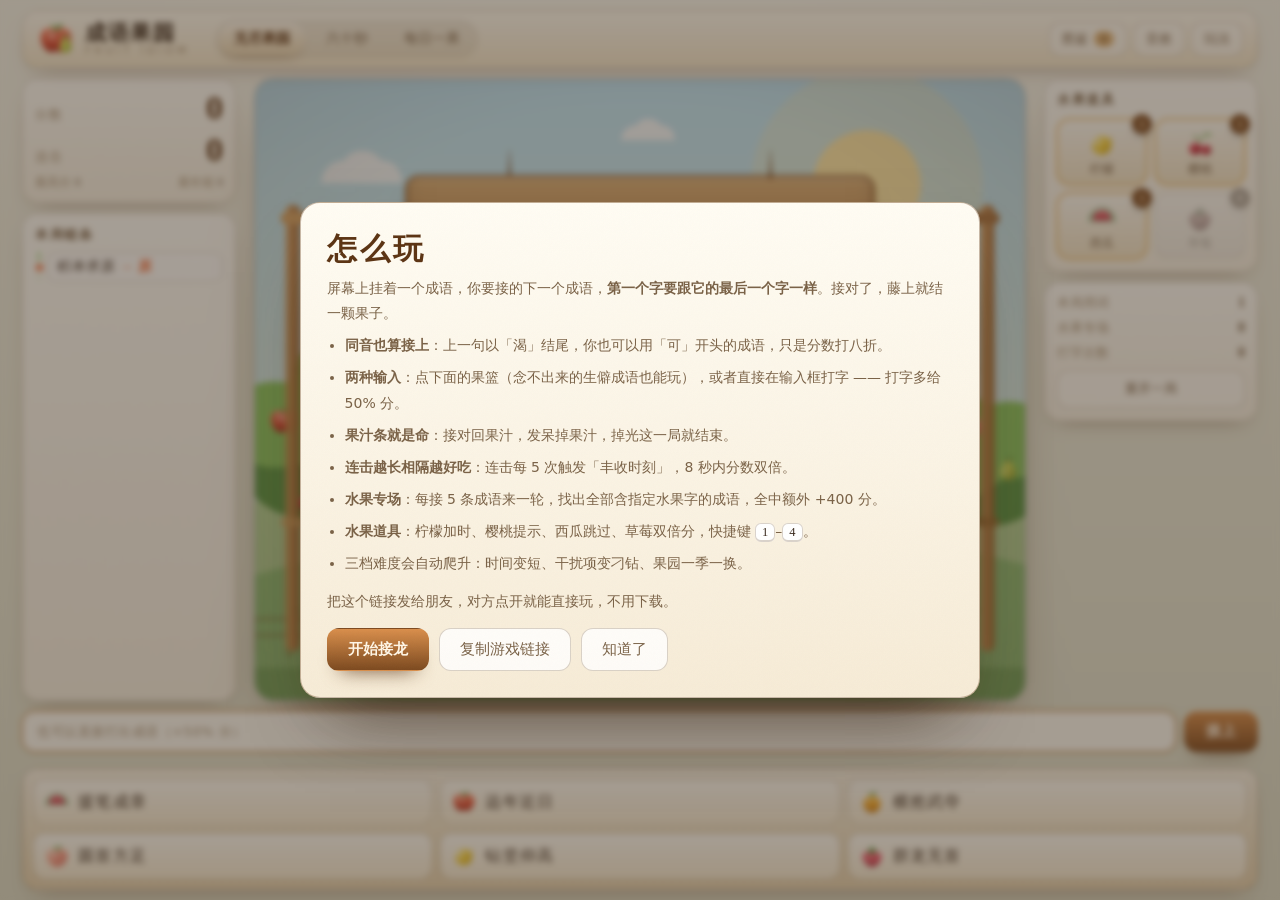
<file: index.html>
<!DOCTYPE html>
<html lang="zh-CN">
<head>
<meta charset="utf-8">
<meta name="viewport" content="width=device-width, initial-scale=1, viewport-fit=cover">
<title>成语果园 · 水果版成语接龙</title>
<meta name="theme-color" content="#f4e6c9">
<meta name="description" content="接对一个成语，藤上就结一颗果子。点开就能玩，不用下载、不用登录，手机电脑都行。">
<meta name="format-detection" content="telephone=no,email=no,address=no">
<meta name="apple-mobile-web-app-capable" content="yes">
<meta name="mobile-web-app-capable" content="yes">
<meta name="apple-mobile-web-app-title" content="成语果园">
<meta property="og:type" content="website">
<meta property="og:title" content="成语果园 · 水果版成语接龙">
<meta property="og:description" content="接对一个成语，藤上就结一颗果子。点开就能玩。">
<meta property="og:image" content="https://liaoli-hero.github.io/idiom-orchard/icon.png">
<meta property="og:url" content="https://liaoli-hero.github.io/idiom-orchard/">
<link rel="icon" href="data:image/svg+xml,%3Csvg xmlns='http://www.w3.org/2000/svg' viewBox='0 0 100 100'%3E%3Cpath d='M50 30c-8-11-31-13-38 4-8 20 6 44 20 50 6 3 11-2 18-2s12 5 18 2c14-6 28-30 20-50-7-17-30-15-38-4z' fill='%23e4543a'/%3E%3Cpath d='M50 26c1-9 7-15 17-16-1 10-7 16-17 16z' fill='%235c9c3f'/%3E%3Cpath d='M50 30c0-6 1-9 3-13' stroke='%237d4a20' stroke-width='3.4' fill='none' stroke-linecap='round'/%3E%3C/svg%3E">
<link rel="apple-touch-icon" href="./icon.png">
<style>
/* 成语果园 · 样式
   风格：手绘果园木牌 + 藤蔓生长（暖奶油纸 + 木色 + 果实高饱和点缀）
*/
:root {
  --paper: #fdf5e3;
  --paper-2: #f4e6c9;
  --paper-3: #ead7b4;
  --ink: #3a2a1d;
  --ink-soft: #7a6247;
  --ink-faint: #a89275;
  --wood: #c1854a;
  --wood-dark: #7d4a20;
  --wood-deep: #5c3414;
  --wood-light: #e0b478;
  --gold: #e8a63c;
  --juice: #f2703e;
  --juice-warn: #e0483f;
  --line: rgba(122, 98, 71, .28);
  --shadow-soft: 0 10px 22px -14px rgba(92, 52, 20, .6);
  --shadow-deep: 0 26px 46px -24px rgba(92, 52, 20, .7);
  --ease: cubic-bezier(.16, 1, .3, 1);
  --ease-soft: cubic-bezier(.4, 0, .2, 1);
  --font-hand: "Kaiti SC", "STKaiti", "KaiTi", "楷体", "Songti SC", "SimSun", serif;
  --font-ui: "PingFang SC", "Hiragino Sans GB", "Microsoft YaHei", "Source Han Sans SC", "Noto Sans SC", system-ui, -apple-system, "Segoe UI", sans-serif;
  --font-num: Georgia, "Times New Roman", "Songti SC", serif;
  --noise: url("data:image/svg+xml,%3Csvg xmlns='http://www.w3.org/2000/svg' width='140' height='140'%3E%3Cfilter id='n'%3E%3CfeTurbulence type='fractalNoise' baseFrequency='.85' numOctaves='2' stitchTiles='stitch'/%3E%3C/filter%3E%3Crect width='140' height='140' filter='url(%23n)' opacity='.5'/%3E%3C/svg%3E");
}

/* 四季：只换环境色，水果保持可识别的原色 */
body.season-spring {
  --sky: url(#g-sky-spring);
  --sky-fallback: #cfe9f5;
  --sun: #ffe9a8;
  --hill-far: #b8d99a;
  --hill-mid: #93c67a;
  --ground: #7ab063;
  --leaf-1: #8ccb62;
  --leaf-2: #5a9a45;
  --season-accent: #ffb6c9;
}
body.season-summer {
  --sky-fallback: #a9dcf2;
  --sun: #fff1b0;
  --hill-far: #9fd27f;
  --hill-mid: #74b45c;
  --ground: #5f9c4c;
  --leaf-1: #6fbb4b;
  --leaf-2: #3f8034;
  --season-accent: #9be07a;
}
body.season-autumn {
  --sky-fallback: #bcd8ec;
  --sun: #ffe0a0;
  --hill-far: #d6d59c;
  --hill-mid: #a6ba74;
  --ground: #8a9e58;
  --leaf-1: #e8a94d;
  --leaf-2: #cb7429;
  --season-accent: #ffca6a;
}
body.season-winter {
  --sky-fallback: #d7e6f2;
  --sun: #f4f7fb;
  --hill-far: #dbe7f0;
  --hill-mid: #c3d5e3;
  --ground: #b8cbd9;
  --leaf-1: #9fc2b4;
  --leaf-2: #6f9a8c;
  --season-accent: #bcd8ee;
}

* { box-sizing: border-box; }
html, body { height: 100%; }
html { overflow-x: hidden; overflow-x: clip; }
body {
  margin: 0;
  font-family: var(--font-ui);
  color: var(--ink);
  background: #eceadd;
  background-image:
    radial-gradient(120% 80% at 50% -10%, #fbfaf1 0%, rgba(251, 250, 241, 0) 60%),
    linear-gradient(180deg, #f3f2e6, #e6e6d4 62%, #dcdcc8);
  overflow: hidden;
  overflow-x: hidden;
  overflow-x: clip;
  touch-action: manipulation;
  overscroll-behavior-y: none;
  -webkit-font-smoothing: antialiased;
  -webkit-tap-highlight-color: transparent;
}
button, .tag, .item, .mode, .tool, .sign, .basket, .items, .stage { -webkit-touch-callout: none; user-select: none; }
.typerow input, .book-search { -webkit-user-select: text; user-select: text; }
button, input { font: inherit; color: inherit; }
button { cursor: pointer; }
h3 { margin: 0; font-size: 13px; font-weight: 700; letter-spacing: .12em; color: var(--ink-soft); }

/* ---------- 布局 ---------- */
.app {
  height: 100vh;
  height: 100dvh; /* 老内核不认 dvh 时用上一行 vh 兜底 */
  display: grid;
  grid-template-rows: auto minmax(0, 1fr) auto;
  gap: 10px;
  padding: 10px clamp(10px, 2vw, 22px) calc(10px + env(safe-area-inset-bottom));
  max-width: 1440px;
  width: 100%;
  margin: 0 auto;
}

.topbar {
  display: flex;
  align-items: center;
  gap: clamp(10px, 2vw, 26px);
  padding: 8px 14px;
  border-radius: 16px;
  background: linear-gradient(180deg, rgba(255, 252, 243, .92), rgba(244, 230, 201, .92));
  border: 1px solid var(--line);
  box-shadow: var(--shadow-soft);
  position: relative;
  z-index: 5;
}
.brand { display: flex; align-items: center; gap: 10px; min-width: 0; }
.brand-mark { width: 38px; height: 38px; flex: none; display: grid; place-items: center; }
.brand-mark svg { width: 100%; height: 100%; }
.brand-text { display: flex; flex-direction: column; line-height: 1.05; }
.brand-text b { font-family: var(--font-hand); font-size: 21px; letter-spacing: .08em; }
.brand-text i { font-style: normal; font-size: 10.5px; letter-spacing: .34em; color: var(--ink-faint); }

.modes { display: flex; gap: 6px; padding: 4px; border-radius: 999px; background: rgba(122, 98, 71, .1); }
.mode {
  border: 0; background: transparent; padding: 7px 15px; border-radius: 999px;
  font-size: 13.5px; color: var(--ink-soft); transition: background .25s var(--ease), color .25s var(--ease), transform .25s var(--ease);
}
.mode:hover { color: var(--ink); }
.mode[aria-selected="true"] {
  background: linear-gradient(180deg, #fff8ea, var(--paper-3));
  color: var(--wood-deep);
  box-shadow: 0 6px 12px -8px rgba(92, 52, 20, .8), inset 0 1px 0 #fff;
  font-weight: 700;
}
.tools { margin-left: auto; display: flex; gap: 6px; }
.tool {
  border: 1px solid var(--line); background: rgba(255, 253, 246, .7);
  border-radius: 11px; padding: 7px 12px; font-size: 13px; color: var(--ink-soft);
  transition: transform .2s var(--ease), background .2s var(--ease);
}
.tool:hover { transform: translateY(-2px); background: #fffdf6; }
.tool .badge {
  margin-left: 6px; font-family: var(--font-num); font-size: 12px;
  background: var(--wood-light); color: #4a2b0d; border-radius: 999px; padding: 1px 7px;
}
.tool[aria-pressed="false"] { opacity: .55; text-decoration: line-through; }

.board {
  display: grid;
  grid-template-columns: 214px minmax(0, 1fr) 214px;
  gap: clamp(8px, 1.4vw, 18px);
  min-height: 0;
}
.rail { display: flex; flex-direction: column; gap: 10px; min-height: 0; }
.panel {
  background: linear-gradient(180deg, rgba(255, 254, 249, .96), rgba(247, 241, 227, .96));
  border: 1px solid var(--line);
  border-radius: 16px;
  padding: 12px;
  box-shadow: var(--shadow-soft);
  position: relative;
}
.panel::after {
  content: ""; position: absolute; inset: 0; border-radius: inherit;
  background-image: var(--noise); opacity: .035; pointer-events: none;
}

/* 数字与统计 */
.stat-panel { display: flex; flex-direction: column; gap: 8px; }
.stat { display: flex; align-items: baseline; justify-content: space-between; gap: 6px; }
.stat > span { font-size: 12.5px; color: var(--ink-faint); letter-spacing: .1em; }
.stat > b {
  font-family: var(--font-num); font-size: clamp(26px, 3vw, 34px); line-height: 1;
  color: var(--wood-deep); font-variant-numeric: tabular-nums;
}
.stat > b.pulse { animation: numPulse .5s var(--ease); }
.combo-wrap { position: relative; }
.combo-wrap.hot > b { color: var(--juice); text-shadow: 0 0 18px rgba(242, 112, 62, .5); }
.stat-line { display: flex; justify-content: space-between; font-size: 11.5px; color: var(--ink-faint); }
.stat-line i { font-style: normal; font-family: var(--font-num); color: var(--ink-soft); }

.chain-panel { flex: 1; min-height: 0; display: flex; flex-direction: column; gap: 8px; }
.chain { list-style: none; margin: 0; padding: 0 0 0 12px; overflow-y: auto; display: flex; flex-direction: column; gap: 6px; position: relative; }
.chain::before {
  content: ""; position: absolute; left: 3px; top: 0; bottom: 0; width: 2px;
  background: linear-gradient(180deg, var(--leaf-1), rgba(140, 203, 98, .1));
}
.chain li {
  position: relative; font-family: var(--font-hand); font-size: 14px; letter-spacing: .04em;
  background: rgba(255, 255, 255, .6); border: 1px solid var(--line); border-radius: 9px;
  padding: 5px 9px; animation: chipIn .45s var(--ease) backwards;
}
.chain li::before {
  content: ""; position: absolute; left: -12px; top: 50%; width: 7px; height: 7px; margin-top: -3.5px;
  border-radius: 50%; background: var(--juice); box-shadow: 0 0 0 2px rgba(255, 255, 255, .8);
}
.chain li em { font-style: normal; color: var(--juice); font-weight: 700; }
.chain li.homo em { color: #a9791f; }
.chain li.fresh { animation: chipIn .45s var(--ease), chipGlow 1.1s var(--ease); }

/* ---------- 舞台 ---------- */
.stage {
  position: relative;
  border-radius: 20px;
  overflow: hidden;
  border: 1px solid rgba(92, 52, 20, .3);
  box-shadow: var(--shadow-deep), inset 0 1px 0 rgba(255, 255, 255, .6);
  min-height: 0;
  background: var(--sky-fallback);
}
.scenery, .scenery svg { position: absolute; top: 0; left: 0; right: 0; bottom: 0; inset: 0; width: 100%; height: 100%; }
.fx { position: absolute; top: 0; left: 0; right: 0; bottom: 0; inset: 0; width: 100%; height: 100%; pointer-events: none; z-index: 6; }
.floaties { position: absolute; inset: 0; pointer-events: none; z-index: 7; overflow: hidden; }
body.season-spring .sky { fill: url(#g-sky-spring); }
body.season-summer .sky { fill: url(#g-sky-summer); }
body.season-autumn .sky { fill: url(#g-sky-autumn); }
body.season-winter .sky { fill: url(#g-sky-winter); }
.cloud { animation: drift 46s linear infinite; }
.cloud-b { animation-duration: 68s; animation-delay: -12s; }
.cloud-c { animation-duration: 84s; animation-delay: -30s; }
.sun-glow { animation: breathe 7s ease-in-out infinite; }
.tree .canopy { transform-origin: 0 -140px; animation: sway 6.5s ease-in-out infinite; }
.tree-right .canopy { animation-duration: 8.5s; animation-delay: -2s; }
.tree-fruit { animation: sway 6.5s ease-in-out infinite; }

/* 藤蔓层 */
.vine-layer { position: absolute; inset: 0; width: 100%; height: 100%; z-index: 3; overflow: visible; }
.vine-halo { fill: none; stroke: #3f6f2c; stroke-width: 6.5; stroke-linecap: round; opacity: .3; }
.vine-seg { fill: none; stroke: #6dbd45; stroke-width: 3.6; stroke-linecap: round; }
.vine-seg.wet { stroke-dasharray: 110; stroke-dashoffset: 110; animation: draw 0.46s var(--ease) forwards; }
.vine-halo.wet { stroke-dasharray: 110; stroke-dashoffset: 110; animation: draw 0.46s var(--ease) forwards; }
.vine-fruit { animation: fruitPop .6s var(--ease) backwards; transform-box: fill-box; transform-origin: center; }
.vine-leaf { opacity: .95; }

/* 木牌 */
.sign {
  position: absolute; left: 50%; top: 15.5%; transform: translateX(-50%);
  width: min(74%, 470px);
  z-index: 5;
  animation: signSway 7s ease-in-out infinite;
}
.sign::before, .sign::after {
  content: ""; position: absolute; top: -26px; width: 2.5px; height: 30px;
  background: linear-gradient(180deg, rgba(92, 52, 20, .1), var(--wood-dark));
  transform-origin: top center;
}
.sign::before { left: 22%; }
.sign::after { right: 22%; }
.sign-board {
  position: relative;
  border-radius: 14px;
  padding: clamp(14px, 2.4vw, 22px) clamp(16px, 2.6vw, 26px);
  background:
    repeating-linear-gradient(92deg, rgba(255, 255, 255, .07) 0 2px, rgba(92, 52, 20, .07) 2px 5px),
    linear-gradient(180deg, var(--wood-light), var(--wood) 55%, #a4682f);
  border: 2px solid #8a5626;
  box-shadow: 0 18px 30px -18px rgba(60, 30, 5, .85), inset 0 2px 0 rgba(255, 255, 255, .35), inset 0 -6px 14px rgba(92, 52, 20, .35);
}
.sign-board::after {
  content: ""; position: absolute; inset: 6px; border-radius: 9px; border: 1px dashed rgba(255, 255, 255, .22); pointer-events: none;
}
.sign-word {
  font-family: var(--font-hand);
  font-size: clamp(30px, 5.4vw, 54px);
  letter-spacing: .12em;
  color: #43301a;
  text-align: center;
  text-shadow: 0 1px 0 rgba(255, 255, 255, .45), 0 -1px 0 rgba(0, 0, 0, .12);
  white-space: nowrap;
  overflow: hidden;
  text-overflow: ellipsis;
}
.sign.fruit .sign-word { white-space: normal; }
.sign.fruit .sign-board { padding: clamp(12px, 2vw, 18px) clamp(12px, 2vw, 20px); }
.sign.fruit .sign-note { display: none; }
.sign-note {
  margin-top: 6px; text-align: center; font-size: 12.5px; letter-spacing: .1em;
  color: rgba(67, 48, 26, .72);
}
.sign.flash-ok { animation: signOk .5s var(--ease); }
.sign.flash-bad { animation: signBad .42s var(--ease); }

/* 接龙字徽章 */
.chain-char {
  position: absolute; right: -12px; bottom: -26px;
  display: flex; align-items: center; gap: 6px;
  padding: 6px 12px 6px 10px;
  border-radius: 999px;
  background: linear-gradient(180deg, #fff7e6, #f3dfba);
  border: 1.5px solid rgba(92, 52, 20, .4);
  box-shadow: 0 10px 18px -12px rgba(60, 30, 5, .9);
}
.chain-char::before {
  content: ""; width: 22px; height: 22px; flex: none; border-radius: 50%;
  background: radial-gradient(circle at 32% 28%, #ffd9a3, var(--gold) 60%, #c1761a);
  box-shadow: inset 0 -2px 3px rgba(122, 60, 0, .5);
}
.cc-char { font-family: var(--font-hand); font-size: 25px; line-height: 1; color: var(--wood-deep); }
.cc-py { font-family: var(--font-num); font-size: 12px; color: var(--ink-faint); letter-spacing: .04em; }
.chain-char.bump { animation: ccBump .45s var(--ease); }

/* 果汁条 */
.hud {
  position: absolute; left: 50%; transform: translateX(-50%);
  bottom: 14px; width: min(76%, 540px); z-index: 5;
  display: flex; align-items: center; gap: 10px;
}
.juice {
  position: relative; flex: 1; height: 26px; border-radius: 999px;
  background: rgba(255, 252, 244, .82);
  border: 1.5px solid rgba(92, 52, 20, .38);
  box-shadow: inset 0 2px 5px rgba(92, 52, 20, .22);
  overflow: hidden;
}
.juice-fill {
  position: absolute; top: 0; bottom: 0; left: 0; inset: 0 auto 0 0; width: 100%;
  background: linear-gradient(180deg, #ffc06a, var(--juice) 55%, #d84f26);
  border-radius: 999px;
  transition: width .28s linear, background .4s var(--ease);
}
.juice-fill::after {
  content: ""; position: absolute; inset: 3px 6px auto 8px; height: 5px; border-radius: 999px;
  background: rgba(255, 255, 255, .42);
}
.juice.low .juice-fill { background: linear-gradient(180deg, #ff8a6b, var(--juice-warn) 60%, #9e2118); }
.juice.low { animation: lowPulse 0.9s ease-in-out infinite; }
.juice-text {
  position: absolute; right: 10px; top: 50%; transform: translateY(-50%);
  font-size: 11.5px; letter-spacing: .16em; color: rgba(60, 30, 5, .68);
  font-variant-numeric: tabular-nums;
}

/* 舞台上的浮字与横幅 */
.float {
  position: absolute; font-family: var(--font-num); font-weight: 700;
  color: #fff6e2; text-shadow: 0 2px 0 rgba(140, 60, 10, .65), 0 0 22px rgba(255, 190, 90, .8);
  pointer-events: none; animation: floatUp 1.1s var(--ease) forwards;
}
.float small { font-size: .5em; letter-spacing: .1em; margin-left: .35em; font-family: var(--font-ui); }

.toast {
  position: absolute; left: 50%; bottom: 56px; transform: translateX(-50%) translateY(10px);
  background: rgba(58, 42, 29, .9); color: #fff4e0; font-size: 13px; letter-spacing: .06em;
  padding: 8px 15px; border-radius: 11px; opacity: 0; pointer-events: none; z-index: 8;
  transition: opacity .3s var(--ease), transform .3s var(--ease);
  max-width: 86%; text-align: center;
}
.toast.on { opacity: 1; transform: translateX(-50%) translateY(0); }
.toast.bad { background: rgba(150, 40, 30, .92); }
.toast.good { background: rgba(70, 110, 40, .92); }

.banner {
  position: absolute; left: 50%; top: 5px; transform: translate(-50%, -130%) rotate(-2deg);
  z-index: 9; padding: 9px 22px; border-radius: 0 0 14px 14px;
  background: linear-gradient(180deg, #fff3d6, var(--gold));
  border: 2px solid #b47a18;
  font-family: var(--font-hand); font-size: 19px; letter-spacing: .16em; color: #5a3a08;
  box-shadow: 0 14px 24px -16px rgba(60, 30, 5, .9);
  transition: transform .5s var(--ease);
  max-width: 84%; text-align: center;
}
.banner.on { transform: translate(-50%, 0) rotate(-2deg); }

/* 水果专场 */
.stage.fruit-mode { background: linear-gradient(180deg, #ffe9c2, #ffd39a); }
.stage.fruit-mode .scenery { opacity: .58; filter: saturate(.5) brightness(1.06); }
.stage.fruit-mode .vine-layer { opacity: .8; }
.fruit-hero { display: flex; align-items: center; gap: 14px; justify-content: center; }
.fruit-hero > svg { width: clamp(50px, 9vw, 82px); height: clamp(50px, 9vw, 82px); flex: none; animation: heroBob 2.4s ease-in-out infinite; }
.fruit-hero .hero-text { text-align: left; }
.fruit-hero .hero-title { display: block; font-family: var(--font-hand); font-size: clamp(19px, 2.9vw, 27px); color: var(--wood-deep); line-height: 1.25; }
.fruit-hero .hero-sub { font-size: 12.5px; color: var(--ink-soft); letter-spacing: .08em; margin-top: 4px; }
.dots { display: inline-flex; gap: 5px; margin-left: 8px; vertical-align: middle; }
.dots i { width: 9px; height: 9px; border-radius: 50%; background: rgba(92, 52, 20, .22); }
.dots i.on { background: var(--juice); box-shadow: 0 0 0 2px rgba(255, 255, 255, .7); }

/* ---------- 道具 ---------- */
.items-panel { display: flex; flex-direction: column; gap: 10px; }
.items { display: grid; grid-template-columns: 1fr 1fr; gap: 8px; }
.item {
  position: relative; display: flex; flex-direction: column; align-items: center; gap: 3px;
  padding: 9px 4px 7px; border-radius: 13px; border: 1px solid var(--line);
  background: linear-gradient(180deg, #fffdf6, #f3e5c8);
  transition: transform .22s var(--ease), box-shadow .22s var(--ease), filter .22s var(--ease);
}
.item:hover:not(:disabled) { transform: translateY(-3px); box-shadow: 0 12px 18px -14px rgba(92, 52, 20, .9); }
.item:disabled { filter: grayscale(.75) opacity(.5); cursor: not-allowed; }
.item svg { width: 30px; height: 30px; }
.item span { font-size: 11.5px; color: var(--ink-soft); letter-spacing: .04em; }
.item b {
  position: absolute; top: -6px; right: -6px; min-width: 20px; height: 20px; padding: 0 5px;
  border-radius: 999px; background: var(--wood-dark); color: #ffeccd;
  font-family: var(--font-num); font-size: 12px; display: grid; place-items: center;
  box-shadow: 0 4px 8px -4px rgba(0, 0, 0, .6);
}
.item.ready { border-color: rgba(232, 166, 60, .9); box-shadow: 0 0 0 2px rgba(232, 166, 60, .25); }

.mini-panel { display: flex; flex-direction: column; gap: 8px; }
.mini-row { display: flex; justify-content: space-between; font-size: 12.5px; color: var(--ink-faint); }
.mini-row b { font-family: var(--font-num); color: var(--ink-soft); font-size: 14px; }
.btn-ghost {
  border: 1px solid var(--line); background: rgba(255, 253, 246, .8); border-radius: 11px;
  padding: 9px; font-size: 13px; color: var(--ink-soft);
  transition: transform .2s var(--ease), background .2s var(--ease);
}
.btn-ghost:hover { transform: translateY(-2px); background: #fffdf6; color: var(--ink); }

/* ---------- 底部：打字 + 果篮 ---------- */
.console { display: flex; flex-direction: column; gap: 8px; position: relative; z-index: 5; }
.typerow { display: flex; gap: 8px; position: relative; align-items: center; }
.typerow input {
  flex: 1; min-width: 0; border: 1.5px solid var(--line); border-radius: 13px;
  padding: 11px 14px; background: rgba(255, 253, 246, .94); font-size: 15px;
  font-family: var(--font-hand); letter-spacing: .06em; outline: none;
  transition: border-color .2s var(--ease), box-shadow .2s var(--ease);
}
.typerow input:focus { border-color: var(--wood); box-shadow: 0 0 0 3px rgba(193, 133, 74, .18); }
.typerow input::placeholder { color: var(--ink-faint); font-family: var(--font-ui); font-size: 13px; letter-spacing: .04em; }
.btn-go {
  border: 0; border-radius: 13px; padding: 11px 22px; font-size: 15px; font-weight: 700;
  color: #fff6e6; background: linear-gradient(180deg, #d98f4c, var(--wood-dark));
  box-shadow: 0 10px 18px -12px rgba(92, 52, 20, .95), inset 0 1px 0 rgba(255, 255, 255, .3);
  transition: transform .18s var(--ease), filter .18s var(--ease);
}
.btn-go:hover { transform: translateY(-2px); filter: brightness(1.06); }
.btn-go:active { transform: translateY(1px) scale(.99); }
.suggest {
  position: absolute; left: 0; right: 92px; bottom: calc(100% + 8px);
  background: rgba(255, 253, 246, .98); border: 1px solid var(--line); border-radius: 13px;
  box-shadow: var(--shadow-deep); padding: 6px; z-index: 12; max-height: 232px; overflow: auto;
}
.suggest button {
  display: flex; width: 100%; gap: 10px; align-items: baseline; justify-content: space-between;
  border: 0; background: transparent; padding: 8px 10px; border-radius: 9px;
  font-family: var(--font-hand); font-size: 16px; letter-spacing: .06em; text-align: left;
}
.suggest button:hover, .suggest button.sel { background: rgba(193, 133, 74, .16); }
.suggest small { font-family: var(--font-num); font-size: 11px; color: var(--ink-faint); }
.suggest .sug-ok { color: var(--leaf-2); }

.basket {
  display: grid; grid-template-columns: repeat(3, minmax(0, 1fr)); gap: 8px;
  padding: 10px; border-radius: 16px;
  background:
    repeating-linear-gradient(90deg, rgba(92, 52, 20, .08) 0 2px, rgba(92, 52, 20, .02) 2px 9px),
    linear-gradient(180deg, rgba(255, 250, 236, .96), rgba(233, 214, 178, .96));
  border: 1px solid rgba(92, 52, 20, .3);
  box-shadow: inset 0 1px 0 rgba(255, 255, 255, .7), var(--shadow-soft);
}
.tag {
  position: relative; display: flex; align-items: center; gap: 8px;
  border: 1px solid var(--line); border-radius: 12px; padding: 9px 10px;
  background: linear-gradient(180deg, #fffdf6, #f7ecd4);
  font-family: var(--font-hand); font-size: 16px; letter-spacing: .08em; color: var(--ink);
  transition: transform .18s var(--ease), box-shadow .22s var(--ease), background .22s var(--ease);
  text-align: left; overflow: hidden;
}
.tag svg { width: 26px; height: 26px; flex: none; transition: transform .3s var(--ease); }
.tag:hover { transform: translateY(-3px); box-shadow: 0 14px 20px -14px rgba(92, 52, 20, .9); background: #fffef9; }
.tag:hover svg { transform: scale(1.12) rotate(-6deg); }
.tag:active { transform: translateY(0) scale(.99); }
.tag.hint { box-shadow: 0 0 0 2.5px rgba(232, 166, 60, .85), 0 10px 18px -12px rgba(232, 166, 60, .9); }
.tag.hint::after {
  content: "可以接"; position: absolute; top: 4px; right: 6px; font-family: var(--font-ui);
  font-size: 10px; color: #a9791f; letter-spacing: .04em;
}
.tag.used { opacity: .45; }
.tag.picked { animation: tagGo .42s var(--ease) forwards; }
.tag.wrongpick { animation: shake .42s var(--ease); background: #ffe6e2; border-color: #d8574a; }
.tag.correct { animation: tagOk .5s var(--ease); background: #eaf7dd; border-color: #6aa84f; }
.tag[disabled] { cursor: default; }

.fruitbar { display: flex; flex-direction: column; gap: 8px; }
.fruitbar .mini-row {
  justify-content: center; font-size: 13px; font-weight: 600; letter-spacing: .06em; color: #5a3a08;
  background: linear-gradient(180deg, #fff3d6, #f0d79b);
  border: 1.5px solid #c79a4a; border-radius: 12px; padding: 7px 12px;
  box-shadow: 0 8px 14px -12px rgba(92, 52, 20, .9);
}
.fruitbar .basket { background: linear-gradient(180deg, rgba(255, 245, 225, .97), rgba(250, 226, 186, .97)); }

/* ---------- 弹层 ---------- */
.overlay {
  position: fixed; top: 0; left: 0; right: 0; bottom: 0; inset: 0; z-index: 40; display: grid; place-items: center;
  background: rgba(58, 42, 29, .45); backdrop-filter: blur(3px);
  padding: 18px; animation: fade .25s var(--ease);
}
.overlay[hidden] { display: none; }
.sheet {
  width: min(680px, 100%); max-height: min(86dvh, 760px); overflow: auto;
  background: linear-gradient(180deg, #fffcf3, #f6ebd6);
  border: 1.5px solid rgba(92, 52, 20, .34); border-radius: 20px;
  box-shadow: 0 40px 70px -30px rgba(40, 20, 4, .7);
  padding: clamp(16px, 3vw, 26px);
  animation: sheetIn .4s var(--ease);
  position: relative;
}
.sheet::after {
  content: ""; position: absolute; inset: 0; border-radius: inherit; background-image: var(--noise);
  opacity: .04; pointer-events: none;
}
.sheet h2 {
  font-family: var(--font-hand); font-size: clamp(22px, 3.4vw, 30px); margin: 0 0 4px;
  letter-spacing: .1em; color: var(--wood-deep);
}
.sheet p, .sheet li { font-size: 14px; line-height: 1.85; color: var(--ink-soft); margin: 6px 0; }
.sheet ul { padding-left: 1.1em; margin: 6px 0; }
.sheet kbd {
  font-family: var(--font-num); background: #fff; border: 1px solid var(--line);
  border-bottom-width: 2px; border-radius: 6px; padding: 1px 6px; font-size: 12.5px; color: var(--ink);
}
.sheet .row { display: flex; gap: 10px; flex-wrap: wrap; margin-top: 14px; }
.btn-primary, .btn-secondary {
  border-radius: 12px; padding: 11px 20px; font-size: 14.5px; border: 1px solid transparent;
  transition: transform .18s var(--ease), filter .18s var(--ease);
}
.btn-primary {
  background: linear-gradient(180deg, #d98f4c, var(--wood-dark)); color: #fff6e6; font-weight: 700;
  box-shadow: 0 12px 20px -14px rgba(92, 52, 20, 1);
}
.btn-secondary { background: rgba(255, 255, 255, .8); border-color: var(--line); color: var(--ink-soft); }
.btn-primary:hover, .btn-secondary:hover { transform: translateY(-2px); }

.score-grid { display: grid; grid-template-columns: repeat(auto-fit, minmax(112px, 1fr)); gap: 10px; margin: 14px 0; }
.score-cell {
  background: rgba(255, 255, 255, .7); border: 1px solid var(--line); border-radius: 14px; padding: 10px 12px;
}
.score-cell span { display: block; font-size: 11.5px; letter-spacing: .12em; color: var(--ink-faint); }
.score-cell b { font-family: var(--font-num); font-size: 25px; color: var(--wood-deep); font-variant-numeric: tabular-nums; }
.ach-list { display: grid; grid-template-columns: repeat(auto-fill, minmax(180px, 1fr)); gap: 8px; margin-top: 10px; }
.ach {
  display: flex; gap: 9px; align-items: flex-start; padding: 9px 11px; border-radius: 12px;
  border: 1px solid var(--line); background: rgba(255, 255, 255, .58);
}
.ach svg { width: 26px; height: 26px; flex: none; filter: grayscale(1); opacity: .35; }
.ach.got { background: #fff8e6; border-color: rgba(232, 166, 60, .6); }
.ach.got svg { filter: none; opacity: 1; }
.ach b { display: block; font-size: 13.5px; }
.ach i { font-style: normal; font-size: 11.5px; color: var(--ink-faint); }
.book-search {
  width: 100%; border: 1.5px solid var(--line); border-radius: 12px; padding: 10px 12px; background: #fffdf7;
  font-family: var(--font-hand); font-size: 15px; letter-spacing: .06em; outline: none;
}
.book-list { display: flex; flex-wrap: wrap; gap: 6px; margin-top: 12px; max-height: 46dvh; overflow: auto; }
.book-list span {
  font-family: var(--font-hand); font-size: 15px; letter-spacing: .06em;
  background: rgba(255, 255, 255, .72); border: 1px solid var(--line); border-radius: 9px; padding: 5px 10px;
}

/* ---------- 动效 ---------- */
@keyframes drift { from { transform: translateX(-140px); } to { transform: translateX(760px); } }
@keyframes breathe { 0%, 100% { transform: scale(1); opacity: .22; } 50% { transform: scale(1.08); opacity: .32; } }
@keyframes sway { 0%, 100% { transform: rotate(-.5deg); } 50% { transform: rotate(.7deg); } }
@keyframes signSway { 0%, 100% { transform: translateX(-50%) rotate(-.35deg); } 50% { transform: translateX(-50%) rotate(.4deg); } }
@keyframes draw { to { stroke-dashoffset: 0; } }
@keyframes fruitPop {
  0% { transform: scale(.2) rotate(-24deg); opacity: 0; }
  62% { transform: scale(1.08) rotate(6deg); opacity: 1; }
  100% { transform: scale(1) rotate(0); opacity: 1; }
}
@keyframes chipIn { from { opacity: 0; transform: translateX(-10px); } to { opacity: 1; transform: none; } }
@keyframes chipGlow { 0% { box-shadow: 0 0 0 0 rgba(242, 112, 62, .55); } 100% { box-shadow: 0 0 0 14px rgba(242, 112, 62, 0); } }
@keyframes numPulse { 0% { transform: scale(1); } 40% { transform: scale(1.16); } 100% { transform: scale(1); } }
@keyframes ccBump { 0% { transform: scale(1); } 40% { transform: scale(1.1) rotate(-3deg); } 100% { transform: scale(1); } }
@keyframes signOk { 0% { transform: translateX(-50%) scale(1); } 35% { transform: translateX(-50%) scale(1.035) rotate(-.6deg); } 100% { transform: translateX(-50%) scale(1); } }
@keyframes signBad { 0%, 100% { transform: translateX(-50%) translateX(0); } 20% { transform: translateX(-50%) translateX(-9px) rotate(-1deg); } 55% { transform: translateX(-50%) translateX(8px) rotate(1deg); } }
@keyframes tagGo { to { opacity: 0; transform: translateY(-26px) scale(.9); } }
@keyframes tagOk { 0% { box-shadow: 0 0 0 0 rgba(106, 168, 79, .6); } 100% { box-shadow: 0 0 0 16px rgba(106, 168, 79, 0); } }
@keyframes shake { 0%, 100% { transform: translateX(0); } 25% { transform: translateX(-6px); } 60% { transform: translateX(5px); } }
@keyframes floatUp { 0% { opacity: 0; transform: translateY(6px) scale(.9); } 25% { opacity: 1; transform: translateY(-4px) scale(1.05); } 100% { opacity: 0; transform: translateY(-58px) scale(1); } }
@keyframes heroBob { 0%, 100% { transform: translateY(0) rotate(-2deg); } 50% { transform: translateY(-8px) rotate(3deg); } }
@keyframes lowPulse { 0%, 100% { box-shadow: inset 0 2px 5px rgba(92, 52, 20, .22); } 50% { box-shadow: inset 0 2px 5px rgba(92, 52, 20, .22), 0 0 0 3px rgba(224, 72, 63, .22); } }
@keyframes fade { from { opacity: 0; } to { opacity: 1; } }
@keyframes sheetIn { from { opacity: 0; transform: translateY(16px) scale(.98); } to { opacity: 1; transform: none; } }

/* ---------- 响应式 ---------- */
@media (max-width: 1080px) {
  .board { grid-template-columns: 176px minmax(0, 1fr) 176px; }
  .sign-word { letter-spacing: .08em; }
}
@media (max-width: 860px) {
  body { overflow-y: auto; overflow-x: clip; }
  .app { height: auto; min-height: 100vh; min-height: 100dvh; grid-template-rows: auto auto auto; }
  .board { display: flex; flex-direction: column; }
  .rail { flex-direction: row; gap: 8px; }
  .rail-l { order: 2; }
  .stage { order: 1; height: clamp(196px, 37dvh, 400px); min-height: 0; }
  .rail-r { order: 3; }
  .stat-panel { flex: 1; min-width: 0; }
  .rail-l .stat-panel { flex-direction: row; align-items: center; justify-content: space-around; gap: 10px; }
  .stat { flex-direction: column; align-items: center; gap: 1px; }
  .stat > span { font-size: 11px; letter-spacing: .06em; }
  .stat > b { font-size: 23px; }
  .stat-line { flex-direction: column; align-items: center; gap: 2px; font-size: 10.5px; }
  .chain-panel { display: none; }
  .items-panel { flex: 1; min-width: 0; }
  .items { grid-template-columns: repeat(4, 1fr); gap: 6px; }
  .items-panel { padding: 8px 9px; gap: 7px; }
  .item { padding: 6px 3px 5px; border-radius: 11px; }
  .item svg { width: 24px; height: 24px; }
  .item span { font-size: 10.5px; }
  .rail-l .panel, .rail-r .panel { padding: 9px 11px; }
  .mini-panel { display: none; }
  .console { position: -webkit-sticky; position: sticky; bottom: 0; padding-bottom: 6px; background: linear-gradient(180deg, rgba(239, 227, 203, 0), rgba(239, 227, 203, .96) 34%); }
  .basket { grid-template-columns: repeat(2, minmax(0, 1fr)); }
  .suggest { right: 0; }
  .brand-text i { display: none; }
  .sign { top: 12%; width: min(84%, 420px); }
}
@media (max-width: 620px) {
  .app { padding: 8px 8px calc(8px + env(safe-area-inset-bottom)); gap: 8px; }
  .topbar { flex-wrap: wrap; gap: 8px; padding: 8px 10px; }
  .modes { order: 3; width: 100%; justify-content: space-between; }
  .mode { flex: 1; text-align: center; padding: 7px 6px; font-size: 12.5px; }
  .brand-text b { font-size: 18px; }
  .tool { padding: 6px 9px; font-size: 12px; }
  .sign { width: 88%; top: 9%; }
  .sign-word { font-size: clamp(26px, 9vw, 40px); }
  .hud { left: 10px; right: 10px; bottom: 8px; }
  .hud { left: 50%; width: min(88%, 460px); }
  .juice { height: 22px; }
  .tag { font-size: 15px; padding: 8px 9px; }
  .tag svg { width: 22px; height: 22px; }
  .basket { padding: 8px; gap: 7px; }
  .tag { font-size: 14.5px; padding: 7px 9px; gap: 6px; }
  .typerow input { padding: 10px 12px; font-size: 14px; }
  .btn-go { padding: 10px 15px; font-size: 14px; }
}
@media (min-width: 861px) and (max-height: 720px) {
  .chain-panel { display: none; }
  .stage { min-height: 42dvh; }
}
@media (prefers-reduced-motion: reduce) {
  * { animation-duration: .001ms !important; animation-iteration-count: 1 !important; transition-duration: .001ms !important; }
  html { scroll-behavior: auto; }
}

</style>
</head>
<body class="season-spring" data-mode="endless">
<svg id="art-sprite" aria-hidden="true" focusable="false" style="position:absolute;width:0;height:0;overflow:hidden"><defs><linearGradient id="g-red" x1="0" y1="0" x2="0" y2="1"><stop offset="0" stop-color="#ff8a6b"/><stop offset=".55" stop-color="#e4543a"/><stop offset="1" stop-color="#a82a1e"/></linearGradient><linearGradient id="g-straw" x1="0" y1="0" x2="0" y2="1"><stop offset="0" stop-color="#ff7d92"/><stop offset=".5" stop-color="#e8455f"/><stop offset="1" stop-color="#a01f38"/></linearGradient><linearGradient id="g-peach" x1="0" y1="0" x2="1" y2="1"><stop offset="0" stop-color="#ffd0b8"/><stop offset=".55" stop-color="#f79a86"/><stop offset="1" stop-color="#d9655a"/></linearGradient><linearGradient id="g-pear" x1="0" y1="0" x2="1" y2="1"><stop offset="0" stop-color="#e9f27e"/><stop offset=".5" stop-color="#cbd94f"/><stop offset="1" stop-color="#8b9a26"/></linearGradient><linearGradient id="g-orange" x1="0" y1="0" x2="0" y2="1"><stop offset="0" stop-color="#ffcb5c"/><stop offset=".6" stop-color="#f5a623"/><stop offset="1" stop-color="#c06f0c"/></linearGradient><linearGradient id="g-lemon" x1="0" y1="0" x2="1" y2="1"><stop offset="0" stop-color="#fff3a8"/><stop offset=".55" stop-color="#f6d13c"/><stop offset="1" stop-color="#c99f0c"/></linearGradient><linearGradient id="g-grape" x1="0" y1="0" x2="1" y2="1"><stop offset="0" stop-color="#b28ce8"/><stop offset=".5" stop-color="#8b5cc7"/><stop offset="1" stop-color="#4e2d80"/></linearGradient><linearGradient id="g-cherry" x1="0" y1="0" x2="1" y2="1"><stop offset="0" stop-color="#f0576b"/><stop offset=".5" stop-color="#cf2b3f"/><stop offset="1" stop-color="#7d1020"/></linearGradient><linearGradient id="g-blue" x1="0" y1="0" x2="1" y2="1"><stop offset="0" stop-color="#7f9bea"/><stop offset=".5" stop-color="#4a67c8"/><stop offset="1" stop-color="#26357a"/></linearGradient><radialGradient id="g-watermelon" cx=".5" cy=".12" r=".95"><stop offset="0" stop-color="#ff7a86"/><stop offset=".7" stop-color="#e6455a"/><stop offset="1" stop-color="#c32b41"/></radialGradient><linearGradient id="g-wood" x1="0" y1="0" x2="1" y2="0"><stop offset="0" stop-color="#d9a05b"/><stop offset=".45" stop-color="#c1854a"/><stop offset="1" stop-color="#a4682f"/></linearGradient><linearGradient id="g-trunk" x1="0" y1="0" x2="1" y2="0"><stop offset="0" stop-color="#9a6134"/><stop offset=".5" stop-color="#7d4a20"/><stop offset="1" stop-color="#5c3414"/></linearGradient><linearGradient id="g-sky-spring" x1="0" y1="0" x2="0" y2="1"><stop offset="0" stop-color="#bfe6f7"/><stop offset="1" stop-color="#eef7dc"/></linearGradient><linearGradient id="g-sky-summer" x1="0" y1="0" x2="0" y2="1"><stop offset="0" stop-color="#8fd4f2"/><stop offset="1" stop-color="#f0f8d6"/></linearGradient><linearGradient id="g-sky-autumn" x1="0" y1="0" x2="0" y2="1"><stop offset="0" stop-color="#9fc9e6"/><stop offset=".55" stop-color="#e6e3c4"/><stop offset="1" stop-color="#ffe6b8"/></linearGradient><linearGradient id="g-sky-winter" x1="0" y1="0" x2="0" y2="1"><stop offset="0" stop-color="#cfe0ef"/><stop offset="1" stop-color="#f6f8fb"/></linearGradient><radialGradient id="g-vignette" cx=".5" cy=".44" r=".8"><stop offset=".5" stop-color="#3a2a1d" stop-opacity="0"/><stop offset="1" stop-color="#3a2a1d" stop-opacity=".32"/></radialGradient></defs><symbol id="f-apple" viewBox="0 0 100 100"><path d="M50 30c-8-11-31-13-38 4-8 20 6 44 20 50 6 3 11-2 18-2s12 5 18 2c14-6 28-30 20-50-7-17-30-15-38-4z" fill="url(#g-red)"/><ellipse cx="38" cy="42" rx="8" ry="12" fill="#fff" opacity=".38" transform="rotate(-24 38 42)"/><path d="M50 30c0-6 1-9 3-13" stroke="#7d4a20" stroke-width="3.4" fill="none" stroke-linecap="round"/><path d="M50 26c1-9 7-15 17-16-1 10-7 16-17 16z" fill="#5c9c3f"/><path d="M50 26c-1-8-6-13-14-14 1 9 6 14 14 14z" fill="#79b657"/></symbol><symbol id="f-strawberry" viewBox="0 0 100 100"><path d="M50 92c-18 0-34-20-36-38-1-12 10-22 24-22h24c14 0 25 10 24 22-2 18-18 38-36 38z" fill="url(#g-straw)"/><g fill="#ffe9a8" opacity=".95"><ellipse cx="38" cy="52" rx="2.4" ry="3.4"/><ellipse cx="54" cy="48" rx="2.4" ry="3.4"/><ellipse cx="46" cy="64" rx="2.4" ry="3.4"/><ellipse cx="62" cy="60" rx="2.4" ry="3.4"/><ellipse cx="34" cy="68" rx="2.4" ry="3.4"/><ellipse cx="50" cy="78" rx="2.4" ry="3.4"/></g><path d="M30 34c4-8 12-12 20-12s16 4 20 12c-6 4-13 6-20 6s-14-2-20-6z" fill="#4f8a3a"/><path d="M50 22l2-10" stroke="#4f8a3a" stroke-width="4" stroke-linecap="round"/><ellipse cx="38" cy="60" rx="6" ry="10" fill="#fff" opacity=".22" transform="rotate(-18 38 60)"/></symbol><symbol id="f-peach" viewBox="0 0 100 100"><path d="M50 30c-6 0-12-6-22-6C15 24 8 40 10 55c3 22 22 37 40 37s37-15 40-37c2-15-5-31-18-31-10 0-16 6-22 6z" fill="url(#g-peach)"/><path d="M50 30c1 18 0 42-4 60" stroke="#e07a68" stroke-width="2.6" fill="none" opacity=".7"/><ellipse cx="38" cy="42" rx="8" ry="12" fill="#fff" opacity=".38" transform="rotate(-24 38 42)"/><path d="M50 30c0-6 1-9 3-13" stroke="#7d4a20" stroke-width="3.4" fill="none" stroke-linecap="round"/><path d="M50 26c1-9 7-15 17-16-1 10-7 16-17 16z" fill="#5c9c3f"/><path d="M50 26c-1-8-6-13-14-14 1 9 6 14 14 14z" fill="#79b657"/></symbol><symbol id="f-pear" viewBox="0 0 100 100"><path d="M50 90c-16 0-27-13-27-28 0-12 9-18 12-28 3-9 5-14 15-14s12 5 15 14c3 10 12 16 12 28 0 15-11 28-27 28z" fill="url(#g-pear)"/><ellipse cx="41" cy="62" rx="6" ry="12" fill="#fff" opacity=".3" transform="rotate(-12 41 62)"/><path d="M50 30c0-6 1-9 3-13" stroke="#7d4a20" stroke-width="3.4" fill="none" stroke-linecap="round"/><path d="M50 26c1-9 7-15 17-16-1 10-7 16-17 16z" fill="#5c9c3f"/><path d="M50 26c-1-8-6-13-14-14 1 9 6 14 14 14z" fill="#79b657"/></symbol><symbol id="f-orange" viewBox="0 0 100 100"><circle cx="50" cy="58" r="33" fill="url(#g-orange)"/><path d="M50 25c0-4 2-7 5-9" stroke="#8a5a1e" stroke-width="3" fill="none"/><ellipse cx="40" cy="74" rx="8" ry="6" fill="#fff" opacity=".18"/><ellipse cx="40" cy="46" rx="5" ry="7" fill="#fff" opacity=".45" transform="rotate(-24 40 46)"/><path d="M50 26c1-9 7-15 17-16-1 10-7 16-17 16z" fill="#5c9c3f"/><path d="M50 26c-1-8-6-13-14-14 1 9 6 14 14 14z" fill="#79b657"/></symbol><symbol id="f-lemon" viewBox="0 0 100 100"><path d="M22 72c-8-16-2-38 14-46 14-8 34-2 42 12 8 14 3 33-11 42-15 10-37 6-45-8z" fill="url(#g-lemon)"/><path d="M22 72c-4-6-4-10-2-16M78 26c4 6 4 10 2 16" stroke="#c99f0c" stroke-width="3" fill="none"/><ellipse cx="40" cy="46" rx="5" ry="7" fill="#fff" opacity=".45" transform="rotate(-24 40 46)"/><ellipse cx="36" cy="42" rx="7" ry="10" fill="#fff" opacity=".34" transform="rotate(-30 36 42)"/></symbol><symbol id="f-watermelon" viewBox="0 0 100 100"><path d="M8 62c0-26 19-45 42-45s42 19 42 45z" fill="#2f8f46"/><path d="M14 60c0-23 16-39 36-39s36 16 36 39z" fill="#f7f3e2"/><path d="M19 58c0-20 14-34 31-34s31 14 31 34z" fill="url(#g-watermelon)"/><g fill="#3a2b20" opacity=".85"><ellipse cx="34" cy="44" rx="2.6" ry="3.6" transform="rotate(-14 34 44)"/><ellipse cx="50" cy="38" rx="2.6" ry="3.6"/><ellipse cx="64" cy="46" rx="2.6" ry="3.6" transform="rotate(14 64 46)"/><ellipse cx="42" cy="55" rx="2.6" ry="3.6" transform="rotate(-8 42 55)"/><ellipse cx="58" cy="56" rx="2.6" ry="3.6" transform="rotate(8 58 56)"/></g><path d="M22 36c8-9 18-13 29-13" stroke="#fff" stroke-width="4" opacity=".3" fill="none" stroke-linecap="round"/></symbol><symbol id="f-grape" viewBox="0 0 100 100"><g fill="url(#g-grape)"><circle cx="38" cy="44" r="11"/><circle cx="58" cy="42" r="11"/><circle cx="48" cy="58" r="11"/><circle cx="34" cy="64" r="11"/><circle cx="62" cy="62" r="11"/><circle cx="48" cy="76" r="11"/><circle cx="48" cy="30" r="10"/></g><path d="M48 24c2-8 8-12 16-13" stroke="#7d4a20" stroke-width="3" fill="none" stroke-linecap="round"/><ellipse cx="66" cy="24" rx="10" ry="6" fill="#79b657" transform="rotate(20 66 24)"/><ellipse cx="40" cy="40" rx="3" ry="4" fill="#fff" opacity=".4"/><ellipse cx="50" cy="54" rx="3" ry="4" fill="#fff" opacity=".32"/></symbol><symbol id="f-cherry" viewBox="0 0 100 100"><path d="M52 40C54 26 62 18 74 16" stroke="#5c9c3f" stroke-width="3.6" fill="none" stroke-linecap="round"/><path d="M46 42C42 30 36 24 28 20" stroke="#5c9c3f" stroke-width="3.6" fill="none" stroke-linecap="round"/><circle cx="34" cy="66" r="20" fill="url(#g-cherry)"/><circle cx="70" cy="70" r="17" fill="url(#g-cherry)"/><ellipse cx="27" cy="58" rx="4.5" ry="6" fill="#fff" opacity=".4" transform="rotate(-24 27 58)"/><ellipse cx="64" cy="63" rx="4" ry="5.5" fill="#fff" opacity=".36" transform="rotate(-24 64 63)"/><path d="M68 22c6-6 15-8 22-6-4 7-13 10-22 6z" fill="#79b657"/></symbol><symbol id="f-blueberry" viewBox="0 0 100 100"><g fill="url(#g-blue)"><circle cx="38" cy="60" r="19"/><circle cx="61" cy="52" r="16"/><circle cx="66" cy="72" r="14"/></g><g fill="#dfe6ff" opacity=".55"><path d="M38 52l3 4 5 1-4 3 1 5-5-3-4 3 1-5-4-3 5-1z"/><path d="M61 45l2.6 3.4 4.4.9-3.4 2.6.8 4.4-4.4-2.6-3.7 2.6.7-4.4-3.4-2.6 4.4-.9z"/></g><ellipse cx="31" cy="53" rx="4" ry="6" fill="#fff" opacity=".34" transform="rotate(-28 31 53)"/></symbol></svg>
<div class="app" id="app">
  <header class="topbar">
    <div class="brand">
      <span class="brand-mark" id="brandMark"></span>
      <span class="brand-text"><b>成语果园</b><i>FRUIT IDIOM</i></span>
    </div>
    <div class="modes" id="modes" role="tablist" aria-label="游戏模式">
      <button class="mode" data-mode="endless" role="tab" aria-selected="true">无尽果园</button>
      <button class="mode" data-mode="timed" role="tab" aria-selected="false">六十秒</button>
      <button class="mode" data-mode="daily" role="tab" aria-selected="false">每日一果</button>
    </div>
    <div class="tools">
      <button class="tool" id="btnBook">图鉴<span class="badge" id="bookCount">0</span></button>
      <button class="tool" id="btnSound" aria-pressed="true">音效</button>
      <button class="tool" id="btnHelp">玩法</button>
    </div>
  </header>

  <main class="board">
    <aside class="rail rail-l">
      <div class="panel stat-panel">
        <div class="stat"><span>分数</span><b id="score">0</b></div>
        <div class="stat combo-wrap" id="comboWrap"><span>连击</span><b id="combo">0</b></div>
        <div class="stat-line"><span>最高分 <i id="best">0</i></span><span>最长链 <i id="bestChain">0</i></span></div>
      </div>
      <div class="panel chain-panel">
        <h3>本局链条</h3>
        <ol class="chain" id="chainList"></ol>
      </div>
    </aside>

    <section class="stage" id="stage" aria-label="果园画面">
      <div class="scenery" id="scenery"></div>
      <canvas class="fx" id="fx"></canvas>
      <div class="floaties" id="floaties"></div>
      <div class="sign" id="sign">
        <div class="sign-board">
          <div class="sign-word" id="curWord">成语果园</div>
          <div class="sign-note" id="signNote">点下面的果子，把接龙接下去</div>
        </div>
        <div class="chain-char" id="chainChar"><span class="cc-char">果</span><span class="cc-py"></span></div>
      </div>
      <div class="hud">
        <div class="juice" id="juice"><div class="juice-fill" id="juiceFill"></div><span class="juice-text" id="juiceText">果汁</span></div>
      </div>
      <div class="toast" id="toast" role="status" aria-live="polite"></div>
      <div class="banner" id="banner"></div>
    </section>

    <aside class="rail rail-r">
      <div class="panel items-panel">
        <h3>水果道具</h3>
        <div class="items" id="items"></div>
      </div>
      <div class="panel mini-panel">
        <div class="mini-row"><span>本局用词</span><b id="miniWords">0</b></div>
        <div class="mini-row"><span>水果专场</span><b id="miniRounds">0</b></div>
        <div class="mini-row"><span>打字次数</span><b id="miniTyped">0</b></div>
        <button class="btn-ghost" id="btnRestart">重开一局</button>
      </div>
    </aside>
  </main>

  <footer class="console">
    <form class="typerow" id="typeForm" autocomplete="off">
      <input id="typeInput" type="text" inputmode="text" autocomplete="off" autocapitalize="off"
             spellcheck="false" placeholder="也可以直接打出成语（+50% 分）" aria-label="打字输入成语">
      <button type="submit" class="btn-go" id="btnGo">接上</button>
      <div class="suggest" id="suggest" hidden></div>
    </form>
    <div class="fruitbar" id="fruitBar" hidden></div>
    <div class="basket" id="basket" aria-label="候选成语果篮"></div>
  </footer>
</div>

<div class="overlay" id="overlay" hidden>
  <div class="sheet" id="sheet" role="dialog" aria-modal="true" aria-label="面板"></div>
</div>

<script>
// 自动生成，请勿手改：由 tools/build-data.mjs 从 cnchar 数据包生成
// 数据来源: cnchar (Apache-2.0) / cnchar-idiom / cnchar-poly
(function (root) {
  var DATA = {
    idioms: "一丁不识|一不扭众|一世之雄|一世龙门|一丘一壑|一丘之貉|一丝一毫|一丝不挂|一丝不紊|一丝不苟|一丝两气|一丝半粟|一个半个|一个巴掌拍不响|一个萝卜一个坑|一串骊珠|一举一动|一举万里|一举三反|一举两全|一举两得|一举千里|一举成名|一举手之劳|一之为甚|一之已甚|一之谓甚|一乱涂地|一了百了|一了百当|一事不知|一事无成|一五一十|一些半些|一人之交|一人敌|一人有庆|一介不取|一介不苟|一介之善|一介之士|一介之才|一介书生|一仍旧贯|一代不如一代|一代宗臣|一代文宗|一代楷模|一代谈宗|一代风流|一代鼎臣|一以当十|一以当百|一以贯之|一体同心|一佛出世|一倡一和|一倡三叹|一倡百和|一偏之见|一偏之论|一傅众咻|一元复始|一元大武|一决胜负|一决雌雄|一刀两断|一刀两段|一刀切|一分一毫|一分为二|一切万物|一切众生|一刻千金|一剑之任|一力承当|一动不如一静|一劳久逸|一劳永逸|一匡九合|一匡天下|一十八层地狱|一十八般兵器|一十八般武艺|一卧不起|一厢情原|一厢情愿|一去不复返|一双两好|一反其道|一反常态|一反既往|一发千钧|一发破的|一口一声|一口三舌|一口两匙|一口同声|一口同音|一口吸尽西江水|一口咬定|一叶报秋|一叶知秋|一叶落知天下秋|一叶迷山|一叶障目|一吐为快|一吟一咏|一吠百声|一吹一唱|一呵而就|一呼再喏|一呼百应|一呼百诺|一命之荣|一命呜呼|一命归西|一命归阴|一命鸣呼|一品白衫|一哄而上|一哄而散|一哄而起|一唱一和|一唱三叹|一唱百和|一喷一醒|一噎止餐|一嚬一笑|一团和气|一团漆黑|一国三公|一场春梦|一坐一起|一坐尽倾|一坐尽惊|一坐皆惊|一块石头落了地|一块石头落地|一塌刮子|一塌糊涂|一塌胡涂|一壶千金|一壸千金|一夔一契|一夔已足|一夕一朝|一天一地|一天星斗|一夫之勇|一夫之用|一夫当关|一失足成千古恨|一如既往|一孔不达|一孔之见|一字一句|一字一板|一字一泪|一字一珠|一字不易|一字不苟|一字之师|一字兼金|一字千秋|一字千金|一字千钧|一字师|一字褒贬|一字连城|一字长城|一字长蛇阵|一官半职|一定不易|一定不移|一定之规|一客不烦二主|一室生春|一家一火|一家一计|一家之作|一家之学|一家之言|一家之计|一家之辞|一家无二|一家眷属|一家老小|一寒如此|一寸丹心|一寸光阴一寸金|一寸赤心|一射之地|一尘不到|一尘不染|一尘不缁|一尺水十丈波|一山不藏二虎|一岁三迁|一岁九迁|一岁再赦|一岁载赦|一差两讹|一差二悮|一差二误|一差二错|一差半错|一己之私|一己之见|一帆顺风|一帆风顺|一席之地|一干二净|一干人犯|一年一度|一年之计在于春|一年半载|一床两好|一床锦被遮盖|一应俱全|一座皆惊|一廉如水|一式一样|一弛一张|一张一弛|一弹指顷|一彻万融|一往情深|一往无前|一往直前|一往而深|一得之功|一得之愚|一得之见|一德一心|一心一力|一心一德|一心一意|一心一腹|一心一计|一心一路|一心同体|一心同功|一心同归|一心无二|一念之差|一念之误|一息奄奄|一息尚存|一悲一喜|一意孤行|一成一旅|一成不变|一成不易|一手一脚|一手一足|一手包办|一手托天|一手遮天|一扫而光|一扫而空|一技之长|一把死拿|一抔黄土|一报还一报|一拍即合|一拥而上|一拥而入|一挥九制|一挥而就|一挥而成|一掊土|一接如旧|一推两搡|一掷乾坤|一掷千金|一掷百万|一揽包收|一搭一档|一搭两用|一支半节|一改故辙|一文不值|一文不名|一文如命|一文钱难倒英雄汉|一斑半点|一斑窥豹|一方之任|一无可取|一无所取|一无所得|一无所成|一无所有|一无所求|一无所知|一无所能|一无所获|一无所长|一无所闻|一无是处|一无长物|一日万几|一日万机|一日万里|一日三复|一日三岁|一日三月|一日三省|一日三秋|一日三覆|一日之长|一日之雅|一日九迁|一日千丈|一日千里|一旦一夕|一时三刻|一时之权|一时之秀|一时之选|一时伯仲|一时千载|一时半刻|一时半晌|一时半霎|一星半点|一晦一明|一暝不视|一暴十寒|一曝十寒|一曲阳关|一望无垠|一望无边|一望无际|一望而知|一朝一夕|一朝之忿|一朝之患|一朝千里|一朝天子一朝臣|一木难支|一本万利|一本正经|一来一往|一来二去|一板一眼|一板三眼|一枕南柯|一枕槐安|一枕邯郸|一枕黄梁|一枕黄粱|一枝一栖|一枝一节|一枝之栖|一柱承天|一柱擎天|一树百获|一根一板|一梦华胥|一棍子打死|一棒一条痕|一概而论|一榻横陈|一榻胡涂|一槌定音|一模一样|一模二样|一步一个脚印|一步一趋|一步一鬼|一步登天|一死一生|一毛不拔|一毫不差|一毫不染|一毫不苟|一毫千里|一民同俗|一气呵成|一气浑成|一波万波|一波三折|一波才动万波随|一泻万里|一泻千里|一泻百里|一浆十饼|一清二楚|一清二白|一清如水|一渊不两蛟|一溜烟|一潭死水|一点一滴|一点半点|一点灵犀|一熏一莸|一片丹心|一片冰心|一片宫商|一片散沙|一片汪洋|一片焦土|一牛九锁|一牛鸣|一牛鸣地|一物不知|一物降一物|一狐之掖|一狐之腋|一狠二狠|一献三售|一献三酬|一现昙华|一班一级|一班一辈|一班半点|一琴一鹤|一瓣心香|一生一世|一生一代|一生九死|一男半女|一画开天|一病不起|一百二十行|一盘散沙|一目之士|一目了然|一目五行|一目十行|一目数行|一相情原|一相情愿|一眨巴眼|一瞑不视|一矢双穿|一知半见|一知半解|一知片解|一石二鸟|一硼地|一碗水端平|一碧万顷|一秉大公|一秉至公|一秉虔诚|一穷二白|一空依傍|一窍不通|一窝蜂|一笑一颦|一笑了之|一笑了事|一笑倾城|一笑千金|一笑百媚|一笑置之|一笔不苟|一笔勾断|一笔勾消|一笔勾销|一笔抹摋|一笔抹杀|一笔抹煞|一筹莫展|一箪一瓢|一箭上垛|一箭之地|一箭之遥|一箭双雕|一篑之功|一簧两舌|一索得男|一索成男|一纸千金|一纸空文|一线之路|一线生机|一统天下|一缘一会|一网尽扫|一网打尽|一而光|一股脑儿|一肢一节|一肢半节|一脉同气|一脉相传|一脉相承|一脉相通|一脉香烟|一脚不移|一臂之力|一至于斯|一至于此|一致百虑|一般无二|一般见识|一花独放|一苇可航|一草一木|一落千丈|一薰一莸|一虎不河|一蛇两头|一蟹不如一蟹|一行作吏|一衣带水|一表人才|一表人材|一表人物|一表堂堂|一表非俗|一表非凡|一褱而论|一见了然|一见倾心|一见如故|一见如旧|一见钟情|一视同仁|一览无余|一览无遗|一觞一咏|一触即发|一触即溃|一言一行|一言不发|一言两语|一言丧邦|一言中的|一言为定|一言九鼎|一言以蔽之|一言兴邦|一言千金|一言半句|一言半语|一言半辞|一言堂|一言难尽|一语中人|一语中的|一语双关|一语破的|一语道破|一误再误|一诺千金|一诺无辞|一谦四益|一谷不升|一谷不登|一败如水|一败涂地|一贫如洗|一资半级|一走了之|一跌不振|一路平安|一路神祇|一路福星|一路货色|一路顺风|一路风尘|一路风清|一蹴可几|一蹴而就|一蹴而得|一蹴而成|一蹶不兴|一蹶不振|一身两头|一身两役|一身二任|一身五心|一身是胆|一身而二任|一身都是胆|一轨同风|一辞同轨|一辞莫赞|一迎一和|一还一报|一退六二五|一通百通|一邱之貉|一重一掩|一针一线|一针一缐|一针见血|一钱不值|一钱不名|一钱不落虚空地|一钱如命|一锤子买卖|一锤定音|一长一短|一长两短|一长二短|一长半短|一门同气|一门心思|一问三不知|一闻千悟|一阶半级|一阶半职|一隅三反|一隅之地|一隅之见|一隅之说|一雕双兔|一雷二闪|一面之交|一面之款|一面之缘|一面之识|一面之词|一面之辞|一面之雅|一面如旧|一鞭一条痕|一鞭先著|一顾倾城|一顾千金|一颦一笑|一风吹|一飞冲天|一饥两饱|一饭三吐哺|一饭之德|一饭千金|一饮一啄|一馈十起|一马一鞍|一马平川|一马当先|一高二低|一鳞一爪|一鳞半爪|一鳞半甲|一鳞片爪|一鳞片甲|一鸣惊人|一麾出守|一鼓一板|一鼓作气|一鼻子灰|一鼻孔出气|一齐众楚|一龙一猪|一龙一蛇|丁一卯二|丁一确二|丁公凿井|七七八八|七上八下|七上八落|七了八当|七事八事|七十二行|七口八嘴|七嘴八张|七嘴八舌|七大八小|七子八婿|七孔生烟|七开八得|七张八嘴|七弯八拐|七情六欲|七慌八乱|七手八脚|七扭八歪|七折八扣|七担八挪|七拉八扯|七拱八翘|七拼八凑|七捞八攘|七损八伤|七损八益|七推八阻|七搭八扯|七搭八搭|七擒七纵|七支八搭|七断八续|七日来复|七棱八瓣|七横八竖|七次量衣一次裁|七步之才|七步八叉|七步成章|七步成诗|七歪八扭|七死七生|七死八活|七湾八扭|七湾八拐|七满八平|七生七死|七男八婿|七疮八孔|七相五公|七破八补|七穿八洞|七穿八烂|七窍冒火|七窍玲珑|七窍生烟|七窝八代|七纵七擒|七纵七禽|七纵八横|七老八倒|七老八十|七脚八手|七舌八嘴|七菜倒|七菜痛|七行俱下|七言八语|七贞九烈|七足八手|七返丹|七返还丹|七鄐八手|七长八短|七零八碎|七零八落|七青八黄|七颠八倒|七首八脚|七高八低|万万千千|万丈高楼平地起|万不失一|万不得已|万世一时|万世不易|万世师表|万世无疆|万世流芳|万事亨通|万事大吉|万人之敌|万人空巷|万代千秋|万众一心|万全之策|万全之计|万别千差|万劫不复|万变不离其宗|万口一词|万口一谈|万口一辞|万古千秋|万古流芳|万古留芳|万古长存|万古长春|万古长青|万壑争流|万壑千岩|万夫不当|万夫不当之勇|万夫莫当|万头攒动|万家灯火|万家生佛|万寿无疆|万岁千秋|万年无疆|万应灵丹|万应灵药|万念俱寂|万念俱灰|万恨千愁|万户千门|万无一失|万死一生|万死不辞|万死犹轻|万民涂炭|万水千山|万流景仰|万物之灵|万目睚眦|万目睽睽|万签插架|万箭攒心|万箭穿心|万籁俱寂|万籁无声|万紫千红|万绪千头|万绪千端|万缕千丝|万苦千辛|万语千言|万象更新|万象森罗|万贯家私|万贯家财|万赖俱寂|万赖无声|万载千秋|万选青钱|万里无云|万里迢迢|万里长城|万里长征|万里鹏程|万里鹏翼|万马奔腾|万马齐喑|丈二和尚|三三两两|三三五五|三三四四|三下五除二|三不拗六|三五成群|三亲六故|三亲六眷|三亲四眷|三人为众|三人成虎|三从四德|三令五申|三位一体|三余读书|三六九等|三兽渡河|三写成乌|三写易字|三冬二夏|三分鼎立|三分鼎足|三十三天|三十六行|三十而立|三占从二|三反四覆|三叠阳关|三句不离本行|三句话不离本行|三台八座|三吐三握|三告投杼|三命而俯|三回九转|三回五次|三坟五典|三复斯言|三复白圭|三天两头|三夫之对|三夫之言|三夫成市虎|三头两日|三头两绪|三头两面|三头八臂|三头六臂|三头六证|三头六面|三头对案|三好两歉|三好两歹|三好二怯|三妻四妾|三姑六婆|三婆两嫂|三媒六证|三宫六院|三家村|三寸不烂之舌|三寸之舌|三对六面|三尸五鬼|三尸暴跳|三山五岳|三差两错|三差五错|三平二满|三年之艾|三年五载|三年化碧|三徙成国|三徙成都|三心两意|三心二意|三思而后行|三思而行|三怨成府|三战三北|三户亡秦|三折肱为良医|三拳不敌四手|三拳两脚|三推六问|三教九流|三日新妇|三旨相公|三旬九食|三星在天|三星在户|三智五猜|三更半夜|三曹对案|三月不知肉味|三朋四友|三朝五日|三朝元老|三期贤佞|三榜定案|三槐九棘|三步两脚|三毛七孔|三求四告|三江七泽|三江五湖|三汤两割|三汤五割|三沐三熏|三沐三薰|三浴三衅|三清四白|三灾八难|三灾六难|三熏三沐|三牲五鼎|三环五扣|三班六房|三瓦两巷|三瓦两舍|三生有幸|三番两次|三番五次|三病四痛|三百六十行|三百瓮齑|三皇五帝|三盈三虚|三省吾身|三窝两块|三等九格|三等九般|三纲五常|三纸无驴|三缄其口|三翻四复|三翻四覆|三老五更|三老四少|三脚两步|三舖八菹|三般两样|三节两寿|三茶六礼|三茶六饭|三荤五厌|三薰三沐|三蛇七鼠|三衅三浴|三街两市|三街六巷|三街六市|三言两句|三言两语|三言讹虎|三谏之义|三豕涉河|三贞九烈|三贞五烈|三足鼎立|三跪九叩|三迁之教|三过其门而不入|三迭阳关|三邻四舍|三长两短|三长四短|三阳交泰|三阳开泰|三顾茅庐|三顾草庐|三风十愆|三饥两饱|三首六臂|三马同槽|三魂七魄|三魂出窍|上下一心|上下交困|上下其手|上下同心|上下同欲|上下同门|上交不谄|上兵伐谋|上勤下顺|上医医国|上南落北|上和下睦|上天入地|上好下甚|上嫚下暴|上当学乖|上情下达|上慢下暴|上援下推|上方宝剑|上智下愚|上替下陵|上树拔梯|上根大器|上梁不正下梁歪|上楼去梯|上溢下漏|上漏下湿|上焌下报|上窜下跳|上竿掇梯|上篇上论|上蒸下报|上行下效|上谄下渎|上陵下替|上雨旁风|下不为例|下乔入幽|下乔木入幽谷|下乔迁谷|下井投石|下回分解|下坂走丸|下塞上聋|下学上达|下情上达|下愚不移|下气怡声|下气怡色|下笔千言|下笔如神|下笔成文|下笔成章|下笔成篇|下笔有神|下落不明|下车之始|下车伊始|下车作威|下车泣罪|下逐客令|下里巴人|下阪走丸|下陵上替|下马冯妇|下马威|下马看花|不一而足|不三不四|不上不下|不上不落|不世之业|不世之功|不丰不俭|不丰不杀|不为五斗米折腰|不为已甚|不主故常|不义之财|不乏先例|不乏其人|不习地土|不习水土|不了不当|不了了之|不了而了|不事边幅|不二法门|不亢不卑|不亦乐乎|不亦善夫|不仁不义|不今不古|不以一眚掩大德|不以为奇|不以为意|不以为然|不以为耻|不以人废言|不以辞害志|不伏烧埋|不伤脾胃|不伦不类|不依不饶|不便水土|不修小节|不修边幅|不值一哂|不值一笑|不值一钱|不值一顾|不值一驳|不假思索|不偏不倚|不偏不党|不做不休|不偢不倸|不僧不俗|不入时宜|不共戴天|不关痛痒|不关紧要|不冷不热|不凉不酸|不出所料|不分伯仲|不分彼此|不分玉石|不分畛域|不分皂白|不分胜负|不分轩轾|不分青白|不分青红皂白|不切实际|不刊之书|不刊之典|不刊之论|不刊之说|不到黄河心不死|不加思索|不务正业|不务空名|不劣方头|不动声色|不劳而成|不劳而获|不勤而获|不卑不亢|不即不离|不厌其烦|不厌其繁|不厌其详|不及之法|不古不今|不可一世|不可乡迩|不可企及|不可偏废|不可动摇|不可同日而语|不可名状|不可向迩|不可告人|不可多得|不可奈何|不可开交|不可思议|不可捉摸|不可揆度|不可摸捉|不可收拾|不可救疗|不可救药|不可教训|不可枚举|不可理喻|不可磨灭|不可移易|不可究诘|不可端倪|不可终日|不可胜举|不可胜数|不可胜算|不可胜纪|不可胜言|不可胜计|不可胜记|不可胜道|不可言传|不可言喻|不可言宣|不可言状|不可造次|不可逾越|不可限量|不吃烟火食|不合时宜|不同凡响|不同戴天|不同流俗|不名一文|不名一格|不名一钱|不吐不茹|不吝指教|不吝珠玉|不吝赐教|不咎既往|不咸不淡|不哼不哈|不啻天渊|不因不由|不因人热|不在话下|不堪一击|不堪入目|不堪入耳|不堪其忧|不堪回首|不堪言状|不堪设想|不堪造就|不声不吭|不声不响|不声不气|不壹而三|不壹而足|不复堪命|不失圭撮|不失时机|不失毫厘|不失黍絫|不夷不惠|不奈之何|不好意思|不如归去|不媿下学|不存不济|不存芥蒂|不学无术|不学无识|不宁唯是|不安于位|不安于室|不安其室|不容分说|不容置喙|不容置疑|不容置辩|不寒而栗|不尴不尬|不屈不挠|不屑一顾|不屑教诲|不屑毁誉|不差上下|不差毫厘|不差毫发|不差累黍|不干不净|不平则鸣|不幸而言中|不废江河|不弃草昧|不当不正|不当人子|不待蓍龟|不徇私情|不徐不疾|不得不尔|不得人心|不得其所|不得其死|不得善终|不得已而为之|不得已而用之|不得开交|不得而知|不得要领|不得违误|不忍卒读|不忘故旧|不忘沟壑|不忙不暴|不忮不求|不念僧面念佛面|不念旧恶|不怀好意|不急之务|不恤人言|不恶而严|不悱不发|不情之请|不惑之年|不惜工本|不愤不启|不愧下学|不愧不作|不愧不怍|不愧屋漏|不慌不忙|不懂装懂|不成三瓦|不成体统|不成器|不打不成相识|不打不相识|不打自招|不抗不卑|不折不扣|不护细行|不拔一毛|不拔之志|不拘一格|不拘小节|不拘形迹|不拘细节|不拘细行|不择手段|不择生冷|不按君臣|不挑之祖|不挠不屈|不挠不折|不揣冒昧|不揪不採|不揪不睬|不揪不采|不擒二毛|不改其乐|不攻自破|不教之教|不教而杀|不教而诛|不敢后人|不敢告劳|不敢掠美|不敢旁骛|不敢自专|不敢苟同|不敢越雷池一步|不敢造次|不敢问津|不敢高攀|不文不武|不断如带|不旋踵|不无小补|不日不月|不时之需|不时之须|不明不白|不易一字|不易之典|不易之论|不是冤家不聚头|不晓世务|不服水土|不期修古|不期然而然|不期而会|不期而同|不期而然|不期而遇|不染一尘|不栉进士|不根之论|不根之谈|不次之位|不次之迁|不欢而散|不欺屋漏|不欺暗室|不欺闇室|不正之风|不步人脚|不死不活|不毛之地|不求甚解|不求闻达|不治之症|不法古不修今|不法常可|不测之忧|不测之祸|不测之罪|不爽毫发|不爽累黍|不牧之地|不猧不魀|不甘后人|不甘寂寞|不甘示弱|不甘雌伏|不甚了了|不生不灭|不由分说|不由自主|不留余地|不疾不徐|不痛不痒|不痴不聋|不登大雅|不登大雅之堂|不白之冤|不直一文|不直一钱|不相上下|不相为谋|不相问闻|不相闻问|不省人事|不看僧面看佛面|不着疼热|不着边际|不瞅不睬|不瞽不聋|不矜不伐|不矜细行|不知丁董|不知不觉|不知世务|不知人间有羞耻事|不知其详|不知凡几|不知利害|不知去向|不知天高地厚|不知头脑|不知好歹|不知寝食|不知就里|不知所云|不知所以|不知所出|不知所厝|不知所可|不知所措|不知所终|不知所言|不知所错|不知死活|不知深浅|不知甘苦|不知疼痒|不知痛痒|不知端倪|不知纪极|不知老之将至|不知者不罪|不知肉味|不知自爱|不知自量|不知藋蕫|不知起倒|不知轻重|不知进退|不知颠倒|不知高下|不知高低|不破不立|不磷不缁|不祥之兆|不祧之宗|不祧之祖|不禁不由|不稂不莠|不稼不穑|不立文字|不管一二|不管三七二十一|不管不顾|不紧不慢|不约而同|不经世故|不经之语|不经之说|不经之谈|不绝于耳|不绝如发|不绝如带|不绝如线|不绝如缕|不绝若线|不置可否|不置褒贬|不羁之才|不羁之民|不羞当面|不習水土|不翼而飞|不耻下问|不耻最后|不肖子孙|不胜其任|不胜其烦|不胜其苦|不胜杯杓|不胜枚举|不胜梘杓|不胫而走|不能登大雅之堂|不能自已|不能自拔|不能赞一词|不能赞一辞|不脩边幅|不腆之仪|不臣之心|不自满假|不自量力|不舍昼夜|不舞之鹤|不苟言笑|不茶不饭|不药而愈|不落俗套|不落窠臼|不落边际|不蔓不支|不蔓不枝|不虚此行|不虞之誉|不衫不履|不见天日|不见棺材不下泪|不见棺材不落泪|不见经传|不觉技痒|不解之仇|不解之缘|不言不语|不言而信|不言而喻|不言而谕|不计其数|不记前仇|不讳之朝|不讳之路|不讳之门|不识一丁|不识不知|不识东家|不识之无|不识人间有羞耻事|不识大体|不识好歹|不识局面|不识庐山真面目|不识抬举|不识时务|不识泰山|不识起倒|不识马肝|不识高低|不谋同辞|不谋而合|不谋而同|不负众望|不败之地|不贪为宝|不费之惠|不费吹灰之力|不赏之功|不赞一词|不越雷池|不足与谋|不足为凭|不足为外人道|不足为奇|不足为意|不足为据|不足为法|不足为虑|不足为训|不足介意|不足挂齿|不足轻重|不足齿数|不轨之徒|不轻然诺|不辞劳苦|不辞而别|不辟斧钺|不辨真伪|不辨菽粟|不辨菽麦|不辩菽麦|不辱使命|不迁之庙|不过尔尔|不近人情|不近道理|不进则退|不远万里|不远千里|不违农时|不追既往|不通水火|不逞之徒|不速之客|不遑启处|不遑宁处|不遑宁息|不遑暇食|不遑枚举|不遗余力|不遗寸长|不遗巨细|不避斧钺|不避水火|不避汤火|不避艰险|不郎不秀|不问不闻|不问皂白|不问青红皂白|不间不界|不闻不问|不阴不阳|不随以止|不露圭角|不露声色|不露形色|不露神色|不露锋芒|不露锋铓|不顾一切|不顾前后|不顾大局|不顾死活|不食之地|不食周粟|不食烟火|不食马肝|不饥不寒|不饮盗泉|不骄不躁|不齿于人|不龟手药|与世俯仰|与世偃仰|与世推移|与世无争|与世沉浮|与世浮沉|与世长辞|与世隔绝|与人为善|与众不同|与受同科|与日俱增|与时偕行|与时推移|与时消息|与民同乐|与民更始|与民除害|与物无忤|与物无竞|与狐谋皮|与虎添翼|与虎谋皮|丑声远播|丑媳妇总得见公婆|丑态毕露|丑态百出|丑类恶物|专心一志|专心一意|专心致志|专横跋扈|专欲难成|专精覃思|且住为佳|且食蛤蜊|世上无难事|世代书香|世俗之见|世外桃源|世异时移|世态人情|世态炎凉|世扰俗乱|世掌丝纶|世济其美|世道人心|世道人情|世风日下|丘山之功|业业兢兢|业业矜矜|业峻鸿绩|业精于勤|丛山峻岭|丛轻折轴|丛雀渊鱼|东倒西歪|东偷西摸|东兔西乌|东冲西决|东冲西撞|东冲西突|东劳西燕|东南之宝|东南之秀|东南之美|东南半壁|东南竹箭|东南雀飞|东墙处子|东壁余光|东声西击|东央西告|东央西浼|东奔西向|东奔西撞|东奔西窜|东奔西走|东奔西跑|东奔西逃|东完西缺|东家效颦|东家西舍|东寻西觅|东山之志|东山再起|东山复起|东山高卧|东差西误|东市朝衣|东床之选|东床佳婿|东床坦腹|东床姣婿|东床娇婿|东床娇客|东床快婿|东床择对|东张西张|东张西望|东张西觑|东征西怨|东征西讨|东徙西迁|东怒西怨|东怨西怒|东扬西荡|东扭西捏|东扯西拉|东扯西拽|东扶西倒|东抄西袭|东投西窜|东抹西涂|东拉西扯|东拦西阻|东拼西凑|东挦西扯|东挦西撦|东挨西撞|东挪西借|东挪西凑|东挪西撮|东捞西摸|东捱西问|东掩西遮|东搜西罗|东摇西摆|东撙西节|东播西流|东支西吾|东敲西逼|东方不亮西方亮|东方千骑|东方将白|东施效颦|东曦既驾|东望西观|东来西去|东横西倒|东歪西倒|东洋大海|东流西上|东流西落|东海扬尘|东海捞针|东海逝波|东海鲸波|东涂西抹|东游西荡|东游西逛|东滚西爬|东猎西渔|东猜西揣|东猜西疑|东睃西望|东瞧西望|东砍西斫|东碰西撞|东磕西撞|东穿西撞|东窗事发|东窗事犯|东窗消息|东窗计|东箭南金|东荡西除|东荡西驰|东藏西躲|东补西凑|东西南北|东西南北人|东西南北客|东西南朔|东西易面|东观之殃|东观续史|东观西望|东讨西伐|东讨西征|东诓西骗|东谈西说|东走西撞|东走西顾|东趋西步|东跑西颠|东踅西倒|东躲西藏|东躲西跑|东迁西徙|东逃西窜|东道主|东道主人|东道之谊|东遮西掩|东邻西舍|东郭先生|东野巴人|东野败驾|东量西折|东门逐兔|东门黄犬|东闪西挪|东闯西走|东闯西踱|东零西散|东零西碎|东零西落|东风人面|东风入律|东风化雨|东风压倒西风|东风吹马耳|东风射马耳|东风浩荡|东风过耳|东风马耳|东飘西徙|东飘西泊|东飘西荡|东食西宿|东驰西击|东驰西撞|东驰西骋|东鳞西爪|东鸣西应|丝丝入扣|丝发之功|丝恩发怨|丝来线去|丝竹管弦|丢三忘四|丢三拉四|丢三落四|丢下耙儿弄扫帚|丢人现眼|丢卒保车|丢盔卸甲|丢盔弃甲|丢盔抛甲|丢魂丢魄|丢魂丧胆|丢魂失魄|两世为人|两两三三|两全其美|两叶掩目|两头三绪|两头三面|两头和番|两头白面|两小无猜|两意三心|两手空空|两次三番|两相情原|两相情愿|两瞽相扶|两耳塞豆|两肋插刀|两肩荷口|两脚书橱|两脚居间|两脚野狐|两般三样|两虎相争|两虎相斗|两袖清风|两豆塞耳|两败俱伤|两道三科|两部鼓吹|两雄不并立|两面三刀|两面二舌|两鬓如霜|两鼠斗穴|严丝合缝|严于律己|严于律已|严刑峻制|严刑峻法|严家饿隶|严惩不贷|严气正性|严阵以待|严陈以待|严霜烈日|丧天害理|丧家之犬|丧家之狗|丧尽天良|丧师辱国|丧心病狂|丧明之痛|丧权辱国|丧胆亡魂|丧胆游魂|丧胆销魂|丧身失节|丧魂失魄|丧魂落魄|个中妙趣|个中滋味|中冓之言|中原逐鹿|中外合璧|中庸之道|中心摇摇|中流一壶|中流一壸|中流击楫|中流底柱|中流砥柱|中立不倚|中西合璧|中道而废|中饱私囊|中馈乏人|中馈犹虚|丰亨豫大|丰功伟绩|丰功厚利|丰功懿德|丰功盛烈|丰功硕德|丰功茂德|丰取刻与|丰墙峭址|丰墙峭阯|丰墙硗下|丰姿冶丽|丰姿绰约|丰富多彩|丰富多采|丰屋之戒|丰屋之祸|丰屋之过|丰屋延灾|丰屋生灾|丰屋蔀家|丰年玉荒年谷|丰年稔岁|丰度翩翩|丰标不凡|丰神异彩|丰神绰约|丰筋多力|丰肌弱骨|丰肌秀骨|丰草长林|丰衣足食|串亲访友|串通一气|临事而惧|临别赠言|临别赠语|临危不惧|临危不挠|临危不顾|临危受命|临危授命|临危致命|临去秋波|临崖勒马|临川羡鱼|临敌卖阵|临敌易将|临文不讳|临时抱佛脚|临机应变|临水登山|临池学书|临河羡鱼|临深履薄|临渊羡鱼|临渴掘井|临渴穿井|临潼斗宝|临财不苟|临阵磨刀|临阵磨枪|临阵脱逃|临难不恐|临难不惧|临难不避|临难无慑|临难苟免|临难铸兵|临风对月|丸泥封关|丹之所藏者赤|丹书白马|丹书铁券|丹书铁契|丹凤朝阳|丹心如故|丹心碧血|丹楹刻桷|丹漆随梦|丹铅甲乙|丹青不渝|丹青妙手|丹黄甲乙|为丛驱雀|为五斗米折腰|为人作嫁|为人师表|为人说项|为仁不富|为善最乐|为国为民|为国捐躯|为好成歉|为富不仁|为小失大|为山止篑|为德不卒|为德不终|为恶不悛|为所欲为|为期不远|为民父母|为民请命|为民除害|为法自弊|为渊驱鱼|为虎作伥|为虎傅翼|为虎添翼|为虺弗摧|为蛇添足|为蛇画足|为裘为箕|为非作恶|为非作歹|为鬼为蜮|主一无适|主圣臣良|主守自盗|主客颠倒|主少国疑|主忧臣辱|主情造意|主敬存诚|主文谲谏|丽句清词|丽句清辞|丽藻春葩|举一反三|举一废百|举不胜举|举世无双|举世无敌|举世混浊|举世皆知|举世瞩目|举世闻名|举例发凡|举十知九|举善荐贤|举国一致|举国上下|举国若狂|举手之劳|举手加额|举手投足|举手相庆|举措不当|举措失当|举无遗策|举枉措直|举案齐眉|举棋不定|举棋若定|举止不凡|举止大方|举止失措|举止娴雅|举止自若|举止言谈|举步生风|举目千里|举目无亲|举直措枉|举直错枉|举要删芜|举贤任能|举贤使能|举足轻重|举重若轻|举鼎拔山|举鼎绝膑|乃心王室|乃我困汝|乃文乃武|乃武乃文|久久不忘|久假不归|久别重逢|久历风尘|久安长治|久居人下|久归道山|久怀慕蔺|久悬不决|久惯牢成|久惯老诚|久旱逢甘雨|久束湿薪|久病成医|久经风霜|久而久之|久要不忘|久负盛名|久闻大名|义不反顾|义不取容|义不容辞|义不生财|义形于色|义愤填胸|义愤填膺|义断恩绝|义无反顾|义无旋踵|义正词严|义正辞严|义正辞约|义气相投|义浆仁粟|义海恩山|义结金兰|义胆忠肝|义薄云天|义重恩深|之乎者也|之死不渝|之死靡二|之死靡他|之死靡它|乌七八糟|乌合之众|乌天黑地|乌头白马生角|乌头马角|乌帽红裙|乌有先生|乌烟瘴气|乌焉成马|乌焦巴弓|乌白马角|乌衣之游|乌衣子弟|乌衣门第|乌踷兔走|乌集之交|乌集之众|乌面鹄形|乌飞兔走|乌鸟私情|乍暖还寒|乍毛变色|乐不可支|乐不可极|乐不可言|乐不思蜀|乐不极盘|乐业安居|乐事劝功|乐以忘忧|乐善不倦|乐善好义|乐善好施|乐嗟苦咄|乐在其中|乐天任命|乐天安命|乐天知命|乐尽悲来|乐山乐水|乐山爱水|乐往哀来|乐成人美|乐新厌旧|乐昌之镜|乐昌分镜|乐昌破镜|乐晶生|乐极则忧|乐极则悲|乐极哀来|乐极悲来|乐极悲生|乐极生哀|乐极生悲|乐此不倦|乐此不疲|乐祸幸灾|乐而不厌|乐而不淫|乐而不荒|乐而忘死|乐而忘返|乐行忧违|乐退安贫|乐道好古|乐道安命|乐道安贫|乐道忘饥|乐道遗荣|乔妆打扮|乔妆改扮|乔文假醋|乔松之寿|乔装打扮|乔装改扮|乔迁之喜|乔龙画虎|乖僻邪谬|乖唇蜜舌|乖嘴蜜舌|乘云行泥|乘人之危|乘伪行诈|乘兴而来|乘其不备|乘其不意|乘利席胜|乘势使气|乘坚策肥|乘坚驱良|乘时乘势|乘机打劫|乘热打铁|乘肥衣轻|乘胜追击|乘胜逐北|乘舆播越|乘虚而入|乘虚蹈隙|乘虚迭出|乘车戴笠|乘轻驱肥|乘间伺隙|乘间投隙|乘间抵隙|乘险抵巇|乘隙捣虚|乘隙而入|乘顺水船|乘风兴浪|乘风破浪|乘风转舵|乘高决水|乘鸾跨凤|乘龙佳婿|乘龙快婿|乘龙配凤|乜斜缠帐|九世之仇|九九归一|九九归原|九五之尊|九仞一篑|九儒十丐|九关虎豹|九原可作|九变十化|九合一匡|九回肠|九回肠断|九垓八埏|九天九地|九天仙女|九天揽月|九宗七祖|九州四海|九年之储|九年之蓄|九折臂|九故十亲|九曲回肠|九死一生|九死不悔|九死未悔|九江八河|九泉之下|九洲四海|九流三教|九流人物|九流十家|九流宾客|九流百家|九烈三贞|九牛一毛|九牛一毫|九牛二虎之力|九牛拉不转|九蒸三熯|九行八业|九衢三市|九转功成|九间大殿|九间朝殿|九阍虎豹|九霄云外|九鼎一丝|九鼎不足为重|九鼎大吕|乞儿乘车|乞儿马医|乞哀告怜|乞浆得酒|乞穷俭相|习与性成|习以为常|习以成俗|习俗移性|习惯成自然|习故安常|习焉不察|习非成是|乡书难寄|乡利倍义|乡壁虚造|书不尽意|书不尽言|书不释手|书囊无底|书声朗朗|书声琅琅|书生之见|书画卯酉|书空咄咄|书缺有间|书读五车|书通二酉|书香世家|书香人家|书香门户|书香门第|买上告下|买上嘱下|买东买西|买官鬻爵|买椟还珠|买爵贩官|买牛卖剑|买牛息戈|买犁卖剑|买犊卖刀|买王得羊|买田阳羡|买空卖空|买笑寻欢|买笑迎欢|买笑追欢|买臣覆水|买菜求益|买贱卖贵|买铁思金|买静求安|买马招兵|买马招军|乱七八糟|乱七八遭|乱世凶年|乱世英雄|乱作一团|乱作胡为|乱坠天花|乱头粗服|乱弹琴|乱点鸳鸯|乱琼碎玉|乱箭攒心|乱臣贼子|乱语胡言|乱首垢面|乳声乳气|乳犊不怕虎|乳臭未干|乳臭未除|乳间股脚|乾乾翼翼|乾端坤倪|了不可见|了不长进|了了可见|了如指掌|了无惧色|了然于胸|了然无闻|了若指掌|了身脱命|了身达命|予取予夺|予取予携|予取予求|予夺生杀|予智予雄|予齿去角|争先恐后|争分夺秒|争前恐后|争名夺利|争名竞利|争多论少|争奇斗艳|争妍斗艳|争强好胜|争强斗狠|争强斗胜|争强显胜|争权夺利|争权攘利|争猫丢牛|争短论长|争锋吃醋|争长竞短|争长论短|争风吃醋|争鸡失羊|事不关己|事不宜迟|事不师古|事不有余|事不过三|事与原违|事与心违|事与愿违|事以密成|事倍功半|事出无奈|事出有因|事半功倍|事半功百|事危累卵|事后诸葛亮|事在人为|事在必行|事在萧墙|事实胜于雄辩|事宽则圆|事宽即圆|事往日迁|事必躬亲|事急无君子|事捷功倍|事无三不成|事无二成|事无大小|事无巨细|事无常师|事核言直|事款则圆|事火咒龙|事生肘腋|事缓则圆|事败垂成|事过境迁|事过情迁|事过景迁|事预则立|事齐事楚|二一添作五|二三其德|二三其意|二三君子|二八佳人|二分明月|二姓之好|二心三意|二心两意|二惠竞爽|二把刀|二桃杀三士|二满三平|二竖为虐|二童一马|二缶钟惑|二缶锺惑|二者不可得兼|二话不说|二龙戏珠|于事无补|于今为烈|于呼哀哉|于安思危|于家为国|于心何忍|于心无愧|于飞之乐|亏心短行|云中仙鹤|云中白鹤|云交雨合|云兴霞蔚|云净天空|云合响应|云合景从|云合雾集|云堦月地|云天雾地|云天高谊|云容月貌|云尤雨殢|云屯席卷|云屯星聚|云屯森立|云屯蚁聚|云屯雨集|云屯雾散|云屯雾集|云屯飙散|云屯鸟散|云布雨施|云布雨润|云开见天|云开见日|云开雾散|云开雾释|云心水性|云心鹤眼|云悲海思|云情雨意|云愁海思|云愁雨怨|云扰幅裂|云收雨散|云散风流|云朝雨暮|云期雨信|云期雨约|云树之思|云树遥隔|云梦闲情|云次鳞集|云泥之别|云泥之差|云泥异路|云泥殊路|云消雨散|云消雾散|云涌风飞|云涌飙发|云淡风轻|云烟过眼|云程万里|云程发轫|云窗月帐|云窗月户|云窗雾槛|云窗雾阁|云窗霞户|云罗天网|云翻雨覆|云舒霞卷|云蒸雾集|云蒸霞蔚|云蒸龙变|云行雨施|云行雨洽|云谲波诡|云起雪飞|云起龙襄|云起龙骧|云趋鹜赴|云过天空|云迷雾罩|云迷雾锁|云锦天章|云阶月地|云集响应|云集景从|云集景附|云雨巫山|云雾迷蒙|云霓之望|云飞泥沉|云飞烟灭|云飞雨散|云鬟雾鬓|云龙井蛙|云龙风虎|互为因果|互为表里|互剥痛疮|互相推诿|互相标榜|互通有无|五世其昌|五亲六眷|五体投地|五体投诚|五侯七贵|五侯蜡烛|五光十色|五典三坟|五内俱崩|五内如焚|五冬六夏|五劳七伤|五十步笑百步|五合六聚|五味俱全|五大三粗|五子登科|五尺之僮|五尺之童|五尺竖子|五尺童子|五彩缤纷|五心六意|五抢六夺|五斗折腰|五方杂厝|五方杂处|五日京兆|五月披裘|五月粜新谷|五月飞霜|五步成诗|五毒俱全|五洲四海|五湖四海|五申三令|五男二女|五短身材|五石六鹢|五积六受|五经扫地|五羖大夫|五脊六兽|五脏六腑|五色无主|五色相宣|五色缤纷|五花八门|五花大绑|五花杀马|五蕴皆空|五藏六府|五虚六耗|五行俱下|五行八作|五行并下|五角六张|五言长城|五谷不分|五谷不升|五谷丰熟|五谷丰登|五车腹笥|五里雾|五里雾中|五陵年少|五陵英少|五陵豪气|五雀六燕|五零二落|五零四散|五音六律|五颜六色|五风十雨|五马分尸|五鬼闹判|五黄六月|五鼎万钟|井中求火|井中视星|井井有序|井井有方|井井有条|井井有法|井井有绪|井底之蛙|井底虾蟆|井底蛤蟆|井底鸣蛙|井水不犯河水|井渫不食|井渫莫食|井然有序|井然有条|井管拘墟|井臼亲操|井蛙之见|井蛙醯鸡|亘古不灭|亘古亘今|亘古奇闻|亘古新闻|亘古未有|亘古通今|亚肩叠背|亚肩迭背|亟疾苛察|亡不待夕|亡不旋跬|亡不旋踵|亡可奈何|亡命之徒|亡国之器|亡国之声|亡国之社|亡国之音|亡国大夫|亡国灭种|亡国破家|亡戟得矛|亡猿灾木|亡猿祸木|亡矢遗镞|亡秦三户|亡羊之叹|亡羊得牛|亡羊补牢|亡魂丧胆|亡魂丧魄|亡魂失魄|亢心憍气|亢极之悔|亢音高唱|亢龙有悔|交口同声|交口称誉|交口称赞|交口赞誉|交头互耳|交头接耳|交梨火枣|交浅言深|交淡若水|交相辉映|交能易作|交臂历指|交臂失之|交臂相失|交詈聚唾|交颈并头|亥豕相望|亦复如是|亦庄亦谐|亦步亦趋|亦趋亦步|亨嘉之会|享帚自珍|京兆画眉|京兆眉妩|亭亭玉立|亭台楼阁|亲上做亲|亲上成亲|亲临其境|亲仁善邻|亲冒矢石|亲如手足|亲如骨肉|亲密无间|亲当矢石|亲操井臼|亲疏贵贱|亲痛仇快|亲离众叛|亲贤远佞|人一己百|人丁兴旺|人不可貌相|人不聊生|人不自安|人世沧桑|人中之龙|人中狮子|人中骐骥|人中龙虎|人之常情|人事不省|人事不知|人事不醒|人事代谢|人云亦云|人亡家破|人亡政息|人亡物在|人亡邦瘁|人人得而诛之|人人皆知|人人自危|人以群分|人仰马翻|人众胜天|人千人万|人单势孤|人去楼空|人取我与|人各有志|人命关天|人命危浅|人喊马嘶|人困马乏|人地生疏|人声鼎沸|人多势众|人多口杂|人多嘴杂|人多手杂|人多阙少|人头畜鸣|人存政举|人定胜天|人寿年丰|人尽其才|人山人海|人己一视|人弃我取|人强胜天|人强马壮|人微望轻|人微权轻|人微言贱|人微言轻|人心不古|人心不足蛇吞象|人心丧尽|人心叵测|人心向背|人心大快|人心如面|人心归向|人心惟危|人心惶惶|人心所向|人心所归|人心涣散|人心皇皇|人心莫测|人心隔肚皮|人心难测|人怕出名猪怕壮|人急偎亲|人急智生|人急至|人急计生|人怨天怒|人怨神怒|人情世态|人情世故|人情之常|人情冷暖|人情恟恟|人情汹汹|人我是非|人所共知|人手一册|人才出众|人才济济|人才辈出|人才难得|人文荟萃|人材出众|人来人往|人来客去|人来客往|人杰地灵|人极计生|人模狗样|人欢马叫|人欲横流|人死留名|人民城郭|人浮于事|人浮于食|人涉卬否|人满为患|人烟浩穰|人烟稠密|人琴两亡|人琴俱亡|人琴俱逝|人生七十古来稀|人生何处不相逢|人生如寄|人生如朝露|人生如梦|人生朝露|人生自古谁无死|人生若寄|人生路不熟|人生面不熟|人百其身|人神共嫉|人神共愤|人神同嫉|人离乡贱|人稠物穰|人穷志短|人穷智短|人约黄昏|人给家足|人老珠黄|人自为战|人自为政|人荒马乱|人莫予毒|人言可畏|人言啧啧|人言籍籍|人言藉藉|人语马嘶|人财两失|人财两空|人贫智短|人足家给|人逢喜事精神爽|人间地狱|人间天上|人间天堂|人间重晚晴|人非土木|人非木石|人非物是|人非草木|人面兽心|人面桃花|人面狗心|亿万斯年|亿兆一心|亿辛万苦|什伍东西|什围伍攻|什袭以藏|什袭珍藏|什袭而藏|仁义之兵|仁义之师|仁义君子|仁义道德|仁人义士|仁人君子|仁人志士|仁同一视|仁心仁术|仁心仁闻|仁柔寡断|仁民爱物|仁浆义粟|仁者能仁|仁至义尽|仁言利博|仁言利溥|仅以身免|仅容旋马|仆仆亟拜|仆仆道途|仆仆风尘|今不如昔|今夕何夕|今愁古恨|今日有酒今日醉|今昔之感|今是昔非|今是昨非|今月古月|今朝有酒今朝醉|今来古往|今生今世|今蝉蜕壳|今雨新知|今非昔比|仍陋袭简|从一而终|从中作梗|从中渔利|从井救人|从令如流|从俗就简|从俗浮沉|从善如流|从善如登|从善若流|从壁上观|从天而下|从天而降|从头到尾|从头彻尾|从头至尾|从容不迫|从容就义|从容应对|从容自如|从容自若|从宽发落|从心所欲|从恶如崩|从恶是崩|从恶若崩|从流忘反|从谏如流|从轻发落|从长商议|从长计议|从长计较|从风而服|从风而靡|仓卒主人|仓卒之际|仓皇出逃|仓皇失措|仓皇无措|他乡异县|他乡故知|他乡遇故知|他山之石|他山攻错|仗义执言|仗义疏财|仗势欺人|仗气使酒|仗节死义|仗马寒蝉|付之一叹|付之一炬|付之一笑|付之丙丁|付之东流|付之度外|付之梨枣|付诸一炬|付诸一笑|付诸东流|付诸洪乔|仙姿佚貌|仙姿玉色|仙姿玉貌|仙姿玉质|仙山楼阁|仙山琼阁|仙液琼浆|仙露明珠|仙风道格|仙风道气|仙风道骨|代为说项|代人受过|代人捉刀|代人说项|代代相传|代拆代行|代越庖俎|代马依风|代马望北|令不虚行|令人作呕|令人切齿|令人发指|令人喷饭|令人捧腹|令人注目|令人瞩目|令人神往|令人莫测|令人起敬|令人齿冷|令原之戚|令行如流|令行禁止|以一儆百|以一奉百|以一当十|以一持万|以一知万|以一警百|以不济可|以丰补歉|以为后图|以义割恩|以义断恩|以书为御|以人为鉴|以人为镜|以人废言|以人择官|以众暴寡|以伪乱真|以佚待劳|以假乱真|以偏概全|以儆效尤|以党举官|以公灭私|以养伤身|以冠补履|以冰致蝇|以刑去刑|以刑止刑|以刑致刑|以利累形|以力服人|以功补过|以勤补拙|以升量石|以半击倍|以卵击石|以卵投石|以卵敌石|以叔援嫂|以口问心|以古为鉴|以古为镜|以古制今|以古喻今|以古方今|以古非今|以售其奸|以噎废飡|以噎废餐|以夜继日|以夜继昼|以夜继朝|以夜续昼|以大恶细|以天下为己任|以夷伐夷|以夷制夷|以夷攻夷|以夷治夷|以学愈愚|以守为攻|以宫笑角|以容取人|以小见大|以屈求伸|以己度人|以弱制强|以弱胜强|以强凌弱|以强胜弱|以往鉴来|以微知着|以微知著|以德报德|以德报怨|以德服人|以德追祸|以心传心|以心问心|以忍为阍|以快先睹|以怨报德|以恶报恶|以意为之|以意逆志|以慎为键|以戈舂黍|以战养战|以战去战|以手加额|以指挠沸|以指测河|以攻为守|以文乱法|以文会友|以文害辞|以日为年|以日继夜|以暴易暴|以杀去杀|以杀止杀|以权谋私|以权达变|以柔克刚|以柔制刚|以桃代李|以此类推|以毁为罚|以毒攻毒|以毛相马|以水投水|以水投石|以水救水|以水洗血|以水济水|以求一逞|以汤止沸|以汤沃沸|以汤沃雪|以沫相濡|以法为教|以泽量尸|以渴服马|以火去蛾|以火救火|以火止沸|以点带面|以煎止燔|以牙还牙|以狸至鼠|以狸致鼠|以狸饵鼠|以玉抵乌|以玉抵鹊|以珠弹雀|以理服人|以疏间亲|以疑决疑|以白为黑|以白诋青|以直报怨|以直抱怨|以眼还眼|以瞽引瞽|以石投卵|以石投水|以磛投卵|以礼相待|以私害公|以私废公|以筌为鱼|以筦窥天|以简御繁|以简驭繁|以管窥天|以管窥豹|以类相从|以索续组|以紫为朱|以紫乱朱|以终天年|以绝后患|以羊易牛|以老卖老|以耳为目|以耳代目|以肉去蚁|以肉啖虎|以肉喂虎|以肉餧虎|以肉驱蝇|以胶投漆|以荷析薪|以莛叩钟|以莛扣钟|以莛撞钟|以蚓投鱼|以螳当车|以蠡测海|以血洗血|以观后效|以规为瑱|以言为讳|以言举人|以言取人|以言徇物|以誉为赏|以誉进能|以计代战|以讹传讹|以词害意|以貌取人|以貍至鼠|以身作则|以身报国|以身殉国|以身殉职|以身许国|以身试法|以身试险|以辞取人|以辞害意|以退为进|以逸击劳|以逸待劳|以邻为壑|以郄视文|以酒解酲|以铢称镒|以铢程镒|以锥刺地|以锥飡壸|以锥餐壶|以镒称铢|以防万一|以防不测|以骨去蚁|以鱼驱蝇|以鹿为马|以黑为白|仪态万千|仪态万方|仪表堂堂|仪静体闲|仰不愧天|仰之弥高|仰事俛畜|仰事俯畜|仰事俯育|仰人眉睫|仰人鼻息|仰取俯拾|仰屋着书|仰屋窃叹|仰屋著书|仰拾俯取|仰观俯察|仰面唾天|仰面朝天|仰首伸眉|价值连城|价增一顾|价廉物美|价等连城|任人唯亲|任人唯贤|任其自流|任其自然|任劳任怨|任怨任劳|任贤使能|任达不拘|任重才轻|任重至远|任重致远|任重道悠|任重道远|仿徨失措|企踵可待|伉俪情深|伊于胡底|伊何底止|伏低做小|伏地圣人|伏法受诛|伏而唂天|伏虎降龙|伏首贴耳|伏龙凤雏|伐冰之家|伐功矜能|伐异党同|伐性之斧|伐毛换髓|伐毛洗髓|伐罪吊人|伐罪吊民|休休有容|休兵罢战|休养生息|休声美誉|休戚与共|休戚相关|休明盛世|休牛归马|休牛散马|众人国士|众人广坐|众人拾柴火焰高|众叛亲离|众口一词|众口一辞|众口交传|众口交詈|众口交赞|众口同声|众口嗷嗷|众口如一|众口熏天|众口相传|众口纷纭|众口铄金|众口销金|众口难调|众啄同音|众喣山动|众喣漂山|众喣飘山|众多非一|众好众恶|众寡不敌|众寡势殊|众寡悬殊|众寡悬绝|众少成多|众川赴海|众心如城|众心成城|众志成城|众怒难任|众怒难犯|众怨之的|众所共知|众所周知|众擎易举|众星拱北|众星拱月|众星拱极|众星捧月|众星攒月|众星环极|众望所归|众望攸归|众楚群咻|众毁销骨|众毛攒裘|众毛飞骨|众流归海|众犬吠声|众目共睹|众目共视|众目具瞻|众目昭彰|众目睽睽|众盲摸象|众矢之的|众虎同心|众议成林|众说纷揉|众说纷纭|众醉独醒|众难群疑|众难群移|优哉游哉|优孟衣冠|优昙一现|优柔厌饫|优柔寡断|优柔餍饫|优游不断|优游卒岁|优游岁月|优游涵泳|优游自在|优游自如|优游自得|优游自若|优游自适|优胜劣败|优贤扬历|优贤飏历|会家不忙|会少离多|会者不忙|会逢其适|会道能说|伟绩丰功|传为佳话|传为笑柄|传为笑谈|传为美谈|传圭袭组|传宗接代|传杯弄盏|传杯换盏|传柄移藉|传檄而定|传爵袭紫|传神阿堵|传经送宝|传诵一时|传道受业|传闻不如亲见|传闻异辞|传风扇火|传风搧火|传龟袭紫|伤化败俗|伤天害理|伤弓之鸟|伤心惨目|伤心疾首|伤心蒿目|伤教败俗|伤筋动骨|伤言扎语|伤风败俗|伤风败化|伯乐一顾|伯乐相马|伯仲之间|伯仲叔季|伯劳飞燕|伯埙仲篪|伯歌季舞|伯玉知非|伯道无儿|伴食中书|伴食宰相|伶仃孤苦|伶俐乖巧|伶牙俐齿|伸冤理枉|伸头探脑|伸头缩颈|伸手不见五指|伺瑕导蠙|伺瑕导隙|伺瑕抵蠙|伺瑕抵隙|似懂非懂|似是而非|似曾相识|似有如无|似水如鱼|似水流年|似漆如胶|似笑非笑|似箭在弦|似醉如痴|位不期骄|位卑言高|位极人臣|低三下四|低吟浅唱|低唱浅斟|低唱浅酌|低回不已|低声下气|低声哑气|低声细语|低头丧气|低头哈腰|低头搭脑|低头耷脑|低心下意|低情曲意|低眉垂眼|低眉折腰|低眉顺眼|低首下心|低首下气|佐雍得尝|佐饔得尝|体国经野|体大思精|体恤入微|体无完皮|体无完肤|体物缘情|体规画圆|体贴入妙|体贴入微|何乐不为|何乐而不为|何其毒也|何其相似乃尔|何去何从|何必当初|何患无辞|何所不为|何所不有|何所不至|何罪之有|何足为奇|何足介意|何足挂齿|何足道哉|余业遗烈|余光分人|余勇可贾|余味无穷|余响绕梁|余声三日|余妙绕梁|余子碌碌|余杯冷炙|余桃啖君|余波未平|余烬复燃|余腥残秽|余膏剩馥|余霞成绮|余霞散绮|余音绕梁|余音缭绕|余音袅袅|余韵流风|余风遗文|余食赘行|佛口蛇心|佛头加秽|佛头着粪|佛头著粪|佛心蛇口|佛性禅心|佛眼佛心|佛眼相看|作作有芒|作古正经|作善降祥|作壁上观|作奸犯科|作奸犯罪|作好作歹|作如是观|作威作福|作嫁衣裳|作小服低|作恶多端|作歹为非|作法自弊|作法自毙|作浪兴风|作福作威|作育人材|作舍道旁|作舍道边|作茧自缚|作言造语|作贼心虚|作辍无常|作金石声|你唱我和|你夺我争|你死我活|你追我赶|佣中佼佼|佩紫怀黄|佩韦佩弦|佯轮诈败|佯输诈败|佯风诈冒|佳人才子|佳人薄命|佳儿佳妇|佳兵不祥|佶屈聱牙|佻身飞镞|使乖弄巧|使功不如使过|使嘴使舌|使心作倖|使心作幸|使心别气|使心用倖|使心用幸|使心用腹|使性傍气|使性掼气|使性谤气|使愚使过|使料所及|使智使勇|使羊将狼|使臂使指|使蚊负山|使贤任能|使贪使愚|使酒骂坐|使酒骂座|侃侃而言|侃侃而谈|侃侃訚訚|侃侃谔谔|侈丽闳衍|侈人观听|侈侈不休|侈恩席宠|侈纵偷苟|侈衣美食|例直禁简|例行公事|例行差事|侍执巾节|侏儒一节|侏儒观戏|侔色揣称|供不应求|供过于求|依乷附木|依人篱下|依依不舍|依依惜别|依头缕当|依头顺尾|依山傍水|依心像意|依本画葫芦|依样画葫芦|依样葫芦|依法炮制|依法砲制|依流平进|依然如故|依然故我|依经傍注|依翠偎红|依草附木|依葫芦画瓢|依违两可|依门傍户|依门卖笑|依阿取容|侠肝义胆|侧目而视|侧足而立|侯服玉食|侯门似海|侯门如海|便宜从事|便宜施行|便宜行事|便辞巧说|促膝谈心|俊杰廉悍|俎樽折冲|俏成俏败|俐齿伶牙|俗下文字|俗不可医|俗不可耐|俗谚口碑|保国安民|保境息民|保家卫国|保残守缺|保泰持盈|保盈持泰|俟河之清|俠多俠少|信以为真|信及豚鱼|信口开合|信口开呵|信口开喝|信口开河|信口胡言|信口雌黄|信守不渝|信手拈来|信步而行|信笔涂鸦|信而好古|信而有征|信而有证|信言不美|信誓旦旦|信赏必罚|信马由缰|俨乎其然|俭不中礼|俭以养廉|俭以养德|俭可养廉|俭存奢失|俭故能广|俭腹高谈|修心养性|修文偃武|修旧利废|修旧起废|修桥补路|修真养性|修短随化|修身洁行|修辞立诚|修饰边幅|修鳞养爪|修齐治平|俯仰之间|俯仰唯唯|俯仰无愧|俯仰由人|俯仰随人|俯拾仰取|俯拾即是|俯拾地芥|俯拾皆是|俯首听命|俯首就缚|俯首帖耳|俯首弭耳|俯首戢耳|俯首贴耳|俱收并蓄|俾夜作昼|俾昼作夜|倍日并行|倍道兼行|倍道兼进|倍道而行|倍道而进|倏忽之间|倒三颠四|倒冠落佩|倒冠落珮|倒凤颠鸾|倒因为果|倒屣相迎|倒山倾海|倒峡泻河|倒廪倾囷|倒悬之危|倒悬之急|倒悬之苦|倒戈卸甲|倒戢干戈|倒打一瓦|倒打一耙|倒执手版|倒持太阿|倒持干戈|倒持戈矛|倒持手板|倒持泰阿|倒果为因|倒海翻江|倒箧倾囊|倒箧倾筐|倒绷孩儿|倒置干戈|倒背如流|倒行逆施|倒街卧巷|倒裳索领|倒载干戈|倔头强脑|倔强倨傲|倘来之物|倚人庐下|倚傍门户|倚势凌人|倚天拔地|倚姣作媚|倚官仗势|倚官挟势|倚强凌弱|倚玉偎香|倚翠偎红|倚老卖老|倚草附木|倚财仗势|倚门倚闾|倚门傍户|倚门卖俏|倚门卖笑|倚门献笑|倚门窥户|倚闾望切|倚马七纸|倚马千言|倚马可待|倜傥不羁|倜傥不群|借书留真|借交报仇|借公行私|借刀杀人|借剑杀人|借古喻今|借古讽今|借坡下驴|借客报仇|借尸还阳|借尸还魂|借景生情|借水推船|借水行舟|借箸代筹|借篷使风|借花献佛|借贷无门|借身报仇|借酒浇愁|借镜观形|借面吊丧|借题发挥|借风使船|倡情冶思|倡条冶叶|倡而不和|倦尾赤色|倦鸟知还|倩人捉刀|倩女离魂|债台高筑|债多不愁|倾国倾城|倾城倾国|倾家破产|倾家竭产|倾家荡产|倾家败产|倾巢出动|倾巢而出|倾心吐胆|倾抱写诚|倾摇懈弛|倾柯卫足|倾盆大雨|倾盖如故|倾筐倒庋|倾筐倒箧|倾箱倒箧|倾耳注目|倾耳细听|倾耳而听|倾肝沥胆|倾肠倒肚|偃兵修文|偃旗仆鼓|偃旗卧鼓|偃旗息鼓|偃武休兵|偃武修文|偃武兴文|偃武崇文|偃武息戈|偃武櫜兵|偃武行文|偃武觌文|偃甲息兵|偃革为轩|偃革倒戈|偃革尚文|偃鼠饮河|假人假义|假人辞色|假仁假义|假仁假意|假以辞色|假公济私|假公营私|假力于人|假名托姓|假惺惺|假慈悲|假戏真做|假手于人|假痴不癫|假痴假呆|假眉三道|假虎张威|假誉驰声|假途灭虢|假道灭虢|假门假事|假门假氏|偎干就湿|偎慵堕懒|偎红倚翠|偏三向四|偏乡僻壤|偏信则暗|偏听偏信|偏听偏言|偕生之疾|做人做世|做刚做柔|做好做恶|做好做歹|做小伏低|做张做势|做张做智|做张做致|做神做鬼|做贼心虚|做鬼做神|停云落月|停妻再娶|停滞不前|停留长智|停辛伫苦|停辛贮苦|健步如飞|偶一为之|偶变投隙|偷东摸西|偷偷摸摸|偷合取容|偷合苟从|偷合苟容|偷声细气|偷天换日|偷媚取容|偷安旦夕|偷寒送暖|偷工减料|偷梁换柱|偷狗戏鸡|偷营劫寨|偷闲躲静|偷香窃玉|偷鸡不着蚀把米|偷鸡摸狗|偷鸡盗狗|偿其大欲|傅粉何郎|傅粉施朱|傍人篱壁|傍人篱落|傍人门户|傍花随柳|傍若无人|傍观冷眼|傍观者清|傥来之物|催人泪下|傲不可长|傲世轻物|傲头傲脑|傲慢不逊|傲慢少礼|傲慢无礼|傲然屹立|傲然挺立|傲睨一世|傲睨一切|傲睨万物|傲睨得志|傲睨自若|傲贤慢士|傲雪凌霜|傲雪欺霜|傲霜斗雪|傲骨嶙嶙|傻头傻脑|像形夺名|像心像意|像心如意|像心称意|像心适意|像模像样|像煞有介事|僧多粥少|僭赏滥刑|僵李代桃|僵桃代李|僻字涩句|儋石之储|儒雅风流|儿女之情|儿女亲家|儿女心肠|儿女情长|儿女成行|允执其中|允执厥中|允文允武|元元之民|元元本本|元奸巨恶|元恶大奸|元恶大憝|元戎启行|元方季方|元经秘旨|元龙豪气|元龙高卧|兄友弟恭|兄弟怡怡|兄弟阋墙|兄死弟及|兄肥弟瘦|充天塞地|充栋汗牛|充栋盈车|充箱盈架|充类至尽|充耳不闻|充闾之庆|充饥画饼|兆载永劫|先下手为强|先人后己|先入为主|先入之见|先公后私|先发制人|先号后庆|先号后笑|先圣先师|先声后实|先声夺人|先天不足|先得我心|先忧后乐|先悉必具|先意希旨|先意承志|先意承指|先意承旨|先意承颜|先我着鞭|先斩后奏|先断后闻|先来后到|先河后海|先睹为快|先知先觉|先礼后兵|先笑后号|先自隗始|先花后果|先行后闻|先见之明|先难后获|先驱蝼蚁|光前启后|光前泽|光前绝后|光华夺目|光可鉴人|光复旧物|光天化日|光宗耀祖|光彩夺目|光彩溢目|光彩耀目|光彩陆离|光怪陆离|光明正大|光明磊落|光焰万丈|光芒万丈|光车骏马|光辉灿烂|光采夺目|光阴似箭|光阴如箭|光阴荏苒|光风霁月|克伐怨欲|克传弓冶|克俭克勤|克勤克俭|克嗣良裘|克尽厥职|克己复礼|克己奉公|克己慎行|克敌制胜|克爱克威|克绍箕裘|克肩一心|克逮克容|免开尊口|免怀之岁|兔丝燕麦|兔头麞脑|兔死凫举|兔死犬饥|兔死狐悲|兔死狗烹|兔缺乌沉|兔葵燕麦|兔角牛翼|兔角龟毛|兔走乌飞|兔走鹘落|兔起乌沉|兔起凫举|兔起鹘落|党同伐异|党同妒异|党坚势盛|党恶佑奸|党豺为虐|党邪丑正|党邪陷正|兜肚连肠|兢兢业业|兢兢乾乾|兢兢干干|兢兢战战|兢兢翼翼|入不敷出|入主出奴|入乡问俗|入乡随俗|入井望天|入吾彀中|入国问俗|入土为安|入圣超凡|入地无门|入境问俗|入境问禁|入孝出弟|入孝出悌|入宝山而空回|入室升堂|入室操戈|入室昻堂|入幕之宾|入情入理|入文出武|入木三分|入死出生|入海算沙|入火赴汤|入理切情|入竟问禁|入邦问俗|入铁主簿|入门问讳|入阁登坛|入骨相思|全军覆没|全军覆灭|全力以赴|全功尽弃|全受全归|全国一盘棋|全始全终|全心全意|全无心肝|全智全能|全民皆兵|全璧归赵|全盘托出|全知全能|全神关注|全神灌注|全神贯注|全能全智|全身远害|八万四千|八九不离十|八仙过海|八字打开|八字没一撇|八字没见一撇|八府巡按|八拜之交|八斗之才|八方呼应|八方支持|八方支援|八方风雨|八珍玉食|八百孤寒|八窗玲珑|八纮同轨|八荒之外|八街九陌|八难三灾|八面受敌|八面圆通|八面威风|八面张罗|八面玲珑|八面莹澈|八面见光|八面驶风|八音迭奏|八音遏密|公之于众|公买公卖|公事公办|公听并观|公子哥儿|公子王孙|公尔忘私|公平交易|公平合理|公平无私|公平正直|公忠体国|公才公望|公报私仇|公报私雠|公明正大|公是公非|公正不阿|公正廉明|公正廉洁|公正无私|公私两便|公私两利|公私两济|公私交困|公私兼顾|公而忘私|公耳忘私|公规密谏|公诸同好|公道合理|公门桃李|六亲不认|六亲无靠|六出奇计|六出纷飞|六合之内|六尘不染|六尺之孤|六尺之讬|六月飞霜|六朝金粉|六根清净|六根清静|六畜不安|六畜兴旺|六神不安|六神无主|六耳不同谋|六臂三头|六街三市|六街三陌|六趣轮回|六通四辟|六通四达|六道轮回|六问三推|六韬三略|六马仰秣|兰因絮果|兰心蕙性|兰摧玉折|兰桂齐芳|兰熏桂馥|兰艾同焚|兰艾难分|兰芝常生|兰芷之室|兰薰桂馥|兰质熏心|兰质蕙心|兰质薰心|共为唇齿|共商国是|共挽鹿车|共枝别干|共贯同条|关山迢递|关山阻隔|关心民瘼|关怀备至|关情脉脉|关门大吉|关门打狗|关门落闩|关门闭户|兴云致雨|兴亡祸福|兴亡继绝|兴会淋漓|兴兵动众|兴利除害|兴利除弊|兴味索然|兴如嚼蜡|兴妖作乱|兴妖作孽|兴妖作怪|兴家立业|兴师动众|兴师问罪|兴废继绝|兴微继绝|兴文匽武|兴灭继绝|兴致勃勃|兴致淋漓|兴致索然|兴观群怨|兴讹造讪|兴词构讼|兴趣盎然|兴邦立国|兴风作浪|兴高彩烈|兴高采烈|兵不厌权|兵不厌诈|兵不接刃|兵不污刃|兵不由将|兵不血刃|兵不雪刃|兵临城下|兵凶战危|兵出无名|兵在其颈|兵在精而不在多|兵多将广|兵多者败|兵强则灭|兵强将勇|兵强马壮|兵微将寡|兵慌马乱|兵戈扰攘|兵戎相见|兵拏祸结|兵无常势|兵无常形|兵无血刃|兵未血刃|兵精粮足|兵荒马乱|兵行诡道|兵败如山倒|兵贵先声|兵贵神速|兵车之会|兵连祸接|兵连祸结|兵销革偃|兵闻拙速|其乐不穷|其乐无穷|其势汹汹|其味无穷|其应如响|其应若响|其貌不扬|其道亡繇|其道无由|具体而微|典则俊雅|典妻鬻子|典章文物|典谟训诰|典身卖命|兹事体大|养儿防老|养威蓄锐|养家活口|养家糊口|养尊处优|养晦韬光|养生丧死|养生之道|养生送死|养生送终|养痈成患|养痈贻患|养痈遗患|养精畜锐|养精蓄锐|养老送终|养虎为患|养虎伤身|养虎留患|养虎自啮|养虎自残|养虎自毙|养虎自贻灾|养虎自遗患|养虎自齧|养虎贻患|养虎遗患|养虺成蛇|养贤纳士|养锐蓄威|养音九皋|养鹰飏去|兼人之勇|兼包并容|兼包并畜|兼善天下|兼官重绂|兼容并包|兼容并蓄|兼弱攻昧|兼收博采|兼收并录|兼收并畜|兼收并蓄|兼收并采|兼朱重紫|兼权尚计|兼权熟计|兼爱无私|兼程前进|兼程并进|兼而有之|兼葭倚玉|兼葭秋水|兼览博照|兽困则噬|兽心人面|兽穷则啮|兽穷则齧|兽聚鸟散|兽迒鸟迹|冁然而笑|内修外攘|内助之贤|内圣外王|内外交困|内外夹攻|内峻外和|内忧外侮|内忧外患|内柔外刚|内查外调|内省不疚|内视反听|内顾之忧|再三再四|再不其然|再作冯妇|再作道理|再做道理|再实之根必伤|再接再历|再接再厉|再接再砺|再生父母|再衰三涸|再衰三竭|再造之恩|冒名接脚|冒名顶替|冒大不韪|冒天下之大不韪|冗词赘句|军不血刃|军临城下|军令如山|军法从事|冠上加冠|冠上履下|冠冕堂皇|冠履倒易|冠履倒置|冠屦倒施|冠山戴粒|冠盖如云|冠盖相望|冠绝一时|冠袍带履|冢中枯骨|冢木已拱|冤冤相报|冤天屈地|冤家对头|冤家路狭|冤家路窄|冤沉海底|冥思苦想|冥思苦索|冥昭瞢闇|冥漠之乡|冥漠之都|冥行擿埴|冥行盲索|冥顽不灵|冬扇夏炉|冬日可爱|冬日夏云|冬温夏凊|冬温夏清|冬烘先生|冬烘头脑|冬箑夏裘|冬裘夏葛|冯唐头白|冯唐已老|冯唐易老|冯唐白首|冯河暴虎|冯生弹铗|冯髈弹铗|冰壶秋月|冰壸秋月|冰天雪地|冰天雪窑|冰天雪窖|冰寒于水|冰山易倒|冰山难靠|冰心一片|冰散瓦解|冰洁渊清|冰洁玉清|冰消云散|冰消冻解|冰消瓦解|冰消雪释|冰消雾散|冰清水冷|冰清玉洁|冰清玉润|冰清玉粹|冰炭不同器|冰炭不同炉|冰炭不投|冰炭不相容|冰肌玉骨|冰肌雪肠|冰解云散|冰解冻释|冰解壤分|冰解的破|冰销叶散|冰销雾散|冰雪严寒|冰雪聪明|冰魂素魄|冰魂雪魄|冲云破雾|冲冠发怒|冲冠怒发|冲冠眦裂|冲口而出|冲坚毁锐|冲州撞府|冲州过府|冲昏头脑|冲锋陷坚|冲锋陷锐|冲锋陷阵|冲风冒雨|冲风破浪|决一死战|决一胜负|决一雌雄|决不待时|决命争首|决断如流|决疣溃痈|决胜于千里之外|决胜千里|决胜庙堂|冶叶倡条|冶容诲淫|冷嘲热讽|冷嘲热骂|冷心冷面|冷暖自知|冷水浇头|冷水浇背|冷灰爆豆|冷眼旁观|冷眼相待|冷眼静看|冷窗冻壁|冷若冰霜|冷血动物|冷言冷语|冷言热语|冷语冰人|冷酷无情|冷锅里爆豆|冷面寒铁|冻浦鱼惊|冻解冰释|凄入肝脾|凄然泪下|凄风冷雨|凄风寒雨|凄风楚雨|凄风苦雨|凌上虐下|凌云之志|凌弱暴寡|凌杂米盐|凌霄之志|减师半德|凛如霜雪|凛若冰霜|凛若秋霜|凝瞩不转|凝脂点漆|几不欲生|几次三番|凡偶近器|凡夫俗子|凡夫肉眼|凡才浅识|凡桃俗李|凡胎浊体|凡胎浊骨|凡胎肉眼|凤仪兽舞|凤冠霞帔|凤凰于飞|凤凰在笯|凤凰来仪|凤协鸾和|凤友鸾交|凤友鸾谐|凤只鸾孤|凤叹虎视|凤吟鸾吹|凤子龙孙|凤引九雏|凤彩鸾章|凤愁鸾怨|凤枭同巢|凤楼龙阙|凤歌鸾舞|凤毛济美|凤毛鸡胆|凤毛麟角|凤毛龙甲|凤泊鸾漂|凤泊鸾飘|凤狂龙躁|凤皇于蜚|凤皇于飞|凤皇来仪|凤管鸾笙|凤管鸾箫|凤箫鸾管|凤箫龙管|凤翥鸾回|凤翥鸾翔|凤翥鹏翔|凤翥龙翔|凤翥龙蟠|凤翥龙骧|凤臆龙鬵|凤舞鸾歌|凤舞龙蟠|凤舞龙飞|凤表龙姿|凤采鸾章|凤附龙攀|凤雏麟子|凤靡鸾吪|凤食鸾栖|凤骨龙姿|凤髓龙肝|凤鸣朝阳|凤鸣鹤唳|凤鸣麟出|凫居雁聚|凫短鹤长|凫胫鹤膝|凫趋雀跃|凫鹤从方|凭几之诏|凭几据杖|凭城借一|凭白无故|凭空捏造|凭虚公子|凭轼旁观|凭轼结辙|凶喘肤汗|凶多吉少|凶年饥岁|凶相毕露|凶神恶煞|凶终隙未|凶终隙末|出一头地|出丑扬疾|出丑放乖|出世离群|出世超凡|出乎反乎|出乎意外|出乎意料|出乎意表|出乎预料|出乖弄丑|出乖露丑|出于意外|出于意表|出于无奈|出云入泥|出人头地|出人意外|出人意料|出人意表|出人望外|出以公心|出何典记|出何经典|出入人罪|出入将相|出入无间|出入生死|出入神鬼|出公忘私|出其不备|出其不意|出其不虞|出内之吝|出凡入胜|出出律律|出卖灵魂|出口伤人|出口入耳|出口成章|出圣入神|出处殊涂|出处殊途|出处语默|出处进退|出头之日|出头露面|出夷入险|出奇不穷|出奇划策|出奇制胜|出奇取胜|出奇无穷|出奇致胜|出奴入主|出将入相|出尔反尔|出尘不染|出山泉水|出师不利|出师无名|出师有名|出幽升高|出幽迁乔|出手得卢|出敌不意|出敌意外|出文入武|出有入无|出死入生|出死断亡|出水芙蓉|出污泥而不染|出没不常|出没无常|出浅入深|出淤泥而不染|出生入死|出神入化|出神入定|出类拔萃|出纳之吝|出群拔萃|出自意外|出舆入辇|出言不逊|出言吐气|出言吐词|出言吐语|出言成章|出言无状|出言有章|出词吐气|出语成章|出谋划策|出谋献策|出谋画策|出谷迁乔|出门合辙|出门如宾|出门应辙|出陈易新|出震继离|出鬼入神|击中要害|击其不意|击壤鼓腹|击排冒没|击搏挽裂|击楫中流|击毂摩肩|击玉敲金|击电奔星|击石弹丝|击碎唾壶|击筑悲歌|击节叹赏|击节称赏|击钟陈鼎|击钟鼎食|击钵催诗|击鞭锤镫|击鼓鸣金|函盖乾坤|函盖充周|函矢相攻|凿凿可据|凿凿有据|凿坏以遁|凿坏而遁|凿坯而遁|凿壁偷光|凿柱取书|凿楹纳书|凿空之论|凿空投隙|凿空褥|凿隧入井|凿饮耕食|凿骨捣髓|凿龟数策|刀下留人|刀俎余生|刀光剑影|刀光血影|刀头剑首|刀头燕尾|刀头舔蜜|刀山剑树|刀山火海|刀枪入库|刀枪剑戟|刀耕火种|刀耕火耘|刀耕火耨|刀过竹解|刀锯斧钺|刀锯鼎镬|刁天决地|刁斗森严|刁滑奸诈|刁钻促搯|刁钻促狭|刁钻刻薄|刁钻古怪|刃树剑山|刃迎缕解|分三别两|分丝析缕|分内之事|分别部居|分别门户|分劳赴功|分化瓦解|分厘毫丝|分外妖娆|分守要津|分宵达曙|分家析产|分寸之末|分居异爨|分崩离析|分工合作|分床同梦|分庭伉礼|分庭抗礼|分形共气|分形同气|分形连气|分心挂腹|分情破爱|分我杯羹|分房减口|分文不值|分文不取|分文不名|分文不直|分文未取|分斤拨两|分斤掰两|分星劈两|分星拨两|分星擘两|分朋引类|分条析理|分毫不值|分毫不取|分毫不差|分毫不爽|分毫无爽|分毫析厘|分烟析产|分烟析生|分甘共苦|分甘同苦|分甘绝少|分秒必争|分章析句|分而治之|分花拂柳|分花约柳|分茅列土|分茅胙土|分茅裂土|分茅赐土|分茅锡土|分贫振穷|分路扬镳|分身减口|分身无术|分进合击|分道扬镳|分金掰两|分钗劈凤|分钗断带|分钗破镜|分门别户|分门别类|分鞋破镜|分风劈流|分香卖履|切中时弊|切中时病|切中要害|切切在心|切切此布|切切私语|切树倒根|切理会心|切理厌心|切理餍心|切瑳琢磨|切磋琢磨|切肤之痛|切身体会|切近的当|切骨之仇|切齿拊心|切齿痛心|切齿痛恨|切齿腐心|刊心刻骨|刍荛之见|刍荛之言|刎颈之交|刑于之化|刑余之人|刑措不用|刑期无刑|划一不二|划地为牢|划粥割齑|刖趾适履|刖趾适屦|列功覆过|列土分茅|列土封疆|列祖列宗|列风淫雨|列鼎而食|刘毅答诏|刘郎前度|刚中柔外|刚愎自用|刚戾自用|刚柔相济|刚正不阿|刚毅木讷|刚直不阿|刚肠嫉恶|创业垂统|创业维艰|创剧痛深|创巨痛仍|创巨痛深|创意造言|创钜痛仍|创钜痛深|初写黄庭|初出茅庐|初发芙蓉|初生之犊|初生之犊不惧虎|初生之犊不畏虎|初生牛犊不怕虎|初生犊|初试锋芒|初露头角|初露锋芒|删华就素|删繁就简|判然不同|判若两人|判若云泥|判若天渊|判若水火|判若鸿沟|刨树搜根|刨根究底|刨根问底|利不亏义|利令志惛|利令智昏|利傍倚刀|利出一孔|利喙赡辞|利害得失|利害攸关|利害相关|利己损人|利市三倍|利惹名牵|利时及物|利析秋毫|利欲熏心|利深祸速|利灾乐祸|利用厚生|利绾名牵|利缰名锁|利锁名缰|利齿伶牙|利齿能牙|别作一眼|别作良图|别具一格|别具匠心|别具只眼|别具心肠|别具慧眼|别具手眼|别具肺肠|别出心裁|别出手眼|别出新意|别出新裁|别出机杼|别创一格|别居异财|别开一格|别开生面|别开蹊径|别抱琵琶|别无二致|别无他物|别无长物|别有人间|别有天地|别有心肝|别有心肠|别有洞天|别有滋味|别有用心|别有肺肠|别有风味|别有风趣|别来无恙|别树一帜|别树一旗|别生枝节|别籍异居|别籍异财|别类分门|别置一喙|别财异居|别风淮雨|别鹤孤鸾|别鹤离鸾|刮地皮|刮垢磨光|刮垢磨痕|刮目相待|刮目相看|刮目相见|刮肠洗胃|刮野扫地|刮骨去毒|刮骨抽筋|刳形去皮|刳心雕肾|刳精呕血|刳精鉥心|刳肝沥胆|刳胎杀夭|刳胎焚夭|刳脂剔膏|刺上化下|刺刺不休|刺心切骨|刺心刻骨|刺心裂肝|刺股悬梁|刺股读书|刺虎持鹬|刻不容松|刻不容缓|刻不待时|刻意求工|刻意经营|刻木为吏|刻木为鹄|刻画入微|刻画无盐|刻章琢句|刻翠裁红|刻肌刻骨|刻舟求剑|刻苦耐劳|刻薄寡思|刻足适屦|刻雾裁风|刻骨仇恨|刻骨崩心|刻骨相思|刻骨铭心|刻骨镂心|刻鹄成鹜|刻鹄类鹜|刿心刳肺|刿心刳腹|刿心怵目|刿心鉥肾|刿目怵心|刿目鉥心|刿鉥心腑|刿鉥肝肾|削发披缁|削木为吏|削株掘根|削职为民|削草除根|削足适履|削趾适屦|削铁如泥|削铁无声|前仆后继|前仆后踣|前仰后合|前俯后仰|前倨后卑|前倨后恭|前功尽废|前功尽弃|前功尽灭|前功皆弃|前古未有|前古未闻|前合后仰|前呼后拥|前因后果|前尘影事|前度刘郎|前庭悬鱼|前徒倒戈|前思后想|前所未有|前所未闻|前挽后推|前无古人|前歌后舞|前目后凡|前瞻后顾|前程万里|前街后巷|前襟后裾|前覆后戒|前言不搭后语|前言往行|前误则|前赴后继|前跋后痜|前车之鉴|前车可鉴|前辙可鉴|剑及履及|剑及屦及|剑头一吷|剑态箫心|剑戟森森|剑拔弩张|剑树刀山|剑气箫心|剑胆琴心|剑首一吷|剔抽禿刷|剔抽秃揣|剔蝎撩蜂|剔透玲珑|剖决如流|剖幽析微|剖心坼肝|剖心析肝|剖心析胆|剖心泣血|剖析肝胆|剖毫析芒|剖玄析微|剖肝沥胆|剖肝泣血|剖腹藏珠|剖蚌得珠|剖蚌求珠|剜肉做疮|剜肉医疮|剜肉成疮|剜肉生疮|剜肉补疮|剥床及肤|剥极则复|剥极将复|剥极必复|剥皮抽筋|剥肤之痛|剥肤及髓|剥肤椎髓|剥茧抽丝|剩山残水|剩水残山|剩菜残羹|剩馥残膏|剪发披缁|剪发杜门|剪发被褐|剪恶除奸|剪烛西窗|剪草除根|割地求和|割地称臣|割席分坐|割恩断义|割据一方|割肉补疮|割肉饲虎|割肚牵肠|割股之心|割股疗亲|割臂之盟|割臂盟公|割襟之盟|割须弃袍|割骨疗亲|割鸡焉用牛刀|劈头盖脸|劈荆斩棘|劈风斩浪|力不从心|力不胜任|力不能及|力不能支|力不自胜|力争上游|力倍功半|力可拔山|力均势敌|力学不倦|力学笃行|力小任重|力尽筋疲|力屈计穷|力所不及|力所能及|力挽狂澜|力排众议|力敌势均|力敌千钧|力有未逮|力殚财竭|力竭声嘶|力能扛鼎|力透纸背|力钧势敌|劝善惩恶|劝善戒恶|劝善黜恶|劝百讽一|功一美二|功亏一篑|功到自然成|功名利禄|功名富贵|功德圆满|功德无量|功成不居|功成名就|功成名遂|功成弗居|功成行满|功成身退|功成骨枯|功标青史|功盖天下|功若丘山|功薄蝉翼|功行圆满|功败垂成|功遂身退|功高不赏|功高望重|功高盖世|功高震主|加人一等|加减乘除|加官晋爵|加官进爵|加官进禄|加枝添叶|加油加醋|加油添酱|加油添醋|加膝坠泉|加膝坠渊|务本抑末|劣迹昭着|劣迹昭著|动不失时|动中竨要|动之以情|动人心弦|动人心魄|动地惊天|动如参商|动如脱兔|动心忍性|动心怵目|动心骇目|动荡不安|动荡不定|动辄得咎|动静有常|动魄惊心|助人下石|助人为乐|助天为虐|助我张目|助桀为恶|助桀为暴|助桀为虐|助纣为虐|助边输财|劫后余生|劫富济贫|劫数难逃|劬劳之恩|劬劳顾复|励兵秣马|励志竭精|励精图治|励精更始|励精求治|劳师动众|劳师糜饷|劳师袭远|劳形苦心|劳心焦思|劳心苦思|劳思逸淫|劳民伤财|劳民动众|劳民费财|劳燕分飞|劳筋苦骨|劳而无功|劳苦功高|劳身焦思|劳逸结合|势不两存|势不两立|势不可当|势不可挡|势不可遏|势倾天下|势倾朝野|势合形离|势在必行|势均力敌|势如劈竹|势如水火|势如破竹|势孤力薄|势成骑虎|势焰熏天|势穷力屈|势穷力竭|势穷力蹙|势若脱兔|势钧力敌|勃然变色|勃然大怒|勃然奋励|勇冠三军|勇往直前|勇猛果敢|勇猛精进|勇者不惧|勇而无谋|勉为其难|勤勤恳恳|勤学好问|勤学苦练|勤能补拙|勺水一脔|勾心斗角|勾魂摄魄|勿忘在莒|勿怠勿忘|勿谓言之不预也|匀红点翠|匀脂抹粉|包举宇内|包办代替|包打天下|包揽词讼|包罗万有|包罗万象|包羞忍耻|包藏奸心|包藏祸心|匍匐之救|匏瓜空悬|匕鬯不惊|匕鬯无惊|化为乌有|化为泡影|化及豚鱼|化外之民|化干戈为玉帛|化性起伪|化整为零|化日光天|化枭为鸠|化民成俗|化民易俗|化腐为奇|化腐成奇|化腐朽为神奇|化若偃草|化险为夷|化零为整|化鸱为凤|北叟失马|北宫婴儿|北斗之尊|北窗高卧|北辕适楚|北辕适粤|北辙南辕|北辰星拱|北道主人|北郭先生|北鄙之声|北鄙之音|北门之寄|北门之管|北门南牙|北门管钥|北门锁钥|北面称臣|北风之恋|匠心独具|匠心独妙|匠心独运|匠石运金|匠门弃材|匡乱反正|匡俗济时|匡其不逮|匡国济时|匡救弥缝|匡时济世|匡时济俗|匡衡凿壁|匡谬正俗|匡鼎解颐|匣剑帷灯|匣里龙吟|匪伊朝夕|匪匪翼翼|匪夷匪惠|匪夷所思|匪朝伊夕|匪石之心|匪石匪席|匹夫之勇|匹夫之谅|匹夫匹妇|匹夫小谅|匹夫怀璧|匹夫无罪|匹夫有责|匹夫沟渎|匹妇沟渠|匹马一麾|匹马单枪|匹马只轮|匹马当先|区区之众|区区小事|区区此心|区闻陬见|医时救弊|匿影藏形|匿瑕含垢|匿迹潜形|匿迹销声|匿迹隐形|十万八千里|十万火急|十万火速|十不当一|十世单传|十之八九|十二万分|十二金牌|十二金钗|十亲九故|十亲九眷|十人九慕|十光五色|十全十美|十八层地狱|十八般兵器|十八般武艺|十冬腊月|十十五五|十发十中|十变五化|十口相传|十围五攻|十夫桡椎|十夫榪椎|十字街口|十字街头|十字路口|十字路头|十室九匮|十室九空|十室容贤|十寒一暴|十年九不遇|十年寒窗|十年生聚|十年磨剑|十年窗下|十年读书|十恶不赦|十恶五逆|十成九稳|十战十胜|十手争指|十拏九稳|十拷九棒|十拿九稳|十指连心|十捉九着|十日之饮|十日并出|十有八九|十步芳草|十步香草|十步香车|十死一生|十死不问|十死九活|十浆五馈|十生九死|十病九痛|十目所视|十眠九坐|十米九糠|十羊九牧|十行俱下|十转九空|十载寒窗|十里洋场|十里长亭|十雨五风|十面埋伏|十风五雨|十鼠同穴|千万买邻|千丝万缕|千乘万骑|千了万当|千了百了|千了百当|千人一面|千人所指|千仓万箱|千仞无枝|千伶百俐|千依万顺|千依百顺|千兵万马|千军万马|千刀万剁|千刀万剐|千千万万|千变万化|千变万状|千变万轸|千古一律|千古一时|千古一辙|千古不朽|千古不磨|千古奇闻|千古独步|千古绝唱|千古绝调|千古罪人|千叮万嘱|千呼万唤|千回万转|千回百折|千回百转|千夫所指|千头万序|千头万绪|千奇百怪|千姿万态|千姿百态|千娇百媚|千家万户|千山万壑|千山万水|千岁一时|千岁鹤归|千岩万壑|千岩竞秀|千峰万壑|千峰百嶂|千差万别|千差万错|千年一律|千形万状|千态万状|千思万想|千思万虑|千恩万谢|千愁万恨|千愁万绪|千推万阻|千方万计|千方百计|千日打柴一日烧|千日斫柴一日烧|千村万落|千条万端|千条万绪|千条万缕|千水万山|千汇万状|千沟万壑|千灾百难|千状万态|千状万端|千生万劫|千生万死|千疮百孔|千疮百痍|千真万确|千磨百折|千秋万世|千秋万代|千秋万古|千秋万岁|千秋人物|千章万句|千端万绪|千篇一律|千红万紫|千绪万端|千虑一失|千虑一得|千补百衲|千言万语|千言万说|千语万言|千载一会|千载一合|千载一圣|千载一弹|千载一日|千载一时|千载一逢|千载一遇|千载奇遇|千载难逢|千载难遇|千辛万苦|千里一曲|千里之任|千里之志|千里之足|千里同风|千里姻缘一线牵|千里姻缘使线牵|千里寄鹅毛|千里无烟|千里犹面|千里神交|千里结言|千里莼羹|千里迢迢|千里送鹅毛|千里骏骨|千里鹅毛|千金一刻|千金一壸|千金一掷|千金一瓠|千金一笑|千金一诺|千金之子|千金之家|千金买笑|千金市骨|千金弊帚|千金敝帚|千钧一发|千钧重负|千锤百炼|千门万户|千闻不如一见|千随百顺|千难万苦|千难万险|千难万难|千龄万代|升堂入室|升堂拜母|升官发财|升山采珠|半三不四|半上半下|半上落下|半丝半缕|半低不高|半信不信|半信半疑|半半拉拉|半半路路|半吐半露|半吞半吐|半壁山河|半壁江山|半壁河山|半夜三更|半懂不懂|半截入土|半推半就|半文不白|半文半白|半斤八两|半斤八面|半新不旧|半新半旧|半梦半醒|半死不活|半死半生|半死辣活|半涂而废|半涂而罢|半生不熟|半生半熟|半疑半信|半痴不颠|半真半假|半筹不纳|半筹莫展|半解一知|半路修行|半路出家|半身不遂|半途而废|半部论语|半部论语治天下|半间不界|半间半界|半青半黄|半面不忘|半面之交|半面之旧|半饥半饱|华不再扬|华亭鹤唳|华冠丽服|华封三祝|华屋丘墟|华屋山丘|华屋秋墟|华星秋月|华而不实|协力同心|协力齐心|协心同力|协心戮力|协私罔上|卑不足道|卑之无甚高论|卑以自牧|卑卑不足道|卑宫菲食|卑礼厚币|卑谄足恭|卑身屈体|卑身贱体|卑躬屈膝|卑躬屈节|卑辞厚币|卑辞厚礼|卑辞重币|卑鄙无耻|卑鄙龌龊|卑陋龌龊|卓乎不群|卓尔不群|卓尔独行|卓有成效|卓然不群|卓立鸡群|卓绝千古|卓荦不羁|卓荦超伦|单丝不成线|单丝不线|单兵孤城|单刀直入|单刀赴会|单孑独立|单忧极瘁|单文孤证|单枪匹马|单枪独马|单见浅闻|单鹄寡凫|卖主求荣|卖乖弄俏|卖俏行奸|卖俏迎奸|卖儿贴妇|卖儿鬻女|卖公营私|卖刀买犊|卖剑买牛|卖剑买犊|卖剑买琴|卖友求荣|卖国求利|卖国求荣|卖头卖脚|卖妻鬻子|卖官卖爵|卖官贩爵|卖官鬻爵|卖官鬻狱|卖富差贫|卖履分香|卖文为生|卖李钻核|卖法市恩|卖爵鬻官|卖犊买刀|卖狗悬羊|卖男鬻女|卖空买空|卖笑追欢|卖身投靠|南冠楚囚|南去北来|南山可移|南山铁案|南州冠冕|南征北伐|南征北战|南征北讨|南户窥郎|南来北往|南枝北枝|南柯一梦|南棹北辕|南橘北枳|南箕北斗|南腔北调|南舣北驾|南航北骑|南船北车|南蛮鴂舌|南蛮鴃舌|南贩北贾|南辕北辙|南郭先生|南郭处士|南金东箭|南阮北阮|南面百城|南面称孤|南风不竞|南鹞北鹰|博古通今|博士买驴|博大精深|博学多才|博学多闻|博学洽闻|博弈犹贤|博文约礼|博施济众|博洽多闻|博物君子|博物多闻|博物洽闻|博硕肥腯|博而不精|博而寡要|博览五车|博览古今|博览群书|博识多通|博通经籍|博采众议|博采众长|博闻多识|博闻强志|博闻强记|博闻强识|博闻辩言|卜夜卜昼|卜昼卜夜|占风使帆|占风望气|卤莽灭裂|卧不安席|卧床不起|卧榻鼾睡|卧薪尝胆|卧虎藏龙|卧雪眠霜|印累绶若|危于累卵|危在旦夕|危如朝露|危如累卵|危急存亡|危急存亡之秋|危机四伏|危若朝露|危言危行|危言核论|危言正色|危言竦论|危言耸听|危言覈论|危言逆耳|危言高论|危迫利诱|即事穷理|即兴之作|即小见大|即景生情|即温听厉|即物穷理|即鹿无虞|却之不恭|却病延年|却老还童|却行求前|却金暮夜|卵与石斗|卵石不敌|卵覆鸟飞|卷土重来|卷地皮|卷帙浩繁|卷席而居|卷席而葬|卷旗息鼓|卷甲倍道|卷甲束兵|卷甲衔枚|卷甲韬戈|卸磨杀驴|卿卿我我|历世摩钝|历世磨钝|历久弥坚|历井扪天|历兵秣马|历兵粟马|历历可数|历历可考|历历可见|历历可辨|历历在目|历历在耳|历历落落|历日旷久|历精为治|历精图治|历精更始|厉世摩钝|厉兵秣马|厉兵粟马|厉精图治|厉精更始|厉行节约|压倒元白|压卷之作|压肩叠背|压肩迭背|压良为贱|压雪求油|厌故喜新|厌闻饫听|厌难折冲|厕足其间|厕身其间|厚今薄古|厚古薄今|厚味腊毒|厚往薄来|厚德载物|厚德载福|厚此薄彼|厚生利用|厚禄高官|厚积薄发|厚貌深情|厚貌深文|厚貌深辞|厚颜无耻|厝火燎原|厝火积薪|原原委委|原原本本|原始反终|原始要终|原始见终|原封不动|原封未动|原形毕露|原形败露|原来如此|原璧归赵|去伪存真|去住两难|去危就安|去天尺五|去太去甚|去就之分|去故就新|去故纳新|去暗投明|去末归本|去本就末|去本趋末|去泰去甚|去甚去泰|去粗取精|去邪归正|去食存信|参伍错纵|参伍错综|参前倚衡|参商之虞|参回斗转|参天两地|参天贰地|参差不一|参差不齐|参差错落|参横斗转|参辰卯酉|参辰日月|参透机关|又作别论|又弱一个|又当别论|又生一秦|又红又专|及宾有鱼|及时行乐|及溺呼船|及瓜而代|及笄年华|及第成名|及锋而试|友风子雨|双凫一雁|双喜临门|双宿双飞|双斧伐孤树|双柑斗酒|双栖双宿|双桂联芳|双瞳剪水|双管齐下|双足重茧|反其道而行之|反劳为逸|反听内视|反听收视|反哺之情|反哺之私|反唇相稽|反唇相讥|反复推敲|反复无常|反客为主|反戈一击|反戈相向|反手可得|反攻倒算|反朴归真|反朴还淳|反正拨乱|反正还淳|反水不收|反求诸己|反治其身|反璞归真|反目成仇|反眼不识|反经合义|反经合道|反经行权|反老还童|反脸无情|反裘伤皮|反裘负刍|反裘负薪|反覆无常|反败为胜|反身自问|反躬自省|反躬自责|反躬自问|反间之计|反面教员|反面文章|反面无情|反风灭火|反骄破满|发上冲冠|发上指冠|发人深思|发人深省|发凡起例|发号施令|发奋图强|发奸擿伏|发宪布令|发家致富|发屋求狸|发引千钧|发怒冲冠|发怒穿冠|发愤图强|发愤忘食|发扬光大|发扬踔厉|发扬蹈厉|发指眦裂|发政施仁|发昏章第十一|发棠之请|发植穿冠|发短心长|发硎新试|发秃齿豁|发科打诨|发策决科|发纵指使|发纵指示|发综指示|发聋振聩|发蒙振聩|发蒙振落|发蒙解惑|发蒙解缚|发言盈庭|发财致富|发踊冲冠|发踪指使|发踪指示|发隐擿伏|叔度陂湖|取义成仁|取乱侮亡|取乱存亡|取予有节|取信于人|取信于民|取巧图便|取精用宏|取精用弘|取而代之|取诸宫中|取辖投井|取长弃短|取长补短|取青妃白|取青媲白|受制于人|受宠若惊|变俗易教|变动不居|变化不测|变化不穷|变化多端|变化如神|变化无常|变化无穷|变化莫测|变危为安|变古乱常|变古易俗|变古易常|变名易姓|变容改俗|变幻不测|变幻无常|变幻无穷|变幻莫测|变心易虑|变态百出|变故易常|变本加厉|变炫无穷|变生不测|变生肘腋|变脸变色|变色之言|变色易容|变贪厉薄|变躬迁席|变醨养瘠|变颜变色|变风改俗|变风易俗|叠嶂层峦|叠床架屋|叠矩重规|口不二价|口不应心|口不择言|口中蚤虱|口中雌黄|口传心授|口似悬河|口出不逊|口出大言|口出狂言|口口声声|口口相传|口吐珠玑|口含天宪|口吻生花|口呆目瞪|口呆目钝|口坠天花|口壅若川|口多食寡|口头禅|口如悬河|口尚乳臭|口干舌焦|口干舌燥|口快心直|口惠而实不至|口无择言|口是心苗|口是心非|口服心服|口沸目赤|口燥唇干|口直心快|口碑载道|口耳之学|口耳并重|口耳相传|口耳相承|口腹之累|口若悬河|口蜜腹剑|口血未干|口衔天宪|口角春风|口角生风|口角风情|口讲指画|口诛笔伐|口说无凭|口诵心惟|口诵心维|口谐辞给|口轻舌薄|口齿伶俐|口齿生香|古为今用|古井不波|古井无波|古今中外|古圣先贤|古往今来|古是今非|古木参天|古稀之年|古肥今瘠|古色古香|古调不弹|古调单弹|古貌古心|古道热肠|句斟字酌|句栉字比|句比字栉|另开生面|另有洞天|另楚寒巫|另眼相待|另眼相看|另眼看待|另眼看戏|另请高明|另谋高就|另起炉灶|另辟蹊径|叨在知己|叨陪末座|叩心泣血|叩源推委|叩石垦壤|叩阍无路|叩马而谏|只争旦夕|只争朝夕|只字不提|只言片语|只身孤影|只轮不反|只轮不返|只轮无反|只重衣衫不重人|只骑不反|只鸡斗酒|只鸡樽酒|只鸡絮酒|叫苦不迭|叫苦连天|可乘之机|可乘之隙|可发一噱|可心如意|可想而知|可操左券|可有可无|可望不可即|可望而不可即|可望而不可及|可歌可泣|可泣可歌|可见一斑|台阁生风|叱咤风云|叱嗟风云|史不绝书|史无前例|右传之八章|右军习气|右翦左屠|叶公好龙|叶瘦花残|叶落归根|叶落知秋|号令如山|号唃大哭|号啕大哭|号天扣地|号寒啼饥|司农仰屋|司空见惯|司马昭之心|司马牛之叹|司马称好|司马青衫|叹为观止|叹老嗟卑|叹观止矣|吁咈都俞|吁天呼地|吃不了兜着走|吃力不讨好|吃哑巴亏|吃喝玩乐|吃惊受怕|吃着不尽|吃着碗里瞧着锅里|吃硬不吃软|吃穿用度|吃粮不管事|吃苦耐劳|吃软不吃硬|吃里扒外|吃里爬外|各不相让|各不相谋|各个击破|各为其主|各人自扫门前雪|各从其志|各取所长|各取所需|各司其事|各奔前程|各安生业|各就各位|各尽所能|各式各样|各得其宜|各得其所|各执一词|各执己见|各抒己见|各抒所见|各持己见|各有千秋|各有所好|各有所短|各有所职|各有所长|各自为战|各自为政|各色人等|各色各样|各色名样|各行其志|各行其是|合两为一|合二为一|合从连衡|合情合理|合浦珠还|合浦还珠|合盘托出|合眼摸象|合而为一|合胆同心|合衷共济|吉人天相|吉人自有天相|吉光凤羽|吉光片羽|吉光片裘|吉凶未卜|吉凶祸福|吉日良时|吉日良辰|吉星高照|吉祥如意|吉祥止止|吉网罗钳|吊儿郎当|吊古伤今|吊古寻幽|吊尔郎当|吊形吊影|吊死扶伤|吊死问疾|吊民伐罪|吊胆惊心|吊胆提心|吊誉沽名|同业相仇|同仇敌忾|同仇敌慨|同休共戚|同休等戚|同出一辙|同利相死|同力协契|同功一体|同垂不朽|同堂兄弟|同声一辞|同声共气|同声同气|同声相应|同声相求|同室操戈|同尘合污|同工异曲|同年而校|同年而语|同床共枕|同床各梦|同床异梦|同归于尽|同归殊涂|同归殊途|同德一心|同德协力|同德同心|同心一力|同心一德|同心一意|同心僯力|同心共济|同心共胆|同心协力|同心协德|同心协济|同心叶力|同心合力|同心合德|同心合意|同心合胆|同心同德|同心并力|同心戮力|同心敌忾|同心断金|同心毕力|同心竭力|同忧相救|同恶共济|同恶相党|同恶相助|同恶相恤|同恶相求|同恶相济|同敝相济|同文共规|同文共轨|同日而言|同日而论|同日而语|同日而道|同明相照|同条共贯|同气相求|同气连枝|同流合污|同浴讥裸|同源共流|同源异派|同源异流|同然一辞|同甘共苦|同生共死|同病相怜|同盘而食|同符合契|同类相从|同类相妒|同类相求|同美相妒|同胞共气|同舟共命|同舟共济|同舟敌国|同舟遇风|同船合命|同袍同泽|同门异户|同音共律|名下无虚|名不副实|名不符实|名不虚传|名不虚得|名不虚立|名从主人|名公巨人|名公巨卿|名公钜人|名公钜卿|名列前茅|名利双收|名副其实|名卿钜公|名同实异|名噪一时|名垂万古|名垂千古|名垂后世|名垂竹帛|名垂青史|名士风流|名声籍甚|名声过实|名存实亡|名实相副|名实相符|名实难副|名山事业|名山大川|名山胜川|名山胜水|名师出高徒|名德重望|名我固当|名扬四海|名标青史|名正理顺|名正言顺|名流巨子|名满天下|名目繁多|名符其实|名缰利锁|名胜古迹|名落孙山|名贸实易|名过其实|名重一时|名门世族|名闻遐迩|名震一时|名韟利鞚|名高天下|名高难副|后会无期|后会有期|后发制人|后台老板|后悔不及|后悔无及|后悔莫及|后患无穷|后手不接|后拥前呼|后来之秀|后来居上|后来者居上|后浪催前浪|后浪推前浪|后海先河|后生可畏|后生小子|后福无量|后继无人|后继有人|后起之秀|后车之戒|后进之秀|后进领袖|后顾之忧|吐丝自缚|吐刚茹柔|吐哺捉发|吐哺握发|吐哺辍洗|吐心吐胆|吐故纳新|吐气扬眉|吐肝露胆|吐胆倾心|吐食握发|向上一路|向壁虚构|向壁虚造|向声背实|向天而唾|向平之原|向平之愿|向火乞儿|向若而叹|向隅而泣|向风慕义|吕安题凤|吕武操莽|吕端大事不糊涂|君命无二|君圣臣贤|君子三戒|君子之交|君子之交淡如水|君子协定|君子固穷|君子好逑|君臣佐使|君辱臣死|吞云吐雾|吞刀刮肠|吞刀吐火|吞吞吐吐|吞声忍气|吞声忍泪|吞声饮恨|吞声饮气|吞声饮泣|吞炭漆身|吞符翕景|吞纸抱犬|吞舟之鱼|吞舟是漏|吞舟漏网|吞言咽理|吞风饮雨|吟花咏柳|吟风咏月|吟风弄月|吠形吠声|吠影吠声|吠非其主|否去泰来|否往泰来|否极泰回|否极泰来|否极阳回|否终则泰|否终复泰|含仁怀义|含冤受屈|含冤莫白|含冤负屈|含冰茹檗|含哺鼓腹|含商咀征|含商咀徵|含垢包羞|含垢匿瑕|含垢弃瑕|含垢忍污|含垢忍耻|含垢忍辱|含垢纳污|含垢藏瑕|含垢藏疾|含宫咀征|含宫咀徵|含情脉脉|含明隐迹|含污忍垢|含沙射影|含牙带角|含牙戴角|含瑕积垢|含着骨头露着肉|含章天挺|含章挺生|含笑九泉|含笑入地|含糊不明|含糊其词|含糊其辞|含苞待放|含苞欲放|含英咀华|含菁咀华|含蓼问疾|含血喷人|含血噀人|含血潠人|含辛忍苦|含辛茹苦|含霜履雪|含饴弄孙|含齿戴发|听之任之|听人穿鼻|听其自流|听其自然|听其言而观其行|听天由命|听而不闻|听见风就是雨|听风听水|吮疽舐痔|吮痈舐痔|启宠纳侮|启瞶振聋|吱哩哇啦|吴下阿蒙|吴头楚尾|吴市之箫|吴市吹箫|吴带当风|吴牛喘月|吴越同舟|吸新吐故|吸风饮露|吹叶嚼蕊|吹吹打打|吹唇唱吼|吹垢索瘢|吹大法螺|吹弹得破|吹弹歌舞|吹影镂尘|吹毛利刃|吹毛数睫|吹毛求瑕|吹毛求疵|吹毛洗垢|吹毛索垢|吹毛索疵|吹毛索瘢|吹气如兰|吹气胜兰|吹灯拔蜡|吹灰之力|吹牛拍马|吹皱一池春水|吹竹弹丝|吹箫乞食|吹篪乞食|吹糠见米|吹网欲满|吹胡子瞪眼|吹花嚼蕊|吹角连营|吾家千里驹|吾膝如铁|吾自有处|吾谁与归|呆似木鸡|呆头呆脑|呆如木鸡|呆若木鸡|呆里撒奸|告往知来|告朔饩羊|告老在家|告老还乡|告老还家|告贷无门|呕心抽肠|呕心沥血|呕心滴血|呕心镂骨|呜呼哀哉|呜呼噫嘻|呢喃细语|周公吐哺|周急继乏|周情孔思|周游列国|周穷恤匮|周而不比|周而复始|周规折矩|周郎顾曲|呱呱坠地|呱呱堕地|味同嚼蜡|味如嚼蜡|味如鸡肋|呵佛骂祖|呵壁问天|呵欠连天|呶呶不休|呷醋节帅|呼不给吸|呼之欲出|呼卢喝雉|呼吸之间|呼吸相通|呼天叩地|呼天叫地|呼天号地|呼天吁地|呼天唤地|呼天抢地|呼天钥地|呼幺喝六|呼庚呼癸|呼朋唤友|呼朋引类|呼来喝去|呼牛作马|呼群结党|呼风唤雨|呼鹏马|命世之才|命中注定|命俦啸侣|命在旦夕|命若悬丝|命薄缘悭|命词遣意|命蹇时乖|命辞遣意|命途多舛|命里注定|咀嚼英华|咂嘴咂舌|咂嘴弄唇|咂嘴弄舌|咂嘴舔唇|咄咄书空|咄咄怪事|咄咄逼人|咄嗟之间|咄嗟便办|咄嗟叱咤|咄嗟立办|咆哮如雷|和光同尘|和如琴瑟|和容悦色|和气生财|和气致祥|和璧隋珠|和盘托出|和睦相处|和而不同|和而不唱|和蔼可亲|和蔼近人|和衣而卧|和衷共济|和颜悦色|和颜说色|和风丽日|和风细雨|咎有应得|咎由自取|咏嘲风月|咏月嘲花|咏月嘲风|咏桑寓柳|咒天骂地|咫尺万里|咫尺之书|咫尺之功|咫尺千里|咫尺天涯|咫尺天颜|咫尺威颜|咫角骖驹|咬人狗儿不露齿|咬姜呷醋|咬定牙关|咬定牙根|咬得菜根|咬文啮字|咬文嚼字|咬文齧字|咬牙切齿|咬牙恨齿|咬紧牙关|咬血为盟|咬钉嚼铁|咬音咂字|咳唾成珠|咳声叹气|咳珠唾玉|咸与惟新|咸与维新|咸五登三|咸嘴淡舌|咸阳一炬|咸风蛋雨|咽苦吐甘|咽苦吞甘|哀丝豪竹|哀兵必胜|哀告宾服|哀哀欲绝|哀哀父母|哀声叹气|哀天叫地|哀思如潮|哀感中年|哀感天地|哀感顽艳|哀梨蒸食|哀毁瘠立|哀毁骨立|哀痛欲绝|哀而不伤|哀莫大于心死|哀鸿遍地|哀鸿遍野|品头论足|品头评足|品头题足|品学兼优|品竹弹丝|品竹调丝|品竹调弦|品而第之|品貌非凡|哄动一时|哄堂大笑|响和景从|响彻云表|响彻云际|响彻云霄|响答影随|响遏行云|哑口无声|哑口无言|哑子做梦|哑子吃黄连|哑子寻梦|哑子托梦|哑然失笑|哓哓不休|哓音瘏口|哗世动俗|哗世取名|哗世取宠|哗众取宠|哭丧着脸|哭哭啼啼|哭天喊地|哭天抹泪|哭笑不得|哲人其萎|哺糟啜醨|哺糟歠醨|哼哼唧唧|唇不离腮|唇亡齿寒|唇尖舌利|唇干口燥|唇揭齿寒|唇敝舌腐|唇枪舌剑|唇焦口燥|唇焦舌敝|唇竭齿寒|唇红齿白|唇腐齿落|唇辅相连|唇齿之邦|唇齿相依|唇齿相须|唉声叹气|唐临晋帖|唐哉皇哉|唐突西子|唐突西施|唐虞之治|唠唠叨叨|唯利是图|唯利是求|唯利是视|唯力是视|唯吾独尊|唯命是从|唯命是听|唯唯否否|唯唯诺诺|唯唯连声|唯妙唯肖|唯我独尊|唯所欲为|唯邻是卜|唱对台戏|唱沙作米|唱筹量沙|唾地成文|唾壶击碎|唾壶击缺|唾壶敲缺|唾手可取|唾手可得|唾面自干|商彝周鼎|商彝夏鼎|啖以重利|啜英咀华|啜菽饮水|啜食吐哺|啧啧称羡|啧啧称赞|啧有烦言|啬己奉公|啮檗吞针|啮臂之好|啮血为盟|啮血沁骨|啮雪吞毡|啮雪餐毡|啸侣命俦|啸傲湖山|啸傲风月|啸吒风云|啸咤风云|啸聚山林|啼啼哭哭|啼天哭地|啼笑皆非|啼饥号寒|喃喃细语|喃喃自语|善与人交|善为说辞|善刀而藏|善善从长|善善恶恶|善始令终|善始善终|善文能武|善有善报|善气迎人|善游者溺|善男信女|善眉善眼|善罢干休|善罢甘休|善自为谋|善财难舍|善贾而沽|善门难开|善颂善祷|善马熟人|善骑者堕|喉长气短|喊冤叫屈|喋喋不休|喏喏连声|喑噁叱咤|喘息之间|喘息未定|喘月吴牛|喙长三尺|喜上眉梢|喜不自胜|喜从天降|喜出望外|喜形于色|喜怒不形于色|喜怒哀乐|喜怒无常|喜新厌故|喜新厌旧|喜气洋洋|喜溢眉梢|喜眉笑眼|喜笑颜开|喜行于色|喜见于色|喜跃抃舞|喜逐颜开|喜闻乐见|喝西北风|喟然长叹|喧宾夺主|喷云吐雾|喷云泄雾|喷薄欲出|喷血自污|喷雨嘘云|喻之以理|嗑牙料嘴|嗒然若丧|嗔拳不打笑面|嗔目切齿|嗜杀成性|嗜痂之癖|嗟悔无及|嗟来之食|嗤之以鼻|嗫嗫嚅嚅|嗫嚅小儿|嗳声叹气|嗷嗷待哺|嘁嘁喳喳|嘉言善状|嘉言善行|嘉言懿行|嘘寒问暖|嘘枯吹生|嘟嘟哝哝|嘲风咏月|嘲风弄月|嘴尖舌头快|嘴快舌长|嘴清舌白|嘴甜心苦|嘴直心快|嘻皮涎脸|嘻皮笑脸|嘻笑怒骂|噙齿戴发|噤口卷舌|噤口捲舌|噤若寒蝉|器二不匮|器宇不凡|器宇轩昂|器小易盈|器满则覆|器满将覆|器满意得|噩噩浑浑|噬脐何及|噬脐无及|噬脐莫及|嚎天动地|嚎天喊地|嚣张一时|嚼墨喷纸|嚼穿龈血|嚼腭搥床|嚼铁咀金|嚼齿穿龈|囊匣如洗|囊括四海|囊漏储中|囊漏贮中|囊空如洗|囊萤映雪|囊萤照书|囊萤照读|囊里盛锥|囊锥露颖|囚首丧面|囚首垢面|四不拗六|四书五经|四亭八当|四体不勤|四体百骸|四停八当|四冲八达|四冲六达|四分五剖|四分五落|四分五裂|四大皆空|四姻九戚|四山五岳|四平八稳|四战之国|四战之地|四方之志|四方八面|四方辐辏|四时之气|四时八节|四海一家|四海为家|四海之内皆兄弟|四海九州|四海他人|四海升平|四海承风|四海昻平|四海波静|四海皆兄弟|四海飘零|四海鼎沸|四清六活|四百四病|四纷五落|四肢百体|四肢百骸|四脚朝天|四至八道|四荒八极|四衢八街|四角俱全|四通五达|四通八达|四郊多垒|四面八方|四面出击|四面受敌|四面楚歌|四马攒蹄|回光反照|回光返照|回味无穷|回嗔作喜|回天之力|回天乏术|回天倒日|回天挽日|回天无力|回天转地|回天运斗|回头是岸|回山倒海|回山转海|回干就湿|回心转意|回文织锦|回春之术|回春妙手|回生起死|回眸一笑|回筹转策|回肠九转|回肠伤气|回肠寸断|回肠百转|回肠荡气|回船转舵|回邪入正|回黄转绿|因乌及屋|因事制宜|因人制宜|因人成事|因人而异|因任授官|因公假私|因公行私|因利乘便|因势利导|因噎废食|因地制宜|因小失大|因循坐误|因循守旧|因循苟且|因敌为资|因敌取资|因时制宜|因材施教|因果报应|因树为屋|因祸为福|因祸得福|因缘为市|因袭陈规|因陋守旧|因陋就寡|因陋就简|因难见巧|因风吹火|团团转|团头聚面|团花簇锦|囤积居奇|囫囵半片|囫囵吞枣|困兽犹斗|困心横虑|困心衡虑|困知勉行|困而不学|困而学之|围城打援|围魏救赵|固壁清野|固执己见|固执成见|固步自封|固若金汤|国之干城|国仇家恨|国士无双|国家栋梁|国富兵强|国富民丰|国富民安|国富民强|国将不国|国尔忘家|国无二君|国无宁日|国步艰难|国泰民安|国破家亡|国而忘家|国耳忘家|国色天姿|国色天香|国计民生|国难当头|图作不轨|图穷匕见|图穷匕首见|图谋不轨|图财害命|囿于成见|圆凿方枘|圆孔方木|圆木警枕|圆顶方趾|圆颅方趾|圆首方足|圈牢养物|土偶蒙金|土壤细流|土崩瓦解|土崩鱼烂|土扶成墙|土木形骸|土洋结合|土牛木马|土生土长|土穰细流|土豪劣绅|土阶茅屋|土阶茅茨|土鸡瓦犬|土鸡瓦狗|土龙刍狗|土龙沐猴|圣主垂衣|圣君贤相|圣帝明王|圣神文武|圣经贤传|在人耳目|在劫难逃|在天之灵|在官言官|在家出家|在所不惜|在所不辞|在所难免|在此一举|在色之戒|在谷满谷|在陈之厄|圭璋特达|圭角不露|圭角岸然|地上天官|地上天宫|地下修文|地丑力敌|地丑德齐|地主之仪|地主之谊|地久天长|地利人和|地动山摇|地动山摧|地北天南|地坼天崩|地塌天荒|地大物博|地崩山摧|地平天成|地广人希|地广人稀|地旷人稀|地棘天荆|地灵人杰|地狱变相|地瘠民贫|地网天罗|地老天昏|地老天荒|地覆天翻|地角天涯|地负涵|坌鸟先飞|坎井之蛙|坎坷不平|坎止流行|坏人心术|坏植散群|坏法乱纪|坏裳为裤|坐上琴心|坐不垂堂|坐不安席|坐不窥堂|坐不重席|坐于涂炭|坐井窥天|坐井观天|坐享其功|坐享其成|坐以待旦|坐以待毙|坐冷板凳|坐卧不宁|坐卧不安|坐卧不离|坐卧针毡|坐吃山崩|坐吃山空|坐地分脏|坐地分赃|坐地自划|坐失事机|坐失机宜|坐失良机|坐山观虎斗|坐怀不乱|坐戒垂堂|坐拥书城|坐拥百城|坐收渔利|坐无虚席|坐树不言|坐树无言|坐立不安|坐筹帷幄|坐而待弊|坐而待旦|坐而待毙|坐而论道|坐薪尝胆|坐薪悬胆|坐观成败|坐视不救|坐视成败|坐言起行|坐运筹策|坐食山空|坑家败业|坑灰未冷|坑绷拐骗|坑蒙拐骗|坚不可摧|坚壁清野|坚如盘石|坚如磐石|坚守不渝|坚定不移|坚强不屈|坚忍不拔|坚执不从|坚持不懈|坚持不渝|坚甲利兵|坚甲利刃|坚甲厉兵|坚苦卓绝|坚贞不屈|坚贞不渝|坚韧不拔|坚额健舌|坠溷飘茵|坠茵落溷|坦然自若|坦腹东床|垂名竹帛|垂名青史|垂头丧气|垂头塌翅|垂头塞耳|垂头搨翼|垂头铩羽|垂帘听决|垂帘听政|垂手可得|垂手而得|垂拱而治|垂暮之年|垂死挣扎|垂泽昆|垂涎三尺|垂涎欲滴|垂耳下首|垂范百世|垂饵虎口|垂首丧气|垢面蓬头|埋声晦迹|埋天怨地|埋头苦干|埋头顾影|埋轮破柱|城下之盟|城下之辱|城北徐公|城狐社鼠|城门鱼殃|埒才角妙|埒材角妙|埙篪相和|堂哉皇哉|堂堂一表|堂堂正正|堂皇冠冕|堂皇富丽|堂皇正大|堂而皇之|堆山积海|堆案盈几|堆积如山|堆金叠玉|堆金积玉|堆金迭玉|堑山堙谷|堕云雾中|堕溷飘茵|堕甑不顾|堙谷堑山|堤溃蚁孔|堤溃蚁穴|堪以告慰|塔尖上功德|塞上江南|塞井夷灶|塞井焚舍|塞北江南|塞翁之马|塞翁失马|塞翁得马|塞耳偷铃|塞耳盗钟|填坑满谷|填街塞巷|墓木已拱|墓木拱矣|墙倒众人推|墙头马上|墙有耳|墙花路柳|墙花路草|墙面而立|墙高基下|增收节支|增砖添瓦|墨子泣丝|墨守成法|墨守成规|墨汁未干|墨突不黔|墨迹未干|壁垒森严|壁立千仞|壁间蛇影|士为知己者死|士农工商|士可杀不可辱|士死知己|士饱马腾|壮发冲冠|壮士断腕|壮士解腕|壮心不已|壮志凌云|壮志未酬|壮气凌云|壮气吞牛|声东击西|声价十倍|声动梁尘|声势浩大|声名狼藉|声嘶力竭|声如洪钟|声威大震|声希味淡|声应气求|声情并茂|声振寰宇|声振屋瓦|声振林木|声气相投|声气相求|声气相通|声求气应|声泪俱下|声罪致讨|声色俱厉|声色犬马|声色狗马|声色货利|声誉鹊起|声闻过情|声音笑貌|壶中天地|壶中日月|壶天日月|壶浆塞道|壶里乾坤|壹倡三叹|壹败涂地|处之泰然|处堂燕雀|处堂燕鹊|处实效功|处尊居显|处心积虑|处高临深|备位充数|备多力分|备尝艰苦|备尝辛苦|备而不用|复旧如初|复蹈前辙|夏五郭公|夏日可畏|夏炉冬扇|夏虫不可以语冰|夏虫朝菌|夏虫疑冰|夏虫语冰|夏雨雨人|夏鼎商彝|夕寐宵兴|夕惕朝乾|夕惕若厉|夕阳西下|外刚内柔|外厉内荏|外合里差|外合里应|外圆内方|外宽内忌|外宽内明|外宽内深|外巧内嫉|外强中干|外强中瘠|外感内伤|外方内员|外方内圆|外柔内刚|外简内明|夙世冤业|夙世冤家|夙兴夜处|夙兴夜寐|夙兴昧旦|夙夜不解|夙夜匪懈|夙夜匪解|夙夜在公|多一事不如少一事|多一事不如省一事|多事之秋|多凶少吉|多历年所|多历年稔|多口阿师|多嘴多舌|多嘴献浅|多多益办|多多益善|多如牛毛|多快好省|多情善感|多情多义|多情多感|多愁善感|多愁善病|多愁多病|多才多艺|多收并畜|多故之秋|多文为富|多文强记|多方百计|多材多艺|多此一举|多歧亡羊|多灾多难|多端寡要|多管闲事|多能多艺|多艺多才|多藏厚亡|多行不义必自毙|多见广识|多言多语|多言或中|多言数穷|多言繁称|多许少与|多谋善断|多谋善虑|多财善贾|多钱善贾|多闻强记|多闻阙疑|多难兴邦|多鱼之漏|夜不成寐|夜不闭户|夜以继日|夜以继昼|夜深人静|夜行被绣|夜郎自大|夜长梦多|夜长梦短|夜阑人静|夜雨对床|夜静更深|夜静更阑|夤缘攀附|大中至正|大义凛然|大义灭亲|大书特书|大事不糊涂|大事去矣|大事铺张|大人先生|大人虎变|大仁大义|大做文章|大公无私|大兴土木|大刀阔斧|大功告成|大功毕成|大动公惯|大动干戈|大动肝火|大势已去|大势所趋|大勇若怯|大匠运斤|大千世界|大厦将倾|大厦将颠|大厦栋梁|大发慈悲|大发议论|大发谬论|大发雷霆|大吃一惊|大吆小喝|大吉大利|大同小异|大名难居|大名鼎鼎|大含细入|大吹大打|大吹大擂|大吹法螺|大呼小叫|大呼小喝|大喊大叫|大喜若狂|大喜过望|大器晚成|大地回春|大地春回|大块文章|大块朵颐|大声疾呼|大处着墨|大处着眼|大处落墨|大大咧咧|大大落落|大天白日|大失人望|大失所望|大头小尾|大好河山|大家闺秀|大家风范|大寒索裘|大展宏图|大展经纶|大工告成|大巧若拙|大度包容|大庭广众|大廷广众|大开大合|大开方便之门|大开眼界|大张其词|大张声势|大张挞伐|大张旗鼓|大彻大悟|大得人心|大快人心|大恩大德|大惊失色|大惊小怪|大惑不解|大慈大悲|大手大脚|大才榱槃|大才榱盘|大才槃槃|大才盘盘|大打出手|大摇大摆|大放厥词|大放厥辞|大放悲声|大政方针|大敌当前|大方之家|大旱云霓|大旱望云|大旱望云霓|大明法度|大是大非|大显神通|大显身手|大智大勇|大智如愚|大智若愚|大有人在|大有作为|大有可为|大有可观|大有径庭|大有文章|大有裨益|大有见地|大有起色|大有迳庭|大本大宗|大杀风景|大权在握|大权旁落|大权独揽|大材小用|大杖则走|大树将军|大树底下好乘凉|大梦初醒|大梦方醒|大模大样|大步流星|大气磅礴|大水冲了龙王庙|大江东去|大江南北|大法小廉|大浪淘沙|大海捞针|大渐弥留|大澈大悟|大煞风景|大煞风趣|大璞不完|大直若屈|大直若诎|大相径庭|大相迳庭|大眼望小眼|大禹治水|大笔如椽|大红大紫|大红大绿|大经大法|大缪不然|大而化之|大而无当|大肆厥辞|大肆宣传|大肆挥霍|大肆铺张|大胆包身|大腹便便|大节不夺|大莫与京|大获全胜|大行大市|大街小巷|大言不惭|大计小用|大请大受|大谋不谋|大谬不然|大贤虎变|大败亏轮|大败亏输|大起大落|大路椎轮|大车以载|大辂椎轮|大辩不言|大辩若讷|大逆不道|大逆无道|大醇小疵|大错特错|大难不死|大难临头|大雅之堂|大雅君子|大雨倾盆|大雨如注|大雨滂沱|大音希声|大题小作|大题小做|大风大浪|大马金刀|天上人间|天上石麟|天上麒麟|天下一家|天下为公|天下为家|天下为笼|天下乌鸦一般黑|天下大乱|天下太平|天下归心|天下无双|天下无敌|天下汹汹|天下独步|天下第一|天下莫敌|天不作美|天不假年|天不绝人|天与人归|天之僯民|天之戮民|天之骄子|天人之际|天人共鉴|天从人原|天从人愿|天付良缘|天伦之乐|天作之合|天保九如|天假之年|天假其年|天假因缘|天假良缘|天公地道|天兵天将|天冠地屦|天凝地闭|天华乱坠|天南地北|天南海北|天台路迷|天各一方|天命攸归|天命有归|天地不容|天地剖判|天地经纬|天地诛戮|天地诛灭|天地长久|天堂地狱|天塌地陷|天壤之别|天壤之隔|天壤悬隔|天壤王郎|天外有天|天外飞来|天大地大|天夺之年|天夺之魄|天夺其魄|天女散花|天姿国色|天字第一号|天宝当年|天寒地冻|天崩地坍|天崩地坼|天崩地塌|天崩地裂|天崩地解|天崩地陷|天工人代|天差地远|天平地成|天年不测|天年不遂|天年不齐|天府之国|天开地辟|天怒人怨|天悬地隔|天惊石破|天愁地惨|天成地平|天打雷劈|天授地设|天摇地动|天摧地塌|天方夜谭|天旋地转|天无二日|天无绝人之路|天时地利人和|天昏地暗|天昏地黑|天有不测风云|天朗气清|天末凉风|天机不可泄漏|天机不可泄露|天机云锦|天涯咫尺|天涯地角|天涯比邻|天涯海角|天清日白|天清气朗|天渊之别|天渊之隔|天潢贵胄|天灾人祸|天灾地变|天灾地妖|天王老子|天理不容|天理人情|天理昭彰|天理昭昭|天理良心|天理难容|天生丽质|天生地设|天生天化|天生天杀|天生尤物|天真烂漫|天真烂熳|天知地知|天空海阔|天粟马角|天经地义|天经地纬|天缘凑合|天网恢恢|天罗地网|天翻地覆|天老地荒|天花乱坠|天若有情天亦老|天荆地棘|天荒地老|天行时气|天衣无缝|天覆地载|天诛地灭|天诱其衷|天造地设|天造草昧|天道人事|天道好还|天道宁论|天道无亲|天长地久|天长地老|天长日久|天随人原|天随人愿|天震地骇|天香国色|天马行空|天高听下|天高听卑|天高地下|天高地厚|天高地迥|天高日远|天高皇帝远|太上忘情|太丘道广|太仓一粟|太仓稊米|太山北斗|太岁头上动土|太平无事|太平无象|太平盛世|太阿倒持|夫人裙带|夫倡妇随|夫唱妇随|夫妻反目|夫子自道|夫荣妻显|夫荣妻贵|夫负妻戴|夫贵妻荣|夭桃秾李|夭桃穠李|失之东隅|失之交臂|失张冒势|失张失志|失张失智|失张失致|失惊倒怪|失惊打怪|失时落势|失精落彩|失诸交臂|失败为成功之母|失道寡助|失马塞翁|失魂丧胆|失魂丧魄|失魂荡魄|失魂落魄|头一无二|头上安头|头上末下|头上著头|头会箕敛|头会箕赋|头出头没|头头是道|头昏目晕|头昏目眩|头昏眼晕|头昏眼暗|头昏眼花|头昏脑眩|头昏脑胀|头昏脑闷|头晕目眩|头晕眼花|头梢自领|头没杯案|头焦额烂|头疼脑热|头痒搔跟|头痛脑热|头痛额热|头眩目昏|头破血出|头破血流|头破血淋|头稍自领|头童齿豁|头角峥嵘|头足倒置|头足异处|头足异所|头重脚轻|头面人物|头高头低|夷然自若|夸多斗靡|夸大其词|夸大其辞|夸夸其谈|夸夸而谈|夸强道会|夸父追日|夸父逐日|夹七夹八|夹板医驼子|夹枪带棍|夹枪带棒|夹袋人物|夺人所好|夺其谈经|夺席谈经|夺眶而出|夺胎换骨|夺门而出|奄奄一息|奇光异彩|奇形异状|奇形怪状|奇想天开|奇才异能|奇技淫巧|奇文共赏|奇文瑰句|奇珍异宝|奇珍异玩|奇离古怪|奇耻大辱|奇花异卉|奇花异草|奇葩异卉|奇装异服|奇谈怪论|奇货可居|奉为圭臬|奉为楷模|奉为至宝|奉令承教|奉公不阿|奉公克己|奉公如法|奉公守法|奉公正己|奉命唯谨|奉命惟谨|奉天承运|奉头鼠窜|奉如神明|奉扬仁风|奉若神明|奉行故事|奉辞伐罪|奋不顾命|奋不顾身|奋勇当先|奋发图强|奋发有为|奋发踔厉|奋发蹈厉|奋武扬威|奋笔疾书|奋笔直书|奋袂而起|奋起直追|奋身不顾|契合金兰|契船求剑|契若金兰|奔走之友|奔走呼号|奔走如市|奔走相告|奔走钻营|奔轶绝尘|奔逸绝尘|奖罚分明|奥妙无穷|奥援有灵|女中丈夫|女中尧舜|女中豪杰|女大不中留|女大十八变|女大当嫁|女大难留|女大须嫁|女娲补天|女织男耕|女貌郎才|女长当嫁|女长须嫁|奴颜婢睐|奴颜婢膝|奴颜婢色|奴颜媚骨|奸掳烧杀|奸淫掳掠|好丹非素|好为事端|好为人师|好了疮疤忘了痛|好事之徒|好事多悭|好事多磨|好事天悭|好佚恶劳|好勇斗狠|好吃懒做|好善乐施|好善嫉恶|好善恶恶|好声好气|好大喜功|好天良夜|好奇尚异|好女不穿嫁时衣|好好先生|好学不倦|好心做了驴肝肺|好心好意|好恶不同|好戴高帽|好拿样|好整以暇|好景不常|好景不长|好梦不长|好梦难圆|好梦难成|好汉不吃眼前亏|好生之德|好肉剜疮|好自为之|好色之徒|好行小惠|好行小慧|好言好语|好语似珠|好语如珠|好说歹说|好谋善断|好逸恶劳|好酒贪杯|好问决疑|好问则裕|好骑者堕|好高骛远|好高鹜远|如不胜衣|如丘而止|如丧考妣|如临大敌|如临深渊|如临深谷|如之奈何|如兄如弟|如入无人之境|如出一口|如出一辙|如切如磋|如原以偿|如坐云雾|如坐春风|如坐针毡|如埙如箎|如埙如篪|如堕五里雾中|如堕烟海|如堕烟雾|如天之福|如履如临|如履平地|如履薄冰|如山压卵|如左右手|如应斯响|如弃敝屣|如影随形|如意算盘|如愿以偿|如手如足|如拾地芥|如持左券|如指诸掌|如振落叶|如操左券|如数家珍|如无其事|如日中天|如日方中|如日方升|如是我闻|如有所失|如梦初觉|如梦初醒|如梦如醉|如梦方醒|如椽大笔|如此而已|如水投石|如水赴壑|如汤沃雪|如汤泼雪|如汤浇雪|如汤灌雪|如法泡制|如法炮制|如法砲制|如泣如诉|如泣草芥|如渴如饥|如火如荼|如火燎原|如牛负重|如狼似虎|如狼如虎|如狼牧羊|如痴似醉|如痴如梦|如痴如狂|如痴如醉|如登春台|如石投水|如箭在弦|如胶似漆|如胶如漆|如胶投漆|如臂使指|如芒刺背|如芒在背|如花似月|如花似朵|如花似玉|如花似锦|如获至宝|如获至珍|如虎傅翼|如虎得翼|如虎添翼|如虎生翼|如蚁慕膻|如蚁附膻|如蝇逐臭|如见肺肝|如解倒悬|如蹈水火|如蹈汤火|如运诸掌|如醉初醒|如醉如梦|如醉如狂|如醉如痴|如醉方醒|如释重负|如锥画沙|如雷灌耳|如雷贯耳|如风过耳|如饥似渴|如饥如渴|如饮醍醐|如鱼似水|如鱼得水|如鲠在喉|如鸟兽散|如龙似虎|妄下雌黄|妄口巴舌|妄尘而拜|妄生穿凿|妄自尊大|妄自菲薄|妄言妄听|妄谈祸福|妆嫫费黛|妆模作样|妆聋做哑|妇人之仁|妇人孺子|妇人醇酒|妇姑勃溪|妇姑勃豨|妇孺皆知|妍姿艳质|妍蚩好恶|妒能害贤|妒贤嫉能|妒贤疾能|妖不胜德|妖形怪状|妖由人兴|妖言惑众|妖魔鬼怪|妙不可言|妙处不传|妙想天开|妙手丹青|妙手偶得|妙手回春|妙手空空|妙算神机|妙绝时人|妙舞清歌|妙言要道|妙语惊人|妙语解烦|妙语解颐|妙语连珠|妙趣横生|妥首帖耳|妨功害能|妻儿老小|妻儿老少|妻梅子鹤|妻离子散|妻荣夫贵|始乱终弃|始作俑者|始愿不及此|始末原由|始末缘由|始终不懈|始终不易|始终不渝|始终如一|始终若一|姑妄听之|姑妄言之|姑射神人|姑息养奸|姑置勿论|姓甚名谁|委委佗佗|委曲成全|委曲求全|委罪于人|委肉虎蹊|委过于人|委重投艰|委靡不振|姗姗来迟|姚黄魏品|姚黄魏紫|姜桂之性|姹紫嫣红|姿意妄为|威信扫地|威凤一羽|威凤祥麟|威刑肃物|威望素着|威望素著|威武不屈|威胁利诱|威迫利诱|威重令行|威震天下|威风八面|威风凛凛|威风扫地|威风祥麟|娇声娇气|娇小玲珑|娇生惯养|娇皮嫩肉|娇鸾雏凤|娉婷婀娜|娉婷袅娜|娓娓不倦|娓娓动听|娓娓而谈|娟好静秀|娱妻弄子|娱心悦目|婀娜多姿|婆娑起舞|婆婆妈妈|婢作夫人|婢膝奴颜|媒妁之言|嫁犬逐犬|嫁狗逐狗|嫁狗随狗|嫁祸于人|嫁鸡逐鸡|嫂溺叔援|嫉恶如仇|嫉恶若仇|嫉贤傲士|嫉贤妒能|嫉贪如雠|嫉闲妒能|嫌好道恶|嫌好道歉|嫌好道歹|嫌贫爱富|嫌长道短|嫠不恤纬|嫣然一笑|嫣红姹紫|嬉皮笑脸|嬉笑怒骂|嬴奸买俏|孀妻弱子|子丑寅卯|子为父隐|子夏悬鹑|子女玉帛|子子孙孙|子孝父慈|子曰诗云|子虚乌有|孑然一身|孔孟之道|孔席不暖|孔席不适|孔席墨突|孔思周情|孔情周思|孔武有力|字字珠玉|字字珠玑|字斟句酌|字正腔圆|字里行间|字顺文从|存亡安危|存亡未卜|存亡绝续|存亡继绝|存亡续绝|存十一于千百|存心不良|存心养性|存心积虑|存而不论|孙庞斗智|孙康映雪|孚尹旁达|孚尹明达|孜孜不倦|孜孜不怠|孜孜不懈|孜孜不辍|孜孜以求|孜孜无倦|孜孜无怠|孜孜汲汲|孜孜砽砽|孝子慈孙|孝子爱日|孝子贤孙|孝子顺孙|孝思不匮|孝悌力田|孝悌忠信|孟母三迁|季友伯兄|季孙之忧|季孟之间|季布一诺|季常之惧|季常之癖|季路一言|孤云野鹤|孤俦寡匹|孤傲不群|孤儿寡妇|孤军作战|孤军奋战|孤军深入|孤学坠绪|孤家寡人|孤寡鳏独|孤履危行|孤形吊影|孤恩负义|孤悬客寄|孤悬浮寄|孤掌难鸣|孤文只义|孤文断句|孤标傲世|孤标独步|孤注一掷|孤犊触乳|孤独矜寡|孤独鳏寡|孤立寡与|孤立无助|孤立无援|孤臣孽子|孤舟独桨|孤芳自赏|孤苦仃俜|孤苦伶仃|孤苦零丁|孤行一意|孤行己意|孤行己见|孤豚腐鼠|孤身只影|孤陋寡闻|孤雌寡鹤|孤雏腐鼠|孤魂野鬼|孤鸾寡鹄|孤鸾照镜|孤鸿寡鹄|学书学剑|学以致用|学如登山|学如穿井|学富五车|学富才高|学无常师|学无止境|学步邯郸|学浅才疏|学海无涯|学疏才浅|学究天人|学老于年|学而不厌|学而优则仕|学而时习之|学识渊博|学贯中西|学非所用|孳孳不倦|孳孳汲汲|孳孳砽砽|孳蔓难图|孺子可教|孽子孤臣|孽根祸胎|孽障种子|宁折不弯|宁死不屈|宁死不辱|宁缺勿滥|宁缺毋滥|宅中图大|宅心忠厚|守先待后|守分安常|守口如瓶|守土有责|守望相助|守株待兔|守正不回|守正不挠|守正不桡|守正不阿|守瓶缄口|守约施搏|守经达权|守缺抱残|守节不移|守财奴|守身如玉|守道安贫|守阙抱残|安不忘危|安之若命|安之若素|安乐窝|安于一隅|安于现状|安于盘石|安份守己|安内攘外|安分守己|安分守已|安分知足|安危与共|安危相易|安国宁家|安国富民|安土乐业|安土重居|安土重旧|安土重迁|安坐待毙|安堵乐业|安堵如故|安如太山|安如泰山|安如盘石|安如磐石|安宅正路|安安稳稳|安室利处|安家乐业|安家立业|安家落户|安富尊荣|安富恤穷|安富恤贫|安居乐业|安常习故|安常处顺|安常守分|安常守故|安常履顺|安心乐业|安心乐意|安心定志|安心落意|安忍无亲|安故重迁|安时处顺|安枕而卧|安步当车|安民告示|安然如故|安然无事|安然无恙|安生乐业|安生服业|安眉带眼|安神定魄|安老怀少|安良除暴|安若泰山|安营下寨|安营扎寨|安贫乐贱|安贫乐道|安贫守道|安身为乐|安身之地|安身之处|安身乐业|安身立命|安车蒲轮|安适如常|安邦定国|安邦治国|安闲自在|安闲自得|安魂定魄|宋才潘面|宋斤鲁削|宋玉东墙|宋画吴冶|完事大吉|完名全节|完好无缺|完璧归赵|完美无疵|完美无缺|宏儒硕学|宏图大志|宏才大略|宏材大略|宗师案临|宗庙社稷|官仓老鼠|官偪民反|官卑职小|官场如戏|官官相为|官官相卫|官官相护|官情纸薄|官报私仇|官样文章|官止神行|官法如炉|官虎吏狼|官轻势微|官运亨通|官逼民反|定乱扶衰|定于一尊|定倾扶危|定国安邦|宛转悠扬|宛转蛾眉|宜喜宜嗔|宜嗔宜喜|宜室宜家|宜家宜室|宝刀不老|宝刀未老|宝山空回|宝珠市饼|宝马香车|实与有力|实事求是|实偪处此|实心实意|实繁有徒|实至名归|实获我心|实蕃有徒|实逼处此|宠柳娇花|宠辱不惊|宠辱皆忘|宠辱若惊|审几度势|审己度人|审时度势|审曲面势|审曲面埶|客死他乡|宣化承流|室如县罄|室如悬磬|室如悬罄|室徒四壁|室怒市色|室迩人远|室迩人遐|室迩人遥|宦海浮沉|宦海风波|宫车晏驾|宫邻金虎|宰相肚里好撑船|宰鸡教猴|害人不浅|害群之马|宴安醙毒|宴安鸠毒|宴安鸩毒|宴尔新婚|宵旰图治|宵旰忧劳|宵旰忧勤|宵旰焦劳|宵衣旰食|宵鱼垂化|家丑不可外扬|家丑不可外谈|家书抵万金|家亡国破|家传人诵|家传户诵|家传户颂|家反宅乱|家喻户习|家喻户晓|家学渊源|家家户户|家常便饭|家常茶饭|家常里短|家弦户诵|家徒四壁|家徒壁立|家成业就|家散人亡|家无二主|家无儋石|家无常礼|家无担石|家无斗储|家殷人足|家烦宅乱|家破人亡|家破人离|家破身亡|家累千金|家给人足|家给民足|家翻宅乱|家至人说|家至户到|家至户察|家至户晓|家藏户有|家见户说|家谕户晓|家败人亡|家贫亲老|家贫如洗|家贼难防|家道中落|家道从容|家道小康|家道消乏|家长礼短|家长里短|家骥人璧|家鸡野雉|家鸡野鹜|容光焕发|容头过身|容膝之地|宽仁大度|宽以待人|宽大为怀|宽宏大度|宽宏大量|宽怀大度|宽打窄用|宽洪大度|宽洪大量|宽洪海量|宽猛并济|宽猛相济|宽豁大度|宾入如归|宾客如云|宾客盈门|宾客迎门|宾朋满座|宾来如归|宾至如归|宾餿日月|宾饯日月|宿学旧儒|宿弊一清|宿水飡风|宿水餐风|宿雨餐风|寂天寞地|寂寂无闻|寂然不动|寂然无声|寂若无人|寄人檐下|寄人篱下|寄兴寓情|寄迹山林|寄雁传书|寄颜无所|寅吃卯粮|寅支卯粮|密不通风|密云不雨|密密层层|密约偷期|密锣紧鼓|富丽堂皇|富于春秋|富可敌国|富商大贾|富商巨贾|富商蓄贾|富国安民|富国强兵|富国强民|富国彊兵|富国裕民|富在知足|富埒王侯|富埒陶白|富堪敌国|富室大家|富家大室|富家巨室|富贵不淫|富贵不能淫|富贵利达|富贵显荣|富贵浮云|富贵荣华|富贵逼人|富贵逼人来|富贵骄人|富轹万古|富面百城|寒冬腊月|寒心消志|寒心酸鼻|寒心销志|寒木春华|寒来暑往|寒毛卓竖|寒泉之思|寒灰更然|寒耕暑耘|寒耕热耘|寒腹短识|寒花晚节|寒蝉仗马|寒蝉僵鸟|寒蝉凄切|寒酸落魄|寒风侵肌|寓兵于农|寓情于景|寓意深远|寓意深长|寝不安席|寝不成寐|寝不聊寐|寝丘之志|寝关曝纩|寝皮食肉|寝苫枕土|寝苫枕块|寝苫枕干|寝苫枕戈|寝苫枕草|寝食不安|寝食俱废|察今知古|察察为明|察察而明|察己知人|察见渊鱼|察言观色|察言观行|察颜观色|寡不敌众|寡不胜众|寡二少双|寡人之疾|寡信轻诺|寡凫单鹄|寡廉鲜耻|寡情薄意|寡见少闻|寡见鲜闻|寡闻少见|寡鹄孤鸾|寤寐求之|寥寥可数|寥寥无几|寥若晨星|寸丝不挂|寸丝半粟|寸兵尺铁|寸利必得|寸善片长|寸土不让|寸土尺地|寸土尺金|寸土必争|寸地尺天|寸心千古|寸指测渊|寸有所长|寸木岑楼|寸步不离|寸步不让|寸步千里|寸步难移|寸步难行|寸田尺宅|寸男尺女|寸积铢累|寸草不生|寸草不留|寸草春晖|寸草衔结|寸蹄尺缣|寸辖制轮|寸进尺退|寸量铢称|寸铁在手|寸铁杀人|寸长尺技|寸长尺短|寸长片善|寸阴尺璧|寸阴是惜|寸阴若岁|对头冤家|对客挥毫|对床夜语|对床夜雨|对床风雨|对景伤情|对景挂画|对牛弹琴|对牛鼓簧|对症下药|对症之药|对症发药|对答如流|对簿公堂|对薄公堂|对证下药|对酒当歌|寻事生非|寻壑经丘|寻幽入微|寻幽探胜|寻弊索瑕|寻枝摘叶|寻根究底|寻根追底|寻根问底|寻欢作乐|寻死觅活|寻流逐末|寻消问息|寻源讨本|寻瑕伺隙|寻瘢索绽|寻章摘句|寻花觅柳|寻花问柳|寻行数墨|寻行逐队|寻踪觅迹|寻风捉影|导以取保|导德齐礼|寿不压职|寿元无量|寿山福|寿比南山|寿满天年|寿终正寝|寿陵失步|封刀挂剑|封妻荫子|封官许原|封官许愿|封己守残|封胡羯末|封胡遏末|封豕长蛇|封豨修蛇|封金挂印|射人先射马|射像止啼|射利沽名|射影含沙|射石饮羽|射鱼指天|将伯之助|将伯之呼|将信将疑|将功折罪|将功折过|将功抵罪|将功补过|将功赎罪|将勤补拙|将取固予|将天就地|将夺固与|将心比心|将无作有|将无做有|将本求利|将本求财|将机就机|将机就计|将李代桃|将相之器|将胸比肚|将虾钓鳖|将计就计|将遇良才|将遇良材|将错就错|将门无犬子|将门有将|将门虎子|将顺其美|将飞翼伏|尊主泽民|尊俎折冲|尊古卑今|尊姓大名|尊己卑人|尊师贵道|尊师重道|尊年尚齿|尊无二上|尊贤使能|小不忍则乱大谋|小丑跳梁|小人得志|小受大走|小器易盈|小国寡民|小大由之|小姑独处|小子后生|小家子气|小家碧玉|小小不言|小屈大伸|小屈大申|小巧玲珑|小巫见大巫|小己得失|小康之家|小廉大法|小廉曲谨|小异大同|小往大来|小德出入|小心翼翼|小心谨慎|小恩小惠|小惩大诫|小户人家|小手小脚|小时了了|小本经营|小枉大直|小眼薄皮|小肚鸡肠|小脚女人|小试锋芒|小道消息|小隙沉舟|小题大作|小题大做|小鸟依人|小鹿触心头|小黠大痴|少不更事|少不经事|少吃俭用|少头缺尾|少安无躁|少安毋躁|少小无猜|少年老成|少年老诚|少成若性|少条失教|少气无力|少私寡欲|少纵即逝|少见多怪|少言寡语|尔汝之交|尔虞我诈|尔诈我虞|尖嘴猴腮|尖嘴薄舌|尖担两头脱|尖言冷语|尖言尖语|尖酸刻薄|尘垢秕糠|尘垢粃糠|尘羹涂饭|尘饭涂羹|尚虚中馈|尝胆卧薪|尝胆眠薪|尝鼎一脔|尤云殢雨|尤云殢雪|尤物移人|尤红殢翠|尤而效之|尤花殢雪|尧天舜日|尧年舜日|尧趋舜步|就事论事|就地取材|就地正法|就棍打腿|就正有道|就汤下面|就虚避实|尸位素餐|尸居余气|尸居龙见|尸山血海|尸横遍野|尸禄素飡|尸禄素餐|尸鸠之平|尺二冤家|尺二秀才|尺兵寸铁|尺壁寸阴|尺寸之功|尺寸之地|尺寸之柄|尺寸千里|尺寸可取|尺山寸水|尺布斗粟|尺幅千里|尺幅寸缣|尺有所短|尺板斗食|尺树寸泓|尺椽片瓦|尺步绳趋|尺水丈波|尺波电谢|尺泽之鲵|尺瑜寸瑕|尺短寸长|尺竹伍符|尺籍伍符|尺蠖求伸|尻舆神马|尻轮神马|尽人皆知|尽付东流|尽信书不如无书|尽入彀中|尽其所长|尽力而为|尽善尽美|尽多尽少|尽如人意|尽心尽力|尽心竭力|尽忠报国|尽忠竭力|尽态极妍|尽欢而散|尽美尽善|尽诚竭节|尽释前嫌|尾大不掉|尾大难掉|尾生之信|尾生抱柱|尿流屁滚|局促不安|局地扣天|局地钥天|局外之人|局天促地|局天扣地|局天蹐地|局骗拐带|局高蹐厚|屁滚尿流|层出不穷|层出叠见|层出迭见|层台累榭|层峦叠嶂|层峦迭嶂|层见叠出|层见迭出|层见错出|居下讪上|居不重席|居不重茵|居之不疑|居仁由义|居停主人|居利思义|居功自傲|居大不易|居安思危|居安虑危|居安资深|居官守法|居心不良|居心叵测|居心险恶|居无求安|居轴处中|居重驭轻|居高临下|屈尊就卑|屈打成招|屈指可数|屈艳班香|屈节辱命|屈蠖求伸|屈谷巨瓠|屈高就下|屋上乌|屋上建瓴|屋下作屋|屋下架屋|屋乌之爱|屋乌推爱|屋如七星|屎屁直流|屎流屁滚|屎滚尿流|屏声息气|屏声敛息|屏声静气|屏气凝神|屏气吞声|屏气慑息|屏气敛息|屐齿之折|展眼舒眉|展翅高飞|展脚伸腰|屙金溺银|属人耳目|属垣有耳|属毛离里|属词比事|属辞比事|屠所牛羊|屠毒笔墨|屠门大嚼|屠龙之伎|屠龙之技|屡变星霜|屡战屡败|屡教不改|屡次三番|屡见不鲜|屡试不爽|屡试屡验|履丝曳缟|履仁蹈义|履信思顺|履机乘变|履汤蹈火|履盈蹈满|履穿踵决|履舄交错|履薄临深|履足差肩|履险如夷|履险若夷|履险蹈危|履霜之戒|履霜坚冰|履霜知冰|屦及剑及|屦贱踊贵|屯毛不辨|屯积居奇|屯粮积草|屯街塞巷|屯蹶否塞|山中宰相|山亏一篑|山光水色|山公倒载|山包海容|山南海北|山吟泽唱|山呼海啸|山复整妆|山容海纳|山寒水冷|山峙渊渟|山崩地坼|山崩地塌|山崩地裂|山崩地陷|山崩川竭|山崩水竭|山崩海啸|山崩钟应|山川米聚|山摇地动|山明水秀|山木自寇|山林隐逸|山枯石死|山栖谷隐|山栖谷饮|山止川行|山殽野湋|山水相连|山河表里|山清水秀|山溜穿石|山珍海味|山珍海错|山盟海誓|山眉水眼|山砠水厓|山积波委|山穷水尽|山穷水断|山穷水绝|山童石烂|山肤水豢|山肴海错|山肴野蔌|山节藻棁|山行海宿|山遥水远|山遥路远|山重水复|山锐则不高|山长水远|山长水阔|山阴乘兴|山阴夜雪|山陬海噬|山陬海澨|山雨欲来风满楼|山颓木坏|山高水低|山高水长|山高水险|山高皇帝远|山鸡舞镜|山鸣谷应|岁不我与|岁丰年稔|岁在龙蚮|岁在龙蛇|岁寒三友|岁寒松柏|岁寒知松柏|岁序更新|岁时伏腊|岁暮天寒|岁月不居|岁月如流|岁月峥嵘|岁月蹉跎|岁比不登|岁稔年丰|岁聿云暮|岁聿其莫|岂弟君子|岂有是理|岂有此理|岌岌不可终日|岌岌可危|岐出岐入|岑楼齐末|岗头泽底|岛瘦郊寒|岩居川观|岩居穴处|岩栖穴处|岩栖谷隐|岩栖谷饮|岩穴之士|岳岳磊磊|岳岳荦荦|岳峙渊渟|岳镇渊渟|岸然道貌|岸谷之变|岿然不动|岿然独存|峥嵘岁月|峨冠博带|峨峨汤汤|峨峨洋洋|峭论鲠议|峰回路转|峻宇彫墙|峻宇雕墙|峻阪盐车|崇墉百雉|崇山峻岭|崇本抑末|崇洋媚外|崇论吰议|崇论宏议|崇论豠议|崇论闳议|崇雅黜浮|崎嵚历落|崛地而起|崤函之固|崧生岳降|崭露头脚|崭露头角|嵩生岳降|嵬目鸿耳|嵬眼澒耳|巍巍荡荡|巍然屹立|川壅必溃|川泽纳污|川流不息|川渟岳峙|巢倾卵破|巢倾卵覆|巢居穴处|巢林一枝|巢毁卵破|巢焚原燎|工力悉敌|左书右息|左右两难|左右为难|左右图史|左右开弓|左右逢原|左右逢源|左右采获|左图右书|左图右史|左宜右宜|左宜右有|左家娇女|左建外易|左思右想|左拥右抱|左提右挈|左支右吾|左支右绌|左支右调|左枝右梧|左萦右拂|左辅右弼|左道旁门|左邻右舍|左邻右里|左铅右椠|左顾右盼|左顾右眄|巧不可接|巧不可阶|巧伪趋利|巧作名目|巧偷豪夺|巧发奇中|巧取豪夺|巧同造化|巧夺天工|巧妇难为无米之炊|巧捷万端|巧立名目|巧立名色|巧舌如簧|巧言令色|巧言偏辞|巧言利口|巧言如簧|巧语花言|巨细无遗|巫云楚雨|巫山云雨|巫山洛浦|差三错四|差强人意|己溺己饥|己饥己溺|巴三揽四|巴三览四|巴人下里|巴前算后|巴头探脑|巴山夜雨|巴山度岭|巴山蜀水|巴山越岭|巴巴劫劫|巴巴急急|巴巴结结|巴高望上|巴高枝儿|巷尾街头|巷议街谈|巾国英雄|巾帼丈夫|巾帼奇才|巾帼英雄|巾帼豪杰|巾帼须眉|币重言甘|市不二价|市井之徒|市井之臣|市井小人|市井无赖|市无二价|市民文学|市道之交|布天盖地|布帆无恙|布帛菽粟|布衣之交|布衣粝食|布衣蔬食|布衣韦带|布衣黔首|布袋里老鸦|布袜青鞋|布被瓦器|布裙荆钗|布颿无恙|布鼓雷门|师严道尊|师出无名|师出有名|师心自是|师心自用|师直为壮|师老兵疲|师老兵破|师道尊严|希世之宝|希世之才|希世之珍|希奇古怪|希旨承颜|帏箔不修|帏薄不修|帘窥壁听|帝王将相|帝辇之下|带减腰围|带月披星|带水拖泥|带牛佩犊|带着铃铛去做贼|带砺山河|带砺河山|带罪立功|带金佩紫|席上之珍|席不暇暖|席丰履厚|席卷八荒|席卷天下|席卷而逃|席地幕天|席地而坐|席履丰厚|席珍待聘|席薪枕块|席门穷巷|席门蓬巷|帮狗吃食|帮虎吃食|帮闲钻懒|帷幕不修|帷灯匣剑|帷灯箧剑|帷箔不修|帷薄不修|常备不懈|常年累月|常胜将军|常鳞凡介|幕天席地|幕燕釜鱼|幕燕鼎鱼|幡然悔悟|幡然改途|干云蔽日|干净利索|干净利落|干卿底事|干名犯义|干名采誉|干啼湿哭|干城之将|干将莫邪|干巴利脆|干巴利落|干干翼翼|干戈载戢|干柴烈火|干父之蛊|干端坤倪|干脆利索|干脆利落|干霄凌云|干霄蔽日|平分秋色|平原易野|平原督邮|平地一声雷|平地楼台|平地登云|平地起孤丁|平地起家|平地起雷|平地青云|平地风波|平地风雷|平头正脸|平安无事|平心定气|平心易气|平心而论|平心静气|平易近人|平易近民|平步登天|平步青云|平步青霄|平治天下|平流缓进|平淡无奇|平澹无奇|平白无故|平白无辜|平起平坐|平铺直叙|平铺直序|平风静浪|年事已高|年华垂暮|年壮气锐|年复一年|年头月尾|年富力强|年深岁久|年深日久|年深月久|年湮世远|年登花甲|年经国纬|年衰岁暮|年该月值|年谊世好|年谷不登|年轻力壮|年近古稀|年逾古稀|年高德劭|年高德勋|年高德卲|年高望重|并世无两|并为一谈|并威偶势|并存不悖|并容徧覆|并日而食|并疆兼巷|并蒂芙蓉|并行不悖|并赃拿贼|并驱争先|并驾齐驱|幸灾乐祸|幺么小丑|幺幺小丑|幺弦孤韵|幺豚暮鹨|幺麽小丑|幼学壮行|幽期密约|广厦万间|广土众民|广夏细旃|广寒仙子|广庭大众|广开才路|广开言路|广文先生|广种薄收|广结良缘|广见洽闻|广譬曲谕|广陵散绝|庄严宝相|庄周梦蝶|庄生梦蝶|庄舄越吟|庆吊不行|床上叠床|床上安床|床上施床|床上迭床|床下安床|床下牛斗|床头金尽|床笫之私|庐山真面|庐山真面目|庐山面目|应付自如|应付裕如|应刃而解|应变无方|应名点卯|应声虫|应天从人|应天承运|应天顺人|应天顺民|应对如响|应对如流|应弦而倒|应接不暇|应时对景|应有尽有|应机立断|应权通变|应答如响|应答如流|应节合拍|应运而生|底死谩生|庖丁解牛|庚癸之呼|庚癸频呼|庞然大物|庞眉白发|庞眉皓发|庞眉皓首|庞眉鹤发|庞眉黄发|废书而叹|废寝忘食|废寝忘餐|废文任武|废然而反|废然而返|废私立公|废话连篇|度外之人|度己以绳|度德量力|度日如岁|度日如年|度长絜大|度长絜短|座无虚席|康庄大道|庸中佼佼|庸中皦皦|庸人自扰|庸医杀人|庸庸碌碌|庸耳俗目|庸言庸行|廉可寄财|廉明公正|廉泉让水|廉洁奉公|廉而不刿|廉远堂高|廉顽立懦|廓达大度|延年益寿|延津之合|延津较|延颈举踵|延颈企踵|延颈跂踵|延颈鹤望|廷争面折|建功立业|建功立事|建瓴高屋|开云见天|开云见日|开利除害|开华结果|开卷有益|开口见喉咙|开口见心|开口见胆|开台锣鼓|开合自如|开国元勋|开国元老|开国功臣|开国承家|开基创业|开基立业|开天辟地|开宗明义|开山始祖|开山祖师|开山老祖|开山鼻祖|开弓不放箭|开心见肠|开心见胆|开心见诚|开怀畅饮|开来继往|开柙出虎|开源节流|开物成务|开疆展土|开疆拓土|开疆拓境|开疆拓宇|开疆辟土|开眉展眼|开眉笑眼|开科取士|开花结实|开花结果|开诚布公|开诚相见|开路先锋|开锣喝道|开门七件事|开门延盗|开门揖盗|开门见山|开阔眼界|开阶立极|开雾睹天|异乎寻常|异军特起|异军突起|异口同声|异口同音|异口同韵|异名同实|异地相逢|异宝奇珍|异想天开|异曲同工|异木奇花|异涂同归|异端邪说|异草奇花|异路同归|异途同归|异闻传说|异香扑鼻|弃义倍信|弃之可惜|弃之如敝屐|弃之度外|弃之敝屣|弃书捐剑|弃伪从真|弃公营私|弃其馀鱼|弃同即异|弃好背盟|弃如敝屣|弃家荡产|弃恶从善|弃情遗世|弃故揽新|弃文存质|弃文就武|弃旧图新|弃旧怜新|弃旧迎新|弃明投暗|弃易求难|弃智遗身|弃暗投明|弃末反本|弃末返本|弃本求末|弃本逐末|弃琼拾砾|弃瑕取用|弃瑕录用|弃瑕忘过|弃甲丢盔|弃甲倒戈|弃甲投戈|弃甲曳兵|弃甲负弩|弃短就长|弃短用长|弃笔从戎|弃若敝屣|弃车走林|弃过图新|弃逆归顺|弃道任术|弃邪从正|弃邪归正|弄假成真|弄兵潢池|弄口鸣舌|弄嘴弄舌|弄巧反拙|弄巧成拙|弄影团风|弄性尚气|弄斤操斧|弄斧班门|弄月吟风|弄月嘲风|弄法舞文|弄玉吹箫|弄璋之喜|弄瓦之喜|弄眉挤眼|弄神弄鬼|弄竹弹丝|弄管调弦|弄粉调朱|弄虚作假|弄鬼妆幺|弄鬼弄神|弄鬼掉猴|弊帚千金|弊帚自珍|弊绝风清|弊衣疏食|弊衣箪食|弊衣蔬食|弊车羸马|弋人何篡|弓影杯蛇|弓影浮杯|弓折刀尽|弓调马服|引人入胜|引人注目|引以为憾|引以为戒|引以为耻|引以为荣|引伸触类|引古喻今|引古证今|引吭悲歌|引吭高唱|引吭高声|引吭高歌|引咎自责|引咎责躬|引商刻羽|引商刻角|引喻失义|引律比附|引手投足|引新吐故|引日成岁|引水入墙|引火烧身|引物连类|引狗入寨|引狼入室|引狼拒虎|引狼自卫|引玉之砖|引申触类|引短推长|引类呼朋|引线穿针|引经据典|引经据古|引绳切墨|引绳批根|引绳排根|引绳棋布|引而不发|引虎入室|引虎拒狼|引虎自卫|引足救经|引车卖浆|引过自责|引针拾芥|引锥刺股|引领而望|引颈受戮|引风吹火|引首以望|引鬼上门|弘奖风流|弘毅宽厚|弛声走誉|弛高骛远|弛魂宕魄|弟男子侄|张公吃酒李公醉|张公吃酒李公颠|张冠李戴|张口掉舌|张口结舌|张唇植髭|张嘴挢舌|张大其事|张大其词|张大其辞|张徨失措|张惶失措|张慌失措|张敞画眉|张本继末|张灯结彩|张灯结采|张牙舞爪|张王李赵|张王赵李|张甲李乙|张皇其事|张皇失措|张眉努目|张眉努眼|张眉张眼|张眼露睛|张脉偾兴|张良借箸|张袂成帷|张袂成阴|弢迹匿光|弥天大祸|弥天大罪|弥天大谎|弥山亘野|弥日累夜|弥留之际|弥缝其阙|弦外之响|弦外之意|弦外之音|弦外有音|弦无虚发|弩下逃箭|弩张剑拔|弯弓饮羽|弯腰捧腹|弱不好弄|弱不禁风|弱不胜衣|弱本强末|弱水之隔|弱肉强食|弹丝品竹|弹丸之地|弹丸脱手|弹丸黑子|弹丸黑志|弹冠振衣|弹冠振衿|弹冠相庆|弹冠结绶|弹剑作歌|弹尽援绝|弹尽粮绝|弹指之间|弹斤估两|弹无虚发|弹空说嘴|弹铗无鱼|弹雨枪林|强不知以为知|强中更有强中手|强中自有强中手|强人所难|强作解人|强兵富国|强凫变鹤|强加于人|强唇劣嘴|强嘴拗舌|强嘴硬牙|强奸民意|强将手下无弱兵|强干弱枝|强弓劲弩|强弩之末|强弩之极|强弩末矢|强得易贫|强文假醋|强文浉醋|强本弱支|强本弱末|强本弱枝|强本节用|强枝弱本|强死强活|强死赖活|强直自遂|强而后可|强聒不舍|强自取折|强自取柱|强记博闻|强识博闻|强词夺正|强词夺理|强颜欢笑|强食弱肉|强食自爱|强食靡角|强龙不压地头蛇|归之若水|归全反真|归十归一|归去来兮|归奇顾怪|归心似箭|归心如箭|归根到底|归根究柢|归根结底|归根结柢|归根结蒂|归正守丘|归正邱首|归正首丘|归正首邱|归真反朴|归真反璞|归邪转曜|归马放牛|当世才度|当世无双|当之无愧|当之有愧|当仁不让|当今无辈|当刑而王|当务之急|当务始终|当场出丑|当场出彩|当头一棒|当头对面|当头棒喝|当家作主|当家理纪|当家立业|当家立事|当家立纪|当家立计|当局者迷|当断不断|当机立决|当机立断|当着不着|当立之年|当耳旁风|当耳边风|当行出色|当行本色|当轴处中|当门抵户|当面输心背面笑|当面错过|当风秉烛|彗汜画涂|彗泛画涂|彘肩斗酒|彝鼎圭璋|形具神生|形劫势禁|形势逼人|形单影双|形单影只|形只影单|形孤影只|形孤影寡|形容憔悴|形容枯槁|形形色色|形影不离|形影相依|形影相吊|形影相对|形影相附|形影相随|形影自吊|形影自守|形枉影曲|形格势禁|形槁心灰|形禁势格|形色仓皇|形诸笔墨|形输色授|形迹可疑|形销骨立|彤云密布|彩云易散|彩凤随鸦|彩笔生花|彩衣娱亲|彪形大汉|彪炳千古|彬彬有礼|彬彬济济|彰善瘅恶|彰往考来|彰明昭着|彰明昭著|彰明较着|彰明较著|影只形单|影只形孤|影形不离|影影绰绰|彻上彻下|彻内彻外|彻头彻尾|彻里彻外|彻里至外|彻首彻尾|彼众我寡|彼倡此和|彼唱此和|彼弃我取|彼此彼此|彼竭我盈|往渚还汀|往蹇来连|往返徒劳|征名责实|征敛无度|径一周三|径情直行|径情直遂|径行直遂|待人接物|待价而沽|待兔守株|待字闺中|待时守分|待时而动|待月西厢|待理不理|待贾而沽|徇国忘身|徇情枉法|徇私作弊|徇私枉法|徇私舞弊|徊肠伤气|徐娘半老|徒乱人意|徒劳往返|徒劳无功|徒劳无益|徒子徒孙|徒托空言|徒拥虚名|徒有其名|徒有虚名|徒讬空言|徒读父书|徒负虚名|徒费唇舌|得不偿丧|得不偿失|得不补失|得不酬失|得人死力|得兔忘蹄|得其三昧|得其所哉|得天独厚|得失参半|得失在人|得失成败|得失相半|得失荣枯|得婿如龙|得寸则寸|得寸得尺|得寸进尺|得尺得寸|得心应手|得意之作|得意之色|得意忘形|得意忘言|得意忘象|得意扬扬|得意洋洋|得意门生|得手应心|得月较先|得未尝有|得未曾有|得步进步|得而复失|得胜回朝|得胜头回|得薄能鲜|得过且过|得道多助|得陇望蜀|得饶人处且饶人|得马失马|得马折足|得马生灾|得鱼忘筌|得鱼忘荃|徘徊歧路|徙善远罪|徙宅忘妻|徙薪曲突|徜徉恣肆|御沟红叶|循名核实|循名考实|循名覈实|循名课实|循名责实|循常习故|循序渐进|循循善诱|循次而进|循涂守辙|循环往复|循环无端|循规蹈矩|循诵习传|循途守辙|微不足道|微乎其微|微察秋毫|微文深诋|微显阐幽|微服私行|微机四伏|微言大义|微言大谊|微过细故|德厚流光|德容兼备|德容言功|德尊望重|德才兼备|德本财末|德洋恩普|德浅行薄|德胜头回|德胜头迴|德艺双馨|德薄才疏|德薄才鲜|德薄能鲜|德言容功|德言工容|德言工貌|德輶如毛|德輶如羽|德配天地|德重恩弘|德隆望尊|德隆望重|德音莫违|德高望重|心上心下|心不两用|心不在焉|心不应口|心不由主|心不由意|心中无数|心中有数|心之官则思|心乔意怯|心乡往之|心乱如麻|心事重重|心低意沮|心余力绌|心凝形释|心到神知|心力交瘁|心力衰竭|心劳意冗|心劳意攘|心劳日拙|心去难留|心口不一|心口如一|心口相应|心同止水|心向往之|心回意转|心在魏阙|心坚石穿|心头撞鹿|心头鹿撞|心如刀剉|心如刀割|心如刀搅|心如刀绞|心如刀锉|心如刀锯|心如古井|心如坚石|心如寒灰|心如悬旌|心如木石|心如槁木|心如止水|心如死灰|心如火焚|心如金石|心如铁石|心存目想|心存芥蒂|心孤意怯|心安理得|心宽体胖|心寒胆战|心寒胆落|心小志大|心巧嘴乖|心平气和|心平气定|心广体胖|心开目明|心弛神往|心往神驰|心心念念|心心相印|心忙意乱|心忙意急|心怀叵测|心怀忐忑|心怀鬼胎|心怡神旷|心急如火|心急如焚|心急火燎|心悦神怡|心悦诚服|心惊肉战|心惊肉跳|心惊胆寒|心惊胆战|心惊胆落|心惊胆裂|心惊胆颤|心慈手软|心慈面软|心慌意乱|心慌意急|心慌撩乱|心慕手追|心慵意懒|心手相应|心手相忘|心拙口夯|心摹手追|心旌摇摇|心旌摇曳|心无二用|心无挂碍|心无旁骛|心旷神怡|心旷神恬|心旷神愉|心旷神飞|心明眼亮|心有余悸|心有余而力不足|心有灵犀一点通|心服口服|心服首肯|心术不正|心术不端|心殒胆破|心殒胆落|心比天高|心活面软|心浮气盛|心浮气粗|心浮气躁|心满原足|心满意得|心满意足|心满愿足|心潮澎湃|心灰意冷|心灰意懒|心灰意败|心灵性巧|心灵手巧|心烦意乱|心烦意冗|心烦技痒|心烦虑乱|心焦如火|心焦如焚|心焦火燎|心照不宣|心照情交|心照神交|心狠手毒|心狠手辣|心猿意马|心甘情原|心甘情愿|心病还须心药医|心痒难抓|心痒难挝|心痒难挠|心痒难揉|心直口快|心直嘴快|心瞻魏阙|心知其意|心神不宁|心神不定|心神恍惚|心粗气浮|心粗胆大|心细于发|心细如发|心织笔耕|心绪如麻|心绪恍惚|心胆俱碎|心胆俱裂|心腹之交|心腹之忧|心腹之患|心腹之疾|心腹之病|心腹大患|心腹重患|心膂股肱|心花怒发|心花怒放|心若死灰|心荡神怡|心荡神摇|心荡神迷|心虔志诚|心血来潮|心谤腹非|心贯白日|心辣手狠|心逸日休|心醉神迷|心醉魂迷|心长力短|心长发短|心长绠短|心闲手敏|心雄万夫|心非巷议|心领意会|心领神会|心领神悟|心驰神往|心驰魏阙|心高气傲|必不得已|必不挠北|必也正名|必争之地|必恭必敬|必操胜券|必由之路|必经之路|必躬必亲|必里迟离|忆苦思甜|忍俊不住|忍俊不禁|忍垢偷生|忍尤含垢|忍心害理|忍无可忍|忍气吞声|忍耻偷生|忍耻含垢|忍耻含羞|忍苦耐劳|忍辱偷生|忍辱含垢|忍辱含羞|忍辱负重|忍饥受饿|忐上忑下|忐忐忑忑|忐忑不安|忐忑不定|忑忑忐忐|志同道合|志在千里|志在四方|志在四海|志坚行苦|志士仁人|志大才疏|志广才疏|志得意满|志得气盈|志洁行芳|志满意得|志满气得|志满气骄|志盈心满|志美行厉|志足意满|志骄意满|志骄气盈|志高气扬|忘乎其形|忘乎所以|忘其所以|忘啜废枕|忘寝废食|忘年之交|忘年之契|忘年之好|忘年交|忘形之交|忘形之契|忘形交|忘恩失义|忘恩背义|忘恩负义|忘情负义|忘战必危|忘战者危|忘生舍死|忘象得意|忘餐废寝|忙不择价|忙中有失|忙中有错|忙忙碌碌|忙里偷闲|忠不避危|忠孝两全|忠孝节义|忠心耿耿|忠心贯日|忠心赤胆|忠肝义胆|忠言逆耳|忠贞不渝|忠贯日月|忠贯白日|忠驱义感|忧公忘私|忧国奉公|忧国忘家|忧国忧民|忧国爱民|忧形于色|忧心如捣|忧心如焚|忧心忡忡|忧心悄悄|忧患余生|忧愤成疾|忧深思远|忧盛危明|忧谗畏讥|快人快事|快人快性|快人快语|快刀斩乱丝|快刀斩乱麻|快刀斩麻|快心满志|快心满意|快心遂意|快意当前|快步流星|快犊破车|快马加鞭|念兹在兹|念念不忘|念念有词|忸怩不安|忸怩作态|忽冷忽热|忽忽不乐|忿不顾身|忿世嫉俗|忿忿不平|忿火中烧|忿然作色|怀冤抱屈|怀土之情|怀宝迷邦|怀山襄陵|怀恨在心|怀才不遇|怀才抱器|怀敌附远|怀材抱器|怀柔天下|怀珠抱玉|怀珠韫玉|怀瑾握瑜|怀璧其罪|怀真抱素|怀着鬼胎|怀觚握椠|怀质抱真|怀道迷邦|怀金垂紫|怀金拖紫|怀铅提椠|怀铅握椠|怀银纡紫|怀黄佩紫|怀黄握白|怅然自失|怅然若失|怆地呼天|怆天呼地|怆然涕下|怏怏不乐|怏怏不悦|怒不可遏|怒发冲冠|怒形于色|怒气冲冲|怒气冲天|怒气填胸|怒火中烧|怒火冲天|怒猊渴骥|怒目切齿|怒目横眉|怒目而视|怕死贪生|怕痛怕痒|怕硬欺软|怕风怯雨|怕鬼有鬼|怙恩恃宠|怙恶不悛|怙才骄物|怙终不悔|怙终不悛|怙过不悛|怙顽不悛|怛然失色|怜我怜卿|怜新厌旧|怜新弃旧|怜贫恤老|怜贫惜老|怜贫敬老|怜香惜玉|思不出位|思前想后|思如涌泉|思妇病母|思归其雌|思患预防|思所逐之|思断义绝|思深忧远|思潮起伏|思绪万千|思贤如渴|怠惰因循|怡堂燕雀|怡声下气|怡志养神|怡性养神|怡情养性|怡情悦性|怡情理性|怡然自乐|怡然自得|怡然自若|怡颜悦色|急不及待|急不可待|急不可耐|急不择言|急不择路|急不择途|急不暇择|急中生智|急于事功|急于星火|急于求成|急人之困|急人之难|急先锋|急公好义|急公好施|急公近利|急功好利|急功近利|急功近名|急吏缓民|急处从宽|急如星火|急如风火|急张拘诸|急急如律令|急惊风撞着慢郎中|急拍繁弦|急敛暴征|急景凋年|急景流年|急来报佛脚|急杵捣心|急流勇进|急流勇退|急病让夷|急痛攻心|急竹繁丝|急管繁弦|急脉缓受|急脉缓灸|急赤白脸|急起直追|急转直下|急风暴雨|急风骤雨|怦然心动|性命交关|性命关天|性急口快|性烈如火|怨入骨髓|怨声载道|怨天尤人|怨天忧人|怨天怨地|怨女旷夫|怨家债主|怨气冲天|怨气满腹|怪事咄咄|怪力乱神|怪声怪气|怪形怪状|怪模怪样|怪诞不经|怪诞诡奇|怪雨盲风|怫然不悦|怫然作色|怯声怯气|怯防勇战|怵目惊心|总总林林|总而言之|总角之交|总角之好|恃勇轻敌|恃强凌弱|恃才傲物|恋恋不舍|恋恋难舍|恋新忘旧|恋栈不去|恋酒贪花|恋酒迷花|恍如梦境|恍如梦寐|恍如隔世|恍恍荡荡|恍然大悟|恍然若失|恐后争先|恐后无凭|恐慌万状|恐遭物议|恒河一沙|恒河沙数|恢宏大度|恢廓大度|恢恑憰怪|恢恢有余|恢诡谲怪|恣凶稔恶|恣心纵欲|恣情纵欲|恣意妄为|恣意妄行|恣无忌惮|恣睢无忌|恣肆无忌|恤老怜贫|恨之入骨|恨入骨髓|恨如头醋|恨海难填|恨相知晚|恨相见晚|恨铁不成钢|恩不放债|恩同再造|恩同山岳|恩同父母|恩威并用|恩威并行|恩威并重|恩将仇报|恩山义海|恩德如山|恩怨分明|恩恩相报|恩断义绝|恩有重报|恩深义重|恩甚怨生|恩若再生|恩荣并济|恩逾慈母|恩重如山|恩重泰山|恪守不渝|恪守成宪|恫疑虚喝|恫疑虚猲|恬不为怪|恬不为意|恬不知怪|恬不知愧|恬不知羞|恬不知耻|恬淡寡欲|恬淡无为|恬淡无欲|恬然自足|恬言柔舌|恭敬不如从命|恭敬桑梓|恭而有礼|恭行天罚|恭贺新禧|恭逢其盛|恭默守静|息事宁人|息交绝游|息怒停瞋|息息相关|息息相通|息迹静处|息黥补劓|恰到好处|恰如其分|恶不去善|恶事行千里|恶作剧|恶叉白赖|恶声恶气|恶尘无染|恶居下流|恶性循环|恶恶从短|恶意中伤|恶有恶报|恶湿居下|恶直丑正|恶积祸盈|恶籍盈指|恶紫夺朱|恶虎不食子|恶衣恶食|恶衣粝食|恶衣菲食|恶衣蔬食|恶言厉色|恶言詈辞|恶语中伤|恶语伤人|恶语相加|恶贯已盈|恶贯满盈|恶迹昭着|恶迹昭著|恶醉强酒|恻怛之心|恻隐之心|恼羞变怒|恼羞成怒|悃愊无华|悄然无声|悉帅敝赋|悉索敝赋|悉索薄赋|悍然不顾|悒悒不乐|悔不当初|悔之不及|悔之无及|悔之晚矣|悔其少作|悔恨交加|悔罪自新|悔读南华|悔过自新|悔过自责|悖入悖出|悖言乱辞|悠哉游哉|悠悠忽忽|悠悠荡荡|悠游自在|悠游自得|悠然自得|悠闲自在|患得患失|患至呼天|患难与共|患难之交|患难夫妻|悦目娱心|悦目赏心|悦近来远|悬兵束马|悬剑空垄|悬壶问世|悬头刺股|悬崕峭壁|悬崖勒马|悬崖峭壁|悬崖撒手|悬崖绝壁|悬崖转石|悬心吊胆|悬悬而望|悬旌万里|悬梁刺股|悬梁刺骨|悬榻留宾|悬河注水|悬河注火|悬河泻水|悬河泻火|悬灯结彩|悬猙素飡|悬疣附赘|悬石程书|悬而未决|悬肠挂肚|悬若日月|悬车之岁|悬车之年|悬车告老|悬车束马|悬车致仕|悬门抉目|悬鞀建铎|悬首吴阙|悬驼就石|悬鹑百结|悬鼓待椎|悬鼗建铎|悬龟系鱼|悯时病俗|悱恻缠绵|悲不自胜|悲从中来|悲喜交集|悲声载道|悲天悯人|悲愁垂涕|悲愤填膺|悲欢离合|悲歌击筑|悲歌慷慨|悲歌易水|悲痛欲绝|悲观厌世|悼心失图|悼心疾首|情不可却|情不自已|情不自禁|情人眼里出西施|情凄意切|情同一家|情同手足|情同骨肉|情天孽海|情孚意合|情急智生|情恕理遣|情意绵绵|情投契合|情投意合|情投意和|情投意忺|情投意洽|情投谊合|情文并茂|情景交融|情有可原|情深一往|情深义重|情深似海|情深友于|情深意重|情深潭水|情深骨肉|情理难容|情真意切|情窦初开|情至意尽|情见乎言|情见乎词|情见乎辞|情见于色|情见力屈|情见势屈|情见埶竭|情逐事迁|情逾骨肉|情重姜肱|情长纸短|情随事迁|情非得已|情面难却|惊世绝俗|惊世震俗|惊世骇俗|惊世骇目|惊喜交加|惊喜交集|惊喜欲狂|惊喜若狂|惊天动地|惊师动众|惊弓之鸟|惊弦之鸟|惊心丧魄|惊心动魄|惊心吊胆|惊心吊魄|惊心夺目|惊心怵目|惊心悲魄|惊心悼胆|惊心惨目|惊心眩目|惊心破胆|惊心裂胆|惊心褫魄|惊心骇目|惊心骇瞩|惊心骇神|惊恐万状|惊恐失色|惊惶万状|惊惶失措|惊惶失色|惊惶无措|惊愕失色|惊愚骇俗|惊慌失措|惊慌失色|惊慌无措|惊才绝艳|惊才风逸|惊涛巨浪|惊涛怒浪|惊涛骇浪|惊猿脱兔|惊皇失措|惊神泣鬼|惊神破胆|惊群动众|惊耳骇目|惊肉生髀|惊蛇入草|惊见骇闻|惊起梁尘|惊采绝艳|惊风怒涛|惊风骇浪|惊魂丧魄|惊魂动魄|惊魂失魄|惊魂夺魄|惊魂摄魄|惊魂未定|惊魂落魄|惊鸿艳影|惑世盗名|惑世诬民|惘然若失|惜墨如金|惜字如金|惜客好义|惜指失掌|惜玉怜香|惜老怜贫|惝恍迷离|惟利是命|惟利是图|惟利是求|惟利是营|惟利是视|惟利是趋|惟利是逐|惟力是视|惟口起羞|惟命是从|惟命是听|惟妙惟肖|惟我独尊|惟所欲为|惟日不足|惟日为岁|惟精惟一|惟肖惟妙|惠子知我|惠然之顾|惠然肯来|惠而不费|惠风和畅|惨不忍睹|惨不忍言|惨不忍闻|惨无人理|惨无人道|惨无天日|惨淡经营|惨澹经营|惨然不乐|惨绝人寰|惨绿少年|惨绿年华|惨绿愁红|惨雨酸风|惩一儆百|惩一戒百|惩一警百|惩前毖后|惩忿窒欲|惩恶劝善|惩羹吹齑|惬心贵当|惭凫企鹤|惮赫千里|想入非非|想当然|想方设法|想望丰采|想望风褱|想望风采|惴惴不安|惶恐不安|惶惶不可终日|惶惶不安|惹事招非|惹事生非|惹是招非|惹是生非|惹火烧身|惹灾招祸|惹祸招愆|惹祸招殃|惹祸招灾|惹草拈花|惹草沾花|惺惺作态|惺惺惜惺惺|惺惺相惜|愀然不乐|愀然无乐|愁云惨淡|愁云惨雾|愁多夜长|愁山闷海|愁潘病沈|愁眉不展|愁眉啼妆|愁眉泪眼|愁眉苦眼|愁眉苦脸|愁眉蹙额|愁眉锁眼|愁红怨绿|愁红惨绿|愁绪如麻|愁肠九回|愁肠九转|愁肠寸断|愁肠殢酒|愁肠百结|愁长殢酒|意义深长|意乱心忙|意兴盎然|意兴索然|意出望外|意前笔后|意合情投|意味深长|意在笔先|意在笔前|意在言外|意广才疏|意往神驰|意得志满|意想不到|意惹情牵|意懒心慵|意懒心灰|意料之外|意气扬扬|意气洋洋|意气用事|意气相得|意气相投|意气自如|意气自若|意气风发|意气飞扬|意气高昂|意满志得|意转心回|意马心猿|愚不可及|愚公移山|愚夫愚妇|愚夫蠢妇|愚昧无知|愚眉肉眼|感人心脾|感人肺肝|感人肺腑|感今怀昔|感今思昔|感今惟昔|感同身受|感天动地|感恩图报|感恩怀德|感恩戴德|感情用事|感慨万千|感慨万端|感慨激昂|感慨系之|感戴二天|感旧之哀|感极涕零|感深肺腑|感激不尽|感激涕零|感遇忘身|愣头愣脑|愤不欲生|愤不顾身|愤世嫉俗|愤世疾俗|愤世疾邪|愤愤不平|愤时疾俗|愤风惊浪|愧不敢当|愧天怍人|愧悔无地|慈乌反哺|慈乌返哺|慈悲为本|慈明无双|慈眉善目|慈眉善眼|慌不择路|慌作一团|慌做一团|慌慌张张|慌手忙脚|慌手慌脚|慎始敬终|慎小事微|慎小谨微|慎终于始|慎终如始|慎终承始|慎终追远|慎身修永|慎重其事|慕古薄今|慕名而来|慢易生忧|慢条丝礼|慢条厮礼|慢条斯理|慢条斯礼|慢腾斯礼|慢藏诲盗|慧业才人|慧业文人|慧心妙舌|慧心巧思|慨当以慷|慨然允诺|慨然应允|慰情胜无|慷他人之慨|慷慨仗义|慷慨就义|慷慨悲歌|慷慨捐生|慷慨淋漓|慷慨激扬|慷慨激昂|慷慨激烈|慷慨解囊|慷慨赴义|慷慨输将|慷慨陈词|憎爱分明|憔神悴力|憨状可掬|憬然有悟|懊悔无及|懦词怪说|懵懵懂懂|戎马仓皇|戎马倥偬|戎马倥傯|戎马劻勷|戎马生涯|戎马生郊|戏彩娱亲|戏蝶游蜂|成一家言|成也萧何败萧何|成事不说|成人之善|成人之美|成仁取义|成佛作祖|成千上万|成千成万|成千累万|成千论万|成双作对|成双成对|成名成家|成团打块|成城断金|成家立业|成家立计|成己成物|成帮结队|成年古代|成年累月|成日成夜|成王败寇|成竹在胸|成算在心|成群作队|成群打伙|成群结伙|成群结党|成群结队|成群逐队|成群集党|成败兴废|成败利钝|成败在此一举|成败得失|成败论人|成风之斫|成风尽垩|成龙配套|我心如秤|我武惟扬|我行我素|我见犹怜|我负子戴|我醉欲眠|我黼子佩|戒备森严|戒奢宁俭|戒骄戒躁|戕身伐命|战不旋踵|战天斗地|战战业业|战战兢兢|战战惶惶|战战栗栗|战无不克|战无不胜|战火纷飞|戚戚具尔|戛戛独造|戛然而止|戛玉敲冰|戛玉敲金|戛玉锵金|戛玉鸣金|戛釜撞瓮|戟指嚼舌|戟指怒目|戢鳞委翼|戢鳞潜翼|截发剉穢|截发留宾|截断众流|截然不同|截胫剖心|截趾适履|截趾适屦|截趾適履|截辕杜辔|截铁斩钉|截镫留鞭|截长补短|截鹤续凫|戮力一心|戮力同心|戮力壹心|戮力齐心|戳心灌髓|戳无路儿|戴发含牙|戴发含齿|戴圆履方|戴天履地|戴天蹐地|戴头识脸|戴日戴斗|戴月披星|戴清履浊|戴玄履黄|戴盆望天|戴眉含齿|戴笠乘车|戴笠故交|戴罪立功|戴霜履冰|戴高帽儿|戴高帽子|戴鸡佩豚|户告人晓|户曹参军|户枢不朽|户枢不蝼|户枢不蠹|户限为穿|房谋杜断|所作所为|所剩无几|所向克捷|所向披靡|所向无前|所向无敌|所向皆靡|所在皆是|所当无敌|所见所闻|所见略同|所费不赀|扇席温枕|扇枕温席|扇枕温衾|扇枕温被|扇火止沸|扇风点火|手下留情|手不停挥|手不土|手不应心|手不释书|手不释卷|手到拈来|手到拿来|手到擒来|手到病除|手忙脚乱|手急眼快|手挥目送|手无寸刃|手无寸铁|手无缚鸡之力|手泽之遗|手疾眼快|手眼通天|手胼足胝|手脚干净|手脚无措|手舞足蹈|手足之情|手足失措|手足异处|手足无措|手足胼胝|手足重茧|手零脚碎|手高手低|手高眼低|才兼文武|才华横溢|才华盖世|才华超众|才占八斗|才墨之薮|才多识寡|才大如海|才大难用|才夸八斗|才子佳人|才学兼优|才广妨身|才德兼备|才望高雅|才气无双|才气过人|才疏学浅|才疏德薄|才疏志大|才疏意广|才疏计拙|才短思涩|才短气粗|才秀人微|才蔽识浅|才薄智浅|才识过人|才貌两全|才貌俱全|才貌兼全|才貌双全|才貌双绝|才贯二酉|才轻德薄|才过屈宋|才高七步|才高八斗|才高意广|才高气清|才高行厚|才高行洁|才高识远|才高运蹇|扎根串连|扑地掀天|扑天盖地|扑朔迷离|扑杀此獠|扒耳搔腮|扒高踩低|打人骂狗|打入冷宫|打凤捞龙|打凤牢龙|打击报复|打家劫舍|打家截舍|打家截道|打富济贫|打小算盘|打开天窗说亮话|打得火热|打恭作揖|打情卖笑|打情骂俏|打情骂趣|打成一片|打抱不平|打拱作揖|打死老虎|打死虎|打滚撒泼|打牙犯嘴|打牙配嘴|打狗看主|打破常规|打破沙锅问到底|打破砂锅问到底|打破迷关|打肿脸充胖子|打草惊蛇|打草蛇惊|打落水狗|打虎牢龙|打蛇打七寸|打街骂巷|打诨插科|打躬作揖|打边鼓|打退堂鼓|打铁趁热|打闷葫芦|打马虎眼|打鸡骂狗|打鸭子上架|打鸭惊鸳|打鸭惊鸳鸯|托之空言|托于空言|托公报私|托公行私|托凤攀龙|托物寓兴|托物寓感|托物引类|托物感怀|托物连类|托物陈喻|托诸空言|托骥之蝇|扛鼎抃牛|扛鼎拔山|扣人心弦|扣壶长吟|扣楫中流|扣槃扪烛|扣槃扪籥|扣盘扪烛|扣盘扪钥|执两用中|执意不从|执文害意|执柯作伐|执法不阿|执法如山|执牛耳|执粗井灶|执经问难|执而不化|执迷不反|执迷不悟|执迷不误|执迷不返|执迷不醒|执锐披坚|执鞭坠镫|执鞭随蹬|执鞭随镫|扪参历井|扪心无愧|扪心自问|扪虱而言|扪虱而谈|扫地以尽|扫地俱尽|扫地出门|扫地无余|扫地无遗|扫墓望丧|扫榻以待|扫眉才子|扫穴擒渠|扫穴犁庭|扫锅刮灶|扫除天下|扬厉铺张|扬名四海|扬名显亲|扬威曜武|扬威耀武|扬己露才|扬幡招魂|扬扬得意|扬扬自得|扬武耀威|扬汤止沸|扬清厉俗|扬清抑浊|扬清激浊|扬眉吐气|扬眉眴目|扬眉瞬目|扬葩振藻|扬铃打鼓|扬长而去|扬长避短|扬风抦雅|扭亏增盈|扭扭捏捏|扭曲作直|扭直作曲|扭转乾坤|扭转干坤|扯旗放炮|扯空砑光|扯篷拉纤|扯纤拉烟|扯顺风旗|扯鼓夺旗|扳龙附凤|扶倾济弱|扶危定乱|扶危定倾|扶危拯溺|扶危持颠|扶危救困|扶危济困|扶危济急|扶危翼倾|扶墙摸壁|扶弱抑强|扶摇万里|扶摇直上|扶正祛邪|扶正黜邪|扶老携幼|扶颠持危|批亢抵巇|批亢捣虚|批吭捣虚|批毛求疵|批砉导竨|批红判白|批逆龙鳞|批鄐导竨|批隙导竨|批风抹月|批鳞请剑|扼亢拊背|扼吭夺食|扼吭拊背|扼喉抚背|扼腕叹息|扼腕抵掌|扼腕长叹|扼襟控咽|承上启下|承上起下|承先启后|承前启后|承天之佑|承天之祐|承天之祜|承嬗离合|承平盛世|承星履草|承欢膝下|承颜候色|抉奥阐幽|抉瑕掩瑜|抉瑕摘衅|抉目东门|抉目吴门|抉目悬门|抉目胥门|把持不定|把玩无厌|把素持斋|把臂入林|把臂徐去|把薪助火|把酒持螯|把饭叫饥|抑塞磊落|抑强扶弱|抑扬顿挫|抑郁寡欢|抓乖卖俏|抓乖弄俏|抓破脸子|抓破脸皮|抓破面皮|抓耳挠腮|抓耳搔腮|投井下石|投传而去|投其所好|投刃皆虚|投卵击石|投壶电笑|投山窜海|投戈讲艺|投木报琼|投机倒把|投机取巧|投桃之报|投桃报李|投梭之拒|投梭折齿|投河奔井|投河觅井|投畀豺虎|投石下井|投石拔距|投石超距|投石问路|投笔从戎|投膏止火|投袂援戈|投袂而起|投袂荷戈|投诸四裔|投闲置散|投间抵隙|投阱下石|投隙抵巇|投隙抵罅|投鞭断流|投鼠之忌|投鼠忌器|抖搂精神|抖擞精神|抗尘走俗|抗颜为师|折冲之臣|折冲厌难|折冲尊俎|折冲御侮|折冲樽俎|折戟沉沙|折槁振落|折矩周规|折箭为誓|折而族之|折胶堕指|折腰五斗|折节下士|折节待士|折节读书|折足覆餸|折长补短|折鼎覆餸|抚世酬物|抚今思昔|抚今悼昔|抚今痛昔|抚今追昔|抚心自问|抚掌击节|抚掌大笑|抚时感事|抚景伤情|抚绥万方|抚躬自问|抛乡离井|抛头露面|抛戈弃甲|抛砖引玉|抟心壹志|抟心揖志|抟沙作饭|抟沙嚼蜡|抟空捕影|抟香弄粉|抠心挖肚|抠心挖血|抢地呼天|护国佑民|护过饰非|报仇雪恨|报仇雪耻|报冰公事|报应不爽|报效万一|报本反始|报李投桃|报雠雪恨|披发入山|披发左衽|披发文身|披发缨冠|披古通今|披坚执锐|披头散发|披头盖脑|披心沥血|披心相付|披星带月|披星戴月|披林撷秀|披枷带锁|披枷戴锁|披榛采兰|披毛戴角|披毛求瑕|披毛求疵|披毛索靥|披毛索黡|披沙剖璞|披沙拣金|披沙简金|披沥肝胆|披沥肝膈|披红戴花|披罗戴翠|披肝沥胆|披肝沥血|披肝露胆|披荆斩棘|披裘带索|披裘负薪|披襟解带|披霄决汉|披露肝胆|披露腹心|披麻带孝|披麻带索|披麻戴孝|披麻救火|抬脚动手|抱不平|抱令守律|抱关击柝|抱关执籥|抱关执钥|抱冰公事|抱头大哭|抱头痛哭|抱头鼠窜|抱子弄孙|抱宝怀珍|抱屈衔冤|抱布贸丝|抱怨雪耻|抱恨终天|抱恨黄泉|抱成一团|抱打不平|抱朴含真|抱枝拾叶|抱柱之信|抱椠怀铅|抱残守缺|抱残守阙|抱法处势|抱火卧薪|抱火厝薪|抱火寝薪|抱玉握珠|抱璞泣血|抱瓮出灌|抱瓮灌园|抱蔓摘瓜|抱薪救火|抱薪救焚|抱表寝绳|抱诚守真|抱负不凡|抵掌而谈|抵死漫生|抵死瞒生|抵死谩生|抵瑕蹈隙|抵瑕陷厄|抵背扼喉|抵足而眠|抹一鼻子灰|抹月批风|抹月秕风|抹粉施脂|抽丝剥茧|抽刀断水|抽抽噎噎|抽抽搭搭|抽梁换柱|抽段楔|抽祕骋妍|抽秘骋妍|抽筋剥皮|抽筋拔骨|抽胎换骨|抽薪止沸|抽黄对白|拂袖而去|拂袖而归|拄笏看山|拄笏西山|拄颊看山|担惊受怕|担惊受恐|担惊忍怕|担雪塞井|担雪填井|担雪填河|拆东墙补西墙|拆东补西|拆牌道字|拆白道字|拆西补东|拈华摘艳|拈斤播两|拈断髭须|拈毫弄管|拈花一笑|拈花弄月|拈花弄柳|拈花微笑|拈花惹草|拈花摘艳|拈轻怕重|拈轻掇重|拈酸吃醋|拈酸泼醋|拉三扯四|拉大旗作虎皮|拉家带口|拉帮结派|拉拉扯扯|拉拉杂杂|拉捭摧藏|拉朽摧枯|拉枯折朽|拉闲散闷|拊心泣血|拊背扼吭|拊背扼喉|拊背搤吭|拊膺顿足|拍手称快|拍板成交|拍案叫绝|拍案惊奇|拍案而起|拍马溜须|拐弯抹角|拒之门外|拒人于千里之外|拒人千里|拒狼进虎|拒虎进狼|拒谏饰非|拔丁抽楔|拔丛出类|拔了萝卜地皮宽|拔刀相助|拔刀相向|拔剑论功|拔十失五|拔十得五|拔地倚天|拔地参天|拔地摇山|拔宅上升|拔宅飞升|拔山举鼎|拔山扛鼎|拔山盖世|拔山超海|拔帜易帜|拔帜树帜|拔新领异|拔本塞原|拔本塞源|拔来报往|拔树寻根|拔树搜根|拔树撼山|拔毛济世|拔毛连茹|拔犀擢象|拔类超群|拔群出萃|拔苗助长|拔茅连茹|拔萃出类|拔萃出群|拔葵去织|拔葵啖枣|拔赵帜易汉帜|拔赵帜立赤帜|拔赵易汉|拔辖投井|拔锅卷席|拖人下水|拖人落水|拖天扫地|拖泥带水|拖男带女|拖金委紫|拖青纡紫|拖麻拽布|拘俗守常|拘奇抉异|拘挛补衲|拘文牵义|拘神遣将|拙口笨腮|拙口钝腮|拙嘴笨腮|拙嘴笨舌|拙贝罗香|招事惹非|招亡纳叛|招兵买马|招军买马|招摇撞骗|招摇过市|招是惹非|招是揽非|招是搬非|招是生非|招权纳贿|招权纳赂|招权纳赇|招架不住|招灾惹祸|招灾揽祸|招花惹草|招蜂引蝶|招蜂惹蝶|招财进宝|招贤纳士|招降纳叛|招风惹草|招风惹雨|招风揽火|拜倒辕门|拜将封侯|拜恩私室|拜赐之师|拜鬼求神|拟于不伦|拟规画圆|拟非其伦|拣佛烧香|拣精拣肥|拣精择肥|拥书南面|拥书百城|拥兵自固|拥政爱民|拥篲救火|拥雾翻波|拨万论千|拨万轮千|拨乱为治|拨乱反正|拨乱反治|拨乱济危|拨乱济时|拨云撩雨|拨云睹日|拨云见日|拨云雾见青天|拨嘴撩牙|拨草寻蛇|拨草瞻风|拨雨撩云|择主而事|择善而从|择善而行|择地而蹈|择福宜重|择肥而噬|择邻而居|括目相待|拭目以俟|拭目以待|拭目而待|拭面容言|拯溺扶危|拱手听命|拱手而降|拱手让人|拱挹指麾|拱揖指挥|拱揖指麾|拱肩缩背|拳中掿沙|拳打脚踢|拳拳之枕|拳拳在念|拳拳服膺|拳拳盛意|拼死拼活|拽巷啰街|拽巷攞街|拽巷逻街|拽布披麻|拽布拖麻|拽耙扶犁|拽象拖犀|拾人唾余|拾人唾涕|拾人涕唾|拾人牙慧|拾带重还|拾掇无遗|拾遗补阙|拾金不昧|拾陈蹈故|拿三搬四|拿下马来|拿云捉月|拿云握雾|拿云攫石|拿刀动杖|拿刀弄杖|拿手好戏|拿班作势|拿班做势|拿粗夹细|拿粗挟细|拿糖作醋|拿腔作势|拿腔作调|拿腔做势|拿贼拿赃|拿贼见赃|持久之计|持之以恒|持之有故|持人长短|持刀动杖|持危扶颠|持平之论|持戈试马|持斋把素|持权合变|持橐簪笔|持正不阿|持满戒盈|持盈保泰|持盈守成|持禄养交|持筹握算|持螯把酒|持蠡测海|持衡拥璇|持论公允|挂一漏万|挂冠归去|挂冠求去|挂印悬牌|挂席为门|挂灯结彩|挂羊头卖狗肉|挂肚牵心|挂肚牵肠|指不胜偻|指不胜屈|指东划西|指东画西|指东话西|指东说西|指事类情|指亲托故|指南攻北|指名道姓|指囷相赠|指天为誓|指天射鱼|指天画地|指天誓日|指山卖磨|指山说磨|指手划脚|指手点脚|指手画脚|指手顿脚|指挥可定|指挥若定|指掌可取|指方画圆|指日可下|指日可待|指日成功|指日而待|指日誓心|指日高升|指李推张|指树为姓|指桑说槐|指桑骂槐|指猪骂狗|指瑕造隙|指皁为白|指皂为白|指矢天日|指破迷团|指空话空|指腹为婚|指雁为羹|指鸡骂狗|指鹿为马|指鹿作马|指麾可定|挈瓶之智|挈瓶之知|挈领提纲|按兵不举|按兵不动|按兵束甲|按名责实|按图索骏|按图索骥|按堵如故|按捺不住|按步就班|按甲休兵|按甲寝兵|按行自抑|按辔徐行|按部就班|挑三嫌四|挑三拣四|挑三拨四|挑三检四|挑三豁四|挑么挑六|挑唇料嘴|挑幺挑六|挑得篮里便是菜|挑拨离间|挑毛拣刺|挑牙料唇|挑精拣肥|挑肥拣瘦|挑茶斡刺|挑雪填井|挖空心思|挖耳当招|挖肉补疮|挟主行令|挟势弄权|挟天子以令天下|挟天子以令诸侯|挟山超海|挟细拿粗|挠喉捩嗓|挠曲枉直|挠直为曲|挠腮撧耳|挢抂过正|挢揉造作|挢枉过正|挤手捏脚|挤眉弄眼|挤眉溜眼|挥剑成河|挥戈反日|挥戈回日|挥戈返日|挥戈退日|挥斥八极|挥日阳戈|挥毫落纸|挥汗如雨|挥汗成雨|挥沐吐餐|挥洒自如|挥翰临池|挥金如土|挥霍无度|挨三顶五|挨冻受饿|挨家挨户|挨山塞海|挨肩叠背|挨肩并足|挨肩搭背|挨肩擦背|挨肩擦脸|挨肩擦膀|挨肩迭背|挨门挨户|挨门逐户|挨风缉缝|挫骨扬灰|振兵泽旅|振兵释旅|振奋人心|振振有词|振振有辞|振穷恤寡|振穷恤贫|振聋发聩|振臂一呼|振衣濯足|振裘持领|振贫济乏|振领提纲|挹彼注兹|挹彼注此|挹斗扬箕|挹盈注虚|挺而走险|挺胸凸肚|挺胸叠肚|挺身而出|挺鹿走险|捉刀代笔|捉影捕风|捉摸不定|捉班做势|捉生替死|捉虎擒蛟|捉衿肘见|捉衿见肘|捉衿露肘|捉襟肘见|捉襟见肘|捉襟露肘|捉贼捉脏|捉贼捉赃|捉贼见赃|捉风捕影|捉风捕月|捉鸡骂狗|捉鼠拿猫|捋虎须|捋袖揎拳|捎关打节|捏一把汗|捏怪排科|捏手捏脚|捏脚捏手|捐弃前嫌|捐忿弃瑕|捐本逐末|捐残去杀|捐身徇义|捐躯报国|捐躯殉国|捐躯赴难|捐金抵璧|捕影系风|捕风捉影|损上益下|损之又损|损人不利己|损人利己|损人害己|损人益己|损人肥己|损公肥私|损兵折将|损军折将|损己利人|损有余补不足|损本逐末|换斗移星|换日偷天|换汤不换药|换羽移宫|换骨夺胎|换骨脱胎|捣虚批吭|捣虚撇抗|捧头鼠窜|捧心西子|捧毂推轮|捧腹大笑|捩手覆羹|捭阖纵横|据为己有|据义履方|据图刎首|据理力争|据鞍读书|据高临下|捱三顶五|捱三顶四|捱风缉缝|捶床拍枕|捶床捣枕|捶胸跌脚|捶胸跌足|捶胸顿脚|捶胸顿足|捶骨沥髓|捷报频传|捷足先得|捷足先登|捷雷不及掩耳|捻土为香|捻土焚香|捻神捻鬼|掀天动地|掀天揭地|掀天斡地|掀拳裸袖|掀风鼓浪|掂斤估两|掂斤抹两|掂斤播两|掂梢折本|掇拾章句|掇臀捧屁|掇菁撷华|掇青拾紫|授业解惑|授人以柄|授人口实|授受不亲|授柄于人|掉三寸舌|掉书袋|掉以轻心|掉头鼠窜|掉臂不顾|掉舌鼓唇|掊斗折衡|掌上明珠|掌上观文|掌上观纹|掎挈伺诈|掎裳连袂|掎裳连襼|掎角之势|掐头去尾|掐尖落钞|排山倒海|排山压卵|排忧解难|排患解纷|排斥异己|排沙简金|排沙见金|排糠障风|排除万难|排除异己|排难解纷|掘井及泉|掘室求鼠|掠人之美|掠地攻城|掠影浮光|掠美市恩|探丸借客|探口而出|探囊取物|探囊胠箧|探头探脑|探头缩脑|探幽索隐|探本穷源|探汤蹈火|探竿影草|探观止矣|探赜索隐|探赜钩深|探骊得珠|掣襟露肘|接三连四|接二连三|接袂成帷|接踵比肩|接踵而来|接踵而至|接连不断|接风洗尘|控名责实|推三推四|推三阻四|推东主西|推亡固存|推天抢地|推崇备至|推己及人|推己及物|推干就湿|推心置腹|推心致腹|推本溯源|推枯折腐|推梨让枣|推波助澜|推涛作浪|推燥居湿|推而广之|推聋作哑|推聋妆哑|推舟于陆|推襟送抱|推诚布公|推诚接物|推诚相见|推诚置腹|推贤让能|推贤进善|推轮捧毂|推陈出新|推陈致新|推食解衣|掩人耳目|掩其不备|掩其无备|掩口失声|掩口而笑|掩口胡卢|掩口葫芦|掩恶扬善|掩恶扬美|掩旗息鼓|掩瑕藏疾|掩目捕雀|掩眼捕雀|掩耳偷铃|掩耳盗钟|掩耳盗铃|掩过扬善|掩过饰非|掩骼埋窆|掩骼埋胔|掩鼻偷香|掩鼻而过|措心积虑|措手不及|措置裕如|掷地作金石声|掷地有声|掷地赋声|掷地金声|掷杖成龙|掷果潘安|掷果潘郎|掷鼠忌器|揆情审势|揆情度理|揆文奋武|揆时度势|揆理度势|揆理度情|揎拳拢袖|揎拳捋袖|揎拳捰袖|揎拳掳袖|揎拳攞袖|揎拳舞袖|揎拳裸手|揎拳裸臂|揎拳裸袖|揎腕攘臂|描写画角|描头画角|描神画鬼|描龙绣凤|提名道姓|提心吊胆|提心在口|提纲举领|提纲挈领|提纲振领|提要钩玄|插圈弄套|插架万轴|插科使砌|插科打诨|插翅难逃|插翅难飞|揖盗开门|揠苗助长|握云拿雾|握发吐哺|握发吐飧|握手言欢|握拳透掌|握拳透爪|握炭流汤|握瑜怀玉|握瑜怀瑾|握粟出卜|握素怀铅|握素披黄|握纲提领|握蛇骑虎|握铅抱椠|握雨携云|握雾拏云|握风捕影|揣合逢迎|揣奸把猾|揣时度力|揣骨听声|揭地掀天|揭竿而起|揭箧担囊|揭箧探囊|援古刺今|援古证今|援笔成章|援笔立成|援鳖失龟|揽名责实|揽权纳贿|揽辔中原|揽辔澄清|揽辔登车|搀前落后|搀行夺市|搅海翻江|搏手无策|搏牛之虻|搓手顿脚|搓手顿足|搔到痒处|搔头弄姿|搔头抓耳|搔头摸耳|搔着痒处|搔首弄姿|搔首踟蹰|搜奇抉怪|搜岩采干|搜扬侧陋|搜根剔齿|搜章摘句|搜索枯肠|搜索肾胃|搜肠刮肚|搜肠润吻|搠笔巡街|搦朽磨钝|搬口弄舌|搬唇弄舌|搬唇递舌|搬弄是非|搬斤播两|搬石砸脚|搭搭撒撒|搴旗取将|搴旗斩将|携云握雨|携幼扶老|携男挈女|携老扶弱|搽脂抹粉|摄威擅势|摄魄钩魂|摅肝沥胆|摆尾摇头|摆袖却金|摇亿摆|摇唇鼓喙|摇唇鼓舌|摇嘴掉舌|摇头叹息|摇头幌脑|摇头摆尾|摇头摆脑|摇头晃脑|摇头穢脑|摇头黣尾|摇尾乞怜|摇尾求食|摇尾涂中|摇席破坐|摇席破座|摇手触禁|摇摇欲坠|摇旗呐喊|摇笔即来|摇羽毛扇|摇身一变|摇鹅毛扇|摊书傲百城|摊书拥百城|摘句寻章|摘埴索涂|摘瑕指瑜|摘瓜抱蔓|摘胆剜心|摘艳熏香|摘艳薰香|摧兰折玉|摧刚为柔|摧坚获丑|摧坚陷阵|摧心剖肝|摧折豪强|摧朽拉枯|摧枯折腐|摧枯拉朽|摧枯拉腐|摧枯振朽|摧眉折腰|摧身碎首|摧锋陷坚|摧锋陷阵|摧陷廓清|摩厉以需|摩厉以须|摩口膏舌|摩拳擦掌|摩砺以须|摩肩击毂|摩肩接毂|摩肩接踵|摩肩擦踵|摩顶放踵|摩顶至足|摩顶至踵|摸不着头脑|摸头不着|摸金校尉|摸门不着|撅坑撅堑|撅天扑地|撇呆打堕|撑天拄地|撑岸就船|撑肠拄肚|撑肠拄腹|撑霆裂月|撒娇卖俏|撒娇撒痴|撒水拿鱼|撒泼打滚|撒泼放刁|撒痴撒娇|撒科打诨|撒诈捣虚|撒豆成兵|撒骚放屁|撞头搕脑|撞头磕脑|撞府冲州|撞阵冲军|撩云拨雨|撩火加油|撩蜂剔蝎|撩蜂吃螫|播弄是非|播穅眯目|播糠眯目|撮土焚香|撮盐入水|撮盐入火|撮科打哄|撮科打閧|撺拳拢袖|撼地摇天|撼天震地|撼树蚍蜉|擂天倒地|擂鼓筛锣|擂鼓鸣金|擅作威福|擅壑专丘|操之过切|操之过急|操之过激|操之过蹙|操刀伤锦|操刀制锦|操刀必割|操奇计赢|操奇逐赢|操戈入室|操戈同室|操揉磨治|操斧伐柯|操矛入室|操纵自如|操翰成章|操觚染翰|操赢致奇|操身行世|擎天之柱|擎天架海|擐甲执兵|擐甲挥戈|擒奸擿伏|擒奸讨暴|擒贼先擒王|擒贼擒王|擗踊拊心|擘两分星|擘肌分理|擢发莫数|擢发难数|擢筋剥肤|擢筋割骨|擦拳抹掌|擦拳磨掌|擦掌磨拳|擦脂抹粉|攀今吊古|攀今掉古|攀今揽古|攀炎附热|攀花折柳|攀花问柳|攀藤揽葛|攀藤附葛|攀蟾折桂|攀车卧辙|攀辕卧辙|攀高接贵|攀高结贵|攀鳞附翼|攀龙讬凤|攀龙附凤|攀龙附骥|攒三聚五|攒三集五|攒眉苦脸|攒眉蹙额|攒锋聚镝|攒零合整|攘人之美|攘外安内|攘往熙来|攘攘熙熙|攘权夺利|攘来熙往|攘肌及骨|攘臂一呼|攘袂引领|攫为己有|攫戾执猛|攫金不见人|支分族解|支分节解|支吾其词|支床叠屋|支床迭屋|支手舞脚|支支吾吾|支支梧梧|支离破碎|支策据梧|支纷节解|收之桑榆|收刀检卦|收回成命|收因种果|收因结果|收园结果|收成弃败|收旗卷伞|收残缀轶|收离纠散|收离聚散|收缘结果|收视反听|收锣罢鼓|改俗迁风|改口沓舌|改名换姓|改名易姓|改天换地|改头换尾|改头换面|改姓易代|改姓更名|改容易貌|改张易调|改弦易张|改弦易调|改弦易辙|改弦更张|改往修来|改恶为善|改恶从善|改恶向善|改恶行善|改换头面|改换家门|改换门庭|改换门楣|改换门闾|改操易节|改政移风|改是成非|改曲易调|改朝换代|改朝换姓|改柯易叶|改柯易节|改柱张弦|改梁换柱|改步改玉|改玉改步|改玉改行|改而更张|改节易操|改行为善|改行从善|改行自新|改行迁善|改辕易辙|改辙易途|改过不吝|改过从善|改过作新|改过自新|改过迁善|改途易辙|改邪归正|攻其不备|攻其无备|攻城掠地|攻城略地|攻城野战|攻守同盟|攻心为上|攻心扼吭|攻无不克|攻瑕指失|攻瑕索垢|攻疾防患|攻苦茹酸|攻苦食俭|攻苦食啖|攻苦食淡|攻过箴阙|放之四海而皆准|放任自流|放僻邪侈|放冷箭|放刁把滥|放刁撒泼|放屁添风|放心托胆|放心解体|放情丘壑|放意肆志|放歌纵酒|放泼撒豪|放浪不拘|放浪不羁|放浪形骸|放浪无拘|放浪无羁|放火烧山|放牛归马|放眼世界|放纵不拘|放纵不羁|放纵驰荡|放荡不羁|放荡形骸|放虎归山|放虎自卫|放虎遗患|放言遣辞|放言高论|放诞不拘|放诞不羁|放诞风流|放诸四海而皆准|放辟淫侈|放辟邪侈|放达不羁|放长线钓大鱼|放饭流歠|放马华阳|放马后炮|放鱼入海|放鹰逐犬|放龙入海|政令不一|政以贿成|政出多门|政清人和|政由己出|政简刑清|政通人和|故人之意|故伎重演|故作玄虚|故作高深|故入人罪|故剑情深|故土难离|故宫禾黍|故家乔木|故弄玄虚|故弄虚玄|故态复作|故态复萌|故态复还|故我依然|故技重演|故旧不弃|故步自封|故步自画|故甚其词|故纸堆|效死勿去|效死疆场|效死输忠|效犬马力|效颦学步|敌不可假|敌不可纵|敌众我寡|敌力角气|敌国外患|敌国通舟|敌忾同仇|敌惠敌怨|敌王所忾|敏而好学|救世济民|救亡图存|救偏补弊|救困扶危|救寒莫如重裘|救急扶伤|救时厉俗|救死扶伤|救死扶危|救民于水火|救民水火|救火扬沸|救火投薪|救火拯溺|救灾恤患|救焚投薪|救焚拯溺|救焚益薪|救燎助薪|救经引足|救苦弭灾|救苦救难|救过不暇|救过不给|救过不赡|救过补阙|救难解危|救饥拯溺|救黥医劓|敕始毖终|敖不可长|敖世轻物|教一识百|教亦多术|教学相长|教导有方|教无常师|教猱升木|敛后疏前|敛声匿迹|敛声屏息|敛声屏气|敛容屏气|敛影逃形|敛怨求媚|敛手屏足|敛手待毙|敛色屏气|敛锷韬光|敛骨吹魂|敝帚千金|敝帚自享|敝帚自珍|敝帷不弃|敝盖不弃|敝綈恶粟|敝绨恶粟|敝衣枵腹|敝衣粝食|敝鼓丧豚|敢不承命|敢为敢做|敢作敢为|敢作敢当|敢勇当先|敢怒敢言|敢怒而不敢言|敢怨而不敢言|散伤丑害|散兵游勇|散带衡门|散灰扃户|散言碎语|散阵投巢|散马休牛|敦世厉俗|敦本务实|敦诗说礼|敦风厉俗|敦默寡言|敬上接下|敬上爱下|敬业乐群|敬事不暇|敬事后食|敬天爱民|敬如上宾|敬姜犹绩|敬小慎微|敬恭桑梓|敬授人时|敬授民时|敬时爱日|敬终慎始|敬老尊贤|敬老怜贫|敬老恤贫|敬老慈少|敬老慈幼|敬老慈穉|敬而远之|敬若神明|敬谢不敏|敬贤下士|敬贤爱士|敬贤礼士|敬贤重士|敬陈管见|数一数二|数不胜数|数典忘祖|数往知来|数白论黄|数短论长|数米而炊|数米量柴|数见不鲜|数黄道白|数黄道黑|数黑论白|数黑论黄|敲冰戛玉|敲冰求火|敲冰玉屑|敲冰索火|敲山振虎|敲山震虎|敲榨勒索|敲牛宰马|敲竹杠|敲膏吸髓|敲诈勒索|敲边鼓|敲金击玉|敲金击石|敲金戛玉|敲锣打鼓|敲锣放炮|敲锣放砲|敲门砖|敲骨剥髓|敲骨取髓|敲骨吸髓|敲骨榨髓|敲髓洒膏|整军经武|整冠纳履|整年累月|整整截截|整旅厉卒|整旧如新|整本大套|整甲缮兵|整纷剔蠹|整衣敛容|整装待发|整襟危坐|整躬率物|整顿干坤|敷衍了事|敷衍塞责|敷衍搪塞|文不加点|文不对题|文丝不动|文人墨士|文人墨客|文人学士|文人无行|文人相轻|文从字顺|文以载道|文似其人|文修武偃|文修武备|文君司马|文君新寡|文君新醮|文圆质方|文奸济恶|文如其人|文婪武嬉|文子同升|文子文孙|文宗学府|文山会海|文弛武玩|文弱书生|文恬武嬉|文房四侯|文房四士|文房四宝|文房四物|文房四艺|文搜丁甲|文无加点|文星高照|文昭武穆|文期酒会|文武之道|文武全才|文武兼备|文武双全|文武差事|文江学海|文治武力|文治武功|文深网密|文献之家|文理不通|文理俱惬|文章宗匠|文章宗工|文章宿老|文章山斗|文章巨公|文章憎命|文章星斗|文章盖世|文章经济|文章钜公|文章魁首|文籍先生|文经武略|文经武纬|文行出处|文觌武匿|文质彬彬|文质斌斌|文身剪发|文身断发|文身翦发|文过其实|文过遂非|文过饰非|文通残锦|文采风流|文韬武略|文风不动|斋心涤虑|斐然乡风|斐然向风|斐然成章|斑衣戏彩|斑驳陆离|斗丽争妍|斗升之水|斗南一人|斗唇合舌|斗媚争妍|斗志昂扬|斗怪争奇|斗折蛇行|斗挹箕扬|斗方名士|斗榫合缝|斗水活鳞|斗牙拌齿|斗筲之人|斗筲之器|斗筲穿窬|斗米尺布|斗粟尺布|斗绝一隅|斗美夸丽|斗而铸兵|斗而铸锥|斗色争妍|斗艳争妍|斗艳争芳|斗艳争辉|斗转参横|斗转星移|斗酒双柑|斗酒只鸡|斗酒学士|斗酒百篇|斗量筲计|斗量车载|斗霜傲雪|斗鸡养狗|斗鸡走犬|斗鸡走狗|斗鸡走马|料事如神|料峭春寒|料敌制胜|料敌如神|料敌若神|斜头歪脑|斜行横阵|斜风细雨|斤斤自守|斤斤计较|斤斤较量|斧破斨缺|斧钺之诛|斧钺汤镬|斩关夺隘|斩头去尾|斩头沥血|斩将刈旗|斩将夺旗|斩将搴旗|斩尽杀绝|斩木揭竿|斩竿揭木|斩荆披棘|斩草除根|斩钉切铁|斩钉截铁|斩钢截铁|斫琱为朴|斫轮老手|斫雕为朴|断井颓垣|断决如流|断发文身|断发纹身|断圭碎璧|断垣残壁|断墨残楮|断壁残垣|断壁残璋|断壁颓垣|断头将军|断子绝孙|断怪除妖|断手续玉|断无此理|断木掘地|断杼择邻|断根绝种|断梗浮萍|断梗飘萍|断梗飘蓬|断梗飞蓬|断烂朝报|断珪缺璧|断章取义|断章取意|断章截句|断章摘句|断简残编|断简遗编|断管残沈|断管残渖|断纸馀墨|断线偶戏|断线风筝|断线鹞子|断织之诫|断织劝学|断编残简|断缣寸纸|断缣尺楮|断缣零璧|断羽绝鳞|断脰决腹|断蛟刺虎|断袖之宠|断袖之癖|断袖余桃|断还归宗|断金零粉|断长续短|断长补短|断雁孤鸿|断雨残云|断香零玉|断鹤继凫|断鹤续凫|断齑块粥|断齑画粥|斯事体大|斯文扫地|斯斯文文|新亭对泣|新人新事|新仇旧恨|新发于硎|新婚宴尔|新婚燕尔|新学小生|新愁旧恨|新故代谢|新昏宴尔|新来乍到|新益求新|新硎初试|新陈代谢|方以类聚|方便之门|方兴未已|方兴未艾|方凿圆枘|方员可施|方外之人|方头不劣|方头不律|方寸万重|方寸不乱|方寸之地|方寸已乱|方底圆盖|方来未艾|方枘圆凿|方枘圜凿|方桃譬李|方正不阿|方滋未艾|方言矩行|方足圆颅|方趾圆颅|方面大耳|方领圆冠|方领矩步|方骖并路|施仁布德|施号发令|施命发号|施施而行|施绯拖绿|施而不费|施衿结褵|旁引曲证|旁征博引|旁指曲谕|旁推侧引|旁搜博采|旁搜远绍|旁摇阴煽|旁收博采|旁敲侧击|旁文剩义|旁枝末节|旁求俊彦|旁求博考|旁若无人|旁蒷远绍|旁行斜上|旁见侧出|旁观者清|旁通曲畅|旁通曲鬯|旁逸横出|旁门外道|旁门小道|旁门左道|旁门邪道|旅进旅退|旋乾转坤|旋干转坤|旋得旋失|旋生旋灭|旋转乾坤|旋转干坤|旌旗卷舒|旌旗蔽日|旖旎风光|旗布星峙|旗帜鲜明|旗开得胜|旗靡辙乱|旗鼓相当|无一不备|无一不知|无万大千|无下箸处|无与为比|无与伦比|无与比伦|无丝有线|无中生有|无为之治|无为而成|无为而治|无为自化|无为自成|无乎不可|无了无休|无了根蒂|无事不登三宝殿|无事生事|无事生非|无亲无故|无人之地|无人之境|无人问津|无从置喙|无以塞责|无以复加|无价之宝|无任之禄|无休无了|无伤大体|无伤大雅|无伤无臭|无何有之乡|无何有乡|无佛处称尊|无依无靠|无倚无靠|无偏无倚|无偏无党|无偏无陂|无偏无颇|无兄盗嫂|无党无偏|无关大体|无关大局|无关宏旨|无关痛痒|无关紧要|无其伦比|无其奈何|无冬历夏|无冬无夏|无出其右|无功受禄|无功而禄|无动为大|无动于中|无动于衷|无千待万|无千无万|无可不可|无可争辩|无可厚非|无可名状|无可奈何|无可奈何花落去|无可奉告|无可如何|无可救药|无可无不可|无可柰何|无可比伦|无可比拟|无可比象|无可置喙|无可置疑|无可置辩|无可讳言|无可非议|无名之师|无名之朴|无名之璞|无名孽火|无名小卒|无名小辈|无名火气|无名英雄|无咎无誉|无噍类矣|无地可容|无地自厝|无地自处|无地自容|无坚不摧|无坚不陷|无声无息|无声无臭|无声无色|无大不大|无大无小|无天无日|无头告示|无头无尾|无奇不有|无如之何|无如之奈|无如奈何|无妄之忧|无妄之灾|无妄之祸|无妄之福|无始无终|无孔不入|无孔不钻|无官一身轻|无家可奔|无家可归|无家无室|无容身之地|无寇暴死|无尤无怨|无尽无休|无尽无穷|无巧不成书|无巧不成话|无师自通|无平不颇|无幽不烛|无庸置疑|无庸置辩|无庸讳言|无庸赘述|无形之罪|无形无影|无影无形|无影无踪|无往不克|无往不利|无往不复|无往不胜|无征不信|无待蓍龟|无微不至|无德而称|无忧无虑|无思无虑|无怨无德|无恶不为|无恶不作|无恶不造|无情少面|无情无义|无情无彩|无情无绪|无愧衾影|无懈可击|无所不为|无所不作|无所不包|无所不及|无所不可|无所不在|无所不备|无所不容|无所不尽其极|无所不晓|无所不有|无所不用其极|无所不知|无所不能|无所不至|无所不通|无所事事|无所作为|无所依归|无所可否|无所回避|无所容心|无所忌惮|无所忌讳|无所措手|无所措手足|无所施其伎|无所施其技|无所用之|无所用心|无所畏忌|无所畏惧|无所畏惮|无所适从|无所重轻|无所错手足|无所顾忌|无所顾惮|无拘无束|无拘无碍|无拘无缚|无拳无勇|无挂无碍|无故呻吟|无敌于天下|无敌天下|无方之民|无施不可|无施不效|无旧无新|无时无刻|无明业火|无明无夜|无昼无夜|无有伦比|无服之丧|无服之殇|无机可乘|无束无拘|无根无蒂|无根而固|无毁无誉|无毒不丈夫|无毛大虫|无法无天|无洞掘蟹|无济于事|无涯之戚|无父无君|无牵无挂|无独有偶|无理取闹|无用武之地|无疆之休|无病呻吟|无病自炙|无的放矢|无盐不解淡|无相无作|无知妄作|无私之光|无私有弊|无私有意|无稽之言|无稽之谈|无穷无尽|无空不入|无立锥之地|无端生事|无米之炊|无精嗒彩|无精打彩|无精打采|无缘无故|无缝天衣|无置锥地|无羐无碍|无翼而飞|无耻之尤|无肠公子|无肠可断|无背无侧|无胫而来|无胫而至|无胫而行|无胫而走|无能为力|无能为役|无般不识|无虑无忧|无虑无思|无衣之赋|无补于事|无言可对|无计可奈|无计可施|无计奈何|无计所奈|无论如何|无足轻重|无足重轻|无踪无影|无边无垠|无边无沿|无边无际|无边风月|无远不届|无远弗届|无迹可寻|无迹可求|无适无莫|无適无莫|无遮大会|无间冬夏|无间可乘|无间可伺|无间是非|无际可寻|无隙可乘|无面目见江东父老|无须之祸|无颜落色|无颠无倒|无风三尺浪|无风不起浪|无风作浪|无风扬波|无风生浪|无风起浪|既往不咎|既得利益|既成事实|日上三竿|日下无双|日不我与|日不暇给|日不移影|日不移晷|日东月西|日中为市|日中则昃|日中则移|日中将昃|日中必彗|日中必昃|日中必湲|日中必移|日丽风和|日丽风清|日久天长|日久岁深|日久岁长|日久年深|日久月深|日久见人心|日乾夕惕|日以为常|日以继夜|日出三竿|日出不穷|日削月割|日削月杒|日升月恒|日和风暖|日坐愁城|日堙月塞|日增月益|日增月盛|日复一日|日夜兼程|日就月将|日居月诸|日已三竿|日异月新|日异月更|日异月殊|日引月长|日往月来|日征月迈|日慎一日|日新月异|日新月盛|日新月著|日无暇晷|日日夜夜|日旰不食|日旰忘食|日旰忘餐|日昃不食|日昃忘食|日昃旰食|日暖风和|日暖风恬|日暮路远|日暮途穷|日暮途远|日暮道远|日月不居|日月丽天|日月交食|日月入怀|日月其除|日月参辰|日月合壁|日月合璧|日月如梭|日月如流|日月无光|日月经天|日月蹉跎|日月逾迈|日月重光|日有万机|日杒月减|日杒月削|日来月往|日渐月染|日滋月益|日濡月染|日炙风吹|日炙风筛|日理万机|日甚一日|日益月滋|日省月修|日省月试|日省月课|日短心长|日积月累|日积月聚|日程月课|日累月积|日莫途远|日落千丈|日落西山|日薄桑榆|日薄虞渊|日薄西山|日行千里|日角偃月|日角珠庭|日角龙庭|日角龙颜|日许多时|日许时间|日试万言|日诵五车|日转千街|日转千阶|日迈月征|日近长安远|日进斗金|日销月铄|日锻月炼|日长一线|日长似岁|日陵月替|日食万钱|日饮亡何|日饮无何|日高三丈|旦夕之危|旦夕之间|旦旦而伐|旦暮入地|旦种暮成|旧事重提|旧仇宿怨|旧地重游|旧念复萌|旧态复萌|旧恨新仇|旧恨新愁|旧愁新恨|旧燕归巢|旧瓶新酒|旧瓶装新酒|旧病复发|旧病难医|旧话重提|旧调重弹|旧雨今雨|旧雨新知|旧雨重逢|早出晚归|早出暮归|早占勿药|早朝晏罢|早韭晚菘|旬输月送|旭日东升|旭日初升|旰食之劳|旰食宵衣|旱苗得雨|旱魃为虐|时不再来|时不可失|时不我与|时不我待|时乖命蹇|时乖运乖|时乖运拙|时乖运舛|时乖运蹇|时亨运泰|时势造英雄|时和岁丰|时和岁稔|时和年丰|时异事殊|时异势殊|时无再来|时日曷丧|时易世变|时望所归|时来运旋|时来运来|时来运转|时殊风异|时清海宴|时移世变|时移世异|时移世易|时移俗易|时移势易|时移势迁|时绌举盈|时绌举赢|时至运来|时诎举赢|时过境迁|时运不济|时运不齐|时运亨通|时隐时见|旷世奇才|旷世无匹|旷世逸才|旷古一人|旷古奇闻|旷古未有|旷古未闻|旷古绝伦|旷夫怨女|旷心怡神|旷日引久|旷日引月|旷日弥久|旷日持久|旷日离久|旷日积晷|旷日累时|旷日经久|旷日经年|旷日长久|旷若发蒙|旷达不羁|昂头天外|昂头挺胸|昂头阔步|昂昂自若|昂然直入|昂然自得|昂然自若|昂藏七尺|昂霄耸壑|昂首伸眉|昂首天外|昂首挺胸|昂首望天|昂首阔步|昃食宵衣|昆山之玉|昆山片玉|昆弟之好|昊天不吊|昊天罔极|昌亭之客|昌亭旅食|昌歜羊枣|昌言无忌|明争暗斗|明人不做暗事|明光烁亮|明光铮亮|明光锃亮|明公正义|明公正气|明公正道|明刑不戮|明刑弼教|明升暗降|明发不寐|明哲保身|明堂正道|明如指掌|明婚正娶|明婚正配|明媒正娶|明媒正礼|明察暗访|明察秋毫|明廉暗察|明德惟馨|明心见性|明扬仄陋|明扬侧陋|明抢暗偷|明推暗就|明效大验|明教不变|明日黄花|明明白白|明明赫赫|明昭昏蒙|明月入怀|明月清风|明来暗往|明枪暗箭|明查暗访|明正典刑|明法审令|明火执仗|明火执杖|明火执械|明火持杖|明珠弹雀|明珠投暗|明珠暗投|明白了当|明目张胆|明目达聪|明眸善睐|明眸皓齿|明知故犯|明知故问|明窗净几|明罚敕法|明耻教战|明若观火|明见万里|明赏不费|明辨是非|明镜高悬|明验大效|明鼓而攻之|昏天暗地|昏天黑地|昏头打脑|昏头搭脑|昏头昏脑|昏头晕脑|昏头转向|昏定晨省|昏庸无道|昏昏噩噩|昏昏欲睡|昏昏沉沉|昏昏浩浩|昏昏默默|昏聩无能|昏迷不省|昏迷不醒|昏镜重明|昏镜重磨|易于反手|易于反掌|易于拾遗|易俗移风|易口以食|易同反掌|易地而处|易如反掌|易如拾芥|易如破竹|易如翻掌|易子析骸|易子而教|易子而食|易辙改弦|昙花一现|星前月下|星旗电戟|星星之火|星星点点|星星落落|星月交辉|星流电击|星流霆击|星火燎原|星灭光离|星离月会|星离雨散|星移斗转|星移漏转|星移物换|星罗云布|星罗棋布|星落云散|星行夜归|星行电征|星霜屡移|星飞云散|星飞电急|星驰电发|星驰电掣|星驰电走|映月读书|映雪囊萤|映雪读书|春光明媚|春光漏泄|春兰秋菊|春冰虎尾|春华秋实|春去秋来|春和景明|春回大地|春宵一刻|春寒料峭|春山如笑|春意盎然|春意阑珊|春晖寸草|春暖花开|春暖花香|春树暮云|春梦无痕|春深似海|春满人间|春生秋杀|春秋无义战|春秋笔法|春秋鼎盛|春笋怒发|春色撩人|春色满园|春花秋实|春花秋月|春葩丽藻|春蚓秋蛇|春蚕到死丝方尽|春蛇秋蚓|春蛙秋蝉|春诵夏弦|春雨如油|春露秋霜|春风一度|春风化雨|春风和气|春风夏雨|春风得意|春风沂水|春风满面|春风野火|春风雨露|春风风人|昧地瞒天|昧地谩天|昧己瞒心|昧旦晨兴|昧死以闻|昭如日星|昭德塞违|昭昭在目|昭然若揭|昭聋发聩|是古非今|是是非非|是非之心|是非分明|是非口舌|是非只为多开口|是非得失|是非曲直|是非自有公论|是非颠倒|昼乾夕惕|昼伏夜动|昼伏夜游|昼伏夜行|昼吟宵哭|昼夜兼程|昼夜兼行|昼干夕惕|昼度夜思|昼思夜想|昼想夜梦|昼日三接|昼日昼夜|昼耕夜诵|昼警夕惕|昼警暮巡|昼阴夜阳|显亲扬名|显姓扬名|显山露水|显微阐幽|显祖扬名|显祖扬宗|显祖荣宗|显而易见|显露头角|晋惠闻蛙|晋用楚材|晋阳之甲|晏安醙毒|晏开之警|晏然自若|晓以利害|晓以大义|晓行夜住|晓行夜宿|晓风残月|晕头转向|晕晕沉沉|晖光日新|晚生后学|晚节不保|晚节不终|晚节黄花|晚食当肉|晦盲否塞|晦迹韬光|晨光熹微|晨兢夕厉|晨兴夜寐|晨参暮省|晨参暮礼|晨提夕命|晨昏定省|晨炊星饭|晨秦暮楚|晨钟暮鼓|普天之下|普天匝地|普天同庆|普天率土|普度众生|普度群生|普济众生|普济群生|普渡众生|景入桑榆|景升豚犬|景星凤凰|景星凤皇|景星庆云|景星麟凤|晰毛辨发|晴天霹雳|智勇兼全|智勇双全|智周万物|智圆行方|智均力敌|智小言大|智小谋大|智尽能索|智昏菽麦|智穷才尽|智藏瘝在|暂劳永逸|暑往寒来|暑来寒往|暑雨祁寒|暖衣饱食|暗中摸索|暗室不欺|暗室亏心|暗室屋漏|暗室欺心|暗室求物|暗室私心|暗室逢灯|暗度金针|暗度陈仓|暗弱无断|暗斗明争|暗无天日|暗昧之事|暗气暗恼|暗淡无光|暗渡陈仓|暗箭中人|暗箭伤人|暗箭明枪|暗箭难防|暗绿稀红|暗送秋波|暗锤打人|暗香疏影|暧昧不明|暧昧之情|暮云春树|暮去朝来|暮四朝三|暮夜先容|暮夜怀金|暮夜无知|暮想朝思|暮景桑榆|暮景残光|暮暮朝朝|暮楚朝秦|暮气沉沉|暮爨朝舂|暮礼晨参|暮翠朝红|暮色苍茫|暮虢朝虞|暮雨朝云|暮鼓晨钟|暮鼓朝钟|暴内陵外|暴取豪夺|暴戾恣睢|暴敛横征|暴殄天物|暴腮龙门|暴虎冯河|暴虐无道|暴衣露冠|暴衣露盖|暴跳如雷|暴躁如雷|暴露无遗|暴风疾雨|暴风骤雨|曙后星孤|曝书见竹|曝背食芹|曝骨履肠|曲不离口|曲学诐行|曲学阿世|曲尽其妙|曲尽奇妙|曲径通幽|曲意奉迎|曲意承迎|曲意迎合|曲意逢迎|曲眉丰颊|曲突徙薪|曲突移薪|曲终奏雅|曲肱而枕|曲里拐弯|曲高和寡|曳兵之计|曳兵弃甲|曳尾泥涂|曳尾涂中|曳裾王门|更上一层楼|更仆难尽|更仆难数|更仆难终|更令明号|更名改姓|更唱叠和|更唱迭和|更姓改物|更弦改辙|更弦易辙|更待干罢|更深人静|更深夜静|更进一竿|更长梦短|更阑人静|更难仆数|曹社之谋|曼衍鱼龙|曾不惨然|曾几何时|曾参杀人|曾无与二|曾母投杼|曾经沧海|替古人担忧|替古人耽忧|替天行道|替罪羊|月下老人|月下老儿|月下花前|月中折桂|月值年灾|月圆花好|月地云阶|月坠花折|月夕花晨|月夕花朝|月夜花朝|月异日新|月旦春秋|月明千里|月明星稀|月晕础润|月晕而风|月朗星稀|月朗风清|月没参横|月满则亏|月白风清|月盈则食|月章星句|月缺花残|月缺难圆|月落乌啼|月落参横|月落星沉|月貌花容|月里嫦娥|月露之体|月露风云|月黑风高|有一利必有一弊|有一得一|有一搭没一搭|有一无二|有三有俩|有事之秋|有以善处|有伤风化|有何面目|有例可援|有借无还|有其父必有其子|有凤来仪|有凭有据|有利可图|有利有弊|有加无已|有勇无谋|有勇有谋|有勇知方|有口无心|有口无行|有口皆碑|有口难分|有口难言|有口难辩|有名亡实|有名无实|有嘴无心|有嘴没心|有嘴没舌|有国难投|有增无已|有增无损|有声无实|有声无气|有声有色|有声没气|有备无患|有天无日|有天没日|有天没日头|有头无尾|有头无脑|有头有尾|有头有脑|有头有脸|有头没脑|有女怀春|有始无终|有始有卒|有始有终|有害无利|有家难奔|有己无人|有年无月|有征无战|有心无力|有心有意|有志不在年高|有志之士|有志无时|有志竟成|有志者事竟成|有恃无恐|有恃毋恐|有意无意|有我无人|有所作为|有才无命|有损无益|有教无类|有文无行|有无相通|有朝一日|有本有原|有本有源|有机可乘|有条不紊|有条有理|有来无回|有来有往|有板有眼|有枝有叶|有枝添叶|有根有底|有根有苗|有案可查|有案可稽|有棱有角|有死无二|有气无力|有气无烟|有气没力|有求必应|有物有则|有生之年|有生以来|有生力量|有的放矢|有目共睹|有目共见|有目共赏|有目无睹|有眼不识泰山|有眼如盲|有眼无珠|有眼无瞳|有福同享|有约在先|有耻且格|有胆有识|有脚书厨|有脚书橱|有脚阳春|有色眼镜|有蠙可乘|有血有肉|有言在先|有识之士|有说有笑|有负众望|有财有势|有过之无不及|有过之而无不及|有进无退|有钱有势|有钱能使鬼推磨|有问必答|有闻必录|有隙可乘|有风有化|有鼻子有眼|朋党比周|朋比为奸|朋比作奸|服低做小|服服贴贴|服牛乘马|服田力穑|朗月清风|朗朗上口|朗朗乾坤|朗目疏眉|望云之情|望其肩项|望其项背|望子成龙|望尘不及|望尘僩声|望尘奔北|望尘奔溃|望尘拜伏|望尘而拜|望尘莫及|望尘追迹|望尘靡及|望屋以食|望屋而食|望岫息心|望峰息心|望帝啼鹃|望影揣情|望文生义|望文生训|望断白云|望梅止渴|望梅阁老|望洋兴叹|望洋而叹|望眼将穿|望眼欲穿|望秋先零|望空捉影|望穿秋水|望而却步|望而生畏|望衡对宇|望表知里|望门投止|望闻问切|望风响应|望风希指|望风希旨|望风扑影|望风承旨|望风披靡|望风捕影|望风而逃|望风而遁|望风而降|望风而靡|朝三暮二|朝三暮四|朝不保夕|朝不保暮|朝不及夕|朝不虑夕|朝不谋夕|朝乾夕惕|朝乾夕愓|朝云暮雨|朝令夕改|朝令暮改|朝前夕惕|朝升暮合|朝华夕秀|朝发夕至|朝发暮至|朝夕相处|朝夷暮跖|朝奏夕召|朝奏暮召|朝思暮想|朝成夕毁|朝成暮徧|朝成暮毁|朝成暮遍|朝折暮折|朝攀暮折|朝斯夕斯|朝更暮改|朝朝暮暮|朝梁暮周|朝梁暮晋|朝梁暮陈|朝欢暮乐|朝歌夜弦|朝歌暮弦|朝气蓬勃|朝生夕死|朝生暮死|朝种暮获|朝秦暮楚|朝穿暮塞|朝章国典|朝章国故|朝经暮史|朝衣东市|朝趁暮食|朝过夕改|朝里无人莫做官|朝野上下|朝钟暮鼓|朝锺暮鼓|朝闻夕改|朝闻夕死|朝阳丹凤|朝阳鸣凤|朝露溘至|朝饔夕飧|朝齑暮盐|期期艾艾|期颐之寿|木人石心|木公金母|木坏山颓|木头木脑|木已成舟|木干鸟栖|木心石腹|木本水源|木朽蛀生|木梗之患|木石心肠|木落归本|木讷寡言|木雕泥塑|木鸡养到|未为不可|未了公案|未卜先知|未可厚非|未可同日而语|未定之天|未形之患|未成一篑|未敢苟同|未明求衣|未焚徙薪|未知万一|未竟之志|未老先衰|未能免俗|未艾方兴|未识一丁|未足轻重|未达一间|未雨绸缪|未风先雨|末大不掉|末大必折|末如之何|末学肤受|末节细行|末路之难|末路穷途|本乡本土|本同末异|本同末离|本固邦宁|本小利微|本性难移|本支百世|本末倒置|本末源流|本来面目|本枝百世|本相毕露|札手舞脚|朱云折槛|朱唇玉面|朱唇皓齿|朱唇粉面|朱干玉戚|朱弦三叹|朱楼碧瓦|朱楼绮户|朱槃玉敦|朱甍碧瓦|朱盘玉敦|朱衣使者|朱衣点头|朱轮华毂|朱辬皁盖|朱辬皂盖|朱门绣户|朱阁青楼|朱陈之好|朱雀玄武|朱颜绿发|朱颜翠发|朱颜鹤发|朴实无华|朴斫之材|朴素无华|朴讷诚笃|朵颐大嚼|机不可失|机不容发|机不旋踵|机事不密|机关用尽|机关算尽|机变如神|机心械肠|机杼一家|机难轻失|朽戈钝甲|朽木不可雕|朽木不雕|朽木死灰|朽木生花|朽木粪土|朽木粪墙|朽木难彫|朽木难雕|朽条腐索|朽株枯木|朽棘不彫|朽棘不雕|朽竹篙舟|朽索驭马|朽骨重肉|杀一儆百|杀一利百|杀一砺百|杀一警百|杀人不眨眼|杀人不见血|杀人如草|杀人如蒿|杀人如蓺|杀人如麻|杀人放火|杀人灭口|杀人盈野|杀人越货|杀妻求将|杀彘教子|杀敌致果|杀气腾腾|杀衣缩食|杀身之祸|杀身成义|杀身成仁|杀身报国|杀风景|杀马毁车|杀鸡为黍|杀鸡儆猴|杀鸡取卵|杀鸡取蛋|杀鸡吓猴|杀鸡哧猴|杀鸡抹脖|杀鸡焉用牛刀|杀鸡骇猴|杂七杂八|杂乱无序|杂乱无章|权倾中外|权倾天下|权变锋出|权均力敌|权均力齐|权宜之策|权宜之计|权时制宜|权移马鹿|权衡利弊|权衡轻重|权豪势要|权重望崇|权重秩卑|李下瓜田|李代桃僵|李广不侯|李广未封|李广难封|李白桃红|李郭仙舟|李郭同舟|李郭同船|杏脸桃腮|杏腮桃脸|杏花春雨|杏雨梨云|材优干济|材剧志大|材士练兵|材大难用|材德兼备|材朽行秽|材疏志大|材能兼备|材茂行洁|材茂行絜|材薄质衰|材轻德薄|材雄德茂|材高知深|村哥里妇|村夫俗子|村夫野老|村学究语|村歌社舞|村歌社鼓|村生泊长|村箫社鼓|村酒野蔬|村野匹夫|杖履相从|杖履纵横|杜口吞声|杜口无言|杜口结舌|杜口绝言|杜口裹足|杜弊清源|杜微慎防|杜断房谋|杜渐防微|杜渐防萌|杜渐除微|杜绝人事|杜绝后患|杜绝言路|杜耳恶闻|杜门不出|杜门却扫|杜门屏迹|杜门晦迹|杜门绝客|杜门绝迹|杜门自守|杜门自绝|杜门谢客|杜门面壁|杜隙防微|杜鹃啼血|杜默为诗|杞人之忧|杞人忧天|杞国之忧|杞国忧天|杞天之虑|杞宋无征|杞梓之林|束上起下|束之高屋|束之高阁|束修自好|束兵秣马|束发封帛|束在高阁|束带结发|束广就狭|束戈卷甲|束手听命|束手坐视|束手就困|束手就擒|束手就殪|束手就毙|束手就禽|束手就缚|束手待死|束手待毙|束手旁观|束手无措|束手无术|束手无策|束手无计|束手束脚|束手束足|束手缚脚|束手自毙|束教管闻|束杖理民|束椽为柱|束缊举火|束缊请火|束缊还妇|束置高阁|束肩敛息|束蒲为脯|束蕴乞火|束蕴请火|束装就道|束装盗金|束贝含犀|束身受命|束身就缚|束身自修|束身自好|束身自爱|束马县车|束马悬车|条三窝四|条修叶贯|条入叶贯|条分缕析|条分节解|条条框框|条解支劈|条贯部分|来世不可待|来之不易|来势汹汹|来历不明|来去分明|来去无踪|来回来去|来因去果|来处不易|来好息师|来情去意|来日大难|来日方长|来者不善|来者不拒|来者勿拒|来者可追|来者居上|来而不往非礼也|来踪去路|来踪去迹|来迎去送|来鸿去燕|来龙去脉|杨朱泣岐|杨柳依依|杨柳宫眉|杨生黄雀|杨穿三叶|杨花心性|杨花水性|杨虎围匡|杨雀衔环|杯中之物|杯中物|杯中蛇影|杯弓市虎|杯弓蛇影|杯影蛇弓|杯水之敬|杯水之谢|杯水粒粟|杯水舆薪|杯水车薪|杯盘狼籍|杯盘狼藉|杯羹之让|杯茗之敬|杯蛇幻影|杯蛇鬼车|杯觥交错|杯酒戈矛|杯酒解怨|杯酒言欢|杯酒释兵权|杳不可闻|杳如黄鹤|杳无人烟|杳无人迹|杳无信息|杳无影响|杳无消息|杳无踪影|杳无踪迹|杳无音信|杳无音耗|杳无音讯|杵臼之交|杵臼交|杷罗剔抉|杼柚之空|杼柚其空|杼柚空虚|松乔之寿|松形鹤骨|松枝挂剑|松柏之寿|松柏之志|松柏之茂|松柏后凋|松柏寒盟|松筠之节|松茂竹苞|松萝共倚|板上砸钉|板上钉钉|板板六十四|极乐世界|极则必反|极口项斯|极古穷今|极天罔地|极天蟠地|极天际地|极寿无疆|极往知来|极恶不赦|极恶穷凶|极情尽致|极情纵欲|极智穷思|极本穷源|极武穷兵|极深研几|极深研幾|极目远望|极目远眺|极目迥望|极而言之|极重不反|极重难返|枇杷门巷|枉勘虚招|枉口嚼舌|枉口拔舌|枉口诳舌|枉墨矫绳|枉尺直寻|枉己正人|枉曲直凑|枉法徇私|枉物难消|枉用心机|枉直同贯|枉直随形|枉矢哨壶|枉矫过激|枉突徙薪|枉费唇舌|枉费工夫|枉费心力|枉费心思|枉费心机|枉费心计|枉费日月|枉辔学步|枉道事人|析交离亲|析圭儋爵|析圭分组|析圭担爵|析律舞文|析律贰端|析微察异|析毫剖厘|析毫剖芒|析珪判野|析珪胙土|析疑匡谬|析精剖微|析缕分条|析肝刿胆|析肝吐胆|析肝沥悃|析言破律|析辨诡词|析辨诡辞|析辩诡辞|析骨而炊|析骸以爨|析骸易子|枕中鸿宝|枕典席文|枕冷衾寒|枕善而居|枕山栖谷|枕山臂江|枕山襟海|枕山负海|枕岩漱流|枕席过师|枕席还师|枕干之雠|枕戈以待|枕戈击楫|枕戈剚刃|枕戈坐甲|枕戈寝甲|枕戈尝胆|枕戈待命|枕戈待敌|枕戈待旦|枕戈披甲|枕戈汗马|枕戈泣血|枕戈达旦|枕戈饮胆|枕戈饮血|枕方寝绳|枕曲藉糟|枕流漱石|枕石嗽流|枕石寝绳|枕石漱流|枕稳衾温|枕籍经史|枕经籍书|枕黮藉糟|林下清风|林下风度|林下风气|林下风致|林下风范|林下风韵|林下高风|林寒洞肃|林寒涧肃|林林总总|林栖谷隐|林籁泉韵|枘凿冰炭|枘凿方圆|枘圆凿方|枚速马工|果不其然|果于自信|果刑信赏|果然如此|果熟蒂落|果行育德|枝分叶散|枝分缕解|枝别条异|枝叶扶疏|枝叶扶苏|枝叶相持|枝外生枝|枝大于本|枝对叶比|枝布叶分|枝干相持|枝末生根|枝流叶布|枝源派本|枝繁叶茂|枝节横生|枝词蔓语|枝词蔓说|枝辞蔓语|枝附叶从|枝附叶着|枝附叶著|枝附叶连|枝附影从|枪声刀影|枪林刀树|枪林弹雨|枪烟炮雨|枪烟砲雨|枭俊禽敌|枭心鹤貌|枭蛇鬼怪|枭视狼顾|枭首示众|枯体灰心|枯形灰心|枯木再生|枯木发荣|枯木朽株|枯木死灰|枯木生花|枯木逢春|枯本竭源|枯朽之余|枯杨生稊|枯枝再春|枯枝败叶|枯枿朽株|枯树开花|枯树生华|枯树生花|枯树逢春|枯株朽木|枯燥无味|枯耘伤岁|枯脑焦心|枯苗望雨|枯蓬断草|枯骨之馀|枯骨生肉|枯鱼之肆|枯鱼涸辙|枯鱼病鹤|枯鱼衔索|枵腹从公|枵腹终朝|架屋叠床|架屋迭床|架海金梁|架肩击毂|架肩接踵|架谎凿空|枷脰械手|柏舟之节|柏舟之誓|染丝之变|染指于鼎|染指垂涎|染旧作新|染神乱志|染神刻骨|染翰成章|染苍染黄|染蓝涅皂|染须种齿|染风习俗|柔声下气|柔心弱骨|柔情侠骨|柔情媚态|柔情密意|柔情绰态|柔情蜜意|柔懦寡断|柔枝嫩叶|柔枝嫩条|柔筋脆骨|柔而不犯|柔肠寸断|柔肠百结|柔肠百转|柔肤弱体|柔能克刚|柔能制刚|柔茹刚吐|柔茹寡断|柔远怀来|柔远怀迩|柔远绥怀|柔远能迩|柔远镇迩|柙虎樊熊|查无实据|柱天踏地|柱小倾大|柱石之坚|柳下借阴|柳亸花娇|柳亸莺娇|柳啼花怨|柳圣花神|柳夭桃艳|柳娇花媚|柳宠花迷|柳巷花街|柳市花街|柳弱花娇|柳影花阴|柳户花门|柳折花残|柳昏花螟|柳暖花春|柳暗花明|柳暗花明又一村|柳暗花遮|柳泣花啼|柳烟花雾|柳眉倒竖|柳眉剔竖|柳眉星眼|柳眉踢竖|柳絮才高|柳绿桃红|柳绿花红|柳腰花态|柳腰莲脸|柳莺花燕|柳营花市|柳营花阵|柳街花巷|柳衢花市|柳门竹巷|柳陌花丛|柳陌花街|柳陌花衢|柳骨颜筋|柴天改物|柴天改玉|柴毁灭性|柴毁骨立|柴立不阿|柴米夫妻|柴米油盐|标同伐异|标情夺趣|标新创异|标新立异|标新竖异|标新竞异|标新领异|标枝野鹿|栈山航海|栉垢爬痒|栉比鳞差|栉比鳞次|栉比鳞臻|栉沐风雨|栉霜沐露|栉风沐雨|栉风酾雨|栋折榱坏|栋折榱崩|栋朽榱崩|栋梁之才|栋梁之材|栎阳雨金|树上开花|树俗立化|树倒根摧|树倒猢孙散|树倒猢狲散|树元立嫡|树同拔异|树大招风|树大根深|树德务滋|树欲息而风不停|树欲静而风不停|树欲静而风不宁|树欲静而风不止|树碑立传|树高招风|栖丘饮谷|栖冲业简|栖栖遑遑|栖风宿雨|栗栗危惧|校短推长|校短量长|栩栩如生|栩栩欲活|株连蔓引|根孤伎薄|根据槃互|根据盘互|根株牵连|根株结盘|根株附丽|根椽片瓦|根深叶茂|根深本固|根深枝茂|根深柢固|根深蒂固|根深蒂结|根牙盘错|根牙磐错|根牢蒂固|根生土长|根盘蒂结|根结盘固|根结盘据|根蟠节错|根连株拔|根连株逮|格不相入|格于成例|格古通今|格杀不论|格杀勿论|格杀弗论|格杀无论|格格不入|格格不吐|格格不纳|格物穷理|格物致知|格高意远|桀傲不恭|桀傲不驯|桀敖不驯|桀犬吠尧|桀贪骜诈|桀骜不恭|桀骜不逊|桀骜不驯|桀骜自恃|桀骜难驯|桂子兰孙|桂子飘香|桂折一枝|桂折兰摧|桂林一枝|桂林杏苑|桂枝片玉|桂殿兰宫|桂玉之地|桂薪玉粒|桂酒椒浆|桂馥兰香|桃之夭夭|桃僵李代|桃夭李艳|桃夭柳媚|桃弧棘矢|桃李之教|桃李之馈|桃李争妍|桃李成蹊|桃李春风|桃李满天下|桃李精神|桃李遍天下|桃李门墙|桃来李答|桃红柳绿|桃羞杏让|桃腮柳眼|桃腮粉脸|桃花人面|桃花流水|桃花潭水|桃蹊柳曲|桃蹊柳陌|案兵束甲|案剑瞋目|案无留牍|案牍之劳|案牍劳形|案甲休兵|桑中之喜|桑中之约|桑土之谋|桑土之防|桑土绸缪|桑弧蒿矢|桑弧蓬矢|桑户桊枢|桑户棬枢|桑户蓬枢|桑枢瓮牖|桑枢畒牖|桑枢韦带|桑榆之景|桑榆暮景|桑榆末景|桑田沧海|桑田碧海|桑荫不徙|桑荫未移|桑落瓦解|桑间之咏|桑间之约|桑间之音|桑间濮上|桴鼓相应|梁上君子|梁孟相敬|梅妻鹤子|梗泛萍漂|梗泛萍飘|梗迹萍踪|梗迹蓬飘|梗顽不化|梦中说梦|梦寐以求|梦幻泡影|梦想颠倒|梦撒寮丁|梦撒撩丁|梦断魂劳|梦熊之喜|梦笔生花|梦见周公|梦里南轲|梦魂颠倒|梧凤之鸣|梧桐一叶落|梧桐断角|梧鼠之技|梧鼠五技|梧鼠技穷|梨园子弟|梨园弟子|梨眉艾发|梨花带雨|梭天摸地|梯山架壑|梯山栈谷|梯山航海|梯愚入圣|梳云掠月|梳妆打扮|梳文栉字|梵册贝叶|棋布星罗|棋布星陈|棋布错峙|棋输先着|棋输先著|棋逢对手|棋逢敌手|棋高一着|棒打鸳鸯|棘地荆天|森严壁垒|森罗万象|植党自私|植党营私|植发冲冠|植发穿冠|植善倾恶|椎埋屠狗|椎埋狗窃|椎埋穿掘|椎天抢地|椎心呕血|椎心泣血|椎心顿足|椎心饮泣|椎牛发冢|椎牛歃血|椎牛飨士|椎肤剥体|椎肤剥髓|椎胸跌足|椎胸顿足|椎膺顿足|椎锋陷阵|椎锋陷陈|椎髻布衣|椒焚桂折|椿庭萱室|椿萱并茂|楚云湘雨|楚囊之情|楚囚对泣|楚囚相对|楚天云雨|楚尾吴头|楚弓复得|楚弓楚得|楚弓遗影|楚得楚弓|楚才晋用|楚材晋用|楚梦云雨|楚棺秦楼|楚楚不凡|楚楚作态|楚楚动人|楚楚可人|楚楚可怜|楚楚可爱|楚楚有致|楚楚谡谡|楚歌之计|楚歌四合|楚歌四起|楚歌四面|楚水吴山|楚璧隋珍|楚界汉河|楚管蛮弦|楚腰卫鬓|楚腰纤细|楚腰蛴领|楚舞吴歌|楚越之急|楚雨巫云|楚馆秦楼|楞头呆脑|楞头楞脑|楞头磕脑|楞手楞脚|楞眉横眼|楼台亭阁|楼船箫鼓|楼阁亭台|楼阁台榭|概日凌云|概莫能外|榆木圪垯|榆木疙瘩|榆木脑壳|榆木脑袋|榆枋之见|榆次之辱|榆瞑豆重|榜上无名|榱崩栋折|榱栋崩折|榷酒征茶|槁形灰心|槁木死灰|槁苏暍醒|槁项没齿|槁项黄馘|槁项黧馘|槃木朽株|槃根错节|槊血满袖|槌仁提义|槌牛酾酒|槌胸蹋地|槐南一梦|槛花笼鹤|樗栎庸材|模山范水|模棱两可|模棱两端|横七竖八|横三竖四|横三顺四|横从穿贯|横倒竖卧|横僿不文|横冲直撞|横冲直闯|横刀揭斧|横刀跃马|横峰侧岭|横征暴敛|横征暴赋|横征苛役|横征苛敛|横恩滥赏|横戈盘马|横戈跃马|横扫千军|横抢武夺|横抢硬夺|横拖倒扯|横拖倒拽|横拖竖拉|横拦竖挡|横挑鼻子竖挑眼|横无忌惮|横枪跃马|横槊赋诗|横殃飞祸|横灾飞祸|横生枝节|横眉冷目|横眉冷眼|横眉努目|横眉吐气|横眉怒目|横眉怒视|横眉瞪目|横眉瞪眼|横眉立目|横眉立眼|横眉竖眼|横祸非灾|横祸飞灾|横科暴敛|横翔捷出|横草之功|横蛮无理|横行不法|横行天下|横行无忌|横行直撞|横行直走|横行逆施|横行霸道|横见侧出|横说竖说|横赋暴敛|横躺竖卧|横遮竖挡|横金拖玉|横针竖线|横驱别骛|樵村渔浦|樵苏不爨|樵苏失爨|樽俎折冲|樽前月下|樽酒论文|橐甲束兵|橐驼之技|橘化为枳|橙黄桔绿|橙黄橘绿|橛守成规|橡皮钉子|橡茹藿歠|橡饭菁羹|檀郎谢女|欢呼雀跃|欢呼鼓舞|欢喜冤家|欢喜若狂|欢声雷动|欢天喜地|欢忭鼓舞|欢忻鼓舞|欢欣若狂|欢欣鼓舞|欢聚一堂|欢若平生|欢蹦乱跳|欢迸乱跳|欣喜若狂|欣欣向荣|欣欣自得|欣然自得|欧风美雨|欲取姑予|欲壑难填|欲得而甘心|欲扬先抑|欲擒故纵|欲益反弊|欲益反损|欲盖弥彰|欲盖而彰|欲罢不能|欲言又止|欲谁归罪|欲速不达|欲速则不达|欲速反迟|欹嵚历落|欺三瞒四|欺上瞒下|欺上罔下|欺世盗名|欺人之谈|欺人太甚|欺人自欺|欺公罔法|欺君罔上|欺君误国|欺善怕恶|欺大压小|欺天罔人|欺天罔地|欺天诳地|欺硬怕软|欺贫爱富|欺软怕硬|欺霜傲雪|款学寡闻|款曲周至|款款深深|款款而谈|款语温言|歃血为盟|歌功颂德|歌台舞榭|歌声绕梁|歌楼舞榭|歌舞升平|歌莺舞燕|歙漆阿胶|止于至善|止戈为武|止戈兴仁|止戈散马|止暴禁非|止沸益薪|止渴思梅|止渴望梅|止谈风月|正中下怀|正中己怀|正人君子|正儿巴经|正冠李下|正冠纳履|正名定分|正声雅音|正大光明|正大堂煌|正大堂皇|正始之音|正容亢色|正己守道|正心诚意|正明公道|正本清源|正本澄源|正正之旗|正正堂堂|正正气气|正正经经|正气凛然|正法直度|正法眼藏|正理平治|正直无私|正直无邪|正经八本|正经八板|正经八百|正色危言|正色厉声|正色敢言|正色直绳|正色直言|正襟危坐|正视绳行|正言不讳|正言厉色|正言厉颜|正言直谏|正身明法|正身清心|正身率下|正颜厉色|此一时彼一时|此中三昧|此事体大|此伏彼起|此动彼应|此发彼应|此呼彼应|此唱彼和|此地无银三百两|此恨绵绵|此界彼疆|此疆尔界|此起彼伏|此起彼落|此问彼难|此风不可长|步人后尘|步履维艰|步履蹒跚|步斗踏罡|步月登云|步步为营|步步生莲花|步步登高|步步莲花|步步高升|步线行针|步罡踏斗|步调一致|步雪履穿|武不善作|武偃文修|武断专横|武断乡曲|武昌剩竹|武爵武任|武艺超群|歧路亡羊|歧路徘徊|歪不横楞|歪八竖八|歪心邪意|歪打正着|歪门邪道|歪风邪气|死不悔改|死不改悔|死不旋踵|死不瞑目|死不足惜|死且不朽|死中求活|死乞白赖|死乞百赖|死于非命|死亡无日|死亡枕藉|死别生离|死去活来|死告活央|死声唃气|死声活气|死声淘气|死得其所|死心塌地|死心搭地|死心落地|死心踏地|死无对证|死无葬身之地|死有余僯|死有余罪|死有余诛|死有余责|死有余辜|死标白缠|死样活气|死模活样|死欲速朽|死气沉沉|死求白赖|死求百赖|死灰复然|死灰复燃|死灰槁木|死生存亡|死生荣辱|死皮赖脸|死眉瞪眼|死而不朽|死而后已|死而复生|死而无怨|死而无悔|死诸葛吓走生仲达|死诸葛能走生仲达|死败涂地|死里求生|死里逃生|死重泰山|死马当活马医|死骨更肉|歼一警百|殃及池鱼|殆无孑遗|殆无虚日|殊勋异绩|殊形妙状|殊形诡状|殊方同致|殊方异域|殊方绝域|殊涂同会|殊涂同归|殊涂同致|殊深轸念|殊致同归|殊言别语|殊路同归|殊途同归|残兵败将|残军败将|残冬腊月|残圭断璧|残山剩水|残年余力|残年暮景|残暴不仁|残杯冷炙|残民以逞|残民害物|残民害理|残汤剩饭|残渣余孽|残章断简|残篇断简|残编断简|残编裂简|残缺不全|残羹冷炙|残羹冷饭|残膏剩馥|残花败柳|残茶剩饭|殒身不恤|殒身碎首|殚思极虑|殚智竭力|殚精极虑|殚精毕力|殚精竭力|殚精竭虑|殚见洽闻|殚诚毕虑|殚谋戮力|殚财竭力|殷天蔽日|殷民阜财|殷浩书空|殷鉴不远|殿堂楼阁|毁不危身|毁不灭性|毁于一旦|毁冠裂裳|毁宗夷族|毁家纾国|毁家纾难|毁形灭性|毁方投圆|毁方瓦合|毁瓦画墁|毁舟为杕|毁誉不一|毁誉参半|毁车杀马|毁钟为铎|毁风败俗|毂交蹄劘|毂击肩摩|毅然决然|毋望之祸|毋望之福|毋翼而飞|母以子贵|母慈子孝|母难之日|每下愈况|每况愈下|每饭不忘|毒手尊前|毒手尊拳|毒泷恶雾|毒蛇猛兽|毒赋剩敛|毒魔狠怪|毓子孕孙|比众不同|比屋可封|比屋而封|比屋连甍|比岁不登|比年不登|比户可封|比手划脚|比权量力|比比皆是|比比皆然|比物丑类|比物假事|比物属事|比物此志|比物连类|比目连枝|比类从事|比翼双飞|比翼连枝|比翼齐飞|比肩叠踵|比肩叠迹|比肩并起|比肩接踵|比肩接迹|比肩皆是|比肩系踵|比肩继踵|比肩而立|比肩连袂|比肩迭踵|比肩迭迹|比肩随踵|比肩齐声|比量齐观|毕其功于一役|毕力同心|毕恭毕敬|毕雨箕风|毙而后已|毛举细务|毛举细故|毛举缕析|毛发不爽|毛发丝粟|毛发之功|毛发倒竖|毛发悚然|毛发耸然|毛手毛脚|毛森骨立|毛羽未丰|毛羽零落|毛遂堕井|毛遂自荐|毛骨悚然|毛骨竦然|毛骨耸然|毡上拖毛|毡袜裹脚靴|毫不介意|毫不讳言|毫分缕析|毫厘不爽|毫厘丝忽|毫厘千里|毫发不爽|毫发丝粟|毫无二致|毫无疑义|毫无逊色|毫毛不犯|民不堪命|民不畏死|民不聊生|民以食为天|民保于信|民和年丰|民和年稔|民困国贫|民安国泰|民安物阜|民富国强|民康物阜|民心不壹|民怨沸腾|民有菜色|民殷国富|民殷财阜|民淳俗厚|民熙物阜|民生凋敝|民生国计|民生在勤|民生涂炭|民穷财匮|民穷财尽|民胞物与|民脂民膏|民膏民脂|民贵君轻|民贼独夫|气义相投|气充志骄|气克斗牛|气冲斗牛|气冲牛斗|气冲霄汉|气决泉达|气势汹汹|气势磅礴|气吞宇宙|气吞山河|气吞湖海|气吞牛斗|气吞虹蝩|气味相投|气喘吁吁|气喘如牛|气壮如牛|气壮山河|气壮河山|气壮理直|气壮胆粗|气宇轩昂|气得志满|气忍声吞|气急败丧|气急败坏|气息奄奄|气愤填膺|气断声吞|气消胆夺|气涌如山|气满志得|气满志骄|气焰嚣张|气焰熏天|气竭声嘶|气竭声澌|气血方刚|气谊相投|气象万千|气贯长虹|气逾霄汉|气骄志满|水中捉月|水中捞月|水中著盐|水乳交融|水佩风裳|水光山色|水净鹅飞|水到渠成|水到鱼行|水剩山残|水土不服|水天一色|水宿山行|水宿风餐|水尽山穷|水尽鹅飞|水底捞月|水底捞针|水底摸月|水底纳瓜|水性杨花|水明山秀|水晶灯笼|水月观音|水月镜花|水木清华|水来土掩|水枯石烂|水楔不通|水母目虾|水泄不漏|水泄不透|水泄不通|水洁冰清|水洩不通|水流云散|水流花落|水流花谢|水涨船高|水深火热|水清无鱼|水满金山|水滴石穿|水漫金山|水火不兼容|水火不相容|水火不辞|水火不避|水火之中|水火兵虫|水火无交|水火无情|水石清华|水碧山青|水磨工夫|水秀山明|水穷山尽|水米无交|水米无干|水至清则无鱼|水色山光|水菜不交|水落归槽|水落归漕|水落石出|水调歌头|水软山温|水过鸭背|水远山遥|水远山长|水里纳瓜|水长船高|水阔山高|水陆杂陈|水陆毕陈|永不磨灭|永世无穷|永劫沉沦|永劫沉轮|永垂不朽|永垂竹帛|永垂青史|永志不忘|永无宁日|永无止境|永永无穷|永生永世|永矢弗谖|求之不得|求亲告友|求亲靠友|求人不如求己|求仁得仁|求全之毁|求全责备|求同存异|求名夺利|求志达道|求忠出孝|求浆得酒|求生害仁|求田问舍|求益反损|求知若渴|求神问卜|求福禳灾|求贤下士|求贤如渴|求贤若渴|求过于供|求道于盲|求马于唐市|求马于唐肆|求马唐肆|汉人煮箦|汉官威仪|汉贼不两立|汗不敢出|汗出洽背|汗出浃背|汗如雨下|汗洽股栗|汗流夹背|汗流接踵|汗流洽背|汗流洽衣|汗流浃体|汗流浃肤|汗流浃背|汗流浃踵|汗流满面|汗流至踵|汗牛充屋|汗牛充栋|汗牛塞栋|汗血盐车|汗青头白|汗颜无地|汗马之功|汗马之劳|汗马功劳|汝南晨鸡|汝成人耶|江东父老|江云渭树|江南海北|江天一色|江山如故|江山如画|江左夷吾|江心补漏|江水不犯河水|江汉朝宗|江河日下|江河行地|江洋大盗|江流日下|江海不逆小流|江淹才尽|江淹梦笔|江湖骗子|江翻海倒|江翻海扰|江翻海搅|江翻海沸|江郎才尽|江郎才掩|池酒林胾|池鱼之殃|池鱼之祸|池鱼之虑|池鱼堂燕|池鱼幕燕|池鱼林木|池鱼笼鸟|污七八糟|污手垢面|污泥浊水|汤去三面|汤池铁城|汤烧火热|汪洋大海|汪洋大肆|汪洋恣肆|汪洋浩博|汪洋自恣|汪洋自肆|汪洋闳肆|汰劣留良|汲古阁本|汲引忘疲|汲汲忙忙|汲汲皇皇|汲汲顾影|汲深绠短|汶阳田反|汹涌彭湃|汹涌渒湃|汹涌澎湃|沁人心肺|沁人心脾|沁人心腑|沁人肺腑|沁入心脾|沂水弦歌|沂水春风|沂水舞雩|沃野千里|沅江九肋|沅芷湘兰|沅芷澧兰|沅茝醴兰|沅茞澧兰|沆瀣一气|沈博绝丽|沈腰潘鬓|沈诗任笔|沉冤莫白|沉冤莫雪|沉博绝丽|沉厚寡言|沉吟不决|沉吟不语|沉吟未决|沉吟章句|沉声静气|沉密寡言|沉心静气|沉思熟虑|沉思默想|沉李浮瓜|沉毅寡言|沉浮俯仰|沉湎淫逸|沉湎酒色|沉滓泛起|沉潜刚克|沉灶产蛙|沉灶生蛙|沉烽静柝|沉疴宿疾|沉疴难起|沉痼自若|沉着痛快|沉舟破釜|沉著痛快|沉谋研虑|沉谋重虑|沉迷不悟|沉郁顿挫|沉重寡言|沉重少言|沉静寡言|沉鱼落雁|沉默寡言|沐仁浴义|沐日浴月|沐猴而冠|沐猴衣冠|沐雨栉风|沐雨梳风|沐雨经霜|沐露梳风|沐露沾霜|沓冈复岭|沓来踵至|沓来麕至|沙里淘金|沙鸥翔集|沛雨甘霖|沟满壕平|沟满濠平|没世不忘|没世不渝|没世无称|没世无闻|没世穷年|没世难忘|没卫饮羽|没可奈何|没头没脑|没头没脸|没头苍蝇|没完没了|没屋架梁|没日没夜|没查没利|没毛大虫|没没无闻|没法奈何|没法没天|没眉没眼|没石饮羽|没精塌彩|没精打彩|没精打采|没精没彩|没而不朽|没衷一是|没计奈何|没轻没重|没里没外|没金铩羽|没金饮羽|没颠没倒|没齿不忘|没齿无怨|没齿难忘|沤沫槿艳|沤浮泡影|沤珠槿艳|沥胆堕肝|沥胆披肝|沥胆抽肠|沥胆濯肝|沥胆隳肝|沥血叩心|沥血披心|沥血披肝|沦浃肌髓|沦肌浃髓|沦落风尘|沧横流|沧浪老人|沧海一粟|沧海一鳞|沧海桑田|沧海遗珠|河不出图|河东三箧|河东狮吼|河东狮子|河东狮子吼|河伯为患|河倾月落|河决鱼烂|河出伏流|河同水密|河奔海聚|河山之德|河山带砺|河斜月落|河梁之谊|河梁携手|河水不洗船|河水不犯井水|河汉无极|河汉江淮|河汾门下|河沙世界|河海不择细流|河海清宴|河涸海干|河清三日|河清云庆|河清人寿|河清海宴|河清海晏|河清海竭|河清社鸣|河清难俟|河溓海夷|河溓海晏|河目海口|河落海干|河门海口|河鱼之疾|河鱼天雁|河鱼腹疾|沸反盈天|沸反连天|沸天震地|沸沸扬扬|沸沸汤汤|油光可鉴|油光晶亮|油光水滑|油嘴油舌|油嘴滑舌|油嘴花唇|油壁香车|油头光棍|油头滑脑|油头滑脸|油头滑面|油头粉面|油干火尽|油干灯尽|油干灯草尽|油浇火燎|油渍麻花|油然而生|油煎火燎|油盐酱醋|油腔滑调|治丝益棼|治丝而棼|治国安民|治国安邦|治病救人|治郭安邦|沽名卖直|沽名吊誉|沽名干誉|沽名要誉|沽名钓誉|沽誉买直|沽誉钓名|沾亲带友|沾亲带故|沾沾自喜|沾沾自好|沾沾自满|沾沾自衒|沾泥带水|沾花惹草|沾风惹草|沿才受职|沿波讨源|沿流讨源|沿门托钵|沿门持钵|沿门讬钵|泄漏天机|泄露天机|泉石膏肓|泓峥萧瑟|法不传六耳|法不徇情|法不阿贵|法出一门|法出多门|法力无边|法外施仁|法家拂士|法无二门|法无可贷|法海无边|法灸神针|法脉准绳|法轮常转|泛宅浮家|泛应曲当|泛泛之交|泛泛之人|泛泛之谈|泛泛而谈|泛浩摩苍|泛滥成灾|泛萍浮梗|波光粼粼|波光鳞鳞|波属云委|波波碌碌|波流茅靡|波涛汹涌|波澜壮阔|波澜老成|波罗塞戏|波罗奢花|波谲云诡|波路壮阔|波骇云属|泣下如雨|泣下沾襟|泣不可仰|泣不成声|泣数行下|泣涕如雨|泣血捶膺|泣血枕戈|泣血稽颡|泣麟悲凤|泥中隐刺|泥古不化|泥古拘方|泥古非今|泥名失实|泥塑木雕|泥多佛大|泥沙俱下|泥牛入海|泥猪瓦狗|泥猪疥狗|泥猪癞狗|泥而不滓|泥船渡河|泥菩萨过江|泥蟠不滓|泥足巨人|泥车瓦马|泥金万点|注玄尚白|泪下如雨|泪如泉涌|泪如泉滴|泪如雨下|泪干肠断|泪流满面|泪眼汪汪|泪迸肠绝|泮林革音|泰山不让土壤|泰山其颓|泰山北斗|泰山压卵|泰山压顶|泰山梁木|泰山盘石|泰山磐石|泰山鸿毛|泰来否往|泰来否极|泰极而否|泰然处之|泰然自若|泱泱大风|泼冷水|泼天大祸|泼妇骂街|泼水难收|泼油救火|泽及枯骨|泽吻磨牙|泽被后世|泾浊渭清|泾清渭浊|泾渭不分|泾渭分明|泾渭自分|泾渭自明|洁己从公|洁己奉公|洁浊扬清|洁清自矢|洁身累行|洁身自好|洁身自守|洁身自爱|洋为中用|洋洋大观|洋洋得意|洋洋洒洒|洋洋盈耳|洋洋纚纚|洋洋自得|洒心更始|洒扫应对|洒洒潇潇|洗兵牧马|洗垢匿瑕|洗垢求瑕|洗垢求瘢|洗垢索瘢|洗心回面|洗心换骨|洗心涤虑|洗心革面|洗手不干|洗手奉公|洗手奉职|洗濯磨淬|洗眉刷目|洗耳恭听|洗耳拱听|洗肠涤胃|洗脚上船|洗雪逋负|洗颈就戮|洗髓伐毛|洛阳才子|洛阳纸贵|洞中肯綮|洞天福地|洞如观火|洞察一切|洞察其奸|洞察秋毫|洞幽察微|洞幽烛微|洞幽烛远|洞彻事理|洞心骇目|洞心骇耳|洞房花烛|洞烛其奸|洞若观火|洞见症结|洞鉴古今|洞鉴废兴|洞隐烛微|津关险塞|津津乐道|津津有味|洪乔捎书|洪水横流|洪水猛兽|洪炉点雪|洪炉燎发|洪福齐天|活剥生吞|活天冤枉|活形活现|活灵活现|活眼活现|活眼现报|活神活现|活蹦乱跳|活蹦活跳|活龙活现|活龙鲜健|洽博多闻|洽闻强记|流光易逝|流光瞬息|流口常谈|流天澈地|流年不利|流年似水|流星掣电|流星赶月|流星飞电|流水无情|流水朝宗|流水桃花|流水游龙|流水落花|流水行云|流水高山|流汗浃背|流溺忘反|流离失所|流离播越|流离播迁|流离琐尾|流离转徙|流离颠沛|流离颠痜|流离颠顿|流移失所|流脍人口|流芳千古|流芳后世|流芳百世|流落他乡|流落天涯|流落失所|流落江湖|流落风尘|流血千里|流血漂卤|流行坎止|流言惑众|流言止于智者|流言混话|流言蜚语|流言风语|流言飞文|流言飞语|流连忘反|流连忘返|流金铄石|流风余俗|流风余韵|流风回雪|流风遗迹|浃沦肌髓|浃背汗流|浃髓沦肌|浃髓沦肤|浅尝辄止|浅斟低唱|浅见寡闻|浆水不交|浆酒藿肉|浆酒霍肉|浇淳散朴|浇瓜之惠|浇醇散朴|浇风薄俗|浊泾清渭|浊质凡姿|浊骨凡胎|济世之才|济世匡时|济世安人|济世安民|济世安邦|济世救人|济人利物|济困扶危|济寒赈贫|济弱扶倾|济弱锄强|济河焚舟|济济一堂|济窍飘风|济苦怜贫|济贫拔苦|浑俗和光|浑水摸鱼|浑沦吞枣|浑浑噩噩|浑浑沉沉|浑浑沌沌|浑然一体|浑然天成|浑然无知|浑然自成|浑身是胆|浑身解数|浑金璞玉|浑金白玉|浓墨重彩|浓妆淡抹|浓妆艳抹|浓妆艳服|浓妆艳裹|浓妆艳饰|浓抹淡妆|浓桃艳李|浓眉大眼|浓荫蔽日|浓装艳抹|浞訾栗斯|浩如烟海|浩气凛然|浩气长存|浩浩汤汤|浩浩荡荡|浩然之气|浪子回头|浪子回头金不换|浪子宰相|浪蕊浮花|浪蝶游蜂|浪蝶狂蜂|浪迹天下|浪迹天涯|浪迹江湖|浪迹浮踪|浪迹萍踪|浪酒闲茶|浮一大白|浮云富贵|浮云朝露|浮云蔽日|浮光掠影|浮光略影|浮光跃金|浮名薄利|浮名虚利|浮名虚誉|浮声切响|浮头滑脑|浮家泛宅|浮想联翩|浮收勒折|浮收勒索|浮文巧语|浮来暂去|浮湛连蹇|浮瓜沈李|浮瓜沉李|浮生切响|浮生若梦|浮皮潦草|浮石沉木|浮笔浪墨|浮翠流丹|浮而不实|浮花浪蕊|浮语虚辞|浮踪浪迹|浮迹浪踪|浴血奋战|海不扬波|海不波溢|海中捞月|海内无双|海内鼎沸|海北天南|海啸山崩|海外奇谈|海屋添筹|海屋筹添|海市蜃楼|海底捞月|海底捞针|海怀霞想|海晏河清|海枯石烂|海枯见底|海桑陵谷|海水不可斗量|海水桑田|海水群飞|海水难量|海沸山崩|海沸山摇|海沸山裂|海沸江翻|海沸河翻|海沸波翻|海涯天角|海盟山咒|海立云垂|海约山盟|海纳百川|海角天涯|海角天隅|海誓山盟|海阔天空|海阔天高|浸润之谮|涂歌巷舞|涂歌邑诵|涂歌里咏|涂歌里抃|涂炭生灵|涂脂抹粉|涅而不淄|涅而不缁|消声匿影|消声匿迹|消声灭迹|消息灵通|消息盈冲|消息盈虚|消愁解闷|消愁释愦|消极怠工|消遥自在|涉海登山|涉笔成趣|涎玉沫珠|涎皮涎脸|涎皮赖脸|涎眉邓眼|涎脸涎皮|涎脸饧眼|涎言涎语|涓埃之力|涓滴不漏|涓滴不遗|涓滴之劳|涓滴归公|涓滴微利|涓滴成河|涕泗交下|涕泗交流|涕泗交颐|涕泗横流|涕泗流涟|涕泗滂沱|涕泗滂沲|涕泗纵横|涕泪交下|涕泪交加|涕泪交垂|涕泪交流|涕泪交集|涕泪交零|涕零如雨|涣发大号|涣如冰释|涣尔冰开|涣汗大号|涣然冰释|涣若冰消|涣若冰释|涤地无类|涤故更新|涤瑕荡垢|涤瑕荡秽|涤瑕蹈隙|涤秽布新|涤秽荡瑕|润屋润身|涩于言论|涵地负|涸思干虑|涸泽而渔|涸石烂|涸辙之鲋|涸辙枯鱼|涸鱼得水|涸鲋得水|淆乱视听|淋漓尽致|淑人君子|淑质英才|淘沙取金|淘沙得金|淡写轻描|淡妆浓抹|淡妆轻抹|淡扫蛾眉|淡水交情|淡汝浓抹|淡泊明志|淡然处之|淡然置之|淡而不厌|淡而无味|淡饭黄齑|淫心匿行|淫朋密友|淫朋狎友|淫言媟语|淫言狎语|淫言诐行|淫词亵语|淫词秽语|淫词艳曲|淫辞秽语|淫辞邪说|淮南鸡犬|淮橘为枳|淮王鸡狗|深不可测|深中笃行|深中肯綮|深中隐厚|深仁厚泽|深仇大恨|深仇宿怨|深仇重怨|深信不疑|深入人心|深入显出|深入浅出|深入膏肓|深入骨髓|深切着明|深切着白|深切著明|深切著白|深刺腧髓|深厉浅揭|深图远算|深壁固垒|深奥莫测|深奸巨猾|深宅大院|深居简出|深山密林|深山幽谷|深山穷林|深山穷谷|深山老林|深山野墺|深山长谷|深得人心|深思熟虑|深思苦索|深思远虑|深恶痛嫉|深恶痛疾|深恶痛绝|深情厚意|深情厚谊|深情底理|深情故剑|深惟重虑|深扃固钥|深文傅会|深文周内|深文周纳|深文大义|深文峻法|深文巧诋|深文曲折|深文附会|深明大义|深更半夜|深根固本|深根固柢|深根固蒂|深根宁极|深根蟠结|深沟固垒|深沟壁垒|深沟高垒|深猷远计|深知灼见|深耕易耨|深藏若虚|深见远虑|深计远虑|深谋远略|深谋远虑|深谷为陵|深铭肺腑|深闭固拒|深闭固距|深雠大恨|混世魔王|混为一谈|混作一谈|混俗和光|混应滥应|混水捞鱼|混水摸鱼|混沌不分|混淆是非|混淆视听|混淆黑白|混混噩噩|混混沌沌|混混泇泇|混然一体|混然天成|淹会贯通|淹旬旷月|淹淹一息|添兵减灶|添枝加叶|添枝增叶|添枝接叶|添油加醋|添油炽薪|添盐着醋|添砖加瓦|添醋加油|清一色|清净寂灭|清净无为|清君侧|清夜扪心|清天白日|清官能断家务事|清官难断家务事|清宫除道|清尘浊水|清平世界|清廉正直|清微淡远|清心寡欲|清心少欲|清新俊逸|清歌妙舞|清歌曼舞|清水无大鱼|清水衙门|清汤寡水|清洌可鉴|清浊同流|清浑皁白|清渭浊泾|清源正本|清灰冷火|清灰冷灶|清耳悦心|清莹秀澈|清虚洞府|清规戒律|清词丽句|清贫如洗|清身洁己|清辞丽句|清辞丽曲|清都紫府|清都紫微|清都绛阙|清锅冷灶|清闲自在|清静无为|清音幽韵|清风两袖|清风亮节|清风劲节|清风峻节|清风明月|清风朗月|清风高节|渊亭山立|渊停山立|渊图远算|渊涌风厉|渊涓蠖瀋|渊清玉絜|渊渟岳峙|渊渟岳立|渊渟泽汇|渊源有自|渊源有自来|渊蜎蠖伏|渊谋远略|渊鱼丛爵|渊鱼丛雀|渐不可长|渐入佳境|渐至佳境|渑池之功|渔人之利|渔人得利|渔夺侵牟|渔海樵山|渔翁之利|渔翁得利|渔阳鞞鼓|渔阳鼙鼓|渤澥桑田|温凊定省|温席扇枕|温情密意|温情脉脉|温情蜜意|温故知新|温文儒雅|温文尔雅|温枕扇席|温柔敦厚|温润而泽|温生绝裾|温良恭俭让|温衾扇枕|温香艳玉|渭川千亩|渭浊泾清|渭阳之情|渴尘万斛|渴者易饮|渴而掘井|渴而穿井|渴骥奔泉|游云惊龙|游光扬声|游刃有余|游响停云|游回磨转|游山玩景|游山玩水|游心寓目|游心骇耳|游必有方|游思妄想|游戏三昧|游戏人世|游戏人间|游戏尘寰|游戏笔墨|游戏翰墨|游手偷闲|游手好闲|游目骋怀|游目骋观|游移不定|游荡不羁|游蜂戏蝶|游蜂浪蝶|游谈无根|游辞巧饰|游闲公子|游骑无归|渺不足道|渺无人烟|渺无人踪|渺无人迹|渺无影踪|渺无踪影|渺无音信|渺无音讯|渺渺茫茫|湖光山色|湛恩汪濊|湛湛青天|湮没无闻|湿肉伴干柴|溃不成军|溃兵游勇|源头活水|源泉万斛|源清流洁|源清流清|源源不断|源源不绝|源源本本|源源而来|源远流长|溘先朝露|溘然长往|溘然长逝|溜之乎也|溜之大吉|溜须拍马|溢于言外|溢于言表|溢美之言|溢美之语|溢美之辞|溢美溢恶|溢言虚美|溥天同庆|溥天率土|溯水行舟|溯流徂源|溯流求源|溯流穷源|溯流追源|溯源穷流|溯端竟委|溺心灭质|滂沱大雨|滋蔓难图|滑天下之大稽|滑头滑脑|滑泥扬波|滔天之罪|滔天大罪|滔天罪行|滔滔不尽|滔滔不断|滔滔不竭|滔滔不绝|滔滔汩汩|滔滔滚滚|滚瓜流水|滚瓜烂熟|满不在乎|满不在意|满园春色|满坐风生|满坑满谷|满城风雨|满天星斗|满天飞|满山遍野|满座风生|满打满算|满盘皆输|满目凄凉|满目疮痍|满目荆榛|满纸空言|满而不溢|满脸春色|满脸春风|满腔热忱|满腔热枕|满腹文章|满腹牢骚|满腹狐疑|满腹珠玑|满腹疑团|满腹经纶|满舌生花|满袖春风|满谷满坑|满载而归|满面春风|满面红光|滥官污吏|滥用职权|滥竽充数|滴水不漏|滴水不羼|滴水成冰|滴水成河|滴水穿石|滴水难消|滴粉搓酥|滴露研朱|滴露研珠|漂母进饭|漂泊无定|漂蓬断梗|漂零蓬断|漆身吞炭|漆黑一团|漏卮难满|漏尽更阑|漏尽钟鸣|漏尽锺鸣|漏泄天机|漏泄春光|漏洞百出|漏洩春光|漏瓮沃焦釜|漏网之鱼|漏脯充饥|演武修文|漠不关心|漠不相关|漠然置之|漫不加意|漫不经心|漫不经意|漫地漫天|漫天匝地|漫天叫价|漫天大谎|漫天开价|漫天掩地|漫天盖地|漫天蔽野|漫天要价|漫天过海|漫天遍地|漫天遍野|漫山塞野|漫山遍野|漫无止境|漫无边际|漫条斯理|漫藏诲盗|漱流枕石|漱石枕流|潇洒风流|潘文乐旨|潘江陆海|潜休隐德|潜光匿曜|潜光隐德|潜光隐耀|潜形匿影|潜形匿迹|潜形谲迹|潜德秘行|潜德隐行|潜心涤虑|潜心笃志|潜消默化|潜濡默化|潜濡默被|潜神嘿规|潜神默记|潜移嘿夺|潜移暗化|潜移默化|潜移默夺|潜移默转|潜移默运|潜窃阳剽|潜精研思|潜精积思|潜蛟困凤|潜踪匿影|潜踪蹑迹|潜踪隐迹|潜鳞戢羽|潜龙伏虎|潢池弄兵|潢池盗弄|潦原浸天|潮鸣电挚|潮鸣电掣|潸然泪下|澄思渺虑|澄江如练|澄沙汰砾|澄清天下|澄神离形|澈底澄清|澜倒波随|澡垢索疵|澡身浴德|澧兰沅芷|澹泊寡欲|激忿填膺|激扬清浊|激昂慷慨|激浊扬清|激薄停浇|激贪厉俗|濠梁之上|濯污扬清|濯足濯缨|灌夫骂坐|灌夫骂座|火上加油|火上弄冰|火上浇油|火上添油|火中取栗|火伞高张|火光烛天|火冒三丈|火冒三尺|火妻灰子|火尽灰冷|火尽薪传|火山汤海|火急火燎|火树琪花|火树银花|火海刀山|火灭烟消|火烛小心|火烛银花|火烧火燎|火烧眉毛|火热水深|火然泉达|火眼金睛|火耕水种|火耕水耨|火耕流种|火耨刀耕|火龙黼黻|灭景追风|灭此朝食|灭绝人性|灭虢取虞|灭门绝户|灭顶之灾|灯尽油干|灯火万家|灯火辉煌|灯烛辉煌|灯红酒绿|灯蛾扑火|灰头土脸|灰头土面|灰容土貌|灰心丧意|灰心丧气|灰心槁形|灰心短气|灰烟瘴气|灰身泯智|灰身灭智|灰身粉骨|灰躯糜骨|灰飞烟灭|灵丹圣药|灵丹妙药|灵心慧性|灵心慧齿|灵机一动|灵牙利齿|灵蛇之珠|灸艾分痛|灼艾分痛|灼见真知|灾梨祸枣|灾难深重|灿烂辉煌|灿然一新|灿若繁星|炉火纯青|炊沙作糜|炊沙作饭|炊沙成饭|炊沙镂冰|炊琼爇桂|炊砂作饭|炊粱跨卫|炊臼之戚|炊臼之痛|炊金馔玉|炊鲜漉清|炎凉世态|炎黄子孙|炒买炒卖|炙冰使燥|炙手可热|炙肤皲足|炙鸡渍酒|炫奇争胜|炫巧斗妍|炫异争奇|炫昼缟夜|炫玉贾石|炫石为玉|炮凤烹龙|炮火连天|炮龙烹凤|炯炯有神|炳如日星|炳如观火|炳炳焤焤|炳烛夜游|炳若日星|炳若观火|点头之交|点头会意|点头咂嘴|点头哈腰|点手划脚|点手莋脚|点指划脚|点指画字|点指莋脚|点水不漏|点睛之笔|点石为金|点石成金|点纸画字|点胸洗眼|点金乏术|点金作铁|点金成铁|点金无术|点铁成金|炼石补天|烁玉流金|烁石流金|烂如指掌|烂漫天真|烂熳天真|烂若披掌|烂若披锦|烂若舒锦|烂醉如泥|烂额焦头|烈士徇名|烈火干柴|烈火烹油|烈火真金|烈火见真金|烈火轰雷|烈火辨日|烈烈轰轰|烘云托月|烘云讬月|烘堂大笑|烘托渲染|烛照数计|烜赫一时|烟不出火不进|烟云过眼|烟断火绝|烟波浩渺|烟波钓徒|烟消云散|烟消火灭|烟消雾散|烟炎张天|烟聚波属|烟花风月|烟蓑雨笠|烟视媚行|烟销灰灭|烟霏雨散|烟霏雾集|烟霞痼疾|烟飞星散|烦文缛礼|烦言碎辞|烧犀观火|烧琴煮鹤|烧眉之急|热可炙手|热心快肠|热心苦口|热情洋溢|热气腾腾|热泪盈眶|热火朝天|热熬翻饼|热肠古道|热血沸腾|热锅上的蚂蚁|热锅上蚂蚁|热锅上蝼蚁|烹犬藏弓|烹狗藏弓|烹龙庖凤|烹龙炮凤|烹龙煮凤|烹龙砲凤|烽火四起|烽火相连|烽火连天|烽火连年|烽鼓不息|焕然一新|焕然如新|焚书坑儒|焚典坑儒|焚尸扬灰|焚巢捣穴|焚巢荡穴|焚林竭泽|焚林而狩|焚林而猎|焚林而田|焚林而畋|焚枯食淡|焚琴煮鹤|焚琴鬻鹤|焚符破玺|焚膏继晷|焚舟破釜|焚薮而田|焚香扫地|焚香礼拜|焚香膜拜|焚香顶礼|焚骨扬灰|焦唇干肺|焦唇干舌|焦唇敝舌|焦头烂额|焦心劳思|焦心热中|焦思苦虑|焦沙烂石|焦熬投石|焦眉愁眼|焦眉皱眼|焦眉苦脸|焦金流石|焦金烁石|然糠照薪|然糠自照|然荻读书|煎水作冰|煎胶续弦|煎豆摘瓜|煞有介事|煞费心机|煞费苦心|煦煦孑孑|煦色韶光|照人肝胆|照功行赏|照本宣科|照猫画虎|照章办事|照萤映雪|照葫芦画瓢|煨干就湿|煨干避湿|煮粥焚须|煮豆燃箕|煮豆燃萁|煮鹤烧琴|煮鹤焚琴|煽风点火|熊心豹胆|熊据虎踤|熊经鸟伸|熊经鸟引|熊经鸟曳|熊经鸟申|熊经鸱顾|熊罴之士|熊罴入梦|熊罴百万|熊腰虎背|熊韬豹略|熏天赫地|熏莸不同器|熏莸同器|熏陶成性|熏风解愠|熔于一炉|熔今铸古|熔古铸今|熙来攘往|熙熙壤壤|熙熙攘攘|熙熙融融|熟思审处|熟能生巧|熟视无睹|熟读深思|熟路轻车|熟路轻辙|熟门熟路|熟魏生张|熬姜呷醋|熬心费力|熬更守夜|熬枯受淡|熬油费火|熬清受淡|熬清守淡|熬清守谈|熬肠刮肚|燃眉之急|燃糠自照|燃萁之敏|燃萁煎豆|燃萁煮豆|燎原烈火|燎发摧枯|燎如观火|燎若观火|燔书坑儒|燔书阬儒|燕侣莺俦|燕俦莺侣|燕处危巢|燕处焚巢|燕妒莺惭|燕子衔食|燕安醙毒|燕安鸩毒|燕尔新婚|燕岱之石|燕巢于幕|燕巢卫幕|燕巢危幕|燕巢幕上|燕巢幙上|燕巢飞幕|燕市悲歌|燕幕自安|燕昭好马|燕昭市骏|燕歌赵舞|燕燕于归|燕燕莺莺|燕瘦环肥|燕石妄珍|燕约莺期|燕翼贻谋|燕舞莺啼|燕舞莺歌|燕语莺啼|燕语莺声|燕跃鹄踊|燕金募秀|燕雀之居|燕雀之见|燕雀处堂|燕雀处屋|燕雀安知鸿鹄之志|燕雀安知鸿鹄志|燕雀岂知雕鹗志|燕雀相贺|燕雁代飞|燕颔书生|燕颔儒生|燕颔虎头|燕颔虎须|燕颔虎颈|燕颔虬须|燕额虎头|燕驾越毂|燕骏千金|燮理阴阳|爆跳如雷|爨桂炊玉|爬山涉水|爬梳剔抉|爬梳洗剔|爬罗剔抉|爬耳搔腮|爱不忍释|爱不释手|爱之欲其生|爱人以德|爱人利物|爱人好士|爱别离苦|爱博而情不专|爱国如家|爱如己出|爱如珍宝|爱富嫌贫|爱屋及乌|爱惜羽毛|爱憎分明|爱才如命|爱才如渴|爱才若渴|爱日惜力|爱毛反裘|爱民如子|爱生恶死|爱礼存羊|爱素好古|爱莫之助|爱莫能助|爱财如命|爱钱如命|爱鹤失众|父严子孝|父为子隐|父债子还|父慈子孝|父析子荷|父母之邦|父母恩勤|爷羹娘饭|爷饭娘羹|爽心悦目|爽心豁目|爽然自失|爽然若失|片云遮顶|片光零羽|片接寸附|片文只事|片瓦不留|片瓦无存|片甲不回|片甲不存|片甲不留|片甲不还|片甲无存|片纸只字|片言一字|片言只字|片言只语|片言折狱|片词只句|片语只辞|片长末技|片长薄技|片鳞半爪|片鳞只甲|片鳞残甲|片鳞碎甲|版版六十四|版筑饭牛|牖中窥日|牙牙学语|牙白口清|牙签万轴|牙签犀轴|牙签玉轴|牙签锦轴|牛不喝水强按头|牛之一毛|牛农对泣|牛刀割鸡|牛刀小试|牛口之下|牛听弹琴|牛头不对马嘴|牛头不对马面|牛头马面|牛星织女|牛毛细雨|牛溲马勃|牛溲马渤|牛童马走|牛羊勿践|牛衣夜哭|牛衣对泣|牛衣岁月|牛衣病卧|牛角之歌|牛角书生|牛角挂书|牛蹄中鱼|牛蹄之涔|牛蹄之鱼|牛郎织女|牛马襟裾|牛骥共牢|牛骥同槽|牛骥同皁|牛骥同皂|牛高马大|牛鬼蛇神|牛黄狗宝|牛鼎烹鸡|牝哹鸣辰|牝牡骊黄|牝鸡司旦|牝鸡司晨|牝鸡晨鸣|牝鸡牡鸣|牢不可破|牢什古子|牢甲利兵|牢骚满腹|牧猪奴戏|牧豕听经|物以希为贵|物以稀为贵|物以类聚|物以群分|物伤其类|物力维艰|物华天宝|物在人亡|物尽其用|物归原主|物换星移|物是人非|物极则反|物极将返|物极必反|物极必返|物殷俗阜|物离乡贵|物稀为贵|物竞天择|物美价廉|物腐虫生|物至则反|物议沸腾|物阜民丰|物阜民安|物阜民康|牵一发而动全身|牵丝攀藤|牵五挂四|牵引附会|牵强附会|牵强附合|牵牛下井|牵牛织女|牵物引类|牵经引礼|牵羊担酒|牵肠割肚|牵肠挂肚|牵肠萦心|牵萝莫补|牵萝补屋|牵衣投辖|牵衣肘见|牵鬼上剑|特立独行|犀照牛渚|犀燃烛照|犀牛望月|犀角烛怪|犀顶龟文|犀颅玉颊|犁庭扫穴|犁庭扫闾|犁牛之子|犁牛髐角|犁生髐角|犊牧采薪|犒赏三军|犬兔俱毙|犬吠之盗|犬吠之警|犬牙交错|犬牙盘石|犬牙相制|犬牙相错|犬牙鹰爪|犬键踪|犬马之养|犬马之决|犬马之力|犬马之劳|犬马之年|犬马之恋|犬马之报|犬马之疾|犬马之诚|犬马恋主|犯上作乱|犯而不校|犯而勿校|犯言直谏|犯颜极谏|犯颜苦谏|犹解倒悬|犹豫不决|狂三诈四|狂吠狴犴|狂奴故态|狂妄自大|狂嫖滥赌|狂朋怪侣|狂朋怪友|狂朋恠友|狂涛巨浪|狂涛骇浪|狂犬吠日|狂瞽之言|狂蜂浪蝶|狂轰滥炸|狂风怒号|狂风恶浪|狂风暴雨|狂风骤雨|狎雉驯童|狐不二雄|狐假虎威|狐假鸱张|狐兔之悲|狐凭鼠伏|狐听之声|狐唱枭和|狐埋狐扬|狐埋狐搰|狐奔鼠窜|狐媚猿攀|狐媚魇道|狐朋狗党|狐朋狗友|狐死兔泣|狐死首丘|狐潜鼠伏|狐狸尾巴|狐疑不决|狐群狗党|狐藉虎威|狐虎之威|狐裘尨茸|狐裘羔袖|狐裘蒙戎|狐裘蒙茸|狐鸣枭噪|狐鸣狗盗|狐鸣篝中|狐鸣篝火|狐鸣鱼书|狐鼠之徒|狗仗人势|狗仗官势|狗偷鼠窃|狗傍人势|狗党狐朋|狗党狐群|狗口里吐不出象牙|狗口里生不出象牙|狗吠不惊|狗吠之惊|狗吠之警|狗吠非主|狗咬吕洞宾|狗嘴里吐不出象牙|狗头军师|狗头鼠脑|狗尾续貂|狗尾貂续|狗屁不通|狗彘不如|狗彘不若|狗彘不食|狗彘不食其余|狗心狗行|狗急跳墙|狗恶酒酸|狗拿耗子|狗猪不食其余|狗皮膏药|狗盗鸡啼|狗盗鸡鸣|狗盗鼠窃|狗眼看人|狗续侯冠|狗续貂尾|狗续金貂|狗肺狼心|狗苟蝇营|狗血喷头|狗血淋头|狗行狼心|狗走狐淫|狗追耗子|狗逮老鼠|狗颠屁股|狗马声色|狞髯张目|狠心辣手|狡兔三穴|狡兔三窟|狡焉思启|狡焉思肆|狡焉思逞|狩岳巡方|独一无二|独具匠心|独具只眼|独出己见|独出心裁|独出新裁|独出机杼|独到之处|独占鳌头|独善一身|独善其身|独善吾身|独坐愁城|独夫民贼|独学寡闻|独异于人|独当一面|独往独来|独得之见|独揽大权|独断专行|独断独行|独是独非|独有千古|独有千秋|独木不成林|独木不林|独木难支|独来独往|独树一帜|独步一时|独步天下|独步当世|独步当时|独清独醒|独立王国|独立自主|独竖一帜|独胆英雄|独茧抽丝|独行其是|独行其道|独行独断|独行踽踽|独辟蹊径|独运匠心|独霸一方|独鹤鸡群|狭路相逢|狮子大开口|狰狞面目|狱货非宝|狷介之士|狼前虎后|狼号鬼哭|狼吃幞头|狼吞虎咽|狼吞虎噬|狼吞虎餐|狼嗥狗叫|狼嗥鬼叫|狼嚎鬼叫|狼奔兔脱|狼奔豕突|狼奔鼠偷|狼奔鼠窜|狼子兽心|狼子野心|狼心狗肺|狼心狗行|狼烟四起|狼烟大话|狼狈万状|狼狈不堪|狼狈为奸|狼狈周章|狼猛蜂毒|狼眼鼠眉|狼突豕窜|狼突鸱张|狼羊同饲|狼艰狈蹶|狼虫虎豹|狼贪虎视|狼贪鼠窃|狼顾狐疑|狼顾虎视|狼顾鸢视|狼顾鸱张|狼顾鸱踤|狼顾麕惊|狼飡虎咽|狼飡虎食|狼飧虎咽|狼餐虎咽|狼餐虎噬|猕猴骑土牛|猖獗一时|猛志常在|猛虎出山|猛虎插翅|猛虎深山|猛虎添翼|猜拳行令|猜枚行令|猝不及防|猢狲入布袋|猪卑狗险|猪朋狗友|猪突豨勇|猫哭老鼠|猫噬鹦鹉|猫鼠同乳|猫鼠同处|猫鼠同眠|献可替否|献曝之忱|献替可否|猴头猴脑|猴年马月|猿啼鹤唳|猿啼鹤怨|猿悲鹤怨|猿惊鹤怨|猿猴取月|猿穴坏山|猿鹤沙虫|猿鹤虫沙|獐头鼠目|獐麇马鹿|玄之又玄|玄圃积玉|玄妙入神|玄妙莫测|玄辞冷语|玄酒瓠脯|率以为常|率兽食人|率土之滨|率土同庆|率土宅心|率土归心|率尔成章|率尔操觚|率由旧则|率由旧章|率马以骥|玉佩琼琚|玉关人老|玉减香消|玉减香销|玉卮无当|玉友金昆|玉叶金枝|玉圭金臬|玉堂人物|玉堂金马|玉宇琼楼|玉尺量才|玉律金科|玉惨花愁|玉成其事|玉成其美|玉振金声|玉昆金友|玉柱擎天|玉树临风|玉树琼枝|玉树芝兰|玉楼赴召|玉毁椟中|玉汝于成|玉洁冰清|玉洁松贞|玉润冰清|玉润珠圆|玉液琼浆|玉液金波|玉液金浆|玉清冰洁|玉漏犹滴|玉燕投怀|玉石不分|玉石俱摧|玉石俱焚|玉石俱碎|玉石同沉|玉石同碎|玉石杂糅|玉石混淆|玉石皆碎|玉石相揉|玉砌雕阑|玉碎珠沉|玉碎香残|玉碎香消|玉碎香销|玉箫金琯|玉箫金管|玉粒桂薪|玉貌花容|玉质金相|玉走金飞|玉软花柔|玉食锦衣|玉骨冰肌|王佐之才|王侯将相|王公大人|王公贵戚|王后卢前|王孙公子|王孙贵戚|王祥卧冰|王贡弹冠|王顾左右而言他|玩世不恭|玩兵黩武|玩岁愒日|玩岁愒时|玩岁愒月|玩忽职守|玩故习常|玩日愒时|玩时愒日|玩时贪日|玩火自焚|玩物丧志|环堵萧然|环肥燕瘦|现世现报|现身说法|现钟不打|现钟弗打|玲珑剔透|玲珑透漏|珊珊来迟|珊瑚在网|珍禽奇兽|珍禽异兽|珍馐美馔|珠光宝气|珠围翠拥|珠围翠绕|珠圆玉洁|珠圆玉润|珠宫贝阙|珠投璧抵|珠槃玉敦|珠歌翠舞|珠沉沧海|珠沉玉碎|珠沉玉磒|珠沉玉陨|珠沉璧碎|珠流璧转|珠玉在侧|珠璧交辉|珠璧联辉|珠盘玉敦|珠窗网户|珠箔银屏|珠翠之珍|珠联玉映|珠联璧合|珠规玉矩|珠还合浦|珠连璧合|珠零玉落|珠零锦粲|珪璋特达|班功行赏|班师回俯|班师回朝|班师得胜|班班可考|班荆道故|班荆道旧|班衣戏彩|班衣戏采|班门弄斧|班香宋艳|班马文章|班驳陆离|琅嬛福地|琅琅上口|理不忘乱|理不胜辞|理之当然|理冤摘伏|理屈词穷|理所不容|理所当然|理所必然|理正词直|理直气壮|琐尾流离|琨玉秋霜|琪花玉树|琪花瑶草|琳琅满目|琳琅触目|琴剑飘零|琴心剑胆|琴挑文君|琴断朱弦|琴棋书画|琴歌酒赋|琴瑟不调|琴瑟之好|琴瑟和好|琴瑟失调|琴瑟调和|琵琶别弄|琵琶别抱|琵琶旧语|琵琶胡语|琼厨金穴|琼堆玉砌|琼岛春云|琼林玉树|琼林玉质|琼枝玉叶|琼枝玉树|琼楼玉宇|琼楼金阙|琼浆玉液|琼浆金液|瑕不掩瑜|瑕不搑瑜|瑕瑜互见|瑚琏之器|瑜不掩瑕|瑜不搑瑕|瑜百瑕一|瑞雪兆丰年|瑟弄琴调|瑟调琴弄|瑰意奇行|瑰意琦行|瑶台琼室|瑶台银阙|瑶林玉树|瑶林琼树|瑶池女使|瑶池玉液|瑶环瑜珥|瑶草奇花|瑶草琪花|瑶草琪葩|璀璨夺目|璇霄丹台|璇霄丹阙|璞玉浑金|璧合珠联|璧合珠连|璧坐玑驰|瓜分豆剖|瓜分鼎峙|瓜剖豆分|瓜区豆分|瓜字初分|瓜李之嫌|瓜熟蒂落|瓜瓞绵绵|瓜田之嫌|瓜田李下|瓜皮搭李树|瓜葛相连|瓜连蔓引|瓢泼大雨|瓦合之卒|瓦器蚌盘|瓦影之鱼|瓦查尿溺|瓦玉集糅|瓦解冰泮|瓦解冰消|瓦解冰销|瓦解土崩|瓦解星散|瓦釜雷鸣|瓮中之鳖|瓮中捉鳖|瓮声瓮气|瓮天之见|瓮天蠡海|瓮尽杯干|瓮牖桑枢|瓮牖绳枢|瓮里醯鸡|瓶坠簪折|瓶沉簪折|瓶罄罍耻|甄奇录异|甄心动惧|甑尘釜鱼|甘之如荠|甘之如饴|甘之若素|甘井先竭|甘冒虎口|甘分随时|甘处下流|甘居人后|甘心如荠|甘心情原|甘心情愿|甘心瞑目|甘心首疾|甘拜下风|甘旨肥浓|甘棠之惠|甘棠之爱|甘棠遗爱|甘死如饴|甘泉必竭|甘瓜苦蒂|甘苦与共|甘言厚礼|甘言美语|甘败下风|甘贫乐道|甘贫守分|甘雨随车|甚嚣尘上|甜嘴蜜舌|甜言媚语|甜言美语|甜言蜜语|甜言软语|甜酸苦辣|生不逢时|生不逢辰|生不遇时|生众食寡|生公说法|生关死劫|生动活泼|生发未燥|生吞活剥|生寄死归|生张熟魏|生拉硬扯|生拖死拽|生搬硬套|生机勃勃|生杀予夺|生栋覆屋|生死不渝|生死与共|生死之交|生死予夺|生死关头|生死存亡|生死攸关|生死未卜|生死相依|生死肉骨|生民涂炭|生气勃勃|生灵涂地|生灵涂炭|生生不已|生生不息|生生世世|生生死死|生离死别|生米做成熟饭|生米煮成熟饭|生老病死|生而知之|生聚教训|生花之笔|生花妙笔|生荣死哀|生荣死衰|生财之道|生财有道|生齿日繁|生龙活虎|用一当十|用之不竭|用兵如神|用其所长|用夏变夷|用天因地|用尽心机|用心用意|用心竭力|用心良苦|用智铺谋|用武之地|用管窥天|用舍行藏|用行舍藏|用逸待劳|用非其人|用非所学|田夫野老|田月桑时|田父之功|田父献曝|田连阡陌|由博返约|由来已久|由此及彼|由浅入深|由表及里|由衷之言|由近及远|甲冠天下|甲第连云|甲第连天|申冤吐气|申祸无良|电光朝露|电光石火|电掣星驰|电掣风驰|电流星散|电照风行|电闪雷鸣|男唱女随|男大当娶|男大当婚|男大须婚|男女有别|男女老小|男女老少|男女老幼|男婚女嫁|男婚女聘|男室女家|男尊女卑|男欢女爱|男盗女娼|男耕女织|画一之法|画中有诗|画卵雕薪|画土分疆|画地为牢|画地为狱|画地作狱|画地刻木|画地成图|画地成牢|画地而趋|画意诗情|画栋雕梁|画栋飞甍|画梁雕栋|画水镂冰|画沙印泥|画沙聚米|画疆墨守|画眉举案|画符念咒|画脂镂冰|画荻丸熊|画荻和丸|画荻教子|画虎不成|画虎不成反类犬|画虎不成反类狗|画虎刻鹄|画虎成狗|画虎画皮难画骨|画虎类犬|画虎类狗|画蚓涂鸦|画蛇添足|画蛇著足|画野分疆|画饼充饥|画龙不成反为狗|画龙刻鹄|画龙点晴|画龙点睛|畅叫扬疾|畅所欲为|畅所欲言|畅行无碍|畅行无阻|畅通无阻|畏威怀德|畏影恶迹|畏影而走|畏影避迹|畏敌如虎|畏缩不前|畏葸不前|畏首畏尾|留恋不舍|留有余地|留连不舍|畜妻养子|略无忌惮|略知一二|略知皮毛|略窥一斑|略胜一筹|略见一斑|略识之无|略迹原心|略迹原情|略迹论心|略逊一筹|略高一筹|番来覆去|番窠倒臼|畴咨之忧|畸流洽客|畸流逸客|畸轻畸重|畸重畸轻|疏不间亲|疏而不漏|疏财仗义|疏财重义|疑事无功|疑似之间|疑信参半|疑团满腹|疑团莫释|疑心生暗鬼|疑神疑鬼|疑神见鬼|疑行无成|疑误天下|疑难杂症|疑鬼疑神|疗疮剜肉|疚心疾首|疥癣之疾|疮痍满目|疲于奔命|疲惫不堪|疾不可为|疾声厉色|疾如旋踵|疾如雷电|疾恶如仇|疾恶如雠|疾恶如风|疾恶若雠|疾病相扶|疾言倨色|疾言厉气|疾言厉色|疾言怒色|疾言遽色|疾走先得|疾足先得|疾雨暴风|疾雷不及塞耳|疾雷不及掩耳|疾雷不暇掩耳|疾霆不暇掩目|疾风劲草|疾风彰劲草|疾风扫秋叶|疾风暴雨|疾风甚雨|疾风知劲草|疾风迅雷|疾风骤雨|疾首痛心|疾首蹙额|病从口入|病入膏肓|病入骨雜|病入骨髓|病国殃民|病在膏肓|病急乱投医|病染膏肓|病民害国|病民蛊国|病由口入|病病歪歪|病骨支离|病魔缠身|痛下针砭|痛不欲生|痛入心脾|痛入骨髓|痛剿穷迫|痛哭流涕|痛定思痛|痛心伤臆|痛心入骨|痛心切骨|痛心拔脑|痛心疾首|痛心病首|痛心绝气|痛快淋漓|痛悔前非|痛改前非|痛深恶绝|痛湔宿垢|痛痒相关|痛自创艾|痛诬丑诋|痛贯心膂|痛饮黄龙|痰迷心窍|痴人说梦|痴儿呆女|痴心妄想|痴男怨女|瘗玉埋香|瘠义肥辞|瘠人肥己|瘠己肥人|瘠牛羸豚|瘦羊博士|瘦骨伶仃|瘦骨如柴|瘦骨嶙峋|瘦骨嶙嶙|瘦骨梭棱|瘴乡恶土|瘴雨蛮烟|癞蛤蟆想吃天鹅肉|癣疥之疾|登台拜将|登坛拜将|登堂入室|登山临水|登山小鲁|登山涉水|登山越岭|登山陟岭|登峰造极|登木求鱼|登界游方|登锋履刃|登锋陷阵|登高一呼|登高去梯|登高履危|登高必赋|登高望远|登高能赋|登高自卑|白丁俗客|白云亲舍|白云孤飞|白云苍狗|白兔赤乌|白华之怨|白发丹心|白发千丈|白发朱颜|白发红颜|白发苍苍|白发苍颜|白发青衫|白叟黄童|白圭之玷|白天见鬼|白头不终|白头之叹|白头偕老|白头到老|白头如新|白头相守|白头相并|白头而新|白屋之士|白屋寒门|白山黑水|白帢青衫|白往黑来|白手兴家|白手成家|白手空拳|白手起家|白旄黄钺|白日上升|白日作梦|白日做梦|白日升天|白日绣衣|白日衣绣|白日见鬼|白日青天|白日飞升|白水鉴心|白浪掀天|白玉微瑕|白玉无瑕|白璧三献|白璧微瑕|白璧无瑕|白璧青蝇|白白朱朱|白眉赤眼|白眼相看|白纸黑字|白色恐怖|白草黄云|白藋同心|白虹贯日|白蚁争穴|白蜡明经|白衣公卿|白衣卿相|白衣宰相|白衣秀士|白衣苍狗|白袷蓝衫|白话八股|白雪皑皑|白雪阳春|白雪难和|白面书生|白面书郎|白面儒冠|白面儒生|白饭青刍|白首一节|白首不渝|白首为郎|白首之心|白首北面|白首同归|白首如新|白首相庄|白首相知|白首穷经|白首空归|白首齐眉|白驹空谷|白驹过隙|白骨再肉|白骨露野|白鱼入舟|白鱼登舟|白鱼赤乌|白黑不分|白黑分明|白黑颠倒|白齿青眉|白龙鱼服|百万雄兵|百万雄师|百丈竿头|百下百全|百下百着|百不一存|百不一贷|百不一遇|百不失一|百不当一|百不获一|百世一人|百世不易|百世不磨|百世之利|百世之师|百世师|百世流芬|百世流芳|百业萧条|百中百发|百举百全|百举百捷|百了千当|百事大吉|百事无成|百二关河|百二山川|百二山河|百二河山|百二金瓯|百代文宗|百代过客|百伶百俐|百依百从|百依百随|百依百顺|百兽率舞|百凡待举|百动不如一静|百卉千葩|百发百中|百口同声|百口莫辩|百口难分|百品千条|百啭千声|百喙一词|百喙如一|百喙莫辩|百喙难辞|百喙难辩|百城之富|百堕俱举|百堵皆作|百媚千娇|百孔千创|百孔千疮|百宝万货|百家争鸣|百密一疏|百尺无枝|百尺竿头|百岁之后|百岁之好|百岁之盟|百岁千秋|百川归海|百川朝海|百川赴海|百巧千穷|百巧成穷|百年不遇|百年之业|百年之后|百年之好|百年之柄|百年之约|百年偕老|百年大业|百年大计|百年好事|百年好合|百年树人|百年谐老|百年难遇|百废俱举|百废俱兴|百废具举|百废具作|百废具兴|百废咸举|百废待举|百废待兴|百弊丛生|百忍成金|百念皆灰|百思不得其解|百思不解|百思莫解|百怪千奇|百感交集|百战不殆|百战百胜|百战百败|百折不回|百折不屈|百折不挠|百折不摧|百折不移|百折千回|百拙千丑|百无一堪|百无一失|百无一成|百无一是|百无一用|百无一能|百无所成|百无是处|百无禁忌|百无聊赖|百星不如一月|百步穿杨|百死一生|百炼成刚|百炼成钢|百福具臻|百端交集|百端待举|百紫千红|百纵千随|百结悬鹑|百结愁肠|百舌之声|百舍重茧|百舍重趼|百般刁难|百般奉承|百般折磨|百般抚慰|百花争妍|百花争艳|百花生日|百花齐放|百虑一致|百虑攒心|百衣百随|百计千心|百计千方|百计千谋|百读不厌|百谋千计|百足不僵|百足之虫|百身何赎|百身莫赎|百载树人|百辞莫辩|百里之才|百里挑一|百闻不如一见|百顺千随|百顺百依|百鬼众魅|百鸟朝凤|百龄眉寿|皂丝麻线|皂白不分|的一确二|皆大欢喜|皇亲国戚|皇天不负有心人|皇天不负苦心人|皇天后土|皇皇不可终日|皎如日星|皎阳似火|皓月千里|皓首穷经|皓首苍颜|皓齿明眸|皓齿蛾眉|皮开肉绽|皮相之见|皮相之谈|皮笑肉不笑|皮里抽肉|皮里春秋|皮里阳秋|皲手茧足|盂方水方|盈则必亏|盈千累万|盈满之咎|盈盈一水|盈盈秋水|盈科后进|盈篇累牍|益国利民|益寿延年|益谦亏盈|盎盂相击|盎盂相敲|盐梅之寄|盐梅相成|盐梅舟楫|监临自盗|监主自盗|监守自盗|监市履猯|盖不由己|盖世之才|盖世无双|盖世英雄|盖头换面|盖棺事定|盖棺定论|盖棺论定|盗亦有道|盗名暗世|盗名欺世|盗嫂受金|盗怨主人|盗憎主人|盗玉窃钩|盗跖之物|盗钟掩耳|盗铃掩耳|盗食致饱|盘古开天地|盘木朽株|盘根究底|盘根错节|盘根问底|盘水加剑|盘游无度|盘石之固|盘石之安|盘石桑苞|盘马弯弓|盘龙之癖|盘龙卧虎|盛况空前|盛名难副|盛宴难再|盛必虑衰|盛情难却|盛极一时|盛气凌人|盛水不漏|盛筵必散|盛筵难再|盛衰兴废|盛衰荣辱|盛食厉兵|盟山誓海|目下十行|目不交睫|目不别视|目不忍睹|目不忍见|目不忍视|目不斜视|目不暇接|目不暇给|目不知书|目不窥园|目不给赏|目不苟视|目不见睫|目不识丁|目不识书|目不转睛|目不邪视|目中无人|目乱睛迷|目乱精迷|目交心通|目使颐令|目光如炬|目光如豆|目光如鼠|目光炯炯|目兔顾犬|目击耳闻|目击道存|目别汇分|目动言肆|目定口呆|目怔口呆|目成心许|目指气使|目挑心悦|目挑心招|目挑眉语|目攋耳染|目断魂销|目断鳞鸿|目无三尺|目无下尘|目无余子|目无全牛|目无尊长|目无法纪|目无王法|目染耳濡|目治手营|目注心凝|目注心营|目濡耳染|目牛无全|目目相觑|目眐心骇|目眢心忳|目眦尽裂|目眩头昏|目眩头晕|目眩神摇|目睁口呆|目睫之论|目睹耳闻|目瞪口僵|目瞪口呆|目瞪口张|目瞪口歪|目瞪口结|目瞪心骇|目瞪舌强|目瞪舌彊|目瞪舌挢|目知眼见|目空一世|目空一切|目空余子|目窕心与|目若悬珠|目见耳闻|目语额瞬|目达耳通|目迷五色|目送手挥|目逆而送|目酣神醉|目量意营|目食耳视|盱衡厉色|盲人扪烛|盲人把烛|盲人摸象|盲人瞎马|盲人说象|盲人骑瞎马|盲翁扪籥|盲翁扪钥|盲者得镜|盲风妒雨|盲风怪云|盲风怪雨|盲风晦雨|盲风暴雨|盲风涩雨|直上直下|直上青云|直入公堂|直内方外|直口无言|直情径行|直截了当|直扑无华|直抒己见|直抒胸臆|直捣黄龙|直捷了当|直接了当|直撞横冲|直木先伐|直木必伐|直权无华|直眉怒目|直眉楞眼|直眉睖眼|直眉瞪眼|直言不讳|直言切谏|直言勿讳|直言取祸|直言无讳|直言无隐|直言极谏|直言正色|直言正论|直言正谏|直言贾祸|直认不讳|直谅多闻|直道而行|相与为一|相习成风|相亲相爱|相依为命|相克相济|相切相磋|相去几何|相去悬殊|相去无几|相反相成|相呴以湿|相呴相济|相因相生|相失交臂|相女配夫|相安无事|相安相受|相对无言|相差无几|相帅成风|相庄如宾|相形失色|相形见拙|相形见绌|相待如宾|相得甚欢|相得益彰|相得益章|相忍为国|相忘形骸|相惊伯有|相持不下|相提并论|相敬如宾|相时而动|相映成趣|相机而动|相机行事|相沿成习|相沿成俗|相濡以沫|相煎何急|相煎太急|相生相克|相生相成|相知恨晚|相知有素|相见恨晚|相视而笑|相视莫逆|相貌堂堂|相辅相成|相辅而行|相逢恨晚|相逢狭路|相门有相|相顾失色|相鼠有皮|省吃俭用|省烦从简|省身克己|眄视指使|眈眈逐逐|眉头不伸|眉头眼尾|眉开眼笑|眉来眼去|眉欢眼笑|眉毛胡子一把抓|眉清目秀|眉目传情|眉目如画|眉睫之内|眉睫之祸|眉花眼笑|眉语目笑|眉飞眼笑|眉飞色舞|眉高眼低|看人下菜碟儿|看人眉眼|看人眉睫|看人行事|看家本事|看家本领|看景生情|看朱成碧|看杀卫玠|看破红尘|看菜吃饭|看风使帆|看风使舵|看风使船|看风驶船|真人不露相|真伪莫辨|真凭实据|真凶实犯|真刀真枪|真命天子|真心实意|真心真意|真心诚意|真情实意|真情实感|真才实学|真枪实弹|真独简贵|真相大白|真相毕露|真知卓见|真知灼见|真脏实犯|真赃实犯|真赃真贼|真金不怕火|真金不怕火炼|真金不镀|真金烈火|真龙天子|真龙活现|眠云卧石|眠思梦想|眠花卧柳|眠花宿柳|眠花藉柳|眠花醉柳|眠霜卧雪|眦裂发指|眩目惊心|眩碧成朱|眩视惑听|眷眷之心|眷红偎翠|眼不见为净|眼中拔钉|眼中有铁|眼中钉|眼内无珠|眼尖手快|眼开眉展|眼急手快|眼明心亮|眼明手快|眼疾手快|眼空四海|眼穿心死|眼穿肠断|眼笑眉飞|眼花心乱|眼花撩乱|眼花缭乱|眼花耳热|眼花雀乱|眼观六路|眼饧耳热|眼馋肚饱|眼高手低|眼高手生|着三不着两|着书立说|着人先鞭|着手成春|睚眦必报|睡卧不宁|睡眼惺忪|睥睨一切|睹始知终|睹微知著|睹景伤情|睹物伤情|睹物兴情|睹物思人|睹着知微|睹著知微|瞎子摸象|瞎子摸鱼|瞎马临池|瞑思苦想|瞒上不瞒下|瞒上欺下|瞒天大谎|瞒天昧地|瞒天瞒地|瞒天要价|瞒天讨价|瞒天过海|瞒心昧己|瞒神弄鬼|瞠乎其后|瞠呼其后|瞠目结舌|瞠目而视|瞪目哆口|瞪目结舌|瞪眼咋舌|瞬息万变|瞬息之间|瞰瑕伺隙|瞻云就日|瞻前顾后|瞻情顾意|瞻望咨嗟|瞽言妄举|瞽言萏议|矜功不立|矜功伐善|矜功伐能|矜功恃宠|矜功自伐|矜功负气|矜名妒能|矜名嫉能|矜己自饰|矜平躁释|矜愚饰智|矜才使气|矜智负能|矜纠收缭|矜能负才|矜贫恤独|矜贫救厄|矢不虚发|矢口否认|矢口抵赖|矢口狡赖|矢在弦上|矢志不渝|矢志不移|矢忠不二|矢石之难|知一万毕|知书达礼|知人下士|知人之明|知人善任|知人知面不知心|知人论世|知其一不知其二|知其不可而为之|知名当世|知命不忧|知命之年|知命乐天|知地知天|知子莫若父|知小谋大|知尽能索|知己之遇|知己知彼|知彼知己|知往鉴今|知微知彰|知恩报德|知恩报恩|知情不举|知情达理|知我罪我|知无不言|知易行难|知来藏往|知止不殆|知法犯法|知疼着热|知疼着痒|知白守黑|知羞识廉|知荣守辱|知足不辱|知足常乐|知足知止|知过必改|知过能改|知遇之恩|知难而进|知难而退|知雄守雌|矩步方行|矫世励俗|矫世厉俗|矫世变俗|矫国更俗|矫国革俗|矫尾厉角|矫情干誉|矫情镇物|矫情饰行|矫情饰诈|矫情饰貌|矫揉造作|矫时慢物|矫枉过中|矫枉过当|矫枉过正|矫枉过直|矫矫不群|矫若惊龙|矫若游龙|矫言伪行|矫邪归正|短中取长|短兵接战|短兵相接|短刀直入|短叹长吁|短吃少穿|短垣自逾|短寿促命|短小精悍|短绠汲深|短衣匹马|短褐不完|短褐穿结|短见薄识|矮人看场|矮人看戏|矮人观场|矮子看戏|矮子观场|石城汤池|石室金匮|石室金鐀|石尤风|石心木肠|石沉大海|石泐海枯|石火光阴|石火电光|石火风灯|石火风烛|石烂江枯|石烂海枯|石破天惊|石缄金匮|石赤不夺|砂里淘金|砌红堆绿|砌词捏控|研京练都|研机综微|研桑心计|研精殚力|研精殚思|研精毕智|研精究微|研精竭虑|研精致思|研精苦思|研精覃思|研精钩深|研精阐微|研经铸史|砥兵砺伍|砥厉名号|砥厉廉隅|砥廉峻隅|砥志研思|砥柱中流|砥砺名号|砥砺名节|砥砺廉隅|砥砺琢磨|砥砺风节|砥节励行|砥节厉行|砥节奉公|砥节砺行|砥行磨名|砥行立名|砥身砺行|砥锋挺锷|砭庸针俗|破产荡业|破军杀将|破卵倾巢|破口大骂|破国亡家|破坚摧刚|破壁飞去|破天荒|破头烂额|破奸发伏|破家丧产|破家为国|破家亡国|破家县令|破家竭产|破家荡业|破家荡产|破家败产|破崖绝角|破巢余卵|破巢完卵|破愁为笑|破斧缺斨|破旧立新|破柱求奸|破桐之叶|破死忘生|破浪乘风|破涕为笑|破涕成笑|破烂不堪|破烂流丢|破玩意儿|破琴绝弦|破璧毁珪|破瓜之年|破瓦颓垣|破甑不顾|破矩为圆|破竹之势|破竹建瓴|破绽百出|破罐破摔|破肝糜胃|破胆寒心|破脑刳心|破衲疏羹|破觚为圜|破觚斫雕|破釜沉舟|破釜焚舟|破铜烂铁|破镜分钗|破镜重合|破镜重圆|破门而入|破门而出|破除迷信|破题儿第一遭|破颜微笑|破鼓乱人捶|砸锅卖铁|砺世摩钝|砺世磨钝|砺山带河|砺岳盟河|砺带河山|砺戈秣马|础泣而雨|础润而雨|硕大无朋|硕大无比|硕学通儒|硕望宿德|硕果仅存|硝云弹雨|硬语盘空|确乎不拔|确凿不移|确切不移|确固不拔|确然不群|碌碌寡合|碌碌无为|碌碌无奇|碌碌无能|碌碌无闻|碍口识羞|碍手碍脚|碍足碍手|碍难从命|碎尸万段|碎心裂胆|碎玉零玑|碎琼乱玉|碎瓦颓垣|碎身粉骨|碎身糜躯|碎首糜躯|碎首縻躯|碎骨粉尸|碎骨粉身|碧海青天|碧空万里|碧空如洗|碧落黄泉|碧血丹心|碧鬟红袖|碰钉子|磊浪不羁|磊瑰不羁|磊磊落落|磊落不凡|磊落不羁|磊落光明|磊落豪横|磊落轶荡|磊落飒爽|磐石之固|磐石之安|磕头如捣|磕头碰脑|磕头礼拜|磕牙料嘴|磨刀不误砍柴工|磨刀擦枪|磨刀霍霍|磨厉以须|磨形炼性|磨拳擦掌|磨昬抉聩|磨杵作针|磨杵成针|磨棱刓角|磨牙凿齿|磨牙吮血|磨盘两圆|磨盾之暇|磨砖成镜|磨砥刻厉|磨砺以须|磨砻底厉|磨砻浸灌|磨砻砥砺|磨砻镌切|磨礲浸灌|磨礲淬励|磨礲砥砺|磨穿铁砚|磨穿铁鞋|磨踵灭顶|磨铅策蹇|磬石之固|磬竹难书|磬笔难书|示贬于褒|礼为情貌|礼义廉耻|礼仪之邦|礼先一饭|礼先壹饭|礼坏乐崩|礼奢宁俭|礼尚往来|礼崩乐坏|礼无不答|礼让为国|礼贤下士|礼轻人意重|礼轻情意重|礼顺人情|社会贤达|社威擅势|社燕秋鸿|社鼠城狐|祁奚举午|祁奚之举|祁奚之荐|祖功宗德|祖宗家法|祖宗成法|祖宗法度|祖武宗文|祖龙之虐|祛病延年|祛蠹除奸|祝不胜诅|祝僯祝鲠|祝发文身|祝发空门|祝咽祝哽|祝哽祝噎|祝鮠之佞|祝鲠祝噎|祝鲠祝饐|神不守舍|神不收舍|神不知鬼不晓|神不知鬼不觉|神不附体|神丧胆落|神乎其技|神乎其神|神仙中人|神会心融|神使鬼差|神兵天将|神出鬼入|神出鬼没|神到之笔|神功圣化|神区鬼奥|神号鬼哭|神号鬼泣|神哗鬼叫|神嚎鬼哭|神圣工巧|神头鬼脸|神头鬼面|神奸巨猾|神奸巨蠹|神妙莫测|神安气集|神完气足|神州赤县|神州陆沉|神工天巧|神工意匠|神工鬼力|神工鬼斧|神差鬼使|神差鬼遣|神往神来|神怒人怨|神思恍惚|神怡心旷|神怿气愉|神情不属|神情恍惚|神情自若|神愁鬼哭|神意自若|神抶电击|神摇意夺|神摇目夺|神施鬼设|神术妙计|神机妙算|神机鬼械|神来之笔|神来气旺|神枢鬼藏|神武挂冠|神气十足|神气活现|神流气鬯|神清气朗|神清气爽|神清气茂|神清骨秀|神湛骨寒|神灭形消|神焦鬼烂|神牵鬼制|神眉鬼眼|神眉鬼道|神短气浮|神竦心惕|神经过敏|神经错乱|神而明之|神至之笔|神色不动|神色不惊|神色仓皇|神色张皇|神色自若|神藏鬼伏|神融气泰|神谋魔道|神谟庙算|神谟远算|神超形越|神输鬼运|神运鬼输|神迷意夺|神通广大|神逝魄夺|神道设教|神郁气悴|神醉心往|神采奕奕|神采奕然|神采焕发|神采英拔|神采飞扬|神閒气定|神闲气定|神闲气静|神霄绛阙|神领意得|神领意造|神飞气扬|神飞色舞|神驰力困|神鬼不测|神鬼莫测|神鬼难测|神魂摇荡|神魂荡飏|神魂颠倒|神魂飘荡|神魂飞越|神龙失埶|神龙见首|神龙见首不见尾|神龙马壮|祥云瑞气|祥风时雨|祥麟威凤|祸不单行|祸不旋踵|祸中有福|祸为福先|祸乱滔天|祸从口出|祸从口生|祸从天降|祸及池鱼|祸国殃民|祸在旦夕|祸枣灾梨|祸生肘腋|祸盈恶稔|祸福之门|祸福倚伏|祸福同门|祸福惟人|祸福无常|祸福无门|祸福有命|祸福由人|祸福相依|祸福相倚|祸福相生|祸稔恶积|祸结兵连|祸绝福连|祸起萧墙|祸近池鱼|祸迫眉睫|祸首罪魁|禀性难移|禁中颇牧|禁情割欲|禁攻寝兵|禁暴正乱|禁暴诛乱|禁止令行|禁网疏阔|禁舍开塞|禁鼎一脔|禅世雕龙|禅絮沾泥|福不盈眦|福为祸先|福为祸始|福倚祸伏|福善祸淫|福地洞天|福如东海|福孙荫子|福寿双全|福寿年高|福寿康宁|福寿无疆|福寿绵绵|福寿齐天|福慧双修|福无双至|福星高照|福禄双全|福至心灵|福衢寿车|福过灾生|禹惜寸阴|禹行舜趋|离世异俗|离世绝俗|离世遁上|离乡别井|离乡别土|离乡背井|离乡背土|离合悲欢|离奇古怪|离山调虎|离弦走板|离心离德|离情别绪|离本依末|离本徼末|离本趣末|离析分崩|离析涣奔|离离矗矗|离经叛道|离经畔道|离经辨志|离群索居|离蔬释屩|离蔬释躥|离题万里|离魂倩女|离鸾别凤|离鸾别鹄|离鸾别鹤|禽困覆车|禽息鸟视|禾黍故宫|秀出班行|秀外慧中|秀才人情|秀才造反|秀水明山|秀而不实|秀色可餐|私心杂念|私淑弟子|私相授受|秉公任直|秉公办理|秉公无私|秉公灭私|秉文兼武|秉文经武|秉正无私|秉烛夜游|秉烛待旦|秉笔直书|秉节持重|秉要执本|秉钧当轴|秉钧持轴|秋后算账|秋实春华|秋扇见捐|秋收东藏|秋收冬藏|秋月寒江|秋月春花|秋月春风|秋毫不犯|秋毫之末|秋毫勿犯|秋毫无犯|秋毫见捐|秋水伊人|秋水盈盈|秋波盈盈|秋色平分|秋荼密网|秋行夏令|秋豪之末|秋风团扇|秋风扫叶|秋风扫落叶|秋风纨扇|秋风落叶|秋风过耳|秋高气和|秋高气爽|秋高气肃|秋高马肥|科头箕踞|科头跣足|科班出身|秕言谬说|秘而不宣|秘而不言|秘而不露|秣马厉兵|秤不离砣|秤平斗满|秤斤注两|秤砣虽小压千斤|秤薪而爨|秤锤落井|秦失其鹿|秦庭之哭|秦晋之好|秦楼楚馆|秦欢晋爱|秦越肥瘠|秦镜高悬|积不相能|积习成俗|积习生常|积习难改|积习难除|积以为常|积功兴业|积劳成疾|积劳成病|积厚成器|积厚流光|积善余庆|积善成德|积土成山|积基树本|积小成大|积少成多|积岁累月|积年累岁|积年累月|积微成著|积德泽|积德累仁|积德累功|积德累善|积忧成疾|积思广益|积恶余殃|积日累久|积日累岁|积日累月|积时累日|积本求原|积案盈箱|积毁消骨|积毁销金|积毁销骨|积水成渊|积沙成塔|积沙成滩|积玉堆金|积甲如山|积甲山齐|积简充栋|积素累旧|积羞成怒|积羽沉舟|积草屯粮|积薪候燎|积薪厝火|积讹成蠹|积谗磨骨|积谗糜骨|积谷防饥|积重不反|积重不返|积重难反|积重难返|积金累玉|积铢累寸|积雪囊萤|积雪封霜|积露为波|积非习贯|积非成是|称体载衣|称兄道弟|称功颂德|称奇道绝|称孤道寡|称家有无|称德度功|称心如意|称心快意|称心满意|称柴而爨|称王称霸|称臣纳贡|称薪而爨|称贤荐能|称赏不已|称雨道晴|移东就西|移东补西|移商换羽|移国动众|移天徙日|移天换日|移天易日|移孝为忠|移孝作忠|移宫换羽|移山倒海|移山回海|移山填海|移山拔海|移山竭海|移山跨海|移山造海|移形换步|移情遣意|移日卜夜|移易迁变|移星换斗|移有足无|移根换叶|移根接叶|移樽就教|移步换形|移气养体|移的就箭|移缓就急|移船就岸|移花接木|移风崇教|移风平俗|移风振俗|移风改俗|移风易俗|移风易尚|移风革俗|秽德垢行|秽言污语|稀世之宝|稀奇古怪|稂不稂莠不莠|稂莠不齐|程门立雪|稍纵即逝|稍胜一筹|稍逊一筹|稔恶不悛|稔恶盈贯|稔恶藏奸|稗官小说|稗官野史|稚齿婑媠|稠人广众|稠人广坐|稠人广座|稳吃三注|稳坐钓鱼船|稳如泰山|稳扎稳打|稳操左券|稳操胜券|稳操胜算|稳步前进|稷蜂社鼠|稼穑艰难|稽古振今|稽古揆今|稽疑送难|穆如清风|穰穰满家|穴居野处|穷不失义|穷且益坚|穷乡僻壤|穷兵黩武|穷凶极恶|穷则思变|穷原竟委|穷困潦倒|穷大失居|穷天极地|穷奢极侈|穷奢极欲|穷寇勿追|穷寇莫追|穷山僻壤|穷山恶水|穷巷陋室|穷年累世|穷年累月|穷幽极微|穷当益坚|穷形尽相|穷愁潦倒|穷日之力|穷极思变|穷极无聊|穷极要妙|穷泉朽壤|穷源朔流|穷源溯流|穷源竟委|穷猿奔林|穷猿投林|穷理尽性|穷而后工|穷途之哭|穷途末路|穷途潦倒|穷阎漏屋|穷鸟入怀|穷鼠啮狸|空中楼阁|空前绝后|空口无凭|空口说白话|空城计|空头支票|空室清野|空心汤圆|空洞无物|空穴来风|空空如也|空腹便便|空腹高心|空话连篇|空谈快意|空谷传声|空谷幽兰|空谷白驹|空谷足音|空费词说|穿云裂石|穿井得人|穿凿附会|穿壁引光|穿房入户|穿窬之盗|穿红着绿|穿花纳锦|穿针引线|突如其来|突然袭击|突飞猛进|窃位素餐|窃据要津|窃玉偷香|窃窃私议|窃窃私语|窃钩窃国|窄门窄户|窈窕淑女|窍傅会|窍附会|窒碍难行|窗明几净|窗间过马|窜端匿迹|窝停主人|窝火憋气|窥牖小儿|窥见一斑|窥豹一斑|窥间伺隙|立业安邦|立于不败之地|立人达人|立功赎罪|立命安身|立国安邦|立地书厨|立地书橱|立地成佛|立时三刻|立木南门|立此存照|立竿见影|立谈之间|立足之地|立身处世|立身扬名|立身行己|立锥之地|立马万言|竖子成名|竖起脊梁|竞今疏古|竞短争长|章决句断|章句之徒|章句小儒|章台杨柳|章甫荐履|童叟无欺|童山濯濯|童心未泯|童牛角马|童颜鹤发|竭力虔心|竭尽全力|竭尽心力|竭忠尽智|竭智尽力|竭智尽忠|竭泽焚薮|竭泽而渔|竭诚尽节|竭诚相待|端人正士|端倪可察|端本正源|端本澄源|竹头木屑|竹报平安|竹柏异心|竹篮打水|竹篱茅舍|竹苞松茂|竹马之交|竹马之友|竿头一步|竿头日上|竿头日进|竿头直上|笃信好学|笃学不倦|笃学好古|笃定泰山|笃实好学|笃志好学|笃新怠旧|笃而论之|笃论高言|笃近举远|笑不可仰|笑傲风月|笑容可掬|笑比河清|笑而不答|笑逐颜开|笑里藏刀|笑面夜叉|笑面虎|笔下生花|笔下超生|笔伐口诛|笔冢研穿|笔削褒贬|笔墨之林|笔墨官司|笔墨横姿|笔大如椽|笔头生花|笔底春风|笔底超生|笔底龙蛇|笔扫千军|笔歌墨舞|笔翰如流|笔老墨秀|笔耕砚田|笔诛墨伐|笔走龙蛇|笔酣墨饱|笔饱墨酣|笙歌鼎沸|笙磬同音|笨嘴拙舌|笨嘴笨舌|笨鸟先飞|笼中之鸟|笼络人心|笼鸟槛猿|笼鸟池鱼|等价连城|等因奉此|等礼相亢|等米下锅|等而上之|等而下之|等量齐观|等闲之辈|等闲视之|筋疲力倦|筋疲力尽|筋疲力竭|筐箧中物|筑坛拜将|筑室反耕|筑室道谋|筑舍道傍|答非所问|策名委质|策名就列|策无遗算|策马飞舆|策驽砺钝|筚路蓝缕|筚路褴褛|筚门圭窬|筚门闺窦|筛锣擂鼓|简丝数米|简傲绝俗|简切了当|简在帝心|简截了当|简捷了当|简明扼要|简约详核|简能而任|简落狐狸|简要不烦|简要清通|简贤任能|简贤附势|箕山之志|箕山之操|箕山之节|箕山之风|箕山挂瓢|箕帚之使|箕引裘随|箕裘相继|箕风毕雨|算无遗策|管中窥天|管中窥豹|管城毛颖|管宁割席|管窥筐举|管窥蠡测|管见所及|管鲍之交|管鲍分金|箪瓢屡空|箪豆见色|箪食壶浆|箪食壶酒|箪食瓢饮|箫韶九成|箭不虚发|箭在弦上|箭拔弩张|箭穿雁嘴|箸长碗短|篝火狐鸣|篡位夺权|篡党夺权|篱牢犬不入|簇锦团花|簟纹如水|簪缨世族|簪缨世胄|簸土扬沙|米已成炊|米珠薪桂|米盐博辩|米粒之珠|类聚群分|粉墨登场|粉妆玉琢|粉妆玉砌|粉白墨黑|粉白黛绿|粉白黛黑|粉装玉琢|粉身灰骨|粉身碎骨|粉面朱唇|粉面油头|粉饰太平|粉骨捐躯|粉骨碎身|粉骨糜身|粉骨糜躯|粒米束薪|粒米狼戾|粗中有细|粗制滥造|粗心大意|粗心浮气|粗服乱头|粗枝大叶|粗茶淡饭|粗衣恶食|粗衣淡饭|粗衣粝食|粗袍粝食|粗通文墨|粗风暴雨|粘皮带骨|粘花惹草|粜风卖雨|粝食粗衣|粟红贯朽|粟陈贯朽|粤犬吠雪|粥少僧多|粥粥无能|粪土不如|粮多草广|粮尽援绝|粲然可观|粲花之论|精义入神|精兵强将|精兵简政|精力充沛|精卫填海|精妙绝伦|精彩逼人|精忠报国|精打细算|精明强干|精明能干|精疲力倦|精疲力尽|精疲力竭|精益求精|精神恍惚|精神抖擞|精神满腹|精神焕发|精神百倍|精美绝伦|精耕细作|精诚团结|精诚所至|精贯白日|精进勇猛|精采秀发|精金百炼|精金美玉|精金良玉|精锐之师|精雕细刻|糊口度日|糊里糊涂|糖舌蜜口|糖衣炮弹|糜躯碎首|糟糠之妻|糟糠之妻不下堂|糠菜半年粮|糠豆不赡|系风捕影|系风捕景|系马埋轮|素不相能|素不相识|素丝羔羊|素丝良马|素口骂人|素昧平生|素昧生平|素未谋面|素车白马|素隐行怪|素餐尸位|索垢吹瘢|索垢寻疵|索然寡味|索然无味|索隐行怪|紧打慢敲|紧箍咒|紧行无好步|紧锣密鼓|紫气东来|紫绶金章|紫芝眉宇|累卵之危|累及无辜|累土聚沙|累土至山|累块积苏|累屋重架|累教不改|累月经年|累牍连篇|累瓦结绳|累累如珠|累苏积块|累足成步|絮果兰因|絮絮叨叨|綦溪利跂|繁刑重赋|繁华损枝|繁弦急管|繁征博引|繁文末节|繁文缛节|繁枝细节|繁花似锦|繁荣兴旺|繁荣富强|繁荣昌盛|纠合之众|纠缠不清|纡佩金紫|纡尊降贵|纡朱怀金|纡朱拖紫|纡朱曳紫|纡金曳紫|纡青佩紫|纡青拖紫|红叶题诗|红情绿意|红愁绿惨|红旗报捷|红日三竿|红杏出墙|红男绿女|红白喜事|红粉青楼|红紫乱朱|红绳系足|红腐贯朽|红衰翠减|红装素裹|红豆相思|红颜薄命|红飞翠舞|纤介之失|纤介之祸|纤尘不染|纤悉无遗|纤芥之疾|约定俗成|约法三章|纨绔子弟|纨裦子弟|纨裦膏粱|纪纲人论|纪群之交|纬武经文|纯一不杂|纯属骗局|纯正无邪|纲举目张|纲挈目张|纲提领挈|纲目不疏|纲纪废弛|纳垢藏污|纳士招贤|纳履决踵|纳履踵决|纳屦踵决|纳新吐故|纳谏如流|纳贡称臣|纵曲枉直|纵横交贯|纵横交错|纵横天下|纵横开合|纵横开阖|纵横捭阖|纵横驰骋|纵虎出匣|纵虎出柙|纵虎归山|纵风止燎|纶巾羽扇|纶音佛语|纷乱如麻|纷红骇绿|纷纭杂沓|纷纷不一|纷纷扬扬|纷纷扰扰|纷纷拥拥|纷纷攘攘|纷纷洋洋|纷纷籍籍|纷至沓来|纷至踏来|纸上谈兵|纸短情长|纸落云烟|纸贵洛阳|纸醉金迷|纹丝不动|练兵秣马|练达老成|细大不捐|细微末节|细枝末节|细水长流|细针密缕|织当访婢|织楚成门|织白守黑|终其天年|终南捷径|终天之恨|终始不渝|终始如一|终始若一|终成泡影|终焉之志|终而复始|终身大事|经世之才|经丘寻壑|经久不息|经史百子|经国之才|经国大业|经天纬地|经帮纬国|经年累月|经文纬武|经明行修|经济之才|经纬万端|经纬天下|经纶济世|经纶满腹|经邦纬国|经邦论道|经验之谈|结不解缘|结党营私|结发夫妻|结结巴巴|结绳而治|结舌杜口|结草衔环|结驷连骑|绕梁三日|绕梁之音|绘声绘影|绘声绘色|绘影绘声|绚丽多彩|络绎不绝|绝世佳人|绝世无双|绝世独立|绝世超伦|绝仁弃义|绝代佳人|绝伦逸群|绝其本根|绝口不道|绝后光前|绝国殊俗|绝圣弃智|绝处逢生|绝妙好辞|绝子绝孙|绝少分甘|绝无仅有|绝甘分少|绝色佳人|绝薪止火|绝裙而去|绝裾而去|绝路逢生|绝长继短|绝长续短|绝长补短|绝顶聪明|绞尽脑汁|统筹兼顾|绠短汲深|绠短绝泉|绣口锦心|绣花枕头|绣虎雕龙|继古开今|继往开来|继晷焚膏|继绝存亡|继继存存|继继承承|继继绳绳|绨袍之义|绩学之士|绫罗绸缎|续凫截鹤|续凫断鹤|续鹜短鹤|绮纨之岁|绰有余裕|绰约多姿|绰绰有余|绰绰有裕|绳之以法|绳其祖武|绳厥祖武|绳墨之言|绳床瓦灶|绳愆纠缪|绳愆纠谬|绳枢瓮牖|绳趋尺步|绳锯木断|维妙维肖|绵力薄材|绵延不断|绵绵不断|绵绵不绝|绵绵瓜瓞|绵言细语|绵里薄材|绵里藏针|绷巴吊拷|绷扒吊拷|绷爬吊拷|绸缪帷幄|绸缪束薪|综核名实|绿叶成荫|绿叶成阴|绿女红男|绿惨红愁|绿惨红销|绿暗红稀|绿林大盗|绿林好汉|绿林强盗|绿林豪士|绿林豪客|绿林豪杰|绿水青山|绿肥红瘦|绿草如茵|绿蓑青笠|绿衣使者|绿衣黄里|绿酒红灯|绿鬓朱颜|绿鬓红颜|缄口不言|缄口无言|缄口结舌|缓不济急|缓兵之计|缓急相济|缓急轻重|缓步代车|缘悭命蹇|缘情体物|缘文生义|缘木求鱼|缚鸡之力|缛礼烦仪|缝衣浅带|缟纻之交|缠夹不清|缠绵床褥|缠绵悱恻|缠绵蕴藉|缧绁之忧|缩地补天|缩头缩脑|缩头缩颈|缩手缩脚|缩衣啬食|缩衣节口|缩衣节食|缪种流传|缮甲治兵|缸载笔|缺一不可|缺口镊子|缺吃少穿|缺吃短穿|缺衣少食|缺食无衣|罄竹难书|网开一面|网开三面|网漏吞舟|罔极之恩|罔知所措|罕言寡语|罕譬而喻|罗之一目|罗掘一空|罗掘俱穷|罗敷有夫|罗织构陷|罗织罪名|罗钳吉网|罗雀掘鼠|罚一劝百|罚不当罪|罚不责众|罢黜百家|罪不可逭|罪不容诛|罪不胜诛|罪业深重|罪人不孥|罪加一等|罪大恶极|罪孽深重|罪应万死|罪当万死|罪恶昭彰|罪恶昭著|罪恶深重|罪恶滔天|罪恶贯盈|罪有应得|罪有攸归|罪该万死|罪责难逃|罪逆深重|罪魁祸首|置之不理|置之不顾|置之度外|置之死地|置之死地而后快|置之死地而后生|置之脑后|置之高阁|置水之情|置若罔闻|置诸高阁|置身事外|置锥之地|羊入虎群|羊毛出在羊身上|羊狠狼贪|羊续悬鱼|羊羔美酒|羊肠九曲|羊肠小道|羊肠鸟道|羊落虎口|羊触藩篱|羊质虎皮|羌无故实|美不胜收|美中不足|美人迟暮|美人香草|美女簪花|美如冠玉|美意延年|美景良辰|美玉无瑕|美芹之献|美言不信|美轮美奂|羚羊挂角|羝羊触藩|羞与为伍|羞与哙伍|羞人答答|羞以朋|羞花闭月|羞面见人|群威群胆|群居穴处|群情鼎沸|群空冀北|群策群力|群而不党|群蚁溃堤|群蚁附膻|群起效尤|群起而攻之|群轻折轴|群雄逐鹿|群雌粥粥|群魔乱舞|群鸿戏海|群龙无首|羯鼓催花|羲皇上人|羹藜含糗|羹藜唅糗|羽扇纶巾|羽毛丰满|羽毛未丰|羽翼已成|羿射九日|翘足引领|翘足而待|翘首企足|翘首引领|翠围珠绕|翠消红减|翠竹黄花|翠绕珠围|翥凤翔鸾|翦草除根|翩翩公子|翩翩少年|翩翩年少|翩翩起舞|翩翩风度|翩若惊鸿|翻云覆雨|翻复无常|翻天作地|翻天覆地|翻山越岭|翻手云覆手雨|翻来覆去|翻江倒海|翻江搅海|翻然悔悟|翻然改图|翻然改进|翻空出奇|翻箱倒柜|翻箱倒箧|翻肠搅肚|翻黄倒皁|翻黄倒皂|翼翼小心|翼翼飞鸾|耀武扬威|耀祖荣宗|老之将至|老于世故|老僧入定|老大无成|老天拔地|老奸巨滑|老奸巨猾|老妪能解|老婆当军|老实巴交|老师宿儒|老弱残兵|老当益壮|老态龙钟|老成持重|老成练达|老成见到|老有所终|老朽无能|老死不相往来|老气横秋|老江湖|老泪纵横|老牛破车|老牛舐犊|老王卖瓜|老生常谈|老罴当道|老羞成怒|老而不死|老而不死是为贼|老莱娱亲|老虎头上扑苍蝇|老虎头上搔痒|老蚌珠胎|老蚌生珠|老蚕作茧|老调重弹|老调重谈|老谋深算|老迈龙钟|老马恋栈|老马识途|老骥伏枥|老鼠过街|考绩幽明|者也之乎|耆年硕德|耆德硕老|而今而后|而立之年|耍嘴皮子|耍花腔|耐人咀嚼|耐人寻味|耕当问奴|耕耘树艺|耳后生风|耳听八方|耳听心受|耳报神|耳提面命|耳旁风|耳根清净|耳满鼻满|耳濡目染|耳熟能详|耳目一新|耳目众多|耳目昭彰|耳目股肱|耳目闭塞|耳红面赤|耳聪目明|耳视目听|耳视目食|耳软心活|耳边风|耳闻不如目见|耳闻不如面见|耳闻则诵|耳闻目击|耳闻目睹|耳闻目见|耳顺之年|耳食之言|耳食之论|耳食之谈|耳鬓厮磨|耳鬓撕磨|耳鬓斯磨|耸人听闻|耸入云霄|耸壑凌霄|耸壑昂霄|耸肩曲背|耸肩缩背|耸膊成山|耻与哙伍|耻居人下|耻居王后|耻言人过|耽惊受怕|耿耿于心|耿耿于怀|聆音察理|聊以卒岁|聊以塞责|聊以自娱|聊以自慰|聊以解嘲|聊备一格|聊复尔尔|聊复尔耳|聊胜一筹|聊胜于无|聊表寸心|聋者之歌|联篇累牍|联翩而至|联袂而至|聚众滋事|聚少成多|聚敛无厌|聚沙成塔|聚米为山|聚米为谷|聚精会神|聚蚊成雷|聚讼纷纭|聪明一世|聪明伶俐|聪明反被聪明误|聪明才智|聪明智慧|聪明智能|聪明正直|聪明睿智|聪明绝世|聱牙佶屈|聱牙戟口|聱牙诘屈|聱牙诘曲|肃然生敬|肃然起敬|肆意妄为|肆意横行|肆无忌惮|肆虐横行|肆行无忌|肆言詈辱|肉中刺|肉山脯林|肉山酒海|肉眼凡夫|肉眼凡胎|肉眼愚眉|肉薄骨并|肉袒牵羊|肉袒面缚|肉跳心惊|肉跳神惊|肉颤心惊|肉食者鄙|肌劈理解|肘胁之患|肘腋之患|肘行膝步|肚里泪下|肚里蛔虫|肝心涂地|肝心若裂|肝肠寸断|肝胆披沥|肝胆楚越|肝胆欲碎|肝胆涂地|肝胆照人|肝胆相照|肝胆胡越|肝胆过人|肝脑涂地|肝髓流野|肠肥脑满|股战而栗|股掌之上|股肱之力|肤受之愬|肤受之言|肤受之诉|肤如凝脂|肤寸而合|肤末支离|肤皮潦草|肤粟股栗|肤见謭识|肤见谫识|肥冬瘦年|肥头大耳|肥头大面|肥头胖耳|肥甘轻暖|肥肠满脑|肥遁鸣高|肥遯鸣高|肥马轻裘|肥鱼大肉|肩从齿序|肩劳任怨|肩摩毂击|肩摩毂接|肩摩袂接|肩摩踵接|肩背相望|肩背难望|肯堂肯构|肯构肯堂|肺石风清|肺腑之言|胁不沾席|胁肩低眉|胁肩低首|胁肩累足|胁肩絫足|胁肩谄笑|胆丧魂惊|胆丧魂消|胆壮心雄|胆壮气粗|胆大于身|胆大包天|胆大如斗|胆大妄为|胆大心小|胆大心粗|胆大心细|胆大心雄|胆大泼天|胆寒发竖|胆小如豆|胆小如鼠|胆小如鼷|胆小怕事|胆战心寒|胆战心惊|胆战心慌|胆战心摇|胆破心寒|胆粗气壮|胆裂魂飞|胆颤心惊|背义忘恩|背义负信|背义负恩|背乡离井|背井离乡|背信弃义|背公向私|背公营私|背前面后|背城一战|背城借一|背山起楼|背恩弃义|背恩忘义|背恩负义|背惠食言|背暗投明|背曲腰弯|背曲腰躬|背本就末|背本趋末|背水一战|背生芒刺|背盟败约|背碑覆局|背腹受敌|背若芒刺|背道而驰|胜任愉快|胜友如云|胜残去杀|胜读十年书|胜败乃兵家常事|胝肩茧足|胡作乱为|胡作胡为|胡作非为|胡天胡地|胡天胡帝|胡思乱想|胡思乱量|胡打海摔|胡拉乱扯|胡搅蛮缠|胡支扯叶|胡服骑射|胡枝扯叶|胡猜乱想|胡肥锺瘦|胡行乱为|胡言乱语|胡言乱道|胡言汉语|胡诌乱扯|胡诌乱说|胡诌乱道|胡诌八扯|胡说乱道|胡说八道|胡说白道|胡越一家|胡越之祸|胡越同舟|胡里胡涂|胫大于股|胯下之辱|胯下蒲伏|胶柱调瑟|胶柱鼓瑟|胶鬲之困|胸中万卷|胸中垒块|胸中无数|胸中有数|胸中甲兵|胸中鳞甲|胸怀大志|胸怀磊落|胸无城府|胸无大志|胸无宿物|胸无成竹|胸无点墨|胸有丘壑|胸有城府|胸有悬镜|胸有成略|胸有成竹|胸有成算|胸有邱壑|胸有鳞甲|胼手胝足|胼胝手足|能上能下|能不称官|能伸能屈|能写会算|能屈能伸|能工巧匠|能征惯战|能掐会算|能文能武|能牙利齿|能者为师|能者多劳|能言善辩|能言巧辩|能言快语|能言快说|能说会道|能说惯道|能谋善断|能近取譬|脂膏不润|脂膏莫润|脆而不坚|脉脉含情|脉脉相通|脍炙人口|脏污狼藉|脑满肠肥|脚不沾地|脚不点地|脚心朝天|脚忙手乱|脚踏两只船|脚踏实地|脚高步低|脩辞立诚|脱口成章|脱口而出|脱壳金蝉|脱天漏网|脱手弹丸|脱白挂绿|脱缰之马|脱胎换骨|脱袍退位|脱颖囊锥|脱颖而出|脸无人色|脸红筋暴|脸红筋涨|脸红耳热|脸红耳赤|脸青鼻肿|脸黄肌瘦|腊尽春回|腥闻在上|腥风血雨|腥风醎雨|腰缠万贯|腰金拖紫|腰金衣紫|腰鼓兄弟|腹中兵甲|腹心之患|腹心之疾|腹心相照|腹有鳞甲|腹热心煎|腹热肠慌|腹热肠荒|腹背之毛|腹背受敌|腹诽心谤|腹载五车|腹非心谤|腹饱万言|腼颜事仇|腼颜事敌|腼颜人世|腼颜天壤|腾云驾雾|腾声飞实|腾焰飞芒|腾空而起|腾腾兀兀|腾蛟起凤|腾达飞黄|膏唇岐舌|膏唇拭舌|膏唇试舌|膏唇贩舌|膏场绣浍|膏梁子弟|膏梁纨裦|膏梁锦绣|膏泽脂香|膏火之费|膏火自煎|膏粱子弟|膏粱年少|膏粱文绣|膏粱纨裦|膏粱锦绣|膏肓之疾|膏腴之地|膏腴子弟|膏腴贵游|膏车秣马|膘肥体壮|膝痒搔背|膝行匍伏|膝行而前|膝行肘步|膝行蒲伏|膝语蛇行|膺图受箓|膺箓受图|臂有四肘|臣心如水|臣门如市|臧否人物|臧穣亡羊|臧谷亡羊|自不待言|自不量力|自业自得|自以为得计|自以为是|自作主张|自作聪明|自作自受|自作解人|自作门户|自信不疑|自出一家|自出心裁|自出新裁|自出机杼|自出机轴|自刽以下|自力更生|自卖自夸|自厝同异|自取其咎|自取其祸|自取咎戾|自取灭亡|自取罪戾|自吹自捧|自吹自擂|自告奋勇|自命不凡|自命清高|自圆其说|自坏长城|自始自终|自始至终|自媒自衒|自寻烦恼|自寻短见|自崖而反|自弃自暴|自强不息|自得其乐|自怨自艾|自惭形秽|自愧不如|自愧弗如|自成一家|自成一格|自我作古|自我作故|自我吹嘘|自我牺牲|自我表现|自我解嘲|自我陶醉|自投罗网|自拔来归|自掘坟墓|自救不暇|自新之路|自暴自弃|自有公论|自树一帜|自欺欺人|自求多福|自然而然|自甘堕落|自甘暴弃|自生自灭|自用则小|自由放任|自由泛滥|自由自在|自相惊忧|自相惊扰|自相残害|自相残杀|自相水火|自相矛盾|自相鱼肉|自矜功伐|自知之明|自私自利|自立门户|自给自足|自行其是|自视甚高|自觉形秽|自觉自愿|自言自语|自讨没趣|自讨苦吃|自诒伊戚|自负不凡|自贻伊咎|自贻伊戚|自身难保|自轻自贱|自郐以下|自郐无讥|自郐而下|自顾不暇|自食其力|自食其恶果|自食其果|自食其言|自高自大|自鸣得意|臭不可当|臭不可闻|臭名昭彰|臭名昭著|臭名远扬|臭味相投|臭肉来蝇|至亲好友|至亲骨肉|至人无梦|至再至三|至善至美|至圣先师|至圣至明|至大至刚|至尊至贵|至当不易|至死不变|至死不悟|至死不渝|至死靡它|至理名言|至矣尽矣|至诚高节|至高无上|致之度外|致远任重|臼头深目|臼杵之交|臼灶生蛙|舂容大雅|舄乌虎帝|舆死扶伤|舆论哗然|舌剑唇枪|舌尖口快|舌战群儒|舌挢不下|舌敝唇焦|舌敝耳聋|舌桥不下|舌端月旦|舌锋如火|舍己为人|舍己为公|舍己从人|舍己就人|舍己救人|舍己芸人|舍我其谁|舍旧谋新|舍本求末|舍本逐末|舍死忘生|舍生取义|舍生忘死|舍短取长|舍策追羊|舍身为国|舍身求法|舍近务远|舍近即远|舍近求远|舐犊之爱|舐犊情深|舐痈吮痔|舐皮论骨|舐糠及米|舒头探脑|舒眉展眼|舛讹百出|舜日尧天|舜日尧年|舞凤飞龙|舞刀跃马|舞弄文墨|舞弊营私|舞文巧诋|舞文弄墨|舞文弄法|舞文玩法|舞文饰智|舞榭歌台|舞榭歌楼|舞爪张牙|舞笔弄文|舞衫歌扇|舞裙歌扇|舞词弄札|舟中敌国|舟水之喻|舟车劳顿|航海梯山|舳舻相继|船到桥门自会直|船到江心补漏迟|船坚炮利|船多不碍路|良宵好景|良宵美景|良工巧匠|良工心苦|良工苦心|良师益友|良师诤友|良弓无改|良时吉日|良时美景|良知良能|良禽择木|良药苦口|良莠不一|良莠不分|良莠不齐|良莠淆杂|良贾深藏|良辰吉日|良辰媚景|良辰美景|良金美玉|艰深晦涩|艰苦创业|艰苦卓绝|艰苦奋斗|艰苦朴素|艰难困苦|艰难曲折|艰难玉成|艰难竭蹶|艰难险阻|色仁行违|色厉内荏|色厉胆薄|色如死灰|色授魂与|色胆包天|色胆如天|色胆迷天|色色俱全|色若死灰|色衰爱弛|艳如桃李|艳紫妖红|艳色绝世|艴然不悦|艺不压身|艺高胆大|节哀顺变|节外生枝|节用爱民|节用裕民|节衣缩食|芒刺在背|芒寒色正|芒芒苦海|芒鞋竹笠|芙蓉出水|芙蓉并蒂|芝兰之室|芝兰玉树|芝焚蕙叹|芝艾俱焚|芝草无根|芟繁就简|芬芳馥郁|花下晒裻|花信年华|花前月下|花团锦簇|花堆锦簇|花天酒地|花天锦地|花好月圆|花容月貌|花攒锦簇|花攒锦聚|花明柳媚|花明柳暗|花晨月夕|花朝月夕|花朝月夜|花枝招展|花枝招颤|花枝招飍|花样新翻|花样翻新|花残月缺|花甲之年|花簇锦攒|花红柳绿|花花世界|花花公子|花花太岁|花花绿绿|花街柳巷|花街柳市|花街柳陌|花衢柳陌|花言巧语|花说柳说|花貎蓬心|花辰月夕|花遮柳掩|花遮柳隐|花里胡哨|花锦世界|花阶柳市|花颜月貌|花香鸟语|芳兰竟体|芳年华月|芸芸众生|苌弘化碧|苌弘碧血|苍松翠柏|苍狗白云|苍狗白衣|苍生涂炭|苍白无力|苍翠欲滴|苍蝇见血|苍颜白发|苍髯如戟|苍黄反复|苍黄翻复|苍黄翻覆|苏韩潮|苗而不秀|苛捐杂税|苛政猛于虎|苞苴竿牍|苟且之心|苟且偷安|苟且偷生|苟全性命|苟合取容|苟安一隅|苟延残喘|苟延残息|若不胜衣|若丧考妣|若即若离|若卵投石|若合符节|若存若亡|若崩厥角|若敖之鬼|若敖鬼馁|若无其事|若明若昧|若明若暗|若有所丧|若有所亡|若有所失|若有所思|若有若无|若涉渊冰|若涉渊水|若烹小鲜|若离若即|若释重负|若隐若显|若隐若现|苦不可言|苦不堪言|苦中作乐|苦乐不均|苦口婆心|苦口良药|苦口逆耳|苦大仇深|苦尽甘来|苦尽甜来|苦心孤诣|苦心积虑|苦心经营|苦思冥想|苦海无边|苦海茫茫|苦身焦思|苦难深重|苦雨凄风|苫眼铺眉|英声欺人|英声茂实|英姿勃勃|英姿焕发|英姿飒爽|英英玉立|英雄入彀|英雄所见略同|英雄无用武之地|英雄本色|英雄气短|英雄豪杰|英雄辈出|英风亮节|茁壮成长|茂林修竹|范张鸡黍|范水模山|茅塞顿开|茅室蓬户|茅屋采椽|茅庐三顾|茅茨土阶|茕茕孑立|茧丝牛毛|茫无头绪|茫无所知|茫无涯际|茫无端绪|茫无边际|茫然不解|茫然自失|茫然若失|茫茫苦海|茵席之臣|茶余酒后|茶余饭后|茶余饭饱|茶饭无心|茹古涵今|茹柔吐刚|茹毛饮血|茹苦含辛|荆人涉澭|荆天棘地|荆山之玉|荆棘丛生|荆棘塞途|荆棘满途|荆棘载途|荆棘铜驼|荆榛满目|荆钗布裙|草偃风从|草偃风行|草创未就|草头天子|草庐三顾|草木俱朽|草木愚夫|草木皆兵|草木知威|草木萧疏|草满囹圄|草率从事|草率将事|草率收兵|草腹菜肠|草船借箭|草芥人命|草草了事|草草收兵|草莽英雄|草菅人命|草藄禽猘|草蛇灰线|草行露宿|草衣木食|草长莺飞|草间求活|草靡风行|荒唐无稽|荒无人烟|荒时暴月|荒淫无度|荒淫无耻|荒淫无道|荒诞不经|荒诞无稽|荒谬绝伦|荜门圭窦|荟萃一堂|荡产倾家|荡析离居|荡检逾闲|荡气回肠|荡海拔山|荡然无存|荡魂摄魄|荣华富贵|荣古虐今|荣古陋今|荣宗耀祖|荣谐伉俪|荦荦大端|荦荦大者|荦荦确确|荫子封妻|药到病除|药店飞龙|药石之言|药笼中物|荷枪实弹|荼毒生灵|莞尔而笑|莫为已甚|莫之与京|莫予毒也|莫余毒也|莫可名状|莫可奈何|莫可究诘|莫名其妙|莫展一筹|莫敢谁何|莫明其妙|莫此为甚|莫测高深|莫知所为|莫衷一是|莫辨楮叶|莫逆之交|莫逆于心|莫须有|获兔烹狗|获陇望蜀|获隽公车|莺俦燕侣|莺吟燕儛|莺吟燕舞|莺啼燕语|莺声燕语|莺巢燕垒|莺期燕约|莺歌燕舞|莺歌燕语|莺歌蝶舞|莺猜燕妒|莺闺燕阁|莺飞燕舞|莺飞草长|莼羹鲈脍|莼鲈之思|菊老荷枯|菜蔬之色|菩萨低眉|菱角磨作鸡头|菲食薄衣|菽水承欢|萍水相逢|萍踪浪迹|萍飘蓬转|萎糜不振|萎靡不振|萤灯雪屋|萤窗雪案|营私作弊|营私植党|营私罔利|营私舞弊|营营苟苟|营营逐逐|营蝇斐锦|萧墙祸起|萧曹避席|萧然物外|萧规曹随|萧郎陌路|萱花椿树|落井下石|落井投石|落叶归根|落叶知秋|落地生根|落拓不羁|落月屋梁|落汤螃蟹|落纸云烟|落花无言|落花流水|落英缤纷|落草为寇|落荒而走|落荒而逃|落落大方|落落寡合|落落穆穆|落落难合|落阱下石|落雁沉鱼|落魄不偶|落魄不羁|落魄江湖|葑菲之采|著书立说|著于竹帛|著作等身|著述等身|葛屦履霜|董狐之笔|董狐直笔|葫芦依样|葬身鱼腹|葭莩之亲|葵藿倾阳|蒙以养正|蒙在鼓里|蒙头转向|蒙昧无知|蒙混过关|蒙袂辑屦|蒲柳之姿|蒲柳之质|蒲鞭之罚|蒲鞭示辱|蒸沙为饭|蒸沙成饭|蒸蒸日上|蒹葭之思|蒹葭伊人|蒹葭倚玉|蒹葭倚玉树|蒿目时艰|蓄精养锐|蓝田生玉|蓬头历齿|蓬头厉齿|蓬头垢面|蓬头赤脚|蓬头跣足|蓬户柴门|蓬户瓮牖|蓬生麻中|蓬筚生辉|蓬荜生辉|蓬赖麻直|蓬门筚户|蓬门荜户|蓬首垢面|蓼虫忘辛|蔑伦悖理|蔓引株求|蔓草难除|蔓蔓日茂|蔚为大观|蔚成风气|蔚然成风|蔼然仁者|蔼然可亲|蔽日干云|蔽日遮天|蔽明塞聪|蔽聪塞明|蕙心兰质|蕙心纨质|蕤宾铁响|薄命佳人|薄唇轻言|薄寒中人|薄情无义|薄技在身|薄暮冥冥|薄物细故|薏苡之谗|薏苡之谤|薏苡明珠|薏苡蒙谤|薪尽火传|薮中荆曲|薰天赫地|薰莸不同器|薰莸同器|藉草枕块|藏之名山|藏器待时|藏垢纳污|藏头亢脑|藏头露尾|藏巧于拙|藏弓烹狗|藏形匿影|藏怒宿怨|藏污纳垢|藏诸名山|藏踪蹑迹|藏锋敛锐|藏锋敛锷|藏锋敛颖|藏龙卧虎|藕断丝连|虎不食儿|虎体熊腰|虎兕出柙|虎党狐侪|虎入羊群|虎卧龙跳|虎变龙蒸|虎口余生|虎口拔牙|虎口逃生|虎啸风生|虎头燕颔|虎头虎脑|虎头蛇尾|虎尾春冰|虎据龙蟠|虎掷龙拿|虎斗龙争|虎步龙行|虎狼之势|虎珀拾芥|虎略龙韬|虎穴狼巢|虎穴龙潭|虎窟龙潭|虎而冠|虎背熊腰|虎荡羊群|虎落平川|虎落平阳|虎视眈眈|虎视耽耽|虎超龙骧|虎踞鲸吞|虎踞龙盘|虎踞龙蟠|虐老兽心|虑周藻密|虚与委蛇|虚位以待|虚嘴掠舌|虚堂悬镜|虚室生白|虚左以待|虚己以听|虚己受人|虚应故事|虚废词说|虚度年华|虚张声势|虚往实归|虚怀若谷|虚情假意|虚无缥缈|虚无飘渺|虚晃一枪|虚有其表|虚舟飘瓦|虚虚实实|虚论高议|虚词诡说|虚骄恃气|虫沙猿鹤|虫臂鼠肝|虫鱼之学|虮虱相吊|虱处裻中|虱多不痒|虱胫虮肝|虹销雨霁|虽死犹生|虽覆能复|虾兵蟹将|蚁封穴雨|蚁拥蜂攒|蚁斗蜗争|蚁溃鼠骇|蚁穴坏堤|蚁穴溃堤|蚁穴自封|蚁聚蜂屯|蚁聚蜂攒|蚁萃螽集|蚁附蜂屯|蚁附蝇集|蚁集蜂攒|蚂蚁缘槐|蚌病成珠|蚌病生珠|蚌鹬相持|蚍蜉戴盆|蚍蜉撼树|蚕丛鸟道|蚕头燕尾|蚕绩蟹匡|蚕食鲸吞|蛇口蜂针|蛇头鼠眼|蛇影杯弓|蛇心佛口|蛇欲吞象|蛇蝎为心|蛇蝎心肠|蛇食鲸吞|蛊惑人心|蛙蟆胜负|蛙鸣蝉噪|蛛丝马迹|蛛网尘封|蛟龙得水|蛟龙戏水|蛮不讲理|蛮来生作|蛮横无理|蛮烟瘴雨|蛮烟瘴雾|蛮触相争|蛾眉皓齿|蛾眉螓首|蜀犬吠日|蜀锦吴绫|蜂出泉流|蜂合蚁聚|蜂合豕突|蜂媒蝶使|蜂屯乌合|蜂屯蚁杂|蜂屯蚁聚|蜂屯蚁附|蜂房蚁穴|蜂扇蚁聚|蜂拥而上|蜂拥而来|蜂拥而至|蜂拥蚁屯|蜂拥蚁聚|蜂攒蚁聚|蜂攒蚁集|蜂狂蝶乱|蜂目豺声|蜂窠蚁穴|蜂腰削背|蜂腰猿背|蜂营蚁队|蜂虿作于怀袖|蜂虿有毒|蜂识莺猜|蜂起云涌|蜂趋蚁附|蜂迷蝶恋|蜂迷蝶猜|蜂附云集|蜃楼海市|蜉蝣撼大树|蜕化变质|蜗名微利|蜗舍荆扉|蜗行牛步|蜗角之争|蜗角虚名|蜗角蝇头|蜚瓦拔木|蜚短流长|蜚英腾茂|蜜里调油|蜩螗沸羹|蜻蜓撼石柱|蜻蜓点水|蝇名蜗利|蝇声蛙躁|蝇头小利|蝇头小楷|蝇头微利|蝇头蜗角|蝇攒蚁聚|蝇攒蚁附|蝇粪点玉|蝇营狗苟|蝇营蚁聚|蝇营蚁附|蝇营鼠窥|蝇附骥尾而致千里|蝇随骥尾|蝇集蚁附|蝇飞蚁聚|蝉不知雪|蝉喘雷干|蝉腹龟肠|蝎蝎螫螫|蝶恋蜂狂|蝶粉蜂黄|蝼蚁贪生|融为一体|融会贯通|融会通浃|融汇贯通|融洽无间|融液贯通|融释贯通|螓首蛾眉|螫手解腕|螳臂当车|螳臂当辙|螳臂挡车|螳螂奋臂|螳螂拒辙|螳螂黄雀|螽斯衍庆|蟒袍玉带|蟹匡蝉緌|蟾宫折桂|蠖屈不伸|蠖屈求伸|蠡测管窥|蠡酌管窥|蠢蠢欲动|蠹众木折|蠹啄剖梁柱|蠹国害民|蠹国殃民|蠹国残民|蠹国病民|蠹国耗民|蠹居棊处|蠹居棋处|蠹政害民|蠹政病民|蠹简遗编|血债累累|血光之灾|血口喷人|血性男儿|血战到底|血染沙场|血气之勇|血气方刚|血泪斑斑|血泪盈襟|血流如注|血流成河|血流成渠|血流漂杵|血海深仇|血盆大口|血肉凝|血肉横飞|血肉相连|血迹斑斑|血雨腥风|血风肉雨|衅发萧墙|衅稔恶盈|衅起萧墙|行不从径|行不副言|行不履危|行不得也哥哥|行不由径|行不胜衣|行不苟合|行不贰过|行不逾方|行之有效|行云流水|行住坐卧|行侠好义|行兵布阵|行动坐卧|行古志今|行号卧泣|行号巷哭|行合趋同|行同狗彘|行同狗豨|行同能偶|行奸卖俏|行家里手|行将就木|行尸走肉|行尸走骨|行崄侥幸|行己有耻|行师动众|行思坐忆|行思坐想|行思坐筹|行成于思|行易知难|行有余力|行步如飞|行浊言清|行百里者半九十|行百里者半于九十|行眠立盹|行者让路|行色匆匆|行色恠恠|行若无事|行若狗彘|行藏用舍|行行出状元|行行蛇蚓|行踪无定|行远升高|行远自迩|行针步线|行间字里|行险徼幸|行香挂牌|衔冤负屈|衔华佩实|衔尾相随|衔悲茹恨|衔枚疾走|衔橛之变|衔橛之虞|衔沙填海|衔玉贾石|衔环结草|衔石填海|衔胆栖冰|街号巷哭|街坊四邻|街坊邻里|街头巷尾|街头巷底|街巷阡陌|街谈巷议|街谈巷语|街谈巷说|街谈巷谚|街谭巷议|衙官屈宋|衡情酌理|衡短论长|衡石程书|衡石量书|衡虑困心|衡门深巷|衡阳雁断|衣不完采|衣不蔽体|衣不解带|衣冠土枭|衣冠枭獍|衣冠楚楚|衣冠礼乐|衣冠禽兽|衣单食薄|衣宵食旰|衣宽带松|衣架饭囊|衣租食税|衣紫腰金|衣紫腰银|衣紫腰黄|衣绣夜游|衣绣夜行|衣绣昼行|衣衫蓝缕|衣衫褴褛|衣被群生|衣裳之会|衣轻乘肥|衣钵相传|衣锦夜游|衣锦夜行|衣锦昼游|衣锦昼行|衣锦荣归|衣锦褧衣|衣锦过乡|衣锦还乡|衣锦食肉|衣食不周|衣食住行|衣食父母|衣食税租|衣香鬓影|衣马轻肥|补偏救弊|补天柱地|补天浴日|补牢顾犬|补苴罅漏|补过拾遗|补过饰非|补阙拾遗|补阙挂漏|补阙灯檠|表壮不如理壮|表壮不如里壮|表里一致|表里不一|表里为奸|表里受敌|表里如一|表里山河|表里相依|表里相应|表里相济|表里相符|表面文章|衮衮诸公|衰当益壮|衽抭囊括|衽革枕戈|衾寒枕冷|衾影无惭|袁安高卧|袂云汗雨|袅娜娉婷|袅袅亭亭|袅袅余音|袅袅娉娉|袅袅娜娜|袅袅婷婷|袍笏登场|袒胸露背|袒臂挥拳|袒裼裸裎|袖手旁观|被发左衽|被发文身|被发缨冠|被坚执锐|被宠若惊|被山带河|被泽蒙庥|被甲执兵|被甲持兵|被甲据鞍|被甲枕戈|被褐怀玉|被褐怀珠|袭人故智|袭故蹈常|裁云剪水|裁心镂舌|裁月镂云|裁红点翠|裁长补短|裂土分茅|裂眦嚼齿|裂石穿云|裂裳衣疮|裂裳裹足|装傻充愣|装妖作怪|装怯作勇|装模作样|装潢门面|装点门面|装疯作傻|装疯卖傻|装神弄鬼|装聋作哑|装聋卖傻|装腔作势|装腔作态|裒多益寡|裕民足国|裘弊金尽|裘马声色|裘马清狂|裘马轻狂|裘马轻肥|裙屐少年|裙布荆钗|裙带关系|裸袖揎拳|裸裎袒裼|裹尸马革|裹粮坐甲|裹血力战|裹足不前|裾马襟牛|褐衣不完|褐衣蔬食|褒善贬恶|褒衣博带|褒衣危冠|褒贬与夺|褚小怀大|褚小杯大|褪后趋前|褴褛筚路|襟怀坦白|襟怀洒落|襟怀磊落|襟江带湖|襟裾马牛|西台痛哭|西子捧心|西山日薄|西方净国|西方净土|西窗剪烛|西装革履|西赆南琛|西邻责言|西颦东效|西风残照|西风落叶|西食东眠|要价还价|要害之地|要死要活|要而言之|要而论之|要言不烦|要言妙道|覆亡无日|覆军杀将|覆去翻来|覆地翻天|覆宗灭祀|覆巢无完卵|覆巢毁卵|覆水难收|覆海移山|覆盂之安|覆盆之冤|覆盆难照|覆舟之戒|覆车之戒|覆车之轨|覆车之鉴|覆雨翻云|覆鹿寻蕉|见世生苗|见义勇为|见义当为|见义必为|见义敢为|见事生风|见事风生|见仁见智|见兔放鹰|见兔顾犬|见其一未见其二|见几而作|见利忘义|见利思义|见势不妙|见危授命|见危致命|见卵求鸡|见可而进|见哭兴悲|见善必迁|见噎废食|见墙见羹|见多识广|见始知终|见幾而作|见异思迁|见弃于人|见弹求鸮|见弹求鹗|见微知萌|见微知著|见德思齐|见性成佛|见怪不怪|见怪非怪|见惯不惊|见惯司空|见所不见|见所未见|见时知几|见景生情|见智见仁|见机而作|见机而行|见机行事|见械大|见死不救|见溺不救|见物不见人|见猎心喜|见神见鬼|见笑大方|见精识精|见素抱朴|见经识经|见缝插针|见羹见墙|见诮大方|见豕负涂|见貌辨色|见财起意|见贤思齐|见钱眼开|见钱眼红|见雀张罗|见鞍思马|见风使帆|见风使舵|见风使船|见风是雨|见风转篷|见风转舵|观今宜鉴古|观倡人|观化听风|观山玩水|观形察色|观往知来|观望不前|观机而作|观机而动|观眉说眼|观者云集|观者如云|观者如垛|观者如堵|观者如市|观者如织|观者成堵|观衅伺隙|观貌察色|观过知仁|观隅反三|观风察俗|规圆矩方|规天矩地|规旋矩折|规求无度|规矩准绳|规矩绳墨|规矩钩绳|规绳矩墨|规行矩止|规行矩步|规言矩步|规贤矩圣|规重矩叠|规重矩迭|觅迹寻踪|视下如伤|视丹如绿|视为儿戏|视为寇雠|视为畏途|视为知己|视人如伤|视人如子|视同一律|视同儿戏|视同拱璧|视同秦越|视同路人|视同陌路|视如土芥|视如寇仇|视如敝屐|视如敝屣|视如珍宝|视如粪土|视如草芥|视如陌路|视微知著|视日如年|视死如归|视死如生|视死如饴|视死犹归|视死若归|视死若生|视民如伤|视民如子|视而不见|视若儿戏|视若无睹|视若路人|视财如命|视远步高|视险如夷|视险若夷|览闻辩见|觉人觉世|角巾东路|角巾私第|角户分门|角立杰出|觞酒豆肉|解人难得|解兵释甲|解剑拜仇|解发佯狂|解囊相助|解弦更张|解民倒悬|解甲休兵|解甲休士|解甲倒戈|解甲归田|解甲投戈|解疑释惑|解纷排难|解衣包火|解衣卸甲|解衣抱火|解衣推食|解衣槃磅|解衣盘磅|解衣盘礴|解衣磅礴|解衣般礴|解衣衣人|解铃系铃|解铃还是系铃人|解铃还需系铃人|解铃还须系铃人|解铃须用系铃人|解骖推食|解黏去缚|觥筹交错|觥饭不及壶飧|触地号天|触处机来|触手可及|触手生春|触斗蛮争|触景伤心|触景伤怀|触景伤情|触景生情|触机便发|触物伤情|触物兴怀|触目伤心|触目伤怀|触目儆心|触目兴叹|触目如故|触目崩心|触目恸心|触目惊心|触目成诵|触目皆是|触目经心|触目警心|触石决木|触类旁通|触类而通|触类而长|言三语四|言不二价|言不及义|言不及行|言不尽意|言不由中|言不由衷|言不达意|言不逮意|言不顾行|言与心违|言中事隐|言为心声|言之不预|言之凿凿|言之成理|言之无物|言之有序|言之有故|言之有物|言之有理|言之有礼|言之过甚|言人人殊|言从计听|言从计纳|言从计行|言传身教|言信行果|言出法随|言出祸从|言出祸随|言十妄九|言发祸随|言听事行|言听行从|言听计从|言听计用|言听计行|言听谋决|言和意顺|言外之味|言外之意|言多伤倖|言多伤幸|言多伤行|言多必失|言归于好|言归和好|言归正传|言必有中|言必有据|言必有物|言扬行举|言提其耳|言文行远|言方行圆|言无不尽|言无二价|言无伦次|言是人非|言有尽而意无穷|言来语去|言气卑弱|言清行浊|言犹在耳|言笑不苟|言笑晏晏|言笑自如|言笑自若|言简义丰|言简意少|言简意深|言简意该|言简意赅|言类悬河|言约旨远|言者不知|言者弗知|言而不信|言而无信|言而有信|言芳行洁|言若悬河|言行一致|言行不一|言行不符|言行不贰|言行信果|言行抱一|言行相副|言行相悖|言行相符|言行相诡|言行相顾|言行若一|言行计从|言论风生|言语妙天下|言语路绝|言语道断|言谈举止|言谈林薮|言过其实|言近意远|言近指远|言近旨远|言重九鼎|言颠语倒|言高语低|詈夷为跖|詹言曲说|詹詹炎炎|誉不绝口|誉满天下|誓不两立|誓以皦日|誓同生死|誓天指日|誓天断发|誓山盟海|誓日指天|誓死不二|誓死不屈|誓死不渝|誓死不贰|誓海盟山|警愦觉聋|计上心头|计上心来|计不反顾|计不旋跬|计不旋踵|计不返顾|计伐称勋|计出万全|计出万死|计出无奈|计出无聊|计功受爵|计功受赏|计功程劳|计功行封|计功行赏|计功补过|计功谋利|计功量罪|计勋行赏|计合谋从|计将安出|计尽力穷|计斗负才|计无付之|计无复之|计无所之|计无所出|计无所施|计无由出|计无返顾|计日以俟|计日以待|计日以期|计日可待|计日可期|计日奏功|计日指期|计日程功|计日而俟|计日而待|计深虑远|计然之术|计然之策|计研心算|计穷力尽|计穷力屈|计穷力极|计穷力竭|计穷力诎|计穷势蹙|计穷势迫|计穷智极|计穷智短|计穷虑尽|计穷虑极|计穷途拙|计绌方匮|计获事足|计行虑义|计行言听|计较锱铢|计过自讼|认仇作父|认奴作郎|认奴作鄌|认影为头|认影迷头|认敌作父|认祖归宗|认贼为子|认贼为父|认贼作子|认贼作父|认鸡作凤|讨价还价|讨恶翦暴|讨是寻非|讨流溯源|讨类知原|让三让再|让再让三|让枣推梨|让逸竞劳|讪牙闲嗑|讪皮讪脸|讫情尽意|讬孤寄命|训格之言|训练有素|议不反顾|议事日程|议论纷纭|议论纷纷|议论纷错|议论英发|议论风发|议论风生|记功忘失|记功忘过|记忆犹新|记问之学|讲信修睦|讲古论今|讲文张字|讲是说非|讲经说法|讳兵畏刑|讳恶不悛|讳树数马|讳疾忌医|讳莫如深|讳莫高深|讴功颂德|讷口少言|讷言敏行|讹以传讹|讹以滋讹|讹言惑众|论世知人|论今说古|论列是非|论功受赏|论功封赏|论功行封|论功行赏|论千论万|论德使能|论心定罪|论甘忌辛|论短道长|论议风生|论资排辈|论辩风生|论道经邦|论长说短|论长道短|论高寡合|论黄数白|论黄数黑|讽一劝百|讽多要寡|讽德诵功|设心处虑|设心积虑|设身处地|访亲问友|访贫问苦|证据确凿|证龟成鳖|诃佛诋巫|诃佛骂祖|评功摆好|评头品足|评头论脚|评头论足|识二五而不知十|识变从宜|识字知书|识微知著|识微见几|识微见远|识才尊贤|识文断字|识文谈字|识时务者为俊杰|识时达务|识时达变|识时通变|识明智审|识涂老马|识礼知书|识途老马|诈哑佯聋|诈奸不及|诈痴不颠|诈痴佯呆|诈败佯输|诌上抑下|词不达意|词不逮意|词不逮理|词严义密|词严义正|词华典赡|词无枝叶|词正理直|词清讼简|词穷理尽|词穷理屈|词穷理极|词穷理绝|词约指明|词言义正|词钝意虚|诎寸信尺|诎要桡膎|试金石|诗中有画|诗书发冢|诗云子曰|诗以言志|诗家三昧|诗庭之训|诗情画意|诗朋酒侣|诗朋酒友|诗礼之家|诗礼之训|诗礼人家|诗礼传家|诗肠鼓吹|诗酒朋侪|诗酒风流|诘屈磝碻|诘屈聱牙|诘屈謷牙|诘戎治兵|诘曲聱牙|诘诎聱牙|诚心实意|诚心正意|诚心诚意|诚惶诚恐|诚至金开|诛尽杀绝|诛心之论|诛故贳误|诛暴讨逆|诛求不已|诛求无厌|诛求无已|诛求无度|诛锄异己|话不投机|话不相投|话不虚传|话中带刺|话中有话|话言话语|话里带刺|话里有刺|话里有话|话里藏阄|话长说短|诞妄不经|诞幻不经|诞罔不经|诞谩不经|诟如不闻|诟龟呼天|诠才末学|诡变多端|诡形奇制|诡秘莫测|诡衔窃辔|诡言浮说|诡计多端|诡诞不经|诡谲多变|诡谲怪诞|诡雅异俗|询事考言|询于刍荛|询根问底|询谋佥同|询谋谘度|询迁询谋|详情度理|详星拜斗|诬良为盗|语不惊人|语不投机|语出月胁|语四言三|语妙天下|语妙绝伦|语无伦次|语无诠次|语焉不详|语短情长|语笑喧呼|语笑喧哗|语笑喧阗|语简意赅|语言无味|语近指远|语近词冗|语重心沉|语重心长|语重情深|语长心重|误人子弟|误付洪乔|误作非为|误入歧途|误国殃民|误打误撞|误认颜标|诱掖后进|诱掖奖劝|诱敌深入|诱秦诓楚|诲人不倦|诲人不惓|诲奸导淫|诲淫诲盗|诲盗诲淫|诳时惑众|说一不二|说三道四|说东谈西|说东道西|说亲道热|说今道古|说千说万|说千道万|说古谈今|说古道今|说嘴郎中|说地谈天|说好嫌歹|说好说歹|说是弄非|说是谈非|说是道非|说来话长|说来说去|说梅止渴|说白道绿|说白道黑|说短论长|说短道长|说长论短|说长话短|说长说短|说长道短|说黄道黑|说黑道白|请先入瓮|请君入瓮|请将不如激将|请自隗始|诸亲六眷|诸亲好友|诸如此例|诸如此比|诸如此类|诸子百家|诸恶莫作|诸有此类|诸色人等|诸若此类|诺诺连声|读不舍手|读书三余|读书三到|读书君子|读书得间|读书破万卷|读书种子|诽誉在俗|诽谤之木|课嘴撩牙|课语讹言|谁是谁非|调三惑四|调三斡四|调三窝四|调丝品竹|调停两用|调兵遣将|调和阴阳|调和鼎鼐|调唇弄舌|调嘴学舌|调嘴弄舌|调嘴调舌|调墨弄笔|调弦品竹|调朱傅粉|调朱弄粉|调理阴阳|调神畅情|调脂弄粉|调舌弄唇|调良稳泛|调虎离山|调词架讼|调风变俗|调风弄月|谄上傲下|谄上抑下|谄上欺下|谄上骄下|谄笑胁肩|谄词令色|谄谀取容|谆谆不倦|谆谆告戒|谆谆告诫|谆谆善诱|谆谆教导|谆谆诰诫|谇帚德锄|谈不容口|谈今论古|谈优务劣|谈何容易|谈古论今|谈古说今|谈吐生风|谈吐风生|谈圆说通|谈天论地|谈天说地|谈情说爱|谈玄说妙|谈空说幻|谈空说有|谈笑封侯|谈笑有鸿儒|谈笑自如|谈笑自若|谈笑风生|谈若悬河|谈虎色变|谈言微中|谈议风生|谈论风生|谈过其实|谈霏玉屑|谊不容辞|谊不敢辞|谊切苔岑|谋为不轨|谋事在人|谋听计行|谋图不轨|谋夫孔多|谋如涌泉|谋无遗策|谋无遗谞|谋臣如雨|谋臣武将|谋臣猛将|谋谟帷幄|谋财害命|谋道作舍|谏争如流|谏尸谤屠|谑浪笑傲|谑浪笑敖|谑而不虐|谓予不信|谗口铄金|谗言佞语|谘经诹史|谛分审布|谠言嘉论|谠言直声|谠论侃侃|谢兰燕桂|谢天谢地|谢家宝树|谢家活计|谢庭兰玉|谢馆秦楼|谦尊而光|谦恭下士|谦虚敬慎|谦虚谨慎|谦让未遑|谦谦君子|谦躬下士|谨始虑终|谨小慎微|谨本详始|谨毛失貌|谨终如始|谨终慎始|谨行俭用|谨言慎行|谨谢不敏|谨身节用|谩不经意|谩天昧地|谩天谩地|谩藏诲盗|谩辞哗说|谬以千里|谬妄无稽|谬想天开|谬托知己|谬种流传|谬采虚声|谬采虚誉|谭天说地|谭言微中|谮下谩上|谲怪之谈|谲而不正|谷父蚕母|谷贱伤农|谷马砺兵|豁人耳目|豁口截舌|豁然大悟|豁然开悟|豁然开朗|豁然省悟|豁然确斯|豁然贯通|豁然顿悟|豁达大度|豆分瓜剖|豆剖瓜分|豆萁燃豆|豆萁相煎|豆蔻年华|豆重榆瞑|豕交兽畜|豕亥鱼鲁|豕分蛇断|豕突狼奔|豕窜狼逋|豕虎传讹|豕食丐衣|豚蹄穰田|象煞有介事|象牙之塔|象简乌纱|象箸玉杯|象耕鸟耘|象齿焚身|豪取智笼|豪商巨贾|豪夺巧取|豪奢放逸|豪干暴取|豪情壮志|豪情逸致|豪放不羁|豪横跋扈|豪竹哀丝|豪管哀弦|豪言壮语|豪迈不群|豪门巨室|豪门贵胄|豹头环眼|豹死留皮|豺狐之心|豺狼之吻|豺狼当涂|豺狼当路|豺狼当道|豺狼成性|豺狼横道|豺狼虎豹|豺狼野心|豺虎肆虐|貂狗相属|貂蝉满座|貂裘换酒|貊乡鼠壤|貊乡鼠攘|貌似强大|貌合形离|貌合心离|貌合情离|貌合神离|貌合行离|貌是心非|貌是情非|貌离神合|贝阙珠宫|贞下起元|贞不绝俗|贞元会合|贞松劲柏|贞风亮节|贞高绝俗|负义忘恩|负乘斯夺|负乘致寇|负任蒙劳|负俗之累|负俗之讥|负债累累|负固不宾|负固不服|负土成坟|负地矜才|负屈含冤|负屈衔冤|负弩前驱|负德孤恩|负德背义|负德辜恩|负心违愿|负恩忘义|负恩昧良|负恩背义|负手之歌|负才任气|负才使气|负才傲物|负材任气|负材矜地|负气仗义|负气含灵|负气斗狠|负石赴河|负类反伦|负罪引慝|负老提幼|负老携幼|负芒披苇|负荆请罪|负荆谢罪|负薪之忧|负薪救火|负薪构堂|负衡据鼎|负诟忍尤|负重吞污|负重含污|负重涉远|负重致远|负阻不宾|负险不宾|负险不臣|负隅顽抗|负驽前驱|贡禹弹冠|财不露白|财匮力绌|财大气粗|财殚力尽|财殚力痡|财殚力竭|财竭力尽|财运亨通|财迷心窍|责备求全|责实循名|责无旁贷|责有所归|责有攸归|贤妻良母|贤母良妻|贤良方正|贤贤易色|贤身贵体|败不旋踵|败于垂成|败井颓垣|败俗伤化|败俗伤风|败兴而归|败军之将|败化伤风|败国丧家|败国亡家|败将残兵|败德辱行|败材伤锦|败柳残花|败法乱纪|败绩失据|败鳞残甲|败鼓之皮|货真价实|货而不售|货贿公行|货赂公行|货赂大行|质伛影曲|质疑辨惑|质疑问难|质而不俚|质而不野|质非文是|贩交买名|贩夫俗子|贩夫皁隶|贩夫皂隶|贩夫贩妇|贩夫走卒|贩夫驺卒|贩官鬻爵|贩贱卖贵|贪位慕禄|贪利忘义|贪功起衅|贪吃懒做|贪名逐利|贪墨成风|贪声逐色|贪多务得|贪多嚼不烂|贪天之功|贪夫徇财|贪夫殉利|贪夫猣利|贪夫猣财|贪婪无厌|贪官污吏|贪小失大|贪得无厌|贪心不足|贪惏无餍|贪欲无厌|贪欲无艺|贪求无厌|贪求无已|贪污狼藉|贪污腐化|贪猥无厌|贪生怕死|贪生恶死|贪生畏死|贪而无信|贪脏枉法|贪蛇忘尾|贪财好色|贪贿无艺|贪赃坏法|贪赃枉法|贫不学俭|贫嘴恶舌|贫嘴滑舌|贫嘴薄舌|贫嘴贱舌|贫困潦倒|贫无立锥|贫无立锥之地|贫无置锥|贫病交侵|贫病交加|贫病交攻|贫病交迫|贫而乐道|贫而无谄|贫贱不移|贫贱之交|贫贱之知|贫贱糟糠|贫贱骄人|贯斗双龙|贯朽粟红|贯朽粟腐|贯朽粟陈|贯盈恶稔|贯穿今古|贯穿融会|贯通融会|贯颐备戟|贯颐奋戟|贯鱼之序|贯鱼之次|贱买贵卖|贱入贵出|贱敛贵出|贱敛贵发|贱目贵耳|贵不召骄|贵不可言|贵不期骄|贵人善忘|贵人多忘|贵人多忘事|贵人贱己|贵冠履轻头足|贵古贱今|贵在知心|贵壮贱弱|贵壮贱老|贵少贱老|贵极人臣|贵而贱目|贵耳贱目|贵贱无二|贵贱无常|贵贱高下|贵远贱近|贵远鄙近|贵阴贱璧|贸首之仇|贸首之雠|费力劳心|费尽心机|费财劳民|贻人口实|贻厥孙谋|贻害无穷|贻笑后人|贻笑大方|贻臭万年|贻误军机|贼人心虚|贼人胆虚|贼去关门|贼喊捉贼|贼头狗脑|贼头贼脑|贼头鬼脑|贼头鼠脑|贼子乱臣|贼心不死|贼眉贼眼|贼眉鼠眼|贼臣乱子|贼臣逆子|贿货公行|贿赂公行|贿赂并行|赁耳佣目|赃官污吏|赃污狼籍|赃污狼藉|赃盈恶贯|赃私狼籍|赃私狼藉|赃秽狼藉|赃货狼藉|赃贿狼籍|赃贿狼藉|资深望重|赈贫贷乏|赌咒发誓|赌彩一掷|赌物思人|赌神发咒|赌誓发原|赌誓发愿|赌长较短|赍志以殁|赍志以没|赍志而殁|赍志而没|赍粮藉寇|赏一劝众|赏一劝百|赏不当功|赏不逾日|赏不逾时|赏信罚必|赏信罚明|赏功罚罪|赏劳罚罪|赏同罚异|赏善罚否|赏善罚恶|赏奇析疑|赏心乐事|赏心悦目|赏立诛必|赏罚不明|赏罚严明|赏罚信明|赏罚分明|赏贤使能|赏贤罚暴|赏高罚下|赐墙及肩|赐茅授土|赔了夫人又折兵|赔身下气|赖有此耳|赘食太仓|赞不绝口|赞口不绝|赞叹不已|赞声不绝|赢奸卖俏|赢金一经|赤县神州|赤口毒舌|赤口白舌|赤地千里|赤壁鏖兵|赤子之心|赤心报国|赤心相待|赤手空拳|赤绳系足|赤胆忠心|赤膊上阵|赤舌烧城|赤诚相待|赤贫如洗|赤身裸体|赤身露体|赦过宥罪|赧颜汗下|赫斯之威|赫然而怒|赫赫之光|赫赫之功|赫赫巍巍|赫赫扬扬|赫赫有名|赫赫炎炎|赭衣塞路|走为上着|走为上策|走为上计|走伏无地|走南闯北|走头无路|走投无路|走投没路|走漏天机|走石飞沙|走花溜冰|走花溜水|走过场|走马上任|走马到任|走马看花|走马章台|走马观花|走马赴任|赳赳武夫|赴汤蹈火|赴险如夷|赶尽杀绝|赶浪头|赶鸭子上架|起偃为竖|起凤腾蛟|起居无时|起承转合|起早贪黑|起根发由|起死人而肉白骨|起死人肉白骨|起死回生|趁人之危|趁势落篷|趁哄打劫|趁心像意|趁心如意|趁水和泥|趁波逐浪|趁火打劫|趁火抢劫|趁热打铁|趁虚而入|趁风使柁|超世之才|超世拔俗|超世绝伦|超世绝俗|超今冠古|超今绝古|超今越古|超以象外|超俗绝世|超凡入圣|超凡出世|超前绝后|超尘出俗|超尘拔俗|超度众生|超然不群|超然物外|超然独处|超然独立|超然绝俗|超然自引|超然自得|超然自逸|超然象外|超然迈伦|超然远举|超然远引|超类绝伦|超群出众|超群拔类|超群绝伦|超群越辈|超群轶类|超超玄箸|超超玄著|超轶绝尘|超迈绝伦|超逸绝尘|超阶越次|越俎代庖|越凫楚乙|越古超今|越次超伦|越瘦秦肥|越鸟南栖|趋之若骛|趋之若鹜|趋利避害|趋吉避凶|趋时奉势|趋时附势|趋权附势|趋炎附势|趋炎附热|趑趄不前|趑趄嗫嚅|足不出户|足不出门|足不履影|足不窥户|足不逾户|足兵足食|足尺加二|足智多谋|足茧手胝|足衣足食|足足有余|足趼舌敝|足踏实地|足蹈手舞|足音空谷|足音跫然|足食丰衣|足食足兵|足高气强|足高气扬|趾踵相接|趾踵相错|趾高气扬|跃然纸上|跃跃欲试|跃马弯弓|跃马扬鞭|跋前痜后|跋前踕后|跋前踬后|跋履山川|跋山涉川|跋山涉水|跋扈恣睢|跋扈自恣|跋扈飞扬|跋来报往|跋涉山川|跋胡痜尾|跌宕不羁|跌宕昭彰|跌宕风流|跌弹斑鸠|跌脚捶胸|跌脚搥胸|跌脚槌胸|跌脚绊手|跌荡不拘|跌荡不羁|跌荡风流|跑了和尚跑不了寺|跑了和尚跑不了庙|跑马观花|跑龙套|跖犬吠尧|跖犬噬尧|跖狗吠尧|跗萼联芳|跗萼载韡|跗萼连晖|跛行千里|跛鳖千里|距人千里|距跃三百|跣足科头|跨凤乘鸾|跨凤乘龙|跨山压海|跫响空谷|跫然足音|跬步千里|路不拾遗|路人皆知|路叟之忧|路断人稀|路无拾遗|路柳墙花|路绝人稀|路见不平|路远迢迢|跳丸日月|跳到黄河洗不清|跳在黄河洗不清|跳梁小丑|跳进黄河洗不清|践土食毛|践律蹈礼|践规踏矩|跷足抗手|跷足抗首|跷足而待|跻峰造极|踉踉跄跄|踌躇不决|踌躇不前|踌躇满志|踏故习常|踏破铁鞋|踔厉奋发|踔厉风发|踔厉骏发|踔绝之能|踞炉炭上|踞虎盘龙|踟蹰不前|踢天弄井|踣地呼天|踵事增华|踵决肘见|踵接肩摩|踵武前贤|踵武相接|踵足相接|踵趾相接|踵迹相接|踽踽凉凉|踽踽独行|蹀躞不下|蹄閒三寻|蹄闲三寻|蹄间三寻|蹇之匪躬|蹇人上天|蹇人升天|蹇视高步|蹇谔匪躬|蹇蹇匪躬|蹈人旧辙|蹈仁履义|蹈其覆辙|蹈刃不旋|蹈厉之志|蹈厉奋发|蹈常习故|蹈常袭故|蹈故习常|蹈机握杼|蹈汤赴火|蹈火探汤|蹈火赴汤|蹈矩循彟|蹈矩循规|蹈矩践墨|蹈节死义|蹈袭前人|蹈袭覆辙|蹈规循矩|蹈赴汤火|蹈锋饮血|蹉跎岁月|蹉跎日月|蹉跎时日|蹉跎自误|蹊田夺牛|蹑屩担簦|蹑屩檐簦|蹑影潜踪|蹑影藏形|蹑影追风|蹑手蹑脚|蹑手蹑足|蹑脚蹑手|蹑足其间|蹑足潜踪|蹑足附耳|蹑躥担簦|蹑躥檐簦|蹙蹙靡骋|蹙金结绣|蹿房越脊|躁言丑句|身不由主|身不由己|身不遇时|身临其境|身价百倍|身体力行|身体发肤|身做身当|身先士众|身先士卒|身先朝露|身单力薄|身历其境|身名两泰|身名俱泰|身名俱灭|身名俱败|身后萧条|身后识方干|身在曹营心在汉|身外之物|身家性命|身寄虎吻|身废名裂|身强力壮|身当其境|身当矢石|身微力薄|身微言轻|身心交病|身心交瘁|身怀六甲|身操井臼|身无分文|身无完肤|身无寸缕|身无寸铁|身无择行|身无立锥|身无长处|身无长物|身显名扬|身经百战|身败名裂|身败名隳|身轻言微|身远心近|身退功成|身遥心迩|身非木石|身首异地|身首异处|躬体力行|躬先士卒|躬冒矢石|躬擐甲胄|躬耕乐道|躬自菲薄|躬行实践|躬行节俭|躬蹈矢石|躬逢其盛|躲躲闪闪|车击舟连|车在马前|车填马隘|车尘马足|车尘马迹|车怠马烦|车无退表|车殆马烦|车水马龙|车烦马毙|车笠之盟|车载斗量|车载船装|车辙马迹|车马填门|车马盈门|车马辐辏|车马骈阗|车驰马骤|轨物范世|轩昂气宇|轩然大波|轩然霞举|轩盖如云|轩轩甚得|轩轾不分|轩鹤冠猴|转危为安|转喉触讳|转嗔为喜|转弯抹角|转弯磨角|转忧为喜|转悲为喜|转愁为喜|转战千里|转斗千里|转日回天|转死沟壑|转死沟渠|转海回天|转湾抹角|转灾为福|转眼之间|转瞬之间|转祸为福|转败为功|转败为成|转败为胜|转辗反侧|轮扁斫轮|轮焉奂焉|软弱无力|软玉温香|软硬兼施|软红十丈|软红香土|软裘快马|软语温言|软谈丽语|软香温玉|轰动一时|轰堂大笑|轰天烈地|轰天裂地|轰轰烈烈|轰雷掣电|轰雷贯耳|轶事遗闻|轶类超群|轶群绝类|轶闻遗事|轹釜待炊|轻世傲物|轻世肆志|轻举妄动|轻举绝俗|轻举远游|轻于鸿毛|轻傜薄赋|轻卒锐兵|轻口薄舌|轻口轻舌|轻吞慢吐|轻嘴薄舌|轻如鸿毛|轻尘栖弱草|轻徙鸟举|轻徭薄税|轻徭薄赋|轻怜疼惜|轻怜痛惜|轻怜重惜|轻手蹑脚|轻手软脚|轻手轻脚|轻才好施|轻描淡写|轻敲缓击|轻歌曼舞|轻死重义|轻死重气|轻生重义|轻繇薄赋|轻而易举|轻若鸿毛|轻薄无知|轻薄无礼|轻薄无行|轻虑浅谋|轻装上阵|轻装简从|轻裘缓带|轻裘缓辔|轻裘肥马|轻视傲物|轻言寡信|轻言细语|轻言肆口|轻言软语|轻言轻语|轻诺寡信|轻财仗义|轻财好义|轻财好士|轻财好施|轻财敬士|轻财贵义|轻财重义|轻财重士|轻赋薄敛|轻身下气|轻身殉义|轻身重义|轻车减从|轻车熟路|轻车熟道|轻车简从|轻重倒置|轻重失宜|轻重缓急|轻饶素放|轻骑减从|轻骑简从|载一抱素|载欢载笑|载歌且舞|载歌载舞|载沉载浮|载笑载言|载舟覆舟|载酒问字|载驰载驱|载驱载驰|较德焯勤|较武论文|较瘦量肥|较短比长|较短絜长|较短量长|较若画一|较长絜短|辅世长民|辅牙相倚|辅车唇齿|辅车相依|辅车相将|辉光日新|辉煌金碧|辍毫栖牍|辑志协力|输心服意|输肝写胆|输肝剖胆|输肝沥胆|输财助边|辗转反侧|辙乱旂靡|辙乱旗靡|辛壬癸甲|辜恩背义|辜恩负义|辞不获命|辞不达义|辞不达意|辞严义正|辞严意正|辞严气正|辞严谊正|辞多受少|辞富居贫|辞尊居卑|辞巧理拙|辞微旨远|辞穷理屈|辞简义赅|辞金蹈海|辨如悬河|辨日炎凉|辨物居方|辨若悬河|辩口利舌|辩口利辞|辩才无碍|辩才无阂|辱国丧师|辱国殃民|辱国殄民|辱身败名|辱门败户|边尘不惊|辽东白豕|辽东豕|达人知命|达地知根|达士通人|达官显宦|达官知命|达官要人|达官贵人|达官贵要|达权知变|达权通变|达观知命|迁乔出谷|迁于乔木|迁兰变鲍|迁善去恶|迁善塞违|迁善改过|迁善远罪|迁善黜恶|迁客骚人|迁延岁月|迁延日月|迁延时日|迁延稽留|迁延羁留|迁延观望|迁延顾望|迁怒于人|迁思回虑|迁臣逐客|迁莺出谷|迁风移俗|迂回曲折|迂谈阔论|迅电流光|迅雷不及掩耳|迅雷风烈|过为已甚|过五关斩六将|过从甚密|过化存神|过屠大嚼|过屠门而大嚼|过市招摇|过府冲州|过庭之训|过时黄花|过桥抽板|过桥拆桥|过江之鲫|过河卒子|过河拆桥|过犹不及|过甚其词|过甚其辞|过目不忘|过目成诵|过眼云烟|过眼烟云|过而能改|过街老鼠|过路财神|过都历块|过门不入|过隙白驹|迈古超今|迎刃以解|迎刃冰解|迎刃立解|迎刃而理|迎刃而解|迎头痛击|迎头赶上|迎奸卖俏|迎新弃旧|迎新送故|迎新送旧|迎来送往|迎神赛会|迎门请盗|迎风冒雪|迎风待月|迎风招展|运之掌上|运乖时蹇|运开时泰|运拙时乖|运拙时艰|运掉自如|运斤如风|运斤成风|运斧般门|运旺时盛|运智铺谋|运用自如|运移时易|运策决机|运策帷幄|运筹借箸|运筹决策|运筹决算|运筹决胜|运筹出奇|运筹制胜|运筹千里|运筹帏幄|运筹帷帐|运筹帷幄|运筹建策|运筹演谋|运筹画策|运筹设策|运计铺谋|运蹇时乖|运蹇时低|运转时来|近乡情怯|近交远攻|近亲繁殖|近在咫尺|近在眉睫|近悦远来|近水楼台|近水楼台先得月|近火先焦|返哺之恩|返我初服|返本朝元|返本还元|返本还原|返本还源|返朴归真|返朴还淳|返朴还真|返来复去|返照回光|返璞归真|返老归童|返老还童|返虚入浑|返观内照|返观内视|返视内照|返辔收帆|返邪归正|还乡昼锦|还元返本|还原反本|还年却老|还年卻老|还年驻色|还我河山|还朴反古|还淳反古|还淳反朴|还淳反素|还淳返朴|还珠买椟|还珠合浦|还珠返璧|还醇返朴|这山望着那山高|进俯退俯|进利除害|进可替不|进可替否|进善惩奸|进善惩恶|进善退恶|进善黜恶|进壤广地|进寸退尺|进德修业|进德脩业|进旅退旅|进本退末|进禄加官|进种善群|进荣退辱|进谗害贤|进贤任能|进贤兴功|进贤屏恶|进贤拔能|进贤用能|进贤达能|进贤进能|进贤退佞|进贤退奸|进贤退愚|进贤黜佞|进贤黜奸|进贤黜恶|进身之阶|进退两端|进退两难|进退中度|进退中绳|进退为难|进退亡据|进退出处|进退双难|进退可否|进退可度|进退唯谷|进退失图|进退失所|进退失据|进退失措|进退失踞|进退存亡|进退履绳|进退应矩|进退惟咎|进退惟谷|进退损益|进退无依|进退无所|进退无据|进退无措|进退无路|进退无途|进退无门|进退有常|进退有度|进退有节|进退消息|进退消长|进退狐疑|进退狼狈|进退维亟|进退维艰|进退维谷|进退荣辱|进退裕如|进退触篱|进退触籵|进退跋痜|进退路穷|进退迍邅|进退首鼠|进道若蜷|进道若踡|进道若退|进锐退速|远不间亲|远交近攻|远亲不如近邻|远亲近邻|远垂不朽|远山芙蓉|远年近岁|远年近日|远怀近集|远愁近虑|远来和尚好看经|远水不救近火|远水不解近渴|远水救不得近火|远水解不了近渴|远求骐骥|远涉重洋|远溯博索|远瞩高瞻|远至迩安|远虑深谋|远见卓识|远谋深算|远走高飞|违世乖俗|违世异俗|违世绝俗|违乡负俗|违利赴名|违天害理|违天悖人|违天悖理|违天逆理|违害就利|违强陵弱|违心之论|违时绝俗|违条犯法|违条舞法|违法乱纪|连三并四|连三接二|连三接五|连三接四|连三跨五|连中三元|连二并三|连二赶三|连城之璧|连墙接栋|连天匝地|连天烽火|连宵彻曙|连宵达旦|连山排海|连州比县|连州跨郡|连帙累牍|连战皆捷|连日带夜|连日继夜|连日连夜|连明彻夜|连明达夜|连明连夜|连昏接晨|连昏达曙|连昬接晨|连更彻夜|连更星夜|连更晓夜|连枝共冢|连枝分叶|连枝同气|连枝带叶|连枝并头|连枝比翼|连根带梢|连汤带水|连珠合璧|连理之木|连理分枝|连甍接栋|连畴接陇|连章累牍|连篇累册|连篇累帙|连篇累帧|连篇累幅|连篇累牍|连篇絫幅|连篇絫牍|连类比事|连类比物|连绵不断|连绵不绝|连绵起伏|连编累牍|连舆并席|连舆接席|连街倒巷|连衽成帷|连车平斗|连里竟街|连锁反应|连镳并轸|连镳并驾|连阡累陌|连阶累任|连鳌跨鲸|迟回观望|迟徊不决|迟徊观望|迟日旷久|迟暮之年|迟疑不决|迟疑不定|迟疑不断|迟疑未决|迟疑观望|迟疑顾望|迟眉钝眼|迟迟吾行|迥不犹人|迥乎不同|迥然不同|迥然不群|迩安远至|迫不及待|迫不可待|迫不得已|迫于眉睫|迫在眉睫|迭嶂层峦|迭床架屋|迭矩重规|述而不作|迷人眼目|迷天大罪|迷天大谎|迷头认影|迷恋骸骨|迷惑不解|迷惑视听|迷涂知反|迷离徜仿|迷离徜恍|迷离恍惚|迷离惝恍|迷离扑朔|迷而不反|迷而不返|迷而知反|迷而知返|迷花沾草|迷踪失路|迷迷荡荡|迷途知反|迷途知返|迷金醉纸|迷魂夺魄|迷魂汤|迷魂淫魄|迷魂阵|追云逐电|追亡逐北|追亡逐遁|追奔逐北|追悔何及|追悔莫及|追本溯源|追本穷源|追根寻底|追根查源|追根求源|追根溯源|追根究底|追根究蒂|追根穷源|追根问底|追欢买笑|追欢作乐|追欢卖笑|追欢取乐|追趋逐耆|追远慎终|追风掣电|追风摄景|追风蹑影|追风蹑景|追风逐影|追风逐日|追风逐电|追魂夺命|追魂夺魄|追魂摄魄|退如山移|退思补过|退旅进旅|退有后言|退步抽身|退藏于密|退让贤路|退避三舍|退食从容|退食自公|送佛送到西|送佛送到西天|送去迎来|送往事居|送往劳来|送往视居|送往迎来|送抱推襟|送故迎新|送旧迎新|送暖偎寒|送暖偷寒|送眼流眉|适以相成|适俗随时|适可而止|适如其分|适居其反|适当其冲|适当其时|适得其反|适心娱目|适性任情|适性忘虑|适情任欲|适情率意|适时应务|适材适所|适逢其会|适逢其时|逃之夭夭|逆取顺守|逆坂走丸|逆天暴物|逆天犯顺|逆天违众|逆天违理|逆子贼臣|逆施倒行|逆来顺受|逆水行舟|逆耳之言|逆耳利行|逆耳良言|逆臣贼子|逆行倒施|逆道乱常|逆阪走丸|逆风恶浪|选兵秣马|选妓征歌|选歌试舞|选舞征歌|选色征歌|选贤与能|选贤举能|选贤任能|逊志时敏|逋慢之罪|逋逃之臣|逋逃之薮|逍遥事外|逍遥法外|逍遥物外|逍遥自在|逍遥自娱|逍遥自得|透骨酸心|逐句逐字|逐名趋势|逐字逐句|逐宕失返|逐客令|逐影吠声|逐影寻声|逐影随波|逐新趣异|逐日追风|逐末弃本|逐末忘本|逐末舍本|逐机应变|逐流忘返|逐浪随波|逐物不还|逐电追风|逐臭之夫|逐近弃远|逐逐眈眈|逐队成群|逐风追电|逐鹿中原|递兴递废|递胜递负|途穷日暮|途途是道|途遥日暮|逖听远闻|逖听遐视|通上彻下|通书达礼|通今博古|通今达古|通儒硕学|通儒达士|通儒达识|通元识微|通共有无|通前彻后|通前澈后|通前至后|通力合作|通功易事|通南彻北|通变达权|通古博今|通古达变|通同一气|通同作弊|通商惠工|通天彻地|通天达地|通宵彻夜|通宵彻旦|通宵彻昼|通宵达旦|通家之好|通工易事|通幽动微|通幽洞冥|通幽洞微|通幽洞灵|通忧共患|通情达理|通才硕学|通才练识|通文调武|通文达理|通文达礼|通文达艺|通无共有|通时合变|通时达务|通时达变|通权达变|通权达理|通材达识|通真达灵|通衢大邑|通衢广陌|通计熟筹|通达谙练|通邑大都|通都大埠|通都大邑|通都巨邑|通险畅机|通风报信|通风报讯|通风讨信|通首至尾|逝将去汝|逝者如斯|逞凶肆虐|逞奇眩异|逞妍斗色|逞娇呈美|逞娇斗媚|逞工炫巧|逞工衒巧|逞己失众|逞异夸能|逞强好胜|逞强称能|逞心如意|逞性妄为|逞怪披奇|速战速决|造作矫揉|造化小儿|造因得果|造因结果|造微入妙|造恶不悛|造极登峰|造次行事|造次颠沛|造端倡始|造端讬始|造茧自缚|造言捏词|造言生事|造谋布穽|造谋布阱|造谣中伤|造谣惑众|造谣生事|造谣生非|造车合辙|逢人说项|逢凶化吉|逢吉丁辰|逢君之恶|逢场作乐|逢场作戏|逢场作趣|逢场游戏|逢场竿木|逢山开路|逢山开道|逢恶导非|逢时遇节|逢机立断|逢机遘会|逶迤退食|逸以待劳|逸兴云飞|逸兴横飞|逸兴遄飞|逸尘断鞅|逸态横生|逸群之才|逸群绝伦|逸趣横生|逸辈殊伦|逸闻琐事|逸闻趣事|逸闻轶事|逸韵高致|逼上梁山|逼不得已|逼人太甚|逼良为娼|逾千越万|逾墙窥蠙|逾墙窥隙|逾墙越舍|逾墙钻穴|逾墙钻蠙|逾墙钻隙|逾山越海|逾年历岁|逾次超秩|逾沙轶漠|逾淮之橘|逾绳越契|逾闲荡检|遁世幽居|遁世无闷|遁世离俗|遁世离群|遁世绝俗|遁世遗荣|遁世长往|遁世隐居|遁俗无闷|遁入空门|遁名匿迹|遁名改作|遁天之刑|遁天倍情|遁天妄行|遁形远世|遁身远迹|遁迹匿影|遁迹方外|遁迹桑门|遁迹潜形|遁迹空门|遁迹藏名|遁迹销声|遁迹黄冠|遁逸无闷|遁阴匿景|遂心如意|遂心应手|遂心快意|遂心满意|遂迷不寤|遂迷不竝|遂迷忘反|遂非文过|遇事生端|遇事生风|遇人不淑|遇水叠桥|遇水架桥|遇水迭桥|遇物持平|遇难呈祥|遇难成祥|遍体鳞伤|遍地开花|遏云绕梁|遏密八音|遏恶扬善|遏渐防萌|遐尔闻名|遐州僻壤|遐方绝域|遐方绝壤|遐迩一体|遐迩著闻|遐迩闻名|道不举遗|道不同不相为谋|道不拾遗|道不掇遗|道不相谋|道东说西|道义之交|道傍之筑|道傍筑室|道傍苦李|道合志同|道同义合|道同契合|道同志合|道听涂说|道听耳食|道听途说|道在人为|道在屎溺|道大莫容|道头会尾|道头知尾|道存目击|道学先生|道寡称孤|道尽涂殚|道尽涂穷|道尽途殚|道尽途穷|道山学海|道弟称兄|道微德薄|道德文章|道旁苦李|道无拾遗|道殣相属|道殣相望|道殣相枕|道而不径|道西说东|道貌俨然|道貌凛然|道貌岸然|道路以目|道边苦李|道远日暮|道远知骥|道长争短|道长论短|道骨仙风|道高德重|道高望重|道高魔重|遗世忘累|遗世拔俗|遗世独立|遗世绝俗|遗世越俗|遗休余烈|遗俗绝尘|遗华反质|遗名去利|遗哂大方|遗声余价|遗声坠绪|遗大投艰|遗孽余烈|遗害无穷|遗寝载怀|遗形去貌|遗形忘性|遗形藏志|遗德休烈|遗德余烈|遗恨千古|遗恨终天|遗恩余烈|遗惠余泽|遗文逸句|遗物忘形|遗物识心|遗珠弃璧|遗珥坠簪|遗珥堕簪|遗祸无穷|遗笑大方|遗篇坠款|遗篇断简|遗簪坠履|遗簪坠屦|遗簪坠珥|遗簪坠舄|遗簪堕履|遗簪堕珥|遗簪弃舄|遗簪弊履|遗簪弊屦|遗簪绝缨|遗簪脱舄|遗编坠简|遗编断简|遗编绝简|遗老孤臣|遗老遗少|遗臭万世|遗臭万代|遗臭万年|遗臭万载|遗臭千年|遗臭千秋|遗臭无穷|遗艰投大|遗芬余荣|遗芬剩馥|遗芳余烈|遗落世事|遗训余风|遗迹谈虚|遗闻琐事|遗闻轶事|遗闻逸事|遗音余韵|遗风余习|遗风余俗|遗风余思|遗风余教|遗风余泽|遗风余烈|遗风余象|遗风余采|遗风余韵|遗风古道|遗风旧俗|遗风逸尘|遗魂亡魄|遗黎故老|遣兴陶情|遣兵调将|遣将征兵|遣将调兵|遣愁索笑|遣言措意|遣词措意|遣词立意|遣词造意|遣辞措意|遥相呼应|遥遥华胄|遥遥在望|遥遥无期|遥遥相对|遥遥领先|遨翔自得|遭事制宜|遭倾遇祸|遭劫在数|遭家不造|遭时不偶|遭时制宜|遭时定制|遭逢不偶|遭逢会遇|遭逢时会|遭逢际会|遭遇不偶|遭遇运会|遭遇际会|遭际不偶|遭际时会|遮三瞒四|遮人眼目|遮人耳目|遮前掩后|遮地漫天|遮地盖天|遮天映日|遮天盖地|遮天盖日|遮天蔽日|遮天迷地|遮掩耳目|遮空蔽日|遵养待时|遵养时晦|遵养晦时|遵厌兆祥|遵时养晦|遵而不失|遵而勿失|遵道秉义|避世墙东|避世离俗|避世绝俗|避世金门|避世金马|避之若浼|避井入坎|避人眼目|避人耳目|避俗趋新|避军三舍|避凉附炎|避凶趋吉|避君三舍|避坑落井|避实击虚|避实就虚|避害就利|避强击弱|避强击惰|避强打弱|避影匿形|避影敛迹|避李嫌瓜|避毁就誉|避溺山隅|避烦斗捷|避瓜防李|避祸就福|避祸求福|避穽入坑|避而不谈|避让贤路|避迹藏时|避迹违心|避重就轻|避重逐轻|避阱入坑|避难就易|避难趋易|避面尹邢|邀功希宠|邀功求赏|邀名射利|邂逅不偶|邂逅相逢|邂逅相遇|邈以山河|邈处歬视|邈如旷世|邈若山河|邈若河山|邈若河汉|邦以民为本|邦国殄瘁|邪不伐正|邪不压正|邪不干正|邪不敌正|邪不犯正|邪不胜正|邪门歪道|邪魔外祟|邪魔外道|邪魔怪道|邪魔歪道|邯郸匍匐|邯郸学步|邯郸重步|邹缨齐紫|邹衍谈天|邺架之藏|邻女窥墙|邻女詈人|郁郁不乐|郁郁不得志|郁郁寡欢|郁郁沉沉|郁郁累累|郁郁芊芊|郁郁苍苍|郁郁葱葱|郊寒岛瘦|郎才女姿|郎才女貌|郐下无讥|郑人买履|郑人争年|郑人实履|郑卫之音|郑昭宋聋|郑重其事|郑重其辞|郢中白雪|郢书燕说|郢人斤斧|郢人斤斫|郢人斫垩|郢人运斧|郢匠挥斤|都中纸贵|都俞吁咈|都头异姓|鄙于不屑|鄙俚浅陋|鄙吝复萌|鄙夷不屑|酌古准今|酌古参今|酌古御今|酌古斟今|酌古沿今|酌水知源|酌盈剂虚|酌盈注虚|酌金馔玉|配享从汜|配套成龙|酒余茶后|酒入舌出|酒后失言|酒后无德|酒后茶余|酒囊饭包|酒囊饭袋|酒地花天|酒有别肠|酒池肉林|酒瓮饭囊|酒病花愁|酒绿灯红|酒肉兄弟|酒肉朋友|酒色之徒|酒色财气|酒虎诗龙|酒足饭饱|酒逢知己千杯少|酒酣耳热|酒酣耳熟|酒酸不售|酒醉饭饱|酒阑人散|酒食地狱|酒食征逐|酒龙诗虎|酗酒滋事|酣嬉淋漓|酣歌恒舞|酣歌醉舞|酣然入梦|酣畅淋漓|酣痛淋漓|酩酊大醉|酩酊烂醉|酬功给效|酸咸苦辣|酸文假醋|酸甜苦辣|醇酒妇人|醇酒美人|醉吐相茵|醉山颓倒|醉死梦生|醉玉颓山|醉生梦死|醉翁之意不在酒|醉舞狂歌|醉酒饱德|醋海翻波|醍醐灌顶|醒聩震聋|醴酒不设|采兰赠芍|采兰赠药|采凤随鸦|采及葑菲|采椽不斫|采葑采菲|采薪之忧|采薪之患|采薪之疾|采风问俗|释回增美|释生取义|释知遗形|释缚焚榇|里丑捧心|里出外进|里勾外连|里外夹攻|里应外合|里程碑|里谈巷议|里通外国|重三叠四|重三迭四|重义轻生|重义轻财|重于泰山|重作冯妇|重光累洽|重关击柝|重兴旗鼓|重厚寡言|重厚少文|重圭叠组|重垣叠锁|重垣迭锁|重山复岭|重山复水|重山峻岭|重岩叠嶂|重岩叠障|重岩迭嶂|重岩迭障|重峦叠嶂|重峦叠巘|重峦复嶂|重峦迭嶂|重峦迭巘|重床叠屋|重床叠架|重床迭屋|重床迭架|重手累足|重振旗鼓|重操旧业|重整旗鼓|重明继焰|重望高名|重气徇命|重气猣名|重气轻命|重气轻生|重温旧业|重温旧梦|重熙累叶|重熙累洽|重熙累盛|重熙累绩|重珪叠组|重珪迭组|重理旧业|重生父母|重生爷娘|重男轻女|重睹天日|重纰貤缪|重纸累札|重葩累藻|重裵列鼎|重见天日|重规叠矩|重规沓矩|重规累矩|重规袭矩|重规迭矩|重财轻义|重起炉灶|重足一迹|重足屏息|重足屏气|重足累息|重足而立|重蹈覆辙|重迹屏气|重逆无道|重金兼紫|重金袭汤|重门击柝|野人奏曝|野人献日|野人献曝|野人献芹|野心勃勃|野无遗才|野无遗贤|野没遗贤|野草闲花|野蔌山肴|野调无腔|野马无缰|野鹤孤云|野鹤闲云|量体裁衣|量入为出|量入计出|量凿正枘|量力度德|量力而为|量力而行|量如江海|量小力微|量己审分|量才器使|量才录用|量才而为|量时度力|量材录用|量枘制凿|量能授官|量金买赋|金丹换骨|金人三缄|金人之箴|金人之缄|金人缄口|金光盖地|金兰之交|金兰之友|金兰之契|金刚努目|金刚怒目|金刚眼睛|金匮石室|金印紫绶|金友玉昆|金口御言|金口木舌|金口玉牙|金口玉言|金口玉音|金台市骏|金吾不禁|金城千里|金城汤池|金城石室|金声掷地|金声玉振|金声玉服|金声玉润|金声玉色|金壶墨汁|金字招牌|金尽裘弊|金尽裘敝|金屋之选|金屋娇娘|金屋藏娇|金屋贮娇|金戈铁甲|金戈铁马|金戈铁骑|金断觿决|金无足赤|金昭玉粹|金枝玉叶|金枷玉锁|金榜挂名|金榜题名|金汤之固|金波玉液|金浆玉液|金浆玉醴|金淘沙拣|金玉之言|金玉其质|金玉满堂|金玉良缘|金玉良言|金玉锦绣|金璧辉煌|金瓯无缺|金瓶落井|金相玉式|金相玉振|金相玉映|金相玉质|金石不渝|金石丝竹|金石为开|金石之交|金石之功|金石之坚|金石之策|金石之言|金石之计|金石交情|金石可开|金石至交|金石良言|金碧荧煌|金碧辉映|金碧辉煌|金科玉律|金科玉条|金科玉臬|金章玉句|金章紫绶|金童玉女|金篦刮目|金精玉液|金紫银青|金翅擘海|金舌弊口|金舌蔽口|金蝉脱壳|金谷酒数|金貂取酒|金貂换酒|金貂贳酒|金辉玉洁|金迷纸碎|金迷纸醉|金针度人|金针见血|金钗十二|金钗换酒|金钗细合|金镳玉络|金镳玉辔|金镶玉裹|金门绣户|金闺国士|金闺玉堂|金题玉躞|金风玉露|金风送爽|金马玉堂|金鴗擘海|金鸡消息|金鸡独立|金鼓喧阗|金鼓连天|金鼓齐鸣|金龟换酒|釜中之鱼|釜中游鱼|釜中生尘|釜中生鱼|釜底抽薪|釜底游魂|釜底游鱼|釜鱼幕燕|釜鱼甑尘|鉴前毖后|鉴影度形|鉴往知来|鉴机识变|鉴毛辨色|鉴空衡平|鉴貌辨色|针头削铁|针头线尾|针头线脑|针尖对麦芒|针芥之合|针芥之契|针芥之投|针芥相投|针锋相对|钉嘴铁舌|钉头磷磷|钓名欺世|钓名沽誉|钓名要誉|钓游之地|钓誉沽名|钗横鬓乱|钗荆裙布|钜人长德|钜学鸿生|钝口拙腮|钝学累功|钟漏并歇|钟灵毓秀|钟鸣漏尽|钟鸣鼎列|钟鸣鼎重|钟鸣鼎食|钟鼎之家|钟鼎人家|钟鼎山林|钟鼓之色|钟鼓馔玉|钢浇铁铸|钢筋铁骨|钦差大臣|钧天广乐|钩元提要|钩元摘秘|钩心斗角|钩深图远|钩深极奥|钩深索隐|钩深致远|钩爪锯牙|钩玄提要|钩玄猎秘|钩章棘句|钩辀格磔|钩金舆羽|钱可通神|钳口不言|钳口吞舌|钳口挢舌|钳口结舌|钻冰取火|钻冰求火|钻冰求酥|钻坚仰高|钻坚研微|钻天入地|钻天打洞|钻天觅缝|钻头就锁|钻头觅缝|钻山塞海|钻心刺骨|钻懒帮闲|钻故纸堆|钻洞觅缝|钻火得冰|钻牛角尖|钻皮出羽|钻穴逾垣|钻穴逾墙|钻穴逾隙|钻隙逾墙|钿合金钗|铁中铮铮|铁嘴钢牙|铁壁铜墙|铁壁铜山|铁心木肠|铁心石肠|铁打心肠|铁打铜铸|铁杵成针|铁杵磨成针|铁板一块|铁板不易|铁板歌喉|铁板钉钉|铁板铜弦|铁板铜琶|铁树开华|铁树开花|铁树花开|铁案如山|铁桶江山|铁棒磨成针|铁狱铜笼|铁画银钩|铁石心肝|铁石心肠|铁砚磨穿|铁窗风味|铁笔无私|铁绰铜琶|铁网珊瑚|铁肠石心|铁证如山|铁郭金城|铁面御史|铁面无私|铁面枪牙|铁鞋踏破|铁马金戈|铄古切今|铄懿渊积|铄石流金|铄金毁骨|铄金点玉|铅刀一割|铜唇铁舌|铜围铁马|铜城铁壁|铜墙铁壁|铜壶滴漏|铜头铁臂|铜头铁额|铜山金穴|铜山铁壁|铜心铁胆|铜打铁铸|铜浇铁铸|铜琶铁板|铜盘重肉|铜筋铁肋|铜筋铁骨|铜臭熏天|铜铸铁浇|铜驼荆棘|铜驼草莽|铢两分寸|铢两悉称|铢两相称|铢分毫析|铢寸累积|铢施两较|铢积丝累|铢积寸累|铢积锱累|铢称寸量|铢累寸积|铢量寸度|铢铢校量|铢铢较量|铤而走险|铤鹿走险|铩羽暴鳞|铩羽涸鳞|铩羽而归|铭心刻骨|铭心镂骨|铭感不忘|铭感五内|铭肌镂骨|铭肤镂骨|铭记不忘|铭诸肺腑|铮铮佼佼|铮铮有声|铮铮铁汉|铮铮铁骨|铲迹销声|银屏金屋|银山铁壁|银样蜡枪头|银样閖枪头|银河倒泻|银花火树|银钩玉唾|银钩虿尾|银钩铁画|铸剑为犁|铸山煮海|铸成大错|铸新淘旧|铸木镂冰|铸甲销戈|铺天盖地|铺张扬厉|铺张浪费|铺眉苫眼|铺眉蒙眼|铺胸纳地|铺谋定计|铺采摛文|铺锦列绣|铿金戛玉|铿金霏玉|铿锵有力|铿镪顿挫|销声匿影|销声匿迹|销声敛迹|销声避影|销毁骨立|销神流志|销魂夺魄|销魂荡魄|锄强扶弱|锋不可当|锋发韵流|锋芒不露|锋芒所向|锋芒毕露|锋芒逼人|锋铓毕露|锋镝余生|锐不可当|锐挫望绝|锐挫气索|锒铛入狱|错彩镂金|错综复杂|错节盘根|错落不齐|错落有致|错落高下|错认颜标|锣鼓喧天|锥刀之利|锥刀之末|锥处囊中|锦上添花|锦囊佳制|锦囊佳句|锦囊妙计|锦囊玉轴|锦囊还矢|锦团花簇|锦天绣地|锦心绣口|锦心绣肠|锦心绣腹|锦片前程|锦瑟华年|锦瑟年华|锦篇绣帙|锦簇花团|锦绣前程|锦绣山河|锦绣心肠|锦绣江山|锦绣河山|锦绣肝肠|锦胸绣口|锦营花阵|锦衣玉食|锦衣肉食|锦衣行昼|锦阵花营|锯牙钩爪|锱珠必较|锱铢不爽|锱铢必较|锱铢较量|锲而不舍|锵金铿玉|锵金鸣玉|镂冰劚雪|镂冰炊砾|镂冰雕朽|镂冰雕琼|镂尘吹影|镂心刻骨|镂心呕血|镂心鉥肝|镂月裁云|镂玉裁冰|镂肝鉥肾|镂脂翦楮|镂金铺翠|镂金错彩|镂金错采|镂骨铭心|镂骨铭肌|镇日镇夜|镌心铭骨|镌空妄实|镌脾琢肾|镌骨铭心|镜分鸾凤|镜圆璧合|镜破钗分|镜花水月|镜里观花|镜里采花|镞砺括羽|长久之计|长乐未央|长亭短亭|长傲饰非|长吁短叹|长吁短气|长命富贵|长命百岁|长嘘短叹|长夜之饮|长夜漫漫|长夜难明|长安少年|长安居大不易|长安棋局|长安道上|长年三老|长年累月|长幼尊卑|长幼有叙|长幼有序|长往远引|长念却虑|长恶不悛|长恶靡悛|长戟高门|长才广度|长才短驭|长揖不拜|长斋礼佛|长斋绣佛|长春不老|长材小试|长材茂学|长枕大衾|长枕大被|长林丰草|长歌当哭|长此以往|长江后浪推前浪|长江天堑|长治久安|长生不死|长生不老|长生久视|长目飞耳|长眠不起|长算远略|长篇大套|长篇大论|长篇累牍|长绳系日|长绳系景|长舌之妇|长虑却顾|长虑后顾|长虑顾后|长虺成蛇|长蛇封豕|长街短巷|长袖善舞|长计远虑|长话短说|长谈阔论|长辔远御|长辔远驭|长途跋涉|长颈鸟喙|长风破浪|长驱深入|长驱直入|长驱直进|长驾远驭|长鸣都尉|閒今铸古|閒古铸今|门不停宾|门不夜关|门不夜扃|门到户说|门单户薄|门可张罗|门可罗雀|门堪罗雀|门墙桃李|门外汉|门庭如市|门庭若市|门庭赫奕|门当户对|门户之争|门户之见|门无杂客|门无杂宾|门殚户尽|门生故吏|门生故旧|门禁森严|门衰祚薄|门闾之望|门阶户席|闩门闭户|闪烁其词|闪烁其辞|闭关却扫|闭关绝市|闭关自主|闭关自守|闭关锁国|闭口不言|闭口捕舌|闭口无言|闭口结舌|闭口藏舌|闭合思过|闭合自责|闭塞眼睛捉麻雀|闭境自守|闭壁清野|闭户读书|闭明塞聪|闭月羞花|闭目塞听|闭目塞耳|闭目塞聪|闭门不出|闭门不纳|闭门却扫|闭门却轨|闭门合辙|闭门埽轨|闭门塞户|闭门塞窦|闭门墐户|闭门思愆|闭门思过|闭门扫轨|闭门扫迹|闭门投辖|闭门羹|闭门自守|闭门觅句|闭门读书|闭门造车|闭门酣歌|闭阁思过|闭阁自责|问一答十|问十道百|问天买卦|问安视寝|问安视膳|问官答花|问寒问暖|问寝视膳|问心无愧|问柳寻花|问柳评花|问牛知马|问罪之师|问羊知马|问舍求田|问诸水滨|问道于盲|问长问短|问鼎中原|问鼎轻重|闯南走北|闯荡江湖|闲云孤鹤|闲云野鹤|闲情别致|闲情逸志|闲情逸致|闲情逸趣|闲愁万种|闲是闲非|闲曹冷局|闲杂人等|闲神野鬼|闲花埜草|闲花野草|闲见层出|闲言冷语|闲言泼语|闲言淡语|闲言碎语|闲言赘语|闲言长语|闲言闲语|闲邪存诚|闲非闲是|闲鸥野鹭|闳中肆外|闳侈不经|闳大不经|闳宇崇楼|闳意妙指|闳意眇指|闳言崇议|闳言高论|闳识孤怀|间不容发|间不容息|间不容瞚|间不容瞬|间不容砺|间不容缓|间不容缕|间见层出|闵乱思治|闷海愁山|闷葫芦|闷闷不乐|闺英闱秀|闻一知二|闻一知十|闻名不如见面|闻名丧胆|闻名遐迩|闻噎废食|闻声相思|闻宠若惊|闻所不闻|闻所未闻|闻融敦厚|闻过则喜|闻雷失箸|闻风丧胆|闻风响应|闻风破胆|闻风而兴|闻风而动|闻风而至|闻风而起|闻风而逃|闻风远扬|闻风远遁|闻鸡起舞|闾阎安堵|闾阎扑地|阅人多矣|阆苑琼楼|阋墙御侮|阋墙谇帚|阐幽抉微|阐幽明微|阐扬光大|阑风伏雨|阑风长雨|阒其无人|阒无一人|阒无人声|阒然无声|阔步高谈|阔论高谈|阖门百口|阙一不可|阪上走丸|阮囊羞涩|防不及防|防不胜防|防微杜渐|防微杜衅|防微虑远|防心摄行|防患于未然|防患未然|防患未萌|防意如城|防祸于未然|防芽遏萌|防萌杜渐|阳关三迭|阳关大道|阳奉阴违|阳春有脚|阳春白雪|阳煦山立|阳解阴毒|阴凝冰坚|阴凝坚冰|阴山背后|阴差阳错|阴曹地府|阴服微行|阴疑阳战|阴谋诡计|阴错阳差|阴阳交错|阴阳怪气|阴阳惨舒|阴魂不散|阵马风樯|阶前万里|阻山带河|阽危之域|阿世取容|阿世媚俗|阿世盗名|阿党比周|阿党相为|阿其所好|阿姑阿翁|阿娇金屋|阿家阿翁|阿平绝倒|阿弥陀佛|阿意取容|阿时趋俗|阿毗地狱|阿狗阿猫|阿猫阿狗|阿谀取容|阿谀奉承|阿谀谄媚|阿谀逢迎|阿鼻地狱|陂湖禀量|附上罔下|附下罔上|附会穿凿|附凤攀龙|附势趋炎|附声吠影|附庸风雅|附影附声|附炎趋热|附翼攀鳞|附耳低言|附耳射声|附肤落毛|附膻逐腥|附赘县疣|附赘悬疣|附赘悬胾|附骥名彰|附骥尾|附骥攀鳞|附骥攀鸿|际会风云|际地蟠天|际遇风云|陆海潘江|陆离光怪|陆离斑驳|陆詟水栗|陇头音信|陈力就列|陈古刺今|陈善闭邪|陈师鞠旅|陈规陋习|陈言务去|陈言老套|陈言肤词|陈词滥调|陈谷子烂芝麻|陈辞滥调|陈陈相因|陋巷箪瓢|陌路相逢|降妖捉怪|降尊临卑|降尊纡贵|降心下气|降心俯首|降心相从|降心顺俗|降志辱身|降本流末|降格以求|降贵纡尊|降颜屈体|降龙伏虎|陟岵瞻望|陟岵陟屺|陟罚臧否|陡壁悬崖|除奸革弊|除害兴利|除恶务尽|除恶务本|除患兴利|除旧布新|除旧更新|除暴安良|除残去秽|除狼得虎|除疾遗类|除秽布新|除邪惩恶|陨身糜骨|陨雹飞霜|险象环生|险遭不测|险阻艰难|陵劲淬砺|陵弱暴寡|陵谷变迁|陵谷沧桑|陶情适性|陶然自得|陶熔鼓铸|陶犬瓦鸡|陶陶兀兀|陷于缧绁|陷入僵局|陷落计中|陷身囹圄|隆刑峻法|隋侯之珠|隋珠和玉|隋珠和璧|隋珠弹雀|隋珠荆璧|随世沉浮|随乡入乡|随乡入俗|随事制宜|随人作计|随人俯仰|随俗沉浮|随俗浮沉|随圆就方|随地随时|随声吠影|随声是非|随声趋和|随声附和|随寓而安|随寓随安|随心所欲|随才器使|随方就圆|随方逐圆|随时制宜|随时施宜|随时随地|随机应变|随波逐尘|随波逐流|随波逐浪|随物应机|随物赋形|随珠和璧|随珠弹雀|随珠荆玉|随缘乐助|随行就市|随行逐队|随踵而至|随车夏雨|随车甘雨|随车致雨|随近逐便|随遇而安|随风倒舵|随风而靡|随风转舵|随风逐浪|随高就低|随高逐低|隐介藏形|隐占身体|隐名埋姓|隐天蔽日|隐姓埋名|隐居求志|隐忍不发|隐忍不言|隐恶扬善|隐晦曲折|隐然敌国|隐约其词|隐约其辞|隐若敌国|隐迹埋名|隐隐约约|隐鳞戢羽|隐鳞戢翼|隐鳞藏彩|隔世之感|隔墙有耳|隔壁听话|隔壁撺椽|隔屋撺椽|隔山买老牛|隔岸观火|隔年皇历|隔皮断货|隔行如隔山|隔靴抓痒|隔靴搔痒|隔靴爬痒|隙大墙坏|隙穴之窥|隳肝尝胆|隳肝沥胆|隳胆抽肠|隳节败名|难乎为情|难乎为继|难乎其难|难于上天|难于上青天|难以为情|难以为继|难以置信|难以预料|难兄难弟|难分难舍|难分难解|难如登天|难弟难兄|难得糊涂|难更仆数|难能可贵|难舍难分|难解难分|难言之隐|难进易退|难鸣孤掌|雀喧鸠聚|雀小脏全|雀屏中选|雀目鼠步|雀角鼠牙|雀马鱼龙|雀鼠之争|雁南燕北|雁去鱼来|雁塔新题|雁塔题名|雁影分飞|雁断鱼沉|雁杳鱼沉|雁泊人户|雁素鱼笺|雁过拔毛|雁过拨毛|雁过留声|雁逝鱼沉|雁默先烹|雄伟壮观|雄唱雌和|雄姿英发|雄心勃勃|雄心壮志|雄才大略|雄文大手|雄材大略|雄深雅健|雄视一世|雄辩高谈|雄飞雌伏|雄鸡夜鸣|雄鸡断尾|雅人深致|雅人清致|雅人韵士|雅俗共赏|雅量高致|雅雀无声|集思广益|集思广议|集矢之的|集腋为裘|集腋成裘|集苑集枯|集萤映雪|雉伏鼠窜|雉头狐腋|雌雄未决|雍容不迫|雍容典雅|雍容华贵|雍容大度|雍容大雅|雍容尔雅|雍容闲雅|雍容雅步|雍荣华贵|雍荣闲雅|雍荣雅步|雍门刎首|雏凤清声|雏鹰展翅|雕墙峻宇|雕心刻肾|雕心雁爪|雕心鹰爪|雕文刻镂|雕文织采|雕栏玉砌|雕梁画栋|雕楹碧槛|雕玉双联|雕盘绮食|雕章琢句|雕章绘句|雕章缛彩|雕章镂句|雕肝掐肾|雕肝琢肾|雕肝琢膂|雕肝镂肾|雕虎焦原|雕虫刻篆|雕虫小事|雕虫小巧|雕虫小技|雕虫小艺|雕虫末伎|雕虫末技|雕虫篆刻|雕虫薄技|雕蚶镂蛤|雕镂藻绘|雕阑玉砌|雕风镂月|雕龙画凤|雨丝风片|雨井烟垣|雨僝云僽|雨僝风僽|雨僽风僝|雨凑云集|雨卧风餐|雨后春笋|雨后送伞|雨宿风餐|雨巾风帽|雨帘云栋|雨恨云愁|雨愁烟恨|雨打风吹|雨收云散|雨散云收|雨散云飞|雨散风流|雨断云销|雨昫时若|雨条烟叶|雨栋风帘|雨歇云收|雨沐风餐|雨沾云惹|雨泣云愁|雨消云散|雨淋日晒|雨淋日炙|雨笠烟蓑|雨约云期|雨膏烟腻|雨蓑烟笠|雨蓑风笠|雨覆云翻|雨踪云迹|雨过天晴|雨过天青|雨迹云踪|雨零星乱|雨零星散|雨露之恩|雨霾风障|雨顺风调|雨鬓风鬟|雨鬣霜蹄|雪上加霜|雪中送炭|雪中鸿爪|雪兆丰年|雪北香南|雪天萤席|雪操冰心|雪月风花|雪案萤灯|雪案萤窗|雪泥鸿爪|雪泥鸿迹|雪碗冰瓯|雪窑冰天|雪窖冰天|雪窗萤几|雪窗萤火|雪耻报仇|雪胎梅骨|雪虐风饕|雪里送炭|雪鬓霜毛|雪鬓霜鬟|雪鸿指爪|零丁孤苦|零七八碎|零光片羽|零圭断璧|零打碎敲|零敲碎打|零珠碎玉|零零星星|雷令风行|雷动风行|雷厉风行|雷厉风飞|雷嗔电怒|雷奔云谲|雷惊电绕|雷打不动|雷电交加|雷霆万钧|雷霆之怒|雷鸣瓦釜|雾兴云涌|雾惨云愁|雾散云披|雾暗云深|雾涌云蒸|雾起云涌|雾释冰融|雾里看花|雾锁烟迷|雾阁云窗|雾集云合|雾鬓云鬟|雾鬓风鬟|雾鳞云爪|需沙出穴|霁月光风|霁风朗月|霄壤之别|霄壤之殊|霄鱼垂化|震古烁今|震古铄今|震天动地|震撼人心|震耳欲聋|震聋发聩|霍然而愈|霜凋夏绿|霜气横秋|霜行草宿|霜露之思|霜露之悲|霜露之感|霜露之病|霜露之辰|霞光万道|霞友云朋|霞姿月韵|霞思云想|霞思天想|霞明玉映|霞蔚云蒸|霞裙月帔|露宿风餐|露尾藏头|露己扬才|露影藏形|露往霜来|露才扬己|露水夫妻|露纂雪钞|露红烟紫|露红烟绿|露胆披肝|露胆披诚|露钞雪纂|露面抛头|露餐风宿|露马脚|霸王别姬|霸王风月|霸道横行|霸陵醉尉|青丝白马|青云万里|青云独步|青云直上|青出于蓝|青出于蓝而胜于蓝|青口白舌|青史传名|青史垂名|青史标名|青史流芳|青史留名|青史留芳|青堂瓦舍|青天白日|青天霹雳|青山一发|青山不老|青山绿水|青州从事|青林黑塞|青枝绿叶|青梅竹马|青楼楚馆|青灯古佛|青灯黄卷|青眼相看|青竹丹枫|青紫被体|青红皁白|青红皂白|青肝碧血|青蓝冰水|青藜学士|青蝇之吊|青蝇吊客|青蝇染白|青蝇点玉|青蝇点璧|青蝇点素|青衫司马|青裙缟袂|青过于蓝|青钱万选|青钱学士|青霄白日|青霄直上|青面獠牙|青鞋布袜|青鸟殷勤|青黄不接|青黄未接|青黄沟木|青龙金匮|靖言庸回|靖言庸违|靖谮庸回|静影沉璧|静极思动|静观默察|静言令色|静言庸违|非亲非故|非分之念|非分之想|非分之财|非同儿戏|非同寻常|非同小可|非常之谋|非异人任|非意相干|非愚则诬|非我族类|非昔是今|非此即彼|非池中物|非驴非马|靠天吃饭|靡坚不摧|靡所底止|靡所适从|靡有孑遗|靡然乡风|靡然从风|靡然向风|靡然成风|靡然顺风|靡知所措|靡衣偷食|靡衣媮食|靡衣玉食|靡靡之乐|靡靡之声|靡靡之音|靡颜腻理|面不改容|面不改色|面争庭论|面从腹诽|面似靴皮|面北眉南|面命耳提|面墙而立|面壁功深|面壁磨砖|面如傅粉|面如冠玉|面如凝脂|面如土色|面如死灰|面如满月|面如灰土|面引廷争|面折庭争|面折廷争|面折廷诤|面授机宜|面无人色|面无惭色|面是心非|面是背非|面有菜色|面有难色|面朋口友|面目一新|面目全非|面目可憎|面目狰狞|面红耳热|面红耳赤|面红面绿|面红面赤|面红颈赤|面缚舆榇|面缚衔璧|面色如土|面若死灰|面誉背毁|面誉背非|面谀背毁|面谩腹诽|面面俱到|面面俱圆|面面厮觑|面面圆到|面面皆到|面面相看|面面相睹|面面相窥|面面相觑|面黄肌瘦|靦颜事仇|靦颜人世|革凡成圣|革凡登圣|革命创制|革命反正|革图易虑|革奸铲暴|革带移孔|革心易行|革故立新|革故鼎新|革新变旧|革旧从新|革旧图新|革旧维新|革旧鼎新|革邪反正|革面悛心|革面敛手|革面洗心|革面革心|革风易俗|靴刀誓死|鞅鞅不乐|鞋弓袜小|鞋弓袜浅|鞋弓襪小|鞋弓襪浅|鞍前马后|鞍马之劳|鞍马劳倦|鞍马劳困|鞍马劳神|鞍马劳顿|鞘里藏刀|鞠为茂草|鞠躬君子|鞠躬尽力|鞠躬尽瘁|鞠躬屏气|鞫为茂草|鞭不及腹|鞭丝帽影|鞭擗向里|鞭擗进里|鞭约近里|鞭辟入里|鞭辟向里|鞭辟着里|鞭辟近里|鞭长不及|鞭长不及马腹|鞭长莫及|鞭长驾远|鞭驽策蹇|韦弦之佩|韦编三绝|韦裤布被|韩卢逐块|韩卢逐逡|韩寿偷香|韩寿分香|韩海苏潮|韩潮苏海|韫椟而藏|韫椟藏珠|韬光俟奋|韬光养晦|韬光敛彩|韬光敛迹|韬光晦迹|韬光灭迹|韬光用晦|韬光隐晦|韬光隐迹|韬光韫玉|韬声匿迹|韬形灭影|韬戈偃武|韬戈卷甲|韬晦之计|韬晦待时|韬曜含光|韬神晦迹|韬迹隐智|音信杳无|音容如在|音容宛在|音容笑貌|音相应|音问两绝|韶华如驶|韶颜稚齿|顶名冒姓|顶名替身|顶天立地|顶天踵地|顶礼膜拜|顶踵尽捐|顶踵捐糜|顶针续麻|顶门壮户|顶门立户|项庄舞剑|项背相望|顺人应天|顺口开河|顺天从人|顺天应人|顺天应时|顺手牵羊|顺时而动|顺时随俗|顺水人情|顺水推舟|顺水推船|顺水放船|顺水行舟|顺水顺风|顺理成章|顺美匡恶|顺蔓摸瓜|顺藤摸瓜|顺过饰非|顺非而泽|顺风使帆|顺风使舵|顺风使船|顺风吹火|顺风张帆|顺风扯帆|顺风而呼|顺风行船|顺风转舵|顺风驶船|须发皆白|须弥芥子|须眉交白|须眉男子|须眉皓然|须髯如戟|顽固不化|顽廉懦立|顽梗不化|顽父嚚母|顽皮贼骨|顽皮赖肉|顽皮赖骨|顽石点头|顾全大局|顾前不顾后|顾名思义|顾后瞻前|顾复之恩|顾头不顾尾|顾小失大|顾左右而言他|顾影弄姿|顾影惭形|顾影自怜|顾景惭形|顾曲周郎|顾此失彼|顾犬补牢|顾盼多姿|顾盼生姿|顾盼生辉|顾盼神飞|顾盼自豪|顾盼自雄|顾而言他|顾虑重重|顿口拙腮|顿口无言|顿学累功|顿开茅塞|顿挫抑扬|顿纲振纪|顿脚捶胸|顿腹之言|顿足不前|顿足失色|顿足捩耳|顿足捶胸|顿足搓手|顿足搥胸|顿足椎胸|顿首再拜|颂古非今|颂声载道|颂德歌功|领异标新|颊上三毛|颊上三毫|颊上添毫|颐养天年|颐养精神|颐性养寿|颐指气使|颐指风使|颐神养寿|颐神养性|颐神养气|颐精养神|颓垣废井|颓垣废址|颓垣断堑|颓垣败井|颓垣败壁|颖悟绝人|颖悟绝伦|颖脱而出|颗粒无收|题名道姓|颜丹鬓绿|颜筋柳骨|颜精柳骨|颜面扫地|颜骨柳筋|额外主事|额手相庆|额手称庆|额手称颂|额蹙心痛|额首称庆|颠三倒四|颠乾倒坤|颠仆流离|颠倒乾坤|颠倒干坤|颠倒是非|颠倒衣裳|颠倒阴阳|颠倒黑白|颠唇簸嘴|颠扑不破|颠扑不磨|颠斤播两|颠来倒去|颠来播去|颠来簸去|颠毛种种|颠沛流离|颠簸不破|颠衣到裳|颠颠倒倒|颠鸾倒凤|风不鸣条|风中之烛|风中秉烛|风举云摇|风举云飞|风云不测|风云之志|风云人物|风云变幻|风云变态|风云月露|风云突变|风云际会|风俗人情|风信年华|风光旖旎|风光月霁|风兵草甲|风刀霜剑|风前月下|风前残烛|风华正茂|风华绝代|风卷残云|风口浪尖|风吹云散|风吹日晒|风吹浪打|风吹草动|风吹雨打|风吹马耳|风和日丽|风和日暄|风和日暖|风和日美|风回电激|风土人情|风声鹤唳|风姿绰约|风尘之会|风尘之变|风尘仆仆|风尘碌碌|风尘肮脏|风平波息|风平浪静|风度翩翩|风影敷衍|风急浪高|风情月债|风情月思|风情月意|风掣雷行|风旋电掣|风景不殊|风月无涯|风月无边|风木之思|风木之悲|风木含悲|风栉雨沐|风樯阵马|风流云散|风流人物|风流倜傥|风流儒雅|风流冤孽|风流千古|风流才子|风流潇洒|风流罪过|风流蕴藉|风流跌宕|风流韵事|风清弊绝|风清月明|风清月朗|风清月白|风清月皎|风潇雨晦|风激电飞|风激电骇|风烛之年|风烛残年|风烛草露|风牛马不相及|风禾尽起|风花雪夜|风花雪月|风虎云龙|风行一世|风行一时|风行水上|风行电击|风行电扫|风行电掣|风行电照|风行草从|风行草偃|风行草靡|风行雨散|风行雷厉|风行革偃|风言影语|风言醋语|风言雾语|风言风语|风语不透|风调雨顺|风谲云诡|风起云涌|风起云蒸|风起水涌|风趣横生|风车云马|风车雨马|风轻云净|风轻云淡|风门水口|风雨不改|风雨不测|风雨不透|风雨交加|风雨亿|风雨共舟|风雨凄凄|风雨同舟|风雨如晦|风雨如盘|风雨如磐|风雨对床|风雨无阻|风雨时若|风雨晦冥|风雨晦暝|风雨漂摇|风雨萧条|风雨连床|风雨飘摇|风雨飘零|风雨飘飖|风雪交加|风雷之变|风雷火炮|风霜雨雪|风靡一时|风韵犹存|风风火火|风风雨雨|风风韵韵|风餐露宿|风马不接|风马云车|风马牛|风马牛不相及|风驰云卷|风驰云走|风驰电击|风驰电卷|风驰电掣|风驰电赴|风驰电逝|风驰电骋|风驰草靡|风驰雨骤|风驰霆击|风驱电击|风驱电扫|风骨峭峻|风鬟雨鬓|风鬟雾鬓|飒爽英姿|飘樊落溷|飘泊无定|飘洋航海|飘洋过海|飘瓦虚舟|飘籵坠溷|飘茵堕溷|飘茵落溷|飘茵随溷|飘萍断梗|飘萍浪迹|飘蓬断梗|飘零书剑|飘风急雨|飘风暴雨|飘风苦雨|飘风过耳|飘风骤雨|飘飘欲仙|飙举电至|飙发电举|飞书走檄|飞云掣电|飞刍挽粒|飞刍挽粟|飞刍挽粮|飞刍转饷|飞升腾实|飞土逐害|飞土逐肉|飞声腾实|飞将数奇|飞扬浮躁|飞扬跋扈|飞文染翰|飞来横祸|飞檐走壁|飞檐走脊|飞殃走祸|飞沙扬砾|飞沙走石|飞沙走砾|飞沿走壁|飞流短长|飞灾横祸|飞熊入梦|飞珠溅玉|飞眼传情|飞短流长|飞砂扬砾|飞砂走石|飞砂转石|飞禽走兽|飞米转刍|飞粮挽秣|飞苍走黄|飞蓬乘风|飞蓬随风|飞蛾扑火|飞蛾投火|飞蛾赴火|飞蛾赴烛|飞蛾赴焰|飞觞走斝|飞觥献斝|飞觥走斝|飞谋荐谤|飞谋钓谤|飞遁离俗|飞遁鸣高|飞针走线|飞阁流丹|飞霜六月|飞鸟依人|飞鸟惊蛇|飞鸾翔凤|飞鸿印雪|飞鸿踏雪|飞鸿雪爪|飞鹰奔犬|飞鹰走犬|飞鹰走狗|飞鹰走马|飞黄腾踏|飞黄腾达|飞龙乘云|飞龙在天|食不下咽|食不二味|食不充口|食不充肠|食不充饥|食不兼味|食不兼肉|食不暇饱|食不果腹|食不求甘|食不甘味|食不知味|食不累味|食不终味|食不遑味|食不重味|食不重肉|食不餬口|食为民天|食亲财黑|食前方丈|食古不化|食古如鲠|食味方丈|食子徇君|食宿相兼|食少事烦|食少事繁|食必方丈|食指大动|食方于前|食日万钱|食案方丈|食毛践土|食玉炊桂|食甘寝宁|食甘寝安|食生不化|食租衣税|食箪浆壶|食而不化|食肉寝皮|食荼卧棘|食藿悬鹑|食言而肥|食辨劳薪|食饥息劳|食马留肝|食鱼遇鲭|餐云卧石|餐松啖柏|餐松饮涧|餐腥啄腐|餐葩饮露|餐霞吸露|餐霞漱瀣|餐霞饮景|餐霞饮液|餐霞饮瀣|餐风咽露|餐风啮雪|餐风宿水|餐风宿草|餐风宿雨|餐风宿露|餐风沐雨|餐风茹雪|餐风露宿|餐风饮露|饔飧不济|饔飧不给|饔飧不继|饔飧不饱|饕口馋舌|饕风虐雪|饕餮之徒|饥不择食|饥不暇食|饥不遑食|饥冻交切|饥寒交凑|饥寒交切|饥寒交至|饥寒交迫|饥渴交攻|饥火烧肠|饥焰中烧|饥肠辘辘|饥附饱飏|饥飡渴饮|饥餐渴饮|饥饱劳役|饥馑荐臻|饥驱叩门|饥鹰饿虎|饫甘餍肥|饫闻厌见|饭囊衣架|饭囊酒瓮|饭囊酒畒|饭坑酒囊|饭来开口|饭来张口|饭牛屠狗|饭粝茹蔬|饭糗茹草|饭蔬饮水|饮冰内热|饮冰吞檗|饮冰茹檗|饮冰茹蘖|饮冰食檗|饮冰食蘖|饮恨吞声|饮恨而终|饮气吞声|饮水啜菽|饮水思源|饮水曲肱|饮水栖衡|饮水知源|饮水辨源|饮水食菽|饮河满腹|饮河鼹鼠|饮泉清节|饮泣吞声|饮灰洗胃|饮犊上流|饮胆尝血|饮血崩心|饮血茹毛|饮谷栖丘|饮醇自醉|饮露餐风|饮食男女|饮食起居|饮马投钱|饮马长江|饮鸩止渴|饮鸩解渴|饰垢掩疵|饰怪装奇|饰情矫行|饰智矜愚|饰非养过|饰非拒谏|饰非掩过|饰非文过|饰非遂过|饱人不知饿人饥|饱以老拳|饱学之士|饱暖思淫欲|饱暖生淫欲|饱汉不知饿汉饥|饱练世故|饱经世变|饱经世故|饱经忧患|饱经沧桑|饱经霜雪|饱经风雨|饱经风霜|饱谙世故|饱食暖衣|饱食终日|饱飨老拳|饴含抱孙|饶有风趣|饶舌调唇|饿殍枕藉|饿殍满道|饿殍载道|饿殍遍野|饿莩载道|饿莩遍野|饿虎之蹊|饿虎吞羊|饿虎扑羊|饿虎扑食|饿虎擒羊|饿虎饥鹰|馈贫之粮|馋涎欲滴|馔玉炊珠|馔玉炊金|首下尻高|首丘之情|首善之区|首善之地|首尾两端|首尾共济|首尾相卫|首尾相应|首尾相援|首尾相继|首尾相连|首屈一指|首当其冲|首施两端|首足异处|首身分离|首鼠两端|香培玉琢|香消玉减|香消玉损|香消玉殒|香消玉碎|香火不绝|香火因缘|香火姻缘|香花供养|香草美人|香药脆梅|香象渡河|香象绝流|香车宝马|香轮宝骑|香闺绣阁|馨香祷祝|马上功成|马上墙头|马上得天下|马上房子|马上看花|马不停蹄|马不解鞍|马中关五|马仰人翻|马入华山|马到功成|马到成功|马前卒|马前泼水|马勃牛溲|马去马归|马后炮|马咽车阗|马壮人强|马如流水|马如游鱼|马如游龙|马尘不及|马工枚速|马捉老鼠|马放南山|马毛猬磔|马毛蝟磔|马水车龙|马浡牛溲|马牛其风|马牛襟裾|马瘦毛长|马空冀北|马翻人仰|马耳东风|马耳春风|马腹逃鞭|马角乌头|马角乌白|马足车尘|马足龙沙|马迟枚疾|马迹蛛丝|马面牛头|马革盛尸|马革裹尸|马首是瞻|马首欲东|马马虎虎|马鹿异形|马鹿易形|马齿徒增|马齿徒长|马龙车水|驭凤骖鹤|驰名中外|驰名天下|驰名当世|驰声走誉|驰志伊吾|驰风骋雨|驰马试剑|驰骋疆场|驰高鹜远|驰魂夺魄|驰魂宕魄|驱羊战狼|驱羊攻虎|驱雷掣电|驱雷策电|驱霆策电|驴前马后|驴唇不对马嘴|驴唇马嘴|驴唇马觜|驴头不对马嘴|驴年马月|驴心狗肺|驴鸣犬吠|驴鸣狗吠|驷不及舌|驷之过蠙|驷之过隙|驷马不追|驷马仰秣|驷马莫追|驷马轩车|驷马难追|驷马高盖|驷马高车|驷马高门|驹光过隙|驹留空谷|驹窗电逝|驹齿未落|驻红却白|驻颜有术|驻颜益寿|驽箭离弦|驽马十舍|驽马十驾|驽马恋栈|驽马恋栈豆|驽马铅刀|驾肩接武|驾肩接迹|驾轻就熟|驾雾腾云|驾鹤成仙|驾鹤西游|驿使梅花|驿寄梅花|驿路梅花|骀背鹤发|骁勇善战|骂不绝口|骂天咒地|骂天扯地|骄佚奢淫|骄侈暴佚|骄侈淫虐|骄傲自满|骄儿騣女|骄兵之计|骄兵必败|骄奢放逸|骄奢淫佚|骄奢淫泆|骄奢淫逸|骄泰淫泆|骄生惯养|骆驿不绝|骇人听闻|骇人视听|骇人闻听|骇人闻见|骇心动目|骇浪惊涛|骇状殊形|骇目惊心|骇目振心|骇龙走蛇|骈兴错出|骈四俪六|骈拇枝指|骈枝俪叶|骈肩叠迹|骈肩接迹|骈肩累足|骈肩累踵|骈肩累迹|骈肩迭迹|骈门连室|骈首就僯|骈首就戮|骈首就死|骈首就系|骈首就逮|骊黄牝牡|骋嗜奔欲|骋怀游目|骋耆奔欲|骏波虎浪|骏骨牵盐|骐骥一毛|骐骥困盐车|骐骥过隙|骑上扬州鹤|骑扬州鹤|骑曹不记马|骑牛觅牛|骑牛读汉书|骑者善堕|骑虎难下|骑马寻马|骑马找马|骑驴倒堕|骑驴吟灞上|骑驴索句|骑驴觅驴|骑驴风雪中|骑鹤上扬|骑鹤上扬州|骑鹤上维扬|骑鹤扬州|骑鹤望扬州|骑鹤维扬|骑龙弄凤|骖风驷霞|骖鸾驭鹤|骚人墨士|骚人墨客|骚人词客|骚人逸客|骚人雅士|骚情赋骨|骚翁墨客|骤不及防|骤雨暴风|骤雨狂风|骤风急雨|骤风暴雨|骥伏盐车|骥子龙文|骥服盐车|骨化形销|骨化风成|骨寒毛竖|骨瘦如柴|骨瘦如豺|骨瘦形销|骨肉团圆|骨肉未寒|骨肉相残|骨肉相连|骨肉离散|骨肉至亲|骨腾肉飞|骨软筋酥|骨软筋麻|骨软肉酥|骨鲠之臣|骨鲠在喉|髀肉复生|髀里肉生|高下任心|高下其手|高下在口|高下在心|高下在手|高不凑低不就|高不可攀|高不可登|高不成低不就|高不辏低不就|高世骇俗|高举深藏|高举远蹈|高义薄云|高义薄云天|高人一等|高人一筹|高人逸士|高人雅士|高位厚禄|高位重禄|高傲自大|高冠博带|高凤自秽|高出一筹|高卧东山|高名大姓|高唱入云|高垒深沟|高城深池|高堂大厦|高天厚地|高头大马|高头讲章|高姓大名|高官厚禄|高官尊爵|高官显爵|高官极品|高官重禄|高居深拱|高屋建瓴|高山仰之|高山仰止|高山峻岭|高山景行|高山流水|高岸深谷|高悬秦镜|高情厚谊|高情远意|高情远致|高情远韵|高情逸兴|高情逸态|高才卓识|高才大学|高才大德|高才捷足|高才疾足|高才绝学|高才远识|高抬明镜|高抬贵手|高掌远跖|高掌远蹠|高文典册|高文典策|高文大册|高斋学士|高明远识|高朋满座|高材捷足|高材疾足|高枕勿忧|高枕安卧|高枕安寝|高枕无忧|高枕而卧|高楼大厦|高歌猛进|高步云衢|高步通衢|高步阔视|高深莫测|高爵厚禄|高爵重禄|高牙大纛|高睨大谈|高瞻远瞩|高翔远引|高而不危|高耸入云|高自位置|高自标树|高自标置|高自标誉|高节清风|高见远识|高视阔步|高识远见|高谈大论|高谈弘论|高谈虚论|高谈阔论|高谈雄辩|高足弟子|高蹈远举|高车驷马|高遏行云|高门大屋|高门大户|高阳酒徒|高顾遐视|高风亮节|高风劲节|高风峻节|高飞远举|高飞远翔|高飞远走|高飞远遁|高飞远集|高高在上|鬓乱钗横|鬻儿卖女|鬻声钓世|鬻宠擅权|鬻矛誉榡|鬻良杂苦|鬻驽窃价|鬻鸡为凤|鬼使神差|鬼出电入|鬼出神入|鬼刻神劖|鬼功神力|鬼吒狼嚎|鬼咤狼嚎|鬼哭天愁|鬼哭狼嗥|鬼哭狼嚎|鬼哭神号|鬼哭神嚎|鬼哭神惊|鬼哭神愁|鬼哭粟飞|鬼头滑脑|鬼头鬼脑|鬼工雷斧|鬼形怪状|鬼怕恶人|鬼抓狼嚎|鬼斧神工|鬼泣神号|鬼泣神嚎|鬼烂神焦|鬼瞰其室|鬼瞰高明|鬼神不测|鬼神莫测|鬼蜮伎俩|鬼蜮技俩|鬼计多端|鬼计百端|鬼设神使|鬼话连篇|鬼迷心窍|鬼鬼祟祟|鬼魅伎俩|魁梧奇伟|魂不守宅|魂不守舍|魂不着体|魂不著体|魂不负体|魂不赴体|魂不附体|魂丧神夺|魂亡胆落|魂亡魄失|魂劳梦断|魂惊胆落|魂惊胆颤|魂惊魄惕|魂惊魄落|魂惭色褫|魂慑色沮|魂慴色沮|魂摇魄乱|魂消胆丧|魂消魄丧|魂消魄夺|魂牵梦萦|魂耗魄丧|魂销目断|魂销肠断|魂颠梦倒|魂飘神荡|魂飘魄散|魂飞天外|魂飞目断|魂飞神丧|魂飞胆丧|魂飞胆战|魂飞胆破|魂飞胆落|魂飞胆裂|魂飞胆颤|魂飞魄丧|魂飞魄散|魂飞魄荡|魂飞魄越|魂飞魄飏|魂驰梦想|魄散魂消|魄散魂飘|魄散魂飞|魄消魂散|魄荡魂摇|魄荡魂飞|魏紫姚黄|魏颗结草|魏鹊无枝|魑魅罔两|魑魅魍魉|鱼与熊掌|鱼书雁信|鱼书雁帖|鱼书雁帛|鱼传尺素|鱼升龙门|鱼县鸟窜|鱼大水小|鱼封雁帖|鱼尾雁行|鱼帛狐声|鱼帛狐篝|鱼惊鸟散|鱼死网破|鱼水和谐|鱼水深情|鱼水相投|鱼水相欢|鱼沉雁杳|鱼沉雁渺|鱼沉雁落|鱼沉雁静|鱼沉鸿断|鱼游沸釜|鱼游沸鼎|鱼游濠上|鱼游燋釜|鱼游釜中|鱼游釜内|鱼游釜底|鱼溃鸟散|鱼溃鸟离|鱼烂取亡|鱼烂土崩|鱼烂河决|鱼烂瓦解|鱼烂而亡|鱼生空釜|鱼目混珍|鱼目混珎|鱼目混珠|鱼目间珠|鱼瞵鹗睨|鱼笺雁书|鱼米之乡|鱼米之地|鱼网鸿离|鱼肉乡里|鱼肉百姓|鱼肠尺素|鱼肠雁足|鱼质龙文|鱼贯而入|鱼贯而出|鱼贯而行|鱼贯雁比|鱼贯雁行|鱼跃鸢飞|鱼跃龙门|鱼釜尘甑|鱼馁肉败|鱼鱼雅雅|鱼鲁帝虎|鱼龙变化|鱼龙曼延|鱼龙曼羡|鱼龙曼衍|鱼龙混杂|鱼龙漫衍|鱼龙百变|鲁人回日|鲁卫之政|鲁戈回日|鲁戈挥日|鲁斤燕削|鲁殿灵光|鲁灵光殿|鲁莽灭裂|鲁连蹈海|鲁阳回日|鲁阳挥戈|鲁阳挥日|鲁阳麾戈|鲁鱼亥豕|鲁鱼帝虎|鲁鱼陶阴|鲂鱼趙尾|鲇鱼上竹|鲇鱼上竹竿|鲇鱼上竿|鲇鱼缘竹竿|鲍子知我|鲍鱼之次|鲍鱼之肆|鲜廉寡耻|鲜眉亮眼|鲜艳夺目|鲜血淋漓|鲜衣怒马|鲜衣美食|鲜衣良马|鲜蹦活跳|鲜车健马|鲜车怒马|鲤鱼跳龙门|鲸吞虎噬|鲸吞蚕食|鲸吞蛇噬|鲸吸牛饮|鲸波怒浪|鲸波鼍浪|鲸涛鼍浪|鲽离鹣背|鳄鱼眼泪|鳌头独占|鳌愤龙愁|鳌掷鲸吞|鳌掷鲸呿|鳌里夺尊|鳌鸣鳖应|鳏寡孤惸|鳏寡孤独|鳏寡孤茕|鳏寡惸独|鳏寡茕独|鳏鱼渴凤|鳞次栉比|鳞次相比|鳞萃比栉|鳞集仰流|鳞集毛萃|鸟伏兽穷|鸟入樊笼|鸟兽散|鸟哭猿啼|鸟啼花怨|鸟啼花落|鸟声兽心|鸟尽弓藏|鸟得弓藏|鸟惊鱼散|鸟惊鱼溃|鸟惊鱼骇|鸟惊鼠窜|鸟散鱼溃|鸟枪换炮|鸟枪换砲|鸟焚鱼烂|鸟穷则啄|鸟覆危巢|鸟语花香|鸟迹虫丝|鸟道羊肠|鸟集鳞萃|鸟面鹄形|鸟革翚飞|鸟骇鼠窜|鸠僭鹊巢|鸠占鹊巢|鸠夺鹊巢|鸠居鹊巢|鸠工庀材|鸠形鹄面|鸠车竹马|鸠集凤池|鸡不及凤|鸡争鹅斗|鸡口朋|鸡声鹅斗|鸡头鱼刺|鸡尸牛从|鸡栖凤巢|鸡毛蒜皮|鸡烂嘴巴硬|鸡犬不宁|鸡犬不安|鸡犬不惊|鸡犬不留|鸡犬不闻|鸡犬升天|鸡犬无惊|鸡犬桑麻|鸡犬皆仙|鸡犬相闻|鸡皮鹤发|鸡肠狗肚|鸡肤鹤发|鸡胸龟背|鸡虫得丧|鸡虫得失|鸡蛋里找骨头|鸡豚之息|鸡零狗碎|鸡飞狗叫|鸡飞狗走|鸡飞狗跳|鸡飞蛋打|鸡骨支床|鸡鸣候旦|鸡鸣戒旦|鸡鸣犬吠|鸡鸣狗吠|鸡鸣狗盗|鸡鸣而起|鸡鸣起舞|鸡鸣馌耕|鸡鹜争食|鸡鹜相争|鸢肩羔膝|鸢肩豺目|鸢肩鹄颈|鸢飞鱼跃|鸣于乔木|鸣冤叫屈|鸣凤朝阳|鸣玉曳履|鸣玉曳组|鸣珂锵玉|鸣琴而治|鸣野食苹|鸣金收兵|鸣金收军|鸣钟列鼎|鸣钟食鼎|鸣锣喝道|鸣锣开道|鸣雁直木|鸣鹤之应|鸣鼓而攻|鸣鼓而攻之|鸥水相依|鸥波萍迹|鸥鹭忘机|鸦巢生凤|鸦没鹊静|鸦雀无声|鸦雀无闻|鸦飞雀乱|鸦飞鹊乱|鸦鹊无声|鸦默雀静|鸦默鹊静|鸭步鹅行|鸭行鹅步|鸮啼鬼啸|鸮心鹂舌|鸮心鹺舌|鸮鸟生翼|鸮鸣鼠暴|鸱张蚁聚|鸱张门户|鸱张鱼烂|鸱张鼠伏|鸱目虎吻|鸱视狼顾|鸱视虎顾|鸱鸦嗜鼠|鸱鸮弄舌|鸳俦凤侣|鸷击狼噬|鸷狠狼戾|鸾交凤俦|鸾交凤友|鸾俦凤侣|鸾停鹄峙|鸾凤分飞|鸾凤和鸣|鸾分凤离|鸾只凤单|鸾吟凤唱|鸾回凤翥|鸾姿凤态|鸾孤凤只|鸾孤凤寡|鸾歌凤吹|鸾歌凤舞|鸾漂凤泊|鸾翔凤翥|鸾翔凤集|鸾翱凤翥|鸾胶凤丝|鸾舆凤驾|鸾跂鸿惊|鸾音鹤信|鸾颠凤倒|鸾飘凤泊|鸾飞凤翥|鸾飞凤舞|鸾鸣凤奏|鸾鹄停峙|鸾鹄在庭|鸿业远图|鸿俦鹤侣|鸿儒硕学|鸿函钜椟|鸿商富贾|鸿图华构|鸿断鱼沉|鸿案相庄|鸿案鹿车|鸿毛泰山|鸿毛泰岱|鸿毳沉舟|鸿泥雪爪|鸿消鲤息|鸿渐之仪|鸿渐之翼|鸿渐于干|鸿爪春泥|鸿爪留泥|鸿爪雪泥|鸿稀鳞绝|鸿章钜字|鸿笔丽藻|鸿篇巨制|鸿篇巨着|鸿篇巨著|鸿篇钜制|鸿翔鸾起|鸿蒙初辟|鸿衣羽裳|鸿轩凤翥|鸿都买第|鸿隐凤伏|鸿雁哀鸣|鸿飞冥冥|鸿飞雪爪|鸿飞霜降|鸿鴆满纸|鸿鷑凤立|鸿鷑凤逝|鸿鹄之志|鸿鹄将至|鹄峙鸾停|鹄峙鸾翔|鹄形菜色|鹄形鸟面|鹄面鸠形|鹅毛大雪|鹅湖之会|鹅王择乳|鹅行鸭步|鹊反鸾惊|鹊垒巢鸠|鹊巢鸠主|鹊巢鸠佔|鹊巢鸠占|鹊巢鸠居|鹊巢鸠据|鹊巢鸠踞|鹊笑鸠舞|鹊返鸾回|鹏抟鹢退|鹏游蝶梦|鹏程万里|鹏霄万里|鹑居鷇食|鹑居鷇饮|鹑衣百结|鹑衣鷇食|鹑衣鹄面|鹘仑吞枣|鹘入鸦群|鹤势螂形|鹤发松姿|鹤发童颜|鹤发鸡皮|鹤唳华亭|鹤唳猿声|鹤唳风声|鹤困鸡群|鹤处鸡群|鹤子梅妻|鹤归华表|鹤怨猿惊|鹤知夜半|鹤短凫长|鹤立鸡群|鹤背扬州|鹤膝蜂腰|鹤行鸡群|鹤长凫短|鹤骨松姿|鹤骨松筋|鹤骨霜髯|鹤骨鸡肤|鹤骨龙筋|鹤鸣之士|鹤鸣九皋|鹦鹉学舌|鹦鹉学语|鹪巢蚊睫|鹪鹩一枝|鹬蚌相争|鹬蚌相危|鹬蚌相持|鹬蚌相斗|鹭序鸳行|鹭序鹓行|鹭朋鸥侣|鹭约鸥盟|鹰击毛挚|鹰击长空|鹰嘴鹞目|鹰头雀脑|鹰心雁爪|鹰扬虎噬|鹰扬虎视|鹰拿燕雀|鹰拿雁捉|鹰挚狼食|鹰撮霆击|鹰犬之才|鹰犬塞途|鹰睃狼顾|鹰瞵虎攫|鹰瞵虎视|鹰瞵鹗视|鹰视狼步|鹰视狼顾|鹰视虎步|鹰觑鹘望|鹰鼻鹞眼|鹿死不择荫|鹿死不择音|鹿死谁手|鹿皮苍璧|鹿裘不完|鹿走苏台|鹿车共挽|鹿驯豕暴|麇至沓来|麇骇雉伏|麈尾之诲|麋沸蚁动|麟凤一毛|麟凤龟龙|麟子凤雏|麟肝凤髓|麟角凤嘴|麟角凤毛|麟角凤觜|麟角凤距|麟角虎翅|麟趾呈祥|麦丘之祝|麦秀两岐|麦秀两歧|麦秀黍离|麦穗两岐|麦穗两歧|麦饭豆羹|麻姑献寿|麻木不仁|麻痹不仁|麻痹大意|麻痺不仁|麾之即去|黄人守日|黄人捧日|黄公酒垆|黄冠草履|黄冠草服|黄冠野服|黄卷幼妇|黄卷青灯|黄发儿齿|黄发台背|黄发垂髫|黄发骀背|黄发鲐背|黄口孺子|黄口小儿|黄台之瓜|黄垆之痛|黄天焦日|黄尘清水|黄干黑廲|黄旗紫盖|黄杨厄闰|黄梁一梦|黄梁美梦|黄汤淡水|黄汤辣水|黄河水清|黄泉之下|黄皮刮廲|黄皮寡廲|黄童白叟|黄童白颠|黄童皓首|黄粱一梦|黄粱美梦|黄绢幼妇|黄绵袄子|黄耳传书|黄花晚节|黄茅白苇|黄袍加体|黄袍加身|黄道吉日|黄金世界|黄金时代|黄金时间|黄金铸象|黄钟大吕|黄钟毁弃|黄钟瓦釜|黄钟长弃|黄锺毁弃|黄锺瓦缶|黄雀伺蝉|黄雀在后|黄雀衔环|黄风雾罩|黄麻紫书|黄麻紫泥|黄齑淡饭|黄齑白饭|黄龙痛饮|黍油麦秀|黍离麦秀|黍秀宫庭|黎丘丈人|黎庶涂炭|黏吝缴绕|黏皮带骨|黏皮着骨|黑云压城城欲摧|黑价白日|黑地昏天|黑天半夜|黑天墨地|黑天摸地|黑天白日|黑家白日|黑更半夜|黑漆一团|黑漆皮灯|黑漆皮灯笼|黑灯下火|黑灯瞎火|黑白分明|黑白混淆|黑言诳语|黑风孽海|黔突暖席|黔驴之技|黔驴之计|黔驴技孤|黔驴技穷|默不作声|默化潜移|默契神会|默换潜移|默而识之|默转潜移|默默无言|默默无闻|黜奢崇俭|黜幽陟明|黜昏启圣|黜衣缩食|黜邪崇正|黜陟幽明|黩武穷兵|黯晦消沉|黯淡无光|黯然伤神|黯然失色|黯然无色|黯然神伤|黯然销魂|黼国黻家|黼蔀黻纪|黼衣方领|黼黻文章|黼黻皇猷|黾穴鸲巢|鼋鸣鳖应|鼎分三足|鼎成龙升|鼎成龙去|鼎折覆餸|鼎折餸覆|鼎新革故|鼎湖龙去|鼎玉龟符|鼎足三分|鼎足之势|鼎足而三|鼎足而居|鼎足而立|鼎铛有耳|鼎铛玉石|鼎镬刀锯|鼎镬如饴|鼎食钟鸣|鼎食鸣钟|鼎食鸣锺|鼎鱼幕燕|鼎鼎大名|鼎鼎有名|鼎鼐调和|鼓乐喧天|鼓乐齐鸣|鼓吹喧阗|鼓吻奋爪|鼓吻弄舌|鼓唇咋舌|鼓唇弄舌|鼓唇摇舌|鼓旗相当|鼓盆之戚|鼓眼努睛|鼓睛暴眼|鼓脑争头|鼓腹击壤|鼓腹含和|鼓腹含哺|鼓舌扬唇|鼓舌掀簧|鼓舌摇唇|鼓舞人心|鼓舞欢忻|鼓舞欢欣|鼓衰力尽|鼓角齐鸣|鼓馁旗靡|鼓鼓囊囊|鼠偷狗盗|鼠入牛角|鼠凭社贵|鼠啮虫穿|鼠啮蠹蚀|鼠屎汙羹|鼠屎污羹|鼠心狼肺|鼠牙雀角|鼠盗狗窃|鼠目寸光|鼠目獐头|鼠目麞头|鼠穴寻羊|鼠窃狗偷|鼠窃狗盗|鼠窜狗盗|鼠窜狼奔|鼠窜蜂逝|鼠肚鸡肠|鼠肝虫臂|鼠腹蜗肠|鼠腹鸡肠|鼠臂虮肝|鼠键踪|鼠雀之牙|鼠雀之辈|鼠首偾事|鼠齧虫穿|鼠齧蠹蚀|鼷腹鹪枝|鼷鼠饮河|鼻垩挥斤|鼻塌唇青|鼻塌嘴歪|鼻塌脣青|鼻头出火|鼻孔撩天|鼻孔朝天|鼻孔辽天|鼻息如雷|鼻端出火|鼻端生火|鼻肿眼青|鼻青眼乌|鼻青眼紫|鼻青眼肿|鼻青脸肿|鼻青额肿|鼾声如雷|齐东野语|齐人攫金|齐名并价|齐大非偶|齐大非耦|齐天洪福|齐头并进|齐家治国|齐心一力|齐心併力|齐心协力|齐心合力|齐心同力|齐心并力|齐心戮力|齐心涤虑|齐烟九点|齐王舍牛|齐眉举案|齐纨鲁缟|齐趋并驾|齐足并驱|齐轨连辔|齐量等观|齐镳并驱|齐驱并进|齐驱并驾|齐驱并骤|齑身粉骨|齿亡舌存|齿剑如归|齿危发秀|齿如含贝|齿如编贝|齿如齐贝|齿少心锐|齿少气锐|齿弊舌存|齿牙为猾|齿牙为祸|齿牙之猾|齿牙余论|齿牙春色|齿牙馀惠|齿牙馀慧|齿牙馀论|齿甘乘肥|齿白唇红|齿若编贝|齿落舌钝|齿豁头童|齿过肩随|齿颊挂人|齿颊生香|龃龉不合|龇牙咧嘴|龇牙裂嘴|龈齿弹舌|龈龈计较|龙举云兴|龙举云属|龙争虎战|龙争虎斗|龙伸蠖屈|龙兴云属|龙兴凤举|龙凤呈祥|龙化虎变|龙去鼎湖|龙吟虎啸|龙多乃旱|龙头蛇尾|龙头锯角|龙姿凤采|龙威燕颔|龙威虎震|龙屈蛇伸|龙幡虎纛|龙御上宾|龙德在田|龙心凤肝|龙战玄黄|龙战虎争|龙战鱼骇|龙拏虎掷|龙拏虎攫|龙拏虎跳|龙攀凤附|龙断之登|龙断可登|龙楼凤城|龙楼凤池|龙楼凤阁|龙楼凤阙|龙江虎浪|龙游曲沼|龙潜凤采|龙潭虎穴|龙潭虎窟|龙生九子|龙生九种|龙盘凤翥|龙盘凤舞|龙盘凤逸|龙盘虎拏|龙盘虎踞|龙眉凤目|龙眉豹颈|龙睁虎眼|龙神马壮|龙章凤函|龙章凤姿|龙章凤彩|龙章秀骨|龙章麟角|龙精虎猛|龙翔凤翥|龙翔凤舞|龙翔凤跃|龙翔虎跃|龙翰凤翼|龙翰凤雏|龙肝凤脑|龙肝凤髓|龙肝豹胎|龙胡之痛|龙腾凤集|龙腾虎啸|龙腾虎掷|龙腾虎跃|龙腾虎踞|龙腾虎踯|龙腾虎蹴|龙腾豹变|龙荒朔漠|龙荒蛮甸|龙虎风云|龙蛇混杂|龙蛇飞动|龙蛇飞舞|龙蛰蠖屈|龙蟠凤翥|龙蟠凤逸|龙蟠虎伏|龙蟠虎绕|龙蟠虎踞|龙蟠虬结|龙血凤髓|龙血玄黄|龙行虎变|龙行虎步|龙言凤语|龙跃凤鸣|龙跃虎踞|龙跃鸿矫|龙跳虎伏|龙跳虎卧|龙踚虎卧|龙蹲虎踞|龙门点额|龙阳泣鱼|龙雏凤种|龙雕凤咀|龙韬豹略|龙颜凤姿|龙飞凤翔|龙飞凤翥|龙飞凤舞|龙飞虎跳|龙首豕足|龙马精神|龙驭上宾|龙驰虎骤|龙驹凤雏|龙骧凤矫|龙骧虎啸|龙骧虎步|龙骧虎视|龙骧虎踤|龙骧蠖屈|龙骧豹变|龙骧麟振|龙鬼蛇神|龙鸣狮吼|龚行天罚|龟冷搘床|龟冷支床|龟厌不告|龟年鹤寿|龟年鹤算|龟文鸟迹|龟毛兔角|龟玉毁椟|龟鹤遐寿|龟鹤遐龄|龟龄鹤算|龟龙片甲|龟龙鳞凤|龟龙麟凤",
    pinyin: "一yi|丁ding,zheng|七qi|万wan,mo|丈zhang|三san|上shang|下xia|不bu|与yu|丐gai|丑chou|专zhuan|且qie,ju|世shi|丘qiu|丙bing|业ye|丛cong|东dong|丝si|丢diu|两liang|严yan|丧sang|个ge|中zhong|丰feng|串chuan,guan|临lin|丸wan|丹dan|为wei|主zhu|丽li|举ju|乃nai|久jiu|么me|义yi|之zhi|乌wu|乍zha|乎hu|乏fa|乐le,yue|乔qiao|乖guai|乘cheng,sheng|乙yi|乜mie,nie|九jiu|乞qi|也ye|习xi|乡xiang|书shu|买mai|乱luan|乳ru|乾qian|了le,liao|予yu|争zheng|事shi|二er|于yu|亏kui|云yun|互hu|五wu|井jing|亘gen|亚ya|些xie|亟qi,ji|亡wang,wu|亢kang|交jiao|亥hai|亦yi|产chan|亨heng|亩mu|享xiang|京jing|亭ting|亮liang|亲qin,qing|亵xie|人ren|亿yi|什shen,shi|仁ren|仃ding|仄ze|仅jin|仆pu|仇chou,qiu|今jin|介jie|仍reng|从cong|仑lun|仓cang|仕shi|他ta|仗zhang|付fu|仙xian|仞ren|代dai|令ling|以yi|仪yi|仰yang,ang|仲zhong|件jian|价jie,jia|任ren|份fen|仿fang,pang|企qi|伉kang|伊yi|伍wu|伎ji|伏fu|伐fa|休xiu|众zhong|优you|伙huo|会hui,kuai|伛yu|伞san|伟wei|传chuan,zhuan|伤shang|伥chang|伦lun|伪wei|伫zhu|伯bo,ba,bai|估gu|伴ban,pan|伶ling|伸shen|伺si,ci|似shi,si|位wei|低di|住zhu|佐zuo|佑you|体ti|佔zhan|何he|佗tuo|余yu|佚yi|佛fo,fu|作zuo|佞ning|你ni|佣yong|佥qian|佩pei|佯yang|佳jia|佶ji|佻tiao|佼jiao|使shi|侃kan|侄zhi|侈chi|例li|侍shi|侏zhu|侔mou|供gong|依yi|侠xia|侥jiao,yao|侧ce,ze,zhai|侪chai|侮wu|侯hou|侵qin|便bian,pian|促cu|俊jun|俎zu|俏qiao|俐li|俑yong|俗su|俚li|俜ping|保bao|俞yu|俟qi,si|信xin|俦chou|俨yan|俩liang,lia|俪li|俭jian|修xiu|俯fu|俱ju|俾bi|倍bei|倏shu|倒dao|倔jue|倘tang,chang|候hou|倚yi|倜ti|借jie|倡chang|倥kong|倦juan|倨ju|倩qian,qing|倪ni|债zhai|值zhi|倾qing|偃yan|假jia,xia|偎wei|偏pian|偕xie|做zuo|停ting|健jian|偬zong|偶ou|偷tou|偻lou|偾fen|偿chang|傅fu|傍bang|傥tang|储chu|催cui|傲ao|傻sha|像xiang|僧seng|僭jian|僮tong,zhuang|僵jiang|僻pi|儆jing|儋dan|儒ru|儿er|兀wu|允yun|元yuan|兄xiong|充chong|兆zhao|先xian|光guang|克ke|免mian,wen|兔tu|兕si|党dang|兜dou|兢jing|入ru|全quan|八ba|公gong|六liu,lu|兮xi|兰lan|共gong|关guan|兴xing|兵bing|其qi,ji|具ju|典dian|兹ci,zi|养yang|兼jian|兽shou|冀ji|冁chan|内nei,na|冈gang|册ce|再zai|冒mao,mo|冕mian|冗rong|写xie|军jun|农nong|冠guan|冢zhong|冤yuan|冥ming|冬dong|冯feng,ping|冰bing|冲chong|决jue|况kuang|冶ye|冷leng|冻dong|净jing|凄qi|准zhun|凉liang|凋diao|凌ling|减jian|凑cou|凛lin|凝ning|几ji|凡fan|凤feng|凫fu|凭ping|凰huang|凳deng|凶xiong|凸tu|出chu|击ji|函han|凿zao|刀dao|刁diao|刃ren|分fen|切qie|刈yi|刊kan|刍chu|刎wen|刑xing|划hua|刖yue|列lie|刘liu|则ze|刚gang|创chuang|初chu|删shan|判pan|刨pao,bao|利li|别bie|刮gua|到dao|刳ku|制zhi|刷shua|券quan,xuan|刺ci|刻ke|刽gui|刿gui|剁duo|剂ji|削xiao,xue|前qian|剐gua|剑jian|剔ti|剖pou|剜wan|剥bo,bao|剧ju|剩sheng|剪jian|副fu|割ge|剽piao|剿jiao,chao|劈pi|劓yi|力li|劝quan|办ban|功gong|加jia|务wu|劣lie|动dong|助zhu,chu|努nu|劫jie|劬qu|劭shao|励li|劲jin,jing|劳lao|势shi|勃bo|勇yong|勉mian|勋xun|勒le,lei|勘kan|募mu|勤qin|勺shao|勾gou|勿wu|匀yun|包bao|匆cong|匍pu|匏pao|匐fu|匕bi|化hua|北bei|匙shi,chi|匝za|匠jiang|匡kuang|匣xia|匪fei|匮kui|匹pi|区qu,ou|医yi|匿ni|十shi|千qian|升sheng|午wu|卉hui|半ban|华hua|协xie|卑bei|卒zu,cu|卓zhuo|单dan,shan,chan|卖mai|南nan,na|博bo|卜bo,bu|占zhan|卢lu|卤lu|卦gua|卧wo|卫wei|卮zhi|卯mao|印yin|危wei|即ji|却que|卵luan|卷juan,quan|卸xie|卿qing|厄e|历li|厉li|压ya|厌ya,yan|厕ce,si|厘li|厚hou|厝cuo|原yuan|厢xiang|厥jue|厦xia,sha|厨chu|厮si|去qu|县xian,xuan|参can,shen,san,cen|又you|叉cha|及ji|友you|双shuang|反fan|发fa,fei|叔shu|取qu|受shou|变bian|叙xu|叛pan|叟sou|叠die|口kou|古gu|句ju,gou|另ling|叨dao,tao|叩kou|只zhi|叫jiao|召zhao|叮ding|可ke|台tai|叱chi|史shi|右you|叵po|叶ye,xie,she|号hao|司si|叹tan|吁xu,yu|吃chi|各ge|吆yao|合he,ge|吉ji|吊diao|同tong|名ming|后hou|吏li|吐tu|向xiang|吒zha|吓xia,he|君jun|吝lin|吞tun|吟yin|吠fei|否fou,pi|含han|听ting|吭keng,hang|吮shun|启qi|吱zhi,zi|吴wu|吸xi|吹chui|吻wen|吼hou|吾wu|呆dai|呈cheng|告gao|呐na,ne|呕ou|员yun,yuan|呜wu|呢ne,ni|周zhou|呱gu,gua|味wei|呵he,a,ke,ha|呶nu,nao|呷xia,ga|呻shen|呼hu|命ming|咀ju,zui|咂za|咄duo|咆pao|咋ze,zha,za|和he,hu,huo|咎jiu|咏yong|咒zhou|咙long|咤cha,zha|咧lie|咨zi|咫zhi|咬yao|咳ke,hai|咸xian|咻xiu|咽ye,yan|哀ai|品pin|哂shen|哄hong|哆duo|哇wa|哈ha|哉zai|响xiang|哑ya|哓xiao|哗hua|哙kuai|哝nong|哥ge|哧chi|哨shao|哩li|哭ku|哮xiao|哲zhe|哺bu|哼heng|哽geng|唇chun|唉ai|唐tang|唠lao|唤huan|唧ji|售shou|唯wei|唱chang|唳li|唾tuo|啄zhuo|商shang|啕tao|啖dan|啜chuai,chuo|啦la|啧ze|啬se|啭zhuan|啮nie|啰luo|啸xiao|啻chi|啼ti|喂wei|喃nan|善shan|喉hou|喊han|喋zha,die|喏nuo,re|喑yin|喘chuan|喙hui|喜xi|喝he|喟kui|喧xuan|喳zha,cha|喷pen|喻yu|嗑ke|嗒da,ta|嗓sang|嗔tian,chen|嗜shi|嗟jie|嗣si|嗤chi|嗥hao|嗫nie|嗳ai|嗷ao|嗽sou|嘁qi|嘉jia|嘘shi,xu|嘟du|嘱zhu|嘲chao,zhao|嘴zui|嘶si|嘻xi|嘿hei,mo|噁e|噍jiao|噎ye,sha|噙qin|噤jin|器qi|噩e|噪zao|噫ai,yi|噬shi|噱jue,xue|嚅ru|嚎hao|嚣xiao,ao|嚼jiao,jue|囊nang|囚qiu|四si|回hui|因yin|团tuan|囤tun,dun|囫hu|园yuan|困kun|围wei|囵lun|囹ling|固gu|国guo|图tu|囿you|圃pu|圄yu|圆yuan|圈quan,juan|圜yuan,huan|土tu|圣sheng|在zai|圪ge|圭gui|地di,de|场chang|址zhi|坂ban|均jun|坊fang|坌ben|坍tan|坎kan|坏huai|坐zuo|坑keng|块kuai|坚jian|坛tan|坟fen|坠zhui|坡po|坤kun|坦tan|坯pi|坷ke|坼che|垂chui|垄long|垆lu|垒lei|垓gai|垛duo|垠yin|垢gou|垣yuan|垦ken|垩e|埃ai|埋mai,man|城cheng|埏yan|埒lie|埙xun|域yu|埠bu|埴zhi|培pei|基ji|埽sao|堂tang|堆dui|堑qian|堕duo,hui|堙yin|堤di|堪kan|堵du|塌ta|塑su|塔ta|塞sai,se|填tian|墁man|境jing|墉yong|墓mu|墙qiang|增zeng|墟xu|墨mo|壁bi|壅yong|壑he|壕hao|壤rang|士shi|壬ren|壮zhuang|声sheng|壳ke,qiao|壶hu|壹yi|处chu|备bei|复fu|夏xia|夔kui|夕xi|外wai|夙su|多duo|夜ye|夤yin|大da,dai|天tian|太tai|夫fu|夭yao,ao|央yang|夯hang,ben|失shi|头tou|夷yi|夸kua|夹jia,ga|夺duo|奂huan|奄yan|奇qi,ji|奈nai|奉feng|奋fen|奏zou|契qi,xie|奔ben|奕yi|奖jiang|套tao|奚xi|奢she,sha|奥ao|奴nu|奸gan,jian|好hao|妁shuo|如ru|妃fei|妄wang|妆zhuang|妇fu|妈ma|妍yan|妒du|妓ji|妖yao|妙miao|妣bi|妥tuo|妨fang|妩wu|妪yu|妻qi|妾qie|始shi|姑gu|姓xing|委wei|姗shan|姚yao|姜jiang|姣jiao|姬ji|姹cha|姻yin|姿zi|威wei|娆rao|娇jiao|娉ping,pin|娑suo|娓wei|娘niang|娜na,nuo|娟juan|娥e|娱yu|娲wa|娴xian|娶qu|娼chang|婀e|婆po|婚hun|婢bi|婪lan|婴ying|婷ting|婿xu|媒mei|媚mei|媲pi|媳xi|嫁jia|嫂sao|嫉ji|嫌xian|嫖piao|嫚man|嫠li|嫡di|嫣yan|嫦chang|嫩nen|嫫mo|嬉xi|嬗shan|嬛huan|嬴ying|孀shuang|子zi|孑jie|孔kong|孕yun|字zi|存cun|孙sun|孚fu|孜zi|孝xiao|孟meng|季ji|孤gu|孥nu|学xue|孩hai|孳zi|孺ru|孽nie|宁ning,zhu|它ta|宅zhai|宇yu|守shou|安an|宋song|完wan|宏hong|宕dang|宗zong|官guan|宙zhou|定ding|宛wan|宜yi|宝bao|实shi|宠chong|审shen|客ke|宣xuan|室shi|宥you|宦huan|宪xian|宫gong|宰zai|害hai,he|宴yan|宵xiao|家jia,jie,gu|容rong|宽kuan|宾bin|宿su,xiu|寂ji|寄ji|寅yin|密mi|寇kou|富fu|寐mei|寒han|寓yu|寝qin|寞mo|察cha|寡gua|寤wu|寥liao|寨zhai|寮liao|寰huan|寸cun|对dui|寺si|寻xun|导dao|寿shou|封feng|射she|将jiang,qiang|尉wei,yu|尊zun|小xiao|少shao|尔er|尖jian|尘chen|尚shang|尝chang|尤you|尧yao|尬ga|就jiu|尴gan|尸shi|尹yin|尺chi,che|尻kao|尽jin|尾wei,yi|尿niao,sui|局ju|屁pi|层ceng|居ju|屈qu|届jie|屋wu|屎shi|屏ping,bing|屐ji|屑xie|展zhan|屙e|属shu,zhu|屠tu|屣xi|屦ju|屯tun,zhun|山shan|屹yi|屺qi|岁sui|岂qi|岌ji|岐qi|岑cen|岗gang|岛dao|岩yan|岫xiu|岭ling|岱dai|岳yue|岵hu|岸an|岿kui|峋xun|峙shi,zhi|峡xia|峥zheng|峦luan|峨e|峭qiao|峰feng|峻jun|崇chong|崎qi|崖ya|崛jue|崤xiao|崧song|崩beng|崭zhan|嵘rong|嵩song|嵬wei|嶂zhang|嶙lin|巍wei|川chuan|州zhou|巡xun|巢chao|工gong|左zuo|巧qiao|巨ju|巫wu|差cha,ci,chai|己ji|已yi|巴ba|巷xiang,hang|巾jin|币bi|市shi|布bu|帅shuai|帆fan|师shi|希xi|帏wei|帐zhang|帔pei|帖tie|帘lian|帙zhi|帚zhou|帛bo|帜zhi|帝di|带dai|帧zhen|席xi|帮bang|帷wei|常chang|帼guo|帽mao|幄wo|幅fu|幌huang|幕mu|幞fu|幡fan|干gan|平ping|年nian|并bing|幸xing|幺yao|幻huan|幼you|幽you|广guang,an|庀pi|庄zhuang|庆qing|床chuang|庋gui|序xu|庐lu|库ku|应ying|底di,de|庖pao|店dian|庙miao|庚geng|府fu|庞pang|废fei|庥xiu|度du,duo|座zuo|庭ting|庶shu,zhu|康kang|庸yong|廉lian|廓kuo|廪lin|延yan|廷ting|建jian|开kai|异yi|弃qi|弄nong,long|弈yi|弊bi|弋yi|式shi|弓gong|引yin|弗fu|弘hong|弛chi|弟di|张zhang|弢tao|弥mi|弦xian|弧hu|弩nu|弭mi|弯wan|弱ruo|弹dan,tan|强qiang,jiang|弼bi|彀gou|归gui,kui|当dang|录lu|彗hui|彘zhi|彝yi|形xing|彤tong|彦yan|彩cai|彪biao|彬bin|彭peng|彰zhang|影ying|役yi|彻che|彼bi|往wang|征zheng|徂cu|径jing|待dai|徇xun|徉yang|徊huai|徐xu|徒tu|得de,dei|徘pai|徙xi|徜chang|御yu|徨huang|循xun|徭yao|微wei|徵zhi|德de|徼yao,jiao|心xin|必bi|忆yi|忌ji|忍ren|忐tan|忑te|志zhi|忘wang|忙mang|忠zhong|忡chong|忤wu|忧you|忪zhong,song|快kuai|忭bian|忮zhi|忱chen|念nian|忸niu|忻xin|忽hu|忾kai|忿fen|怀huai|态tai|怅chang|怆chuang|怍zuo|怏yang|怒nu|怔zheng|怕pa|怖bu|怙hu|怛da|怜lian|思si,sai|怠dai|怡yi|急ji|怦peng|性xing|怨yuan|怩ni|怪guai|怫fei,fu|怯qie|怵chu|总zong|怿yi|恃shi|恋lian|恍huang|恐kong|恒heng|恕shu|恙yang|恢hui|恣zi|恤xu|恨hen|恩en|恪ke|恫dong,tong|恬tian|恭gong|息xi|恰qia|恳ken|恶wu,e|恸tong|恻ce|恼nao|悃kun|悄qiao|悉xi|悌ti|悍han|悒yi|悔hui|悖bei|悚song|悛quan|悟wu|悠you|患huan|悦yue|悬xuan|悭qian|悯min|悱fei|悲bei|悴cui|悸ji|悼dao|情qing|惊jing|惑huo|惕ti|惘wang|惚hu|惜xi|惝chang,tang|惟wei|惠hui|惧ju|惨can|惩cheng|惫bei|惬qie|惭can|惮da,dan|惯guan|惰duo|想xiang|惴zhui|惶huang|惹re|惺xing|愀qiao|愁chou|愆qian|愈yu|愉yu|愎bi|意yi|愕e|愚yu|感gan,han|愠yun|愣leng|愤fen|愦kui|愧kui|愿yuan|慈ci|慌huang|慎shen|慑she|慕mu|慝te|慢man|慧hui|慨kai|慰wei|慵yong|慷kang|憋bie|憎zeng|憔qiao|憝dui|憨han|憬jing|憾han|懂dong|懈xie|懊ao|懒lan|懦nuo|懵meng|懿yi|戈ge|戎rong|戏xi,hu,hui|成cheng|我wo|戒jie|戕qiang|或huo|战zhan|戚qi|戛jia|戟ji|戢ji|截jie|戮lu|戳chuo|戴dai|户hu|戾li|房fang|所suo|扁bian,pian|扃jiong|扇shan|扈hu|扉fei|手shou|才cai|扎zha,za|扑pu|扒ba,pa|打da|托tuo|扛kang,gang|扣kou|执zhi|扪men|扫sao|扬yang|扭niu|扮ban|扯che|扰rao|扳ban,pan|扶fu|批pi|扼e|找zhao|承cheng|技ji|抄chao|抉jue|把ba|抑yi|抒shu|抓zhua|投tou|抖dou|抗kang|折zhe,she|抚fu|抛pao|抟tuan|抠kou|抢qiang|护hu|报bao|披pi|抬tai|抱bao|抵di|抹ma,mo|抽chou|拂fu|拄zhu|担dan|拆chai,ca|拇mu|拈nian|拉la|拊fu|拌ban,pan|拍pai|拐guai|拒ju|拓tuo,ta|拔ba|拖tuo|拗ao,niu|拘ju|拙zhuo|招zhao|拜bai|拟ni|拢long|拣jian|拥yong|拦lan|拨bo|择ze,zhai|括kuo|拭shi|拯zheng|拱gong|拳quan|拷kao|拼pin|拽ye,zhuai|拾shi,she|拿na|持chi|挂gua|指zhi|挈qie|按an|挑tiao|挖wa|挚zhi|挛luan|挝zhua,wo|挞ta|挟xie|挠nao|挡dang|挢jiao|挣zheng|挤ji|挥hui|挨ai|挪nuo|挫cuo|振zhen|挹yi|挺ting|挽wan|捉zhuo|捋luo|捎shao|捏nie|捐juan|捕bu|捞lao|损sun|换huan|捣dao|捧peng|捩lie|捭bai|据ju|捱ai|捶chui|捷jie|捺na|捻nian,nie|掀xian|掂dian|掇duo|授shou|掉diao|掊pou|掌zhang|掎ji|掐qia|排pai|掖ye|掘jue|採cai|探tan|掣che|接jie|控kong|推tui|掩yan|措cuo|掬ju|掰bai|掳lu|掷zhi|掼guan|揆kui|揉rou|揎xuan|描miao|提ti,di|插cha|揖yi|揠ya|握wo|揣chuai|揪jiu|揭jie|援yuan|揽lan|搀chan|搂lou|搅jiao|搏bo|搓cuo|搔sao|搜sou|搠shuo|搡sang|搦nuo|搪tang|搬ban|搭da|搴qian|携xie|搽cha|摄she|摅shu|摆bai|摇yao|摊tan|摔shuai|摘zhai|摧cui|摩mo,ma|摸mo|摹mo|撅jue|撇pie|撑cheng|撒sa|撕si|撙zun|撞zhuang|撩liao|播bo|撮cuo,zuo|撷xie|撺cuan|撼han|擂lei|擅shan|操cao|擎qing|擐huan|擒qin|擗pi|擘bo|擞sou|擢zhuo|擦ca|攀pan|攒zan,cuan|攘rang|攫jue|支zhi|收shou|攸you|改gai|攻gong|放fang|政zheng|故gu|效xiao|敌di|敏min|救jiu|敕chi|敖ao|教jiao|敛lian|敝bi|敞chang|敢gan|散san|敦dun,dui|敬jing|数shu|敲qiao|整zheng|敷fu|文wen|斋zhai|斌bin|斐fei|斑ban|斗dou|料liao|斛hu|斜xie|斟zhen|斡wo|斤gong|斥chi|斧fu|斩zhan|斫zhuo|断duan|斯si|新xin|方fang|施shi|旁pang,bang|旃zhan|旄mao|旋xuan|旌jing|旎ni|族zu|旖yi|旗qi|无wu,mo|既ji|日ri|旦dan|旧jiu|旨zhi|早zao|旬xun|旭xu|旰gan|旱han|时shi|旷kuang|旺wang|昂ang|昃ze|昆kun|昊hao|昌chang|明ming|昏hun|易yi|昔xi|昙tan|星xing|映ying|春chun|昧mei|昨zuo|昭zhao|是shi|昼zhou|显xian|晃huang|晋jin|晌shang|晏yan|晒shai|晓xiao|晕yun|晖hui|晚wan|晦hui|晨chen|普pu|景jing|晰xi|晴qing|晶jing|晷gui|智zhi|暂zan|暄xuan|暇xia|暑shu|暖nuan|暗an|暝ming|暧ai|暮mu|暴bao,pu|曙shu|曜yao|曝bao,pu|曦xi|曰yue|曲qu|曳ye|更geng|曷he|曹cao|曼man|曾ceng,zeng|替ti|最zui|月yue|有you|朋peng|服fu|朔shuo|朗lang|望wang|朝chao,zhao|期qi|木mu|未wei|末mo|本ben|札zha|术shu,zhu|朱zhu|朴pu,po,piao|朵duo|机ji|朽xiu|杀sha|杂za|权quan|李li|杏xing|材cai|村cun|杓shao,biao|杖zhang|杜du|杞qi|束shu|杠gang|条tiao|来lai|杨yang|杯bei|杰jie|杳yao|杵chu|杷pa,ba|杼zhu|松song|板ban|极ji|构gou|枇pi|枉wang|枋fang|析xi|枕zhen|林lin|枘rui|枚mei|果guo|枝zhi|枢shu|枣zao|枥li|枪qiang|枫feng|枭xiao|枯ku|枳zhi|枵xiao|架jia|枷jia|柁tuo|柄bing|柏bai,bo|柑gan|染ran|柔rou|柙xia|柚you,zhu|柜gui,ju|柝tuo|柢di|查cha,zha|柯ke|柰nai|柱zhu|柳liu|柴chai,zhai|标biao|栈zhan|栉zhi|栋dong|栎li,yue|栏lan|树shu|栖qi,xi|栗li|校xiao,jiao|栩xu|株zhu|样yang|核he,hu|根gen|格ge|桀jie|桂gui|桃tao|框kuang|案an|桊juan|桐tong|桑sang|桔jie,ju|桡rao|档dang|桥qiao|桨jiang|桴fu|桶tong|桷jue|梁liang|梅mei|梓zi|梗geng|梢shao|梦meng|梧wu|梨li|梭suo|梯ti|械xie|梳shu|梵fan|检jian|棋qi|棍gun,hun|棒bang|棘ji|棠tang|森sen|棱leng,ling|棹zhao|棺guan|棼fen|植zhi|椎zhui,chui|椒jiao|椟du|椠qian|椽chuan|椿chun|楔xie|楚chu|楞leng|楣mei|楫ji|楮chu|楷kai,jie|楹ying|楼lou|概gai|榆yu|榇chen|榛zhen|榜bang|榨zha|榫sun|榭xie|榱cui|榷que|榻ta|槁gao|槃pan|槊shuo|槌chui|槐huai|槛kan,jian|槽cao|槿jin|樊fan|樗chu|模mo,mu|横heng|樯qiang|樵qiao|樽zun|橐tuo|橘ju|橙cheng|橛jue|橡xiang|橱chu|檀tan|檄xi|檐yan|檗bo|檠qing|欠qian|次ci|欢huan|欣xin|欧ou|欲yu|欹qi|欺qi|款kuan|歃sha|歇xie|歉qian|歌ge|歙xi,she|止zhi|正zheng|此ci|步bu|武wu|歧qi|歪wai|歹dai|死si|歼jian|殁mo|殃yang|殄tian|殆dai|殇shang|殉xun|殊shu|残can|殍piao|殒yun|殖zhi,shi|殚dan|殪yi|段duan|殷yin,yan|殿dian|毁hui|毂gu|毅yi|毋wu|母mu|每mei|毒du|毓yu|比bi|毕bi|毖bi|毗pi|毙bi|毛mao|毡zhan|毫hao|毳cui|氏shi,zhi|民min|气qi|水shui|永yong|汀ting|汁zhi|求qiu|汇hui|汉han|汗han|汜si|汝ru|江jiang|池chi|污wu|汤tang,shang|汩yu,gu|汪wang|汰tai|汲ji|汶wen,men|汹xiong|汾fen|沁qin|沂yi|沃wo|沅yuan|沆hang|沈shen|沉chen|沌zhuan,dun|沐mu|沓ta,da|沙sha|沛pei|沟gou|没mei,mo|沤ou|沥li|沦lun|沧cang|沫mo|沮ju|沱tuo|沲duo|河he|沸fei|油you|治zhi|沼zhao|沽gu|沾zhan|沿yan|泄xie|泉quan|泊po,bo|泐le|泓hong|法fa|泗si|泛fan|泡pao|波bo|泣qi|泥ni|注zhu|泪lei|泮pan|泯min|泰tai|泱yang|泳yong|泷shuang,long|泻xie|泼po|泽ze|泾jing|洁jie|洋yang|洌lie|洒sa|洗xi,xian|洛luo|洞dong|津jin|洪hong|洲zhou|活huo|洽qia|派pa,pai|流liu|浃jia|浅qian,jian|浆jiang|浇jiao|浊zhuo|测ce|浍hui,kuai|济ji|浑hun|浓nong|浞zhuo|浦pu|浩hao|浪lang|浮fu|浴yu|海hai|浸jin|浼mei|涂tu|涅nie|消xiao|涉she|涌yong,chong|涎xian|涓juan|涔cen|涕ti|涛tao|涟lian|涣huan|涤di|润run|涧jian|涨zhang|涩se|涯ya|液ye|涵han|涸he|淄zi|淆xiao|淋lin|淑shu|淘tao|淡dan|淤yu|淫yin|淬cui|淮huai|深shen|淳chun|混hun|淹yan|添tian|清qing|渊yuan|渍zi|渎dou,du|渐jian|渑sheng,mian|渔yu|渖shen|渚zhu|渝yu|渠qu|渡du|渣zha|渤bo|温wen|渫xie|渭wei|渲xuan|渴ke|游you|渺miao|湃pai|湎mian|湔jian|湖hu|湘xiang|湛zhan|湮yan|湾wan|湿shi|溃kui|溅jian|源yuan|溘ke|溜liu|溢yi|溥pu|溪xi|溯su|溲sou|溷hun|溺ni,niao|滂pang|滋zi|滑hua|滓zi|滔tao|滚gun|滞zhi|满man|滥lan|滨bin|滩tan|滴di|漂piao|漆qi|漉lu|漏lou|漓li|演yan|漕cao|漠mo|漫man|漱shu|潇xiao|潘pan|潜qian|潢huang|潦liao,lao|潭tan,xun|潮chao|潸shan|潼tong|澄cheng,deng|澈che|澌si|澎peng|澜lan|澡zao|澧li|澹dan,tan|激ji|濠hao|濡ru|濮pu|濯zhuo|瀣xie|灌guan|灞ba|火huo|灭mie|灯deng|灰hui|灵ling|灶zao|灸jiu|灼zhuo|灾zai|灿can|炉lu|炊chui|炎yan|炒chao|炙zhi|炫xuan|炬ju|炭tan|炮pao,bao|炯jiong|炳bing|炸zha|点dian|炼lian|炽chi|烁shuo|烂lan|烈lie|烘hong|烛zhu|烜xuan|烟yan|烦fan|烧shao|烬jin|热re|烹peng|烽feng|焉yan|焕huan|焚fen|焦jiao|焯chao,zhuo|焰yan|然ran|煌huang|煎jian|煞sha|煦xu|照zhao|煨wei|煮zhu|煽shan|熊xiong|熏xun|熔rong|熙xi|熟shu,shou|熬ao|熳man|熹xi|燃ran|燎liao|燔fan|燕yan|燥sao,zao|燮xie|爆bao|爨cuan|爪zhua,zhao|爬pa|爱ai|爵jue|父fu|爷ye|爽shuang|片pian|版ban|牌pai|牍du|牖you|牙ya|牛niu|牝pin|牟mu,mou|牡mu|牢lao|牧mu|物wu|牲sheng|牵qian|特te|牺xi|犀xi|犁li|犊du|犒kao|犬quan|犯fan|犴an,han|状zhuang|犹you|狂kuang|狈bei|狎xia|狐hu|狗gou|狞ning|狠hen|狡jiao|狩shou|独du|狭xia|狮shi|狰zheng|狱yu|狲sun|狴bi|狷juan|狸li|狼lang|猊ni|猎lie|猕mi|猖chang|猛meng|猜cai|猝cu|猢hu|猥wei|猪zhu|猫mao|猬wei|献xian|猱nao|猴hou|猷you|猾hua|猿yuan|獍jing|獐zhang|獗jue|獠liao,lao|玄xuan|率shuai|玉yu|王wang|玑ji|玩wan|环huan|现xian|玲ling|玷dian|玺xi|珀po|珂ke|珊shan|珍zhen|珑long|珠zhu|珥er|珪gui|班ban|珮pei|琅lang|理li|琏lian|琐suo|琚ju|琛chen|琢zhuo,zuo|琦qi|琨kun|琪qi|琳lin|琴qin|琵pi|琶pa|琼qiong|瑕xia|瑚hu|瑜yu|瑞rui|瑟se|瑰gui|瑶yao|瑾jin|璀cui|璇xuan|璋zhang|璞pu|璧bi|璨can|瓜gua|瓞die|瓠hu|瓢piao|瓣ban|瓦wa|瓮weng|瓯ou|瓴ling|瓶ping|甄zhen|甍meng|甑zeng|甘gan|甚shen|甜tian|生sheng|用yong|甫fu|田tian|由you|甲jia|申shen|电dian|男nan|甸dian|画hua|畀bi|畅chang|畋tian|界jie|畏wei|畔pan|留liu|畛zhen|畜chu,xu|番fan,pan|畴chou|畸ji|疆jiang|疏shu|疑yi|疗liao|疙ge|疚jiu|疣you|疤ba|疥jie|疮chuang|疯feng|疲pi|疴ke|疵ci|疼teng|疽ju|疾ji|痂jia|病bing|症zheng|痈yong|痍yi|痒yang|痔zhi|痕hen|痛tong|痰tan|痴chi|痹bi|痼gu|瘁cui|瘅dan|瘗yi|瘠ji|瘢ban|瘦shou|瘩da|瘴zhang|瘼mo|癖pi|癞la,lai|癣xuan|癫dian|癸gui|登deng|白bai|百bai|皂zao|的de,di|皆jie|皇huang|皋hao,gao|皎jiao|皑ai|皓hao|皮pi|皱zhou|皲jun|盂yu|盆pen|盈ying|益yi|盎ang|盏zhan|盐yan|监jian|盔kui|盖ge,gai|盗dao|盘pan|盛sheng,cheng|盟meng|目mu|盱xu|盲mang|直zhi|相xiang|盹dun|盼pan|盾dun|省sheng,xing|眄mian|眇miao|眈dan|眉mei|看kan|眚sheng|真zhen|眠mian|眢yuan|眦zi|眨zha|眩huan,xuan|眯mi|眶kuang|眷juan|眸mou|眺tiao|眼yan|着zhe,zhao,zhuo|睁zheng|睃suo|睐lai|睚ya|睛jing|睡shui|睢hui,sui|督du|睥bi,pi|睦mu|睨ni|睫jie|睬cai|睹du|睽kui|睿rui|瞅chou|瞎xia|瞑ming|瞒man|瞠cheng|瞢meng|瞧qiao|瞩zhu|瞪deng|瞬shun|瞰kan|瞳tong|瞵lin|瞻zhan|瞽gu|矗chu|矛mao|矜jin,guan,qin|矢shi|矣yi|知zhi|矩ju|矫jiao|短duan|矮ai|石shi,dan|砂sha|砉hua,xu|砌qi,qie|砍kan|砑ya|研yan|砖zhuan|砚yan|砣tuo|砥di|砭bian|破po|砸za|砺li|砻long|砾li|础chu|硎xing|硕shuo|硗qiao|硝xiao|硬ying|确que|硼peng|碌lu,liu|碍ai|碎sui|碑bei|碗wan|碟die|碧bi|碰peng|磅pang,bang|磊lei|磋cuo|磐pan|磔zhe|磕ke|磨mo|磬qing|磷lin|礴bo|示shi|礼li|社she|祀si|祁qi|祇qi|祐you|祖zu|祚zuo|祛qu|祜hu|祝zhu,zhou|神shen|祟sui|祥xiang|祧tiao|票piao|祷dao|祸huo|禀bing|禁jin|禄lu|禅shan,chan|福fu|禧xi|禳rang|禹yu|离li|禽qin|禾he|秀xiu|私si|秃tu|秉bing|秋qiu|种zhong,chong|科ke|秒miao|秕bi|秘mi,bi|租zu|秣mo|秤cheng|秦qin|秩zhi|积ji|称cheng,chen|移yi|秽hui|稀xi|稂lang|程cheng|稍shao|税shui|稔ren|稗bai|稚zhi|稠chou|稳wen|稷ji|稼jia|稽ji,qi|穆mu|穑se|穗sui|穰rang|穴xue|究jiu|穷qiong|空kong|穿chuan|突tu|窃qie|窄zhai|窆bian|窈yao|窍qiao|窑yao|窒zhi|窕tiao|窖jiao|窗chuang|窜cuan|窝wo|窟ku|窠ke|窥kui|窦dou|窬yu|立li|竖shu|竞jing|竟jing|章zhang|童tong|竦song|竭jie|端duan|竹zhu|竽yu|竿gan|笃du|笄ji|笋sun|笏hu|笑xiao|笔bi|笙sheng|笠li|笥si|符fu|笨ben|笫zi|第di|笺jian|笼long|等deng|筋jin|筌quan|筐kuang|筑zhu|答da|策ce|筚bi|筛shai|筝zheng|筠yun,jun|筲shao|筵yan|筹chou|签qian|简jian|箍gu|箔bo|箕ji|算suan|管guan|箦ze|箧qie|箪dan|箫xiao|箭jian|箱xiang|箴zhen|箸zhu|篆zhuan|篇pian|篑kui|篙gao|篝gou|篡cuan|篦bi|篪chi|篮lan|篱li|篷peng|簇cu|簟dian|簦deng|簧huang|簪zan|簸bo|簿bu|籁lai|籍ji|米mi|类lei|粉fen|粒li|粗cu|粘nian,zhan|粜tiao|粝li|粟su|粤yue|粥zhou,yu|粪fen|粮liang|粱liang|粲can|粹sui,cui|粼lin|精jing|糅rou|糊hu|糖tang|糗qiu|糜mi,mei|糟zao|糠kang|系xi,ji|紊wen|素su|索suo|紧jin|紫zi|累lei|絮xu|綦qi|綮qi,qing|縻mi|繁fan,po|繇you,yao,zhou|纂zuan|纛dao|纠jiu|纡yu|红hong,gong|纣zhou|纤xian,qian|约yue,yao|级ji|纨wan|纩kuang|纪ji|纬wei|纭yun|纯chun|纰pi|纱sha|纲gang|纳na|纵zong|纶lun,guan|纷fen|纸zhi|纹wen|纾shu|线xian|绁xie|绂fu|练lian|组zu|绅shen|细xi|织zhi|终zhong|绊ban|绌chu|绍shao|绎yi|经jing|绑bang|结jie|绔ku|绕rao|绘hui|给gei,ji|绚xuan|绛jiang|络luo,lao|绝jue|绞jiao|统tong|绠bing,geng|绢juan|绣xiu|绥sui|继ji|绨ti|绩ji|绪xu|绫ling|续xu|绮qi|绯fei|绰chuo,chao|绳sheng|维wei|绵mian|绶shou|绷beng|绸chou|综zong,zeng|绽zhan|绾wan|绿lu|缀zhui|缁zi|缄jian|缈miao|缉qi,ji|缎duan|缓huan|编bian|缘yuan|缚fu|缛ru|缝feng|缟gao|缠chan|缣jian|缤bin|缥piao|缧lei|缨ying|缩suo,su|缪mou,miao,miu|缭liao|缮shan|缰jiang|缴jiao,zhuo|缶fou|缸gang|缺que|罄qing|罅xia|罍lei|罐guan|网wang|罔wang|罕han|罗luo|罚fa|罡gang|罢ba|罩zhao|罪zui|置zhi|罴pi|羁ji|羊yang|羌qiang|美mei|羔gao|羚ling|羝di|羞xiu|羡xian|群qun|羯jie|羲xi|羸lei|羹geng|羼chan|羽yu|羿yi|翁weng|翅chi|翔xiang|翕xi|翘qiao|翚hui|翠cui|翥zhu|翦jian|翩pian|翰han|翱ao|翻fan|翼yi|耀yao|老lao|考kao|者zhe|耆qi|而er|耍shua|耐nai|耕geng|耗hao|耘yun|耙pa,ba|耦ou|耨nou|耳er|耶ye|耷da|耸song|耻chi|耽dan|耿geng|聆ling|聊liao|聋long|职zhi|聒guo|联lian|聘pin|聚ju|聩kui|聪cong|聱ao|聿yu|肃su|肆si|肉rou|肋lei,le|肌ji|肓huang|肖xiao|肘zhou|肚du|肝gan|肠chang|股gu|肢zhi|肤fu|肥fei|肩jian|肮ang,hang|肯ken|肱gong|育yu,yo|肴yao|肺fei|肾shen|肿zhong|胀zhang|胁xie|胃wei|胄zhou|胆dan|背bei|胎tai|胖pang,pan|胙zuo|胜sheng|胝zhi|胞bao|胡hu|胥xu|胫jing|胯kua|胶jiao|胸xiong|胼pian|能neng|脂zhi|脆cui|脉mai,mo|脊ji|脍kuai|脏zang|脐qi|脑nao|脔luan|脖bo|脚jue,jiao|脩xiu|脯fu,pu|脱tuo|脸lian|脾pi|腆tian|腊la,xi|腋ye|腐fu|腑fu|腔qiang|腕wan|腥xing|腧shu|腭e|腮sai|腰yao|腴yu|腹fu|腻ni|腼mian|腾teng|腿tui|膀bang,pang|膈ge|膊bo|膏gao|膑bin|膘biao|膜mo|膝xi|膳shan|膺ying|膻shan|臀tun|臂bi,bei|臆yi|臣chen|臧cang,zang|自zi|臬nie|臭chou,xiu|至zhi|致zhi|臻zhen|臼jiu|舂chong|舄xi|舆yu|舌she|舍she|舐shi|舒shu|舔tian|舛chuan|舜shun|舞wu|舟zhou|舣yi|航hang|般bo,ban,pan|舳zhu,zhou|舵duo|船chuan|舻lu|良liang|艰jian|色se,shai|艳yan|艴fu|艺yi|艾ai,yi|节jie|芊qian|芍shao,que|芒mang|芙fu|芜wu|芝zhi|芟shan|芥jie,gai|芦lu|芬fen|花hua|芳fang|芷zhi|芸yun|芹qin|芽ya|苇wei|苌chang|苍cang|苏su|苑yuan|苒ran|苔tai|苗miao|苛ke|苞bao|苟gou|苡yi|若ruo,re|苦ku,gu|苫shan|英ying|苴ju,zu|苹ping|茁zhuo|茂mao|范fan|茅mao|茕qiong|茗ming|茧jian|茨ci|茫mang|茵yin|茶cha|茸rong|茹ru|荃quan|荆jing|草cao|荏ren|荐jian|荒huang|荛yao,rao|荜bi|荟hui|荠qi,ji|荡dang|荣rong|荤xun,hun|荦luo|荧ying|荫yin|药yao|荷he|荻di|荼tu,shu|莒ju|莛ting|莞wan,guan|莠you|莩fu,piao|莫mo,mu|莱lai|莲lian|获huo|莸you|莹ying|莺ying|莼chun|莽mang|菁jing|菅jian|菊ju|菌jun|菘song|菜cai|菩pu|菱ling|菲fei|菹zu|菽shu|萁qi|萃cui|萌meng|萍ping|萎wei|萏dan|萝luo|萤ying|营ying|萦ying|萧xiao|萨sa|萱xuan|萼e|落luo,la,lao|葑feng|著zhu|葛ge|董dong|葩pa|葫hu|葬zang|葭xia,jia|葱cong|葵kui|葸xi|蒂di|蒙meng|蒜suan|蒲pu|蒸zheng|蒹jian|蒿hao|蓄xu|蓉rong|蓍shi|蓑suo|蓝lan|蓬peng|蓼liao,lu|蔌su|蔑mie|蔓man,wan|蔚wei,yu|蔬shu|蔺lin|蔻kou|蔼ai|蔽bi|蕃fan,bo|蕉jiao,qiao|蕊rui|蕙hui|蕤rui|蕴yun|薄bo,bao|薏yi|薪xin|薮sou|薰xun|藉ji,jie|藏cang,zang|藕ou|藜li|藤teng|藩fan|藻zao|藿huo|蘖nie|虎hu|虔qian|虚xu|虞yu|虢guo|虫chong|虬qiu|虮ji|虱shi|虹hong|虺hui|虻meng|虽sui|虾xia,ha|虿chai|蚀shi|蚁yi|蚂ma|蚊wen|蚌bang,beng|蚍pi|蚓yin|蚕can|蚤zao|蚩chi|蚶han|蛀zhu|蛇she,yi|蛊gu|蛋dan|蛔hui|蛙wa|蛛zhu|蛟jiao|蛤ha,ge|蛮man|蛰zhe|蛴qi|蛾e,yi|蜀shu|蜂feng|蜃shen|蜉fu|蜊li|蜓ting|蜕tui|蜗wo|蜚fei|蜜mi|蜡zha,la|蜩tiao|蜮yu|蜷quan|蜻qing|蝇ying|蝉chan|蝎xie|蝣you|蝶die|蝼lou|螂lang|螃pang|融rong|螓qin|螗tang|螟ming|螫shi,zhe|螯ao|螳tang|螺luo|螽zhong|蟆ma|蟒mang|蟠pan|蟹xie|蟾chan|蠖huo|蠡li,luo|蠢chun|蠹du|血xie|衅xin|行xing,hang,heng|衍yan|衔xian|街jie|衙ya|衡heng|衢qu|衣yi|补bu|表biao|衫shan|衮gun|衰shuai|衲na|衷zhong|衽ren|衾qin|衿jin|袁yuan|袂mei|袄ao|袅niao|袋dai|袍pao|袒tan|袖xiu|袜mo,wa|被bei,pi|袭xi|袷qia|裁cai|裂lie|装zhuang|裎cheng|裒pou|裔yi|裕yu|裘qiu|裙qun|裤ku|裨bi,pi|裳chang,shang|裸luo|裹guo|裼xi,ti|裾ju|褐he|褒bao|褚chu,zhe,zhu|褥ru|褪tui,tun|褫chi|褴lan|襄xiang|襟jin|西xi|要yao|覃tan,qin|覆fu|见jian,xian|观guan|规gui|觅mi|视shi|览lan|觉jiao,jue|觌di|觑qu|角jiao,jue|觚gu|觜zi,zui|觞shang|解jie,xie|觥gong|触chu|言yan|訾zi|詈li|詹zhan|誉yu|誓shi|警jing|譬pi|计ji|认ren|讥ji|讨tao|让rang|讪shan|讫qi|讬tuo|训xun|议yi|讯xun|记ji|讲jiang|讳hui|讴ou|讷ne|许xu|讹e|论lun|讼song|讽feng|设she|访fang|证zheng|诃he|评ping|诅zu|识shi,zhi|诈zha|诉su|诋di|诌zhou|词ci|诎qu|诏zhao|诒yi|诓kuang|试shi|诗shi|诘jie|诚cheng|诛zhu|话hua|诞dan|诟gou|诠quan|诡gui|询xun|诣yi|诤zheng|该gai|详xiang|诨hun|诫jie|诬wu|语yu|诮qiao|误wu|诰gao|诱you|诲hui|诳kuang|说shuo,tuo,yue,shui|诵song|请qing|诸zhu|诹zou|诺nuo|读du,dou|诽fei|课ke|诿wei|谀yu|谁shui,shei|调diao,zhou,tiao|谄chan|谅liang|谆zhun|谇sui|谈tan|谊yi|谋mou|谎huang|谏jian|谐xie|谑xue|谓wei|谔e|谕yu|谖xuan|谗chan|谘zi|谙an|谚yan|谛di|谞xu|谟mo|谠dang|谡su|谢xie|谣yao|谤bang|谦qian|谨jin|谩man|谫jian|谬miu|谭tan|谮zen|谲jue|谷gu,yu|豁huo|豆dou|豕shi|豚tun|象xiang|豢huan|豪hao|豫yu|豹bao|豺chai|貂diao|貉he,hao|貊mo|貌mao|贝bei|贞zhen|负fu|贡gong|财cai|责ze,zhai|贤xian|败bai|账zhang|货huo|质zhi|贩fan|贪tan|贫pin|贬bian|贮zhu|贯guan|贰er|贱jian|贳shi|贴tie|贵gui|贷dai|贸mao|费fei|贺he|贻yi|贼zei|贾jia,gu|贿hui|赀zi|赁lin|赂lu|赃zang|资zi|赅gai|赆jin|赇qiu|赈zhen|赋fu|赌du|赍ji|赎shu|赏shang|赐ci|赔pei|赖lai|赘zhui|赛sai|赜ze|赞zan|赠zeng|赡shan|赢ying|赤chi|赦she|赧nan|赫he|赭zhe|走zou|赳jiu|赴fu|赵zhao|赶gan|起qi|趁chen|趄qie,ju|超chao|越yue|趋qu|趑zi|趣qu,cu|足zu|趼jian|趾zhi|跃yue|跄qiang|跋ba|跌die|跎tuo|跑pao|跖zhi|跗fu|跚shan|跛bo|距ju|跟gen|跣xian|跨kua|跪gui|跫qiong|跬kui|路lu|跳tiao|践jian|跷qiao|跻ji|踅xue|踉liang|踊yong|踌chou|踏ta|踔chuo|踞ju|踟chi|踢ti|踣bo|踩cai|踪zong|踬zhi|踯zhi|踱duo|踵zhong|踽ju|蹀die|蹄ti|蹇jian|蹈dao|蹉cuo|蹊qi,xi|蹋ta|蹑nie|蹒pan|蹙cu|蹦beng|蹬deng|蹰chu|蹲dun,cun|蹴jiu,cu|蹶jue|蹿cuan|躁zao|躇chu|躞xie|身shen|躬gong|躯qu|躲duo|躺tang|车che,ju|轨gui|轩xuan|轫ren|转zhuan,zhuai|轮lun|软ruan|轰hong|轲ke|轴zhou|轶yi|轸zhen|轹li|轻qing|轼shi|载zai|轾zhi|辂lu|较jiao|辄zhe|辅fu|辇nian|辈bei|辉hui|辍chuo|辏cou|辐fu|辑ji|输shu|辔pei|辕yuan|辖xia|辗nian,zhan|辘lu|辙zhe|辛xin|辜gu|辞ci|辟bi,pi|辣la|辨bian|辩bian|辰chen|辱ru|边bian|辽liao|达da|迁qian|迂yu|迅xun|过guo|迈mai|迎ying|运yun|近jin|返fan|还hai,huan|这zhe,zhei|进jin|远yuan|违wei|连lian|迟chi|迢tiao|迤yi|迥jiong|迩er|迫po,pai|迭die|述shu|迳jing|迷mi|迸beng|迹ji|追zhui|退tui|送song|适shi|逃tao|逅hou|逆ni|选xuan|逊xun|逋bu|逍xiao|透tou|逐zhu|逑qiu|递di|途tu|逖ti|通tong|逛guang|逝shi|逞cheng|速su|造zao|逡qun|逢feng|逭huan|逮dai|逶wei|逸yi|逻luo|逼bi|逾yu|遁dun|遂sui|遄chuan|遇yu|遍bian|遏e|遐xia|遑huang|道dao|遗yi,wei|遘gou|遣qian|遥yao|遨ao|遭zao|遮zhe|遵zun|遽ju|避bi|邀yao|邂xie|邈miao|邑yi|邓deng|邢xing|那na,nei,ne,nuo|邦bang|邪xie,ye|邮you|邯han|邱qiu|邹zou|邺ye|邻lin|郁yu|郄xi|郊jiao|郎lang|郐kuai|郑zheng|郡jun|郢ying|部bu|郭guo|郸dan|都dou,du|鄙bi|酉you|酊ding|酌zhuo|配pei|酒jiu|酗xu|酣han|酥su|酩ming|酬chou|酱jiang|酲cheng|酷ku|酸suan|酾shi,shai|醇chun|醉zui|醋cu|醍ti|醐hu|醒xing|醮jiao|醯xi|醴li|采cai|释shi|里li|重zhong,chong|野ye|量liang|金jin|釜fu|鉴jian|鏖ao|针zhen|钉ding|钓diao|钗chai|钜ju|钝dun|钞chao|钟zhong|钢gang|钥yao,yue|钦qin|钧jun|钩gou|钱qian|钳qian|钵bo|钺yue|钻zuan|钿tian,dian|铁tie|铃ling|铄shuo|铅qian,yan|铎duo|铗jia|铛dang,cheng|铜tong|铢zhu|铤ding,ting|铩sha|铭ming|铮zheng|铲chan|银yin|铸zhu|铺pu|铿keng|销xiao|锁suo|锃zeng|锄chu|锅guo|锉cuo|锋feng|锐rui|锒lang|错cuo|锡xi|锣luo|锤chui|锥zhui|锦jin|键jian|锯ju|锱zi|锲qie|锵qiang|锷e|锺zhong|锻duan|镀du|镂lou|镇zhen|镊nie|镌juan|镒yi|镜jing|镝di|镞zu|镪qiang|镫deng|镬huo|镳biao|镶xiang|长chang,zhang|门men|闩shuan|闪shan|闭bi|问wen|闯chuang|闰run|闱wei|闲xian|闳hong|间jian|闵min|闷men|闹nao|闺gui|闻wen|阁ge|阂he|阄jiu|阅yue|阆lang|阋xi|阍hun|阎yan|阐chan|阑lan|阒qu|阔kuo|阖he|阗tian|阙jue,que|阜fu|队dui|阡qian|阪ban|阮ruan|阱jing|防fang|阳yang|阴yin|阵zhen|阶jie|阻zu|阽dian,yan|阿a,e|陀tuo|陂po,pi,bei|附fu|际ji|陆liu,lu|陇long|陈chen|陋lou|陌mo,bai|降jiang,xiang|限xian|陟zhi|陡dou|院yuan|除chu|陨yun|险xian|陪pei|陬zou|陵ling|陶tao,yao|陷xian|隅yu|隆long|隋sui|随sui|隐yin|隔ge|隗kui,wei|隘ai|隙xi|障zhang|隧sui|隳hui|隶li|隽juan,jun|难nan|雀que,qiao|雁yan|雄xiong|雅ya|集ji|雉zhi|雌ci|雍yong|雏chu|雕diao|雠chou|雨yu|雩yu|雪xue|雳li|零ling|雷lei|雹bao|雾wu|需xu|霁ji|霄xiao|霆ting|震zhen|霍huo|霎sha|霏fei|霓ni|霖lin|霜shuang|霞xia|露lu,lou|霸ba|霹pi|霾mai|青qing|靖jing|静jing|非fei|靠kao|靡mi|面mian|靥ye|革ji,ge|靴xue|鞅yang|鞋xie|鞍an|鞘shao,qiao|鞠ju|鞫ju|鞭bian|韡wei|韦wei|韧ren|韩han|韪wei|韫yun|韬tao|韭jiu|音yin|韵yun|韶shao|顶ding|顷qing|项xiang|顺shun|须xu|顽wan|顾gu|顿dun|颂song|预yu|颅lu|领ling|颇po|颈jing,geng|颊jia|颐yi|频pin|颓tui|颔han|颖ying|颗ke|题ti|颜yan|额e|颠dian|颡sang|颤chan,zhan|颦pin|风feng|飏yang|飒sa|飘piao|飙biao|飞fei|食shi,yi,si|飧sun|飨xiang|餍yan|餐can|餮tie|饔yong|饕tao|饥ji|饧xing|饩xi|饫yu|饭fan|饮yin|饯jian|饰shi|饱bao|饲si|饴yi|饵er|饶rao|饷xiang|饼bing|饿e|馀yu|馁nei|馆guan|馈kui|馋chan|馐xiu|馑jin|馔zhuan|首shou|馘guo|香xiang|馥fu|馨xin|马ma|驭yu|驯xun|驰chi|驱qu|驳bo|驶shi|驷si|驹ju|驺zou|驻zhu|驼tuo|驽nu|驾jia|驿yi|骀dai,tai|骁xiao|骂ma|骄jiao|骆luo|骇hai|骈pian|骊li|骋cheng|验yan|骏jun|骐qi|骑qi|骖can|骗pian|骚sao|骛wu|骜ao|骤zhou|骥ji|骧xiang|骨gu|骸hai|骼ge|髀bi|髓sui|高gao|髫tiao|髭zi|髯ran|髻ji|鬓bin|鬟huan|鬣lie|鬯chang|鬲li,ge|鬻yu|鬼gui|魁kui|魂hun|魃ba|魄po,bo,tuo|魅mei|魇yan|魉liang|魍wang|魏wei|魑chi|魔mo|鱼yu|鲁lu|鲂fang|鲇nian|鲈lu|鲋fu|鲍bao|鲐tai|鲜xian|鲠geng|鲤li|鲫ji|鲭zheng,qing|鲵ni|鲸jing|鲽die|鳄e|鳌ao|鳏guan|鳖bie|鳞lin|鸟niao,diao|鸠jiu|鸡ji|鸢yuan|鸣ming|鸥ou|鸦ya|鸩zhen|鸭ya|鸮xiao|鸯yang|鸱chi|鸲qu|鸳yuan|鸷zhi|鸾luan|鸿hong|鹂li|鹃juan|鹄he,hu,gu|鹅e|鹉wu|鹊que|鹏peng|鹑chun|鹗e|鹘hu,gu|鹜wu|鹞yao|鹣jian|鹤he|鹦ying|鹨liu|鹩liao|鹪jiao|鹬yu|鹭lu|鹰ying|鹿lu|麇jun,qun|麈zhu|麋mi|麒qi|麟lin|麦mai|麻ma|麽mo|麾hui|黄huang|黍shu|黎li|黏nian|黑hei|黔qian|默mo|黛dai|黜chu|黠xia|黥qing|黧li|黩du|黯an|黻fu|黼fu|黾min,meng|鼋yuan|鼍tuo|鼎ding|鼐nai|鼓gu|鼗tao|鼙pi|鼠shu|鼷xi|鼹yan|鼻bi|鼾han|齐qi,ji|齑ji|齿chi|龃ju|龄ling|龇zi|龈yin|龉yu|龊chuo|龌wo|龙long|龚gong|龟gui,qiu,jun",
    fruits: [{"ch":"桃","name":"桃子","idx":0},{"ch":"李","name":"李子","idx":1},{"ch":"梅","name":"青梅","idx":2},{"ch":"杏","name":"杏子","idx":3},{"ch":"梨","name":"雪梨","idx":4},{"ch":"枣","name":"红枣","idx":5},{"ch":"瓜","name":"西瓜","idx":6},{"ch":"橘","name":"橘子","idx":7},{"ch":"橙","name":"甜橙","idx":8},{"ch":"柚","name":"柚子","idx":9},{"ch":"荔","name":"荔枝","idx":10},{"ch":"柿","name":"柿子","idx":11},{"ch":"蕉","name":"香蕉","idx":12},{"ch":"莓","name":"草莓","idx":13},{"ch":"樱","name":"樱桃","idx":14},{"ch":"葡","name":"葡萄","idx":15},{"ch":"苹","name":"苹果","idx":16},{"ch":"榴","name":"石榴","idx":17},{"ch":"枇","name":"枇杷","idx":18},{"ch":"柠","name":"柠檬","idx":19}],
    meta: {"count":30185,"chars":4438,"source":"cnchar-idiom"}
  };
  root.IDIOM_DATA = DATA;
})(typeof globalThis !== 'undefined' ? globalThis : this);

</script>
<script>
/* 成语果园 · 游戏内核
 * 纯逻辑，无 DOM 依赖：浏览器里挂 window.OrchardEngine，Node 里 require 即可单测。
 */
(function (root, factory) {
  var api = factory();
  if (typeof module === 'object' && module.exports) module.exports = api;
  if (root) root.OrchardEngine = api;
})(typeof globalThis !== 'undefined' ? globalThis : this, function () {
  'use strict';

  var CONFIG = {
    baseTimeStart: 13,        // 第一层的时间上限（秒）
    baseTimeMin: 6.5,         // 时间上限下限
    baseTimeStep: 1.15,       // 每层递减
    gainTimeExact: 2.6,       // 接对回血（秒）
    gainTimeHomo: 2.0,        // 同音接龙回血（秒）
    gainTimeTyped: 0.9,       // 打字输入额外奖励
    maxTimeFactor: 1.6,       // 时间条上限 = base * factor
    baseScore: 100,
    comboStep: 0.12,
    comboCap: 3.0,
    typedBonus: 1.5,
    homoFactor: 0.8,
    harvestEvery: 5,          // 每 5 连触发丰收时刻
    harvestDuration: 8,
    harvestFactor: 2,
    fruitRoundEvery: 5,       // 每 5 层来一轮水果专场
    fruitRoundQuestions: 3,
    fruitRoundValidEarly: 2,
    fruitRoundValidLate: 3,
    basketSize: 6,
    basketValidEarly: 3,
    basketValidLate: 2,
    timedModeDuration: 60,
    wrongPenalty: 3,
    hintPenalty: 0,
    itemMax: 3,
    comboItemMilestone: 5,
  };

  var FRUIT_MIN_POOL = 5; // 含该水果字的成语少于这个数就不出题

  /* ---------------- 随机数（可复现） ---------------- */
  function mulberry32(a) {
    return function () {
      a |= 0; a = (a + 0x6D2B79F5) | 0;
      var t = Math.imul(a ^ (a >>> 15), 1 | a);
      t = (t + Math.imul(t ^ (t >>> 7), 61 | t)) ^ t;
      return ((t ^ (t >>> 14)) >>> 0) / 4294967296;
    };
  }
  function hashString(str) {
    var h = 2166136261 >>> 0;
    for (var i = 0; i < str.length; i++) {
      h ^= str.charCodeAt(i);
      h = Math.imul(h, 16777619) >>> 0;
    }
    return h >>> 0;
  }
  function shuffled(list, rng) {
    var a = list.slice();
    for (var i = a.length - 1; i > 0; i--) {
      var j = Math.floor(rng() * (i + 1));
      var t = a[i]; a[i] = a[j]; a[j] = t;
    }
    return a;
  }

  /** 只数个数，不建数组：初始化时筛"好接的字"用 */
  function successorCount(index, chainChar, cache) {
    if (cache && cache.has(chainChar)) return cache.get(chainChar);
    var chars = linkSet(index, chainChar);
    var n = 0;
    chars.forEach(function (c) {
      n += (index.byFirst.get(c) || []).length;
    });
    if (cache) cache.set(chainChar, n);
    return n;
  }
  function pick(list, rng) {
    return list[Math.floor(rng() * list.length)];
  }

  /* ---------------- 词库索引 ---------------- */
  function buildIndex(data, opts) {
    opts = opts || {};
    var maxLen = opts.maxLen || 999;
    var words = String(data.idioms).split('|').filter(function (w) {
      return w.length <= maxLen;
    });
    var pyOf = new Map();
    String(data.pinyin).split('|').forEach(function (entry) {
      if (!entry) return;
      var ch = entry[0];
      var list = entry.slice(1).split(',').filter(Boolean);
      if (list.length) pyOf.set(ch, list);
    });
    var byFirst = new Map();
    var byFirstPy = new Map();
    var charFreq = new Map();
    var wordSet = new Set();
    var fruitWords = new Map(); // 水果字 -> 含该字的成语

    var fruits = (data.fruits || []).map(function (f) { return f.ch; });
    var fruitSet = new Set(fruits);

    for (var i = 0; i < words.length; i++) {
      var w = words[i];
      wordSet.add(w);
      var first = w[0];
      var bucket = byFirst.get(first);
      if (!bucket) byFirst.set(first, (bucket = []));
      bucket.push(w);
      var pys = pyOf.get(first);
      if (pys) {
        for (var p = 0; p < pys.length; p++) {
          var pb = byFirstPy.get(pys[p]);
          if (!pb) byFirstPy.set(pys[p], (pb = []));
          if (pb.indexOf(w) < 0) pb.push(w);
        }
      }
      var seen = new Set();
      for (var c = 0; c < w.length; c++) {
        var ch = w[c];
        if (seen.has(ch)) continue;
        seen.add(ch);
        charFreq.set(ch, (charFreq.get(ch) || 0) + 1);
        if (fruitSet.has(ch)) {
          var fw = fruitWords.get(ch);
          if (!fw) fruitWords.set(ch, (fw = []));
          fw.push(w);
        }
      }
    }

    // 字频排名：越靠前越"常见"，用于挑出玩家更可能认识的候选
    var order = Array.from(charFreq.keys()).sort(function (a, b) {
      return charFreq.get(b) - charFreq.get(a);
    });
    var charRank = new Map();
    var total = order.length || 1;
    order.forEach(function (ch, idx) {
      charRank.set(ch, 1 - idx / total); // 1 = 最常见
    });
    function commonness(word) {
      var seen2 = new Set();
      var sum = 0;
      for (var k = 0; k < word.length; k++) {
        var ch = word[k];
        if (seen2.has(ch)) continue;
        seen2.add(ch);
        sum += charRank.get(ch) || 0;
      }
      return sum / word.length;
    }

    var idx = {
      words: words,
      wordSet: wordSet,
      pyOf: pyOf,
      byFirst: byFirst,
      byFirstPy: byFirstPy,
      charFreq: charFreq,
      fruitWords: fruitWords,
      fruitChars: fruits,
      commonness: commonness,
      fruitPool: fruits.filter(function (ch) {
        return (fruitWords.get(ch) || []).length >= FRUIT_MIN_POOL;
      }),
    };
    // 预计算开局池：尾字好接的 4 字成语（避免每局都遍历 3 万条）
    var starters = [];
    var countCache = new Map();
    for (var s = 0; s < words.length; s++) {
      var w0 = words[s];
      if (w0.length !== 4) continue;
      if (successorCount(idx, w0[3], countCache) >= 8) starters.push(w0);
    }
    idx.successorCount = function (ch) { return successorCount(idx, ch, countCache); };
    idx.starterPoolSize = starters.length;
    var shuffledStarters = shuffled(starters, mulberry32(20260912));
    idx.starterPool = shuffledStarters.slice(0, 6000);
    idx.jumpPool = shuffled(starters, mulberry32(777)).slice(0, 6000);
    idx.starterHead = idx.starterPool.slice().sort(function (a, b) {
      return idx.commonness(b) - idx.commonness(a);
    }).slice(0, Math.max(80, Math.ceil(idx.starterPool.length * 0.3)));
    return idx;
  }

  function pinyinOf(index, ch) {
    var list = index.pyOf.get(ch);
    return list && list.length ? list : [];
  }

  /* ---------------- 接龙判定 ---------------- */
  function successors(index, chainChar) {
    var exact = index.byFirst.get(chainChar) || [];
    var out = [];
    var seen = new Set();
    var i;
    for (i = 0; i < exact.length; i++) {
      if (!seen.has(exact[i])) { seen.add(exact[i]); out.push(exact[i]); }
    }
    var pys = pinyinOf(index, chainChar);
    for (i = 0; i < pys.length; i++) {
      var bucket = index.byFirstPy.get(pys[i]) || [];
      for (var j = 0; j < bucket.length; j++) {
        if (!seen.has(bucket[j])) { seen.add(bucket[j]); out.push(bucket[j]); }
      }
    }
    return out;
  }

  function isExactLink(chainChar, word) {
    return word[0] === chainChar;
  }
  function isHomoLink(index, chainChar, word) {
    if (isExactLink(chainChar, word)) return false;
    var a = pinyinOf(index, chainChar);
    if (!a.length) return false;
    var b = pinyinOf(index, word[0]);
    if (!b.length) return false;
    for (var i = 0; i < a.length; i++) {
      if (b.indexOf(a[i]) >= 0) return true;
    }
    return false;
  }

  /** 判定玩家给出的成语是否可以接上 */
  function checkAnswer(index, state, rawWord) {
    var word = String(rawWord == null ? '' : rawWord).replace(/\s/g, '');
    if (!word) return { ok: false, reason: 'empty', message: '还没输入成语呢' };
    if (!/^[\u4e00-\u9fa5]+$/.test(word)) {
      return { ok: false, reason: 'not_cjk', message: '只能输入汉字成语' };
    }
    if (word.length < 3) return { ok: false, reason: 'too_short', message: '成语至少三个字' };
    if (state.used.indexOf(word) >= 0) {
      return { ok: false, reason: 'used', message: '「' + word + '」这一局已经结过果了' };
    }
    if (state.status === 'fruit-round') {
      return { ok: false, reason: 'fruit_round', message: '先完成水果专场' };
    }
    if (!index.wordSet.has(word)) {
      return { ok: false, reason: 'unknown', message: '词库里没有「' + word + '」，换个说法试试' };
    }
    if (isExactLink(state.chainChar, word)) return { ok: true, kind: 'exact' };
    if (isHomoLink(index, state.chainChar, word)) return { ok: true, kind: 'homo' };
    return {
      ok: false,
      reason: 'not_linked',
      message: '要用「' + state.chainChar + '」开头',
    };
  }

  /* ---------------- 候选果篮 ---------------- */
  function linkSet(index, chainChar) {
    var set = new Set([chainChar]);
    var pys = pinyinOf(index, chainChar);
    for (var i = 0; i < pys.length; i++) {
      var bucket = index.byFirstPy.get(pys[i]) || [];
      for (var j = 0; j < bucket.length; j++) set.add(bucket[j][0]);
    }
    return set;
  }

  function pickValid(index, chainChar, used, count, rng) {
    var usedSet = new Set(used);
    var pool = successors(index, chainChar).filter(function (w) {
      return !usedSet.has(w);
    });
    if (!pool.length) return [];
    // 偏向玩家更可能认识的成语：先按常见度排序，再在前 60% 里随机
    pool.sort(function (a, b) {
      return index.commonness(b) - index.commonness(a);
    });
    var head = pool.slice(0, Math.max(count * 3, Math.ceil(pool.length * 0.6)));
    return shuffled(head, rng).slice(0, count);
  }

  function pickDecoys(index, chainChar, used, count, rng, hard, prevChars) {
    var banned = linkSet(index, chainChar);
    var usedSet = new Set(used);
    var wantTricky = hard && prevChars && prevChars.length > 1;
    var tricky = [];
    var normal = [];
    var guard = 0;
    var pool = index.words;
    var wantNormal = count * 3;
    while (((normal.length < wantNormal) || (wantTricky && tricky.length < count)) && guard < 3000) {
      guard++;
      var w = pool[Math.floor(rng() * pool.length)];
      if (banned.has(w[0]) || usedSet.has(w)) continue;
      if (normal.indexOf(w) >= 0 || tricky.indexOf(w) >= 0) continue;
      if (wantTricky && prevChars.indexOf(w[0]) >= 0) tricky.push(w);
      else normal.push(w);
    }
    var source = tricky.length >= count ? tricky : normal.concat(tricky);
    source.sort(function (a, b) {
      return index.commonness(b) - index.commonness(a);
    });
    var head = source.slice(0, Math.max(count * 4, 24));
    return shuffled(head, rng).slice(0, count);
  }

  function buildBasket(index, state, rng) {
    var tier = tierOf(state);
    var hard = tier >= 3;
    var validCount = tier >= 3 ? CONFIG.basketValidLate : CONFIG.basketValidEarly;
    var prevChars = state.current ? state.current.split('') : [];
    var valid = pickValid(index, state.chainChar, state.used, validCount, rng);
    var decoys = pickDecoys(
      index, state.chainChar, state.used,
      Math.max(1, CONFIG.basketSize - valid.length), rng, hard, prevChars
    );
    var options = valid.map(function (w) { return { word: w, valid: true }; })
      .concat(decoys.map(function (w) { return { word: w, valid: false }; }));
    return {
      options: shuffled(options, rng),
      validCount: valid.length,
      playable: valid.length > 0,
    };
  }

  /* ---------------- 水果专场 ---------------- */
  function buildFruitQuestion(index, state, rng) {
    var tier = tierOf(state);
    var want = tier >= 4 ? CONFIG.fruitRoundValidLate : CONFIG.fruitRoundValidEarly;
    var pool = index.fruitPool.length ? index.fruitPool : index.fruitChars.slice(0, 3);
    var tried = {};
    var target = null;
    var hits = [];
    for (var attempt = 0; attempt < 12; attempt++) {
      var ch = pick(pool, rng);
      if (tried[ch] && attempt < 6) continue;
      tried[ch] = true;
      var words = (index.fruitWords.get(ch) || []).filter(function (w) {
        return state.used.indexOf(w) < 0;
      });
      if (words.length >= want) {
        target = ch;
        words.sort(function (a, b) { return index.commonness(b) - index.commonness(a); });
        hits = shuffled(words.slice(0, Math.max(want * 3, 10)), rng).slice(0, want);
        break;
      }
    }
    if (!target) return null;
    var decoys = [];
    var guard = 0;
    while (decoys.length < CONFIG.basketSize - hits.length && guard < 4000) {
      guard++;
      var w = pick(index.words, rng);
      if (w.indexOf(target) >= 0) continue;
      if (state.used.indexOf(w) >= 0) continue;
      if (decoys.indexOf(w) >= 0 || hits.indexOf(w) >= 0) continue;
      decoys.push(w);
    }
    var options = hits.map(function (w) { return { word: w, valid: true }; })
      .concat(decoys.map(function (w) { return { word: w, valid: false }; }));
    return {
      fruit: target,
      options: shuffled(options, rng),
      need: hits.length,
      found: [],
      index: (state.fruitRound && state.fruitRound.index ? state.fruitRound.index : 0) + 1,
      total: CONFIG.fruitRoundQuestions,
    };
  }

  /* ---------------- 难度 ---------------- */
  function tierOf(state) {
    return Math.min(6, 1 + Math.floor(Math.max(0, state.level - 1) / CONFIG.fruitRoundEvery));
  }
  function baseTimeOf(state) {
    if (state.mode === 'timed') return CONFIG.timedModeDuration;
    return Math.max(CONFIG.baseTimeMin, CONFIG.baseTimeStart - (state.level - 1) * CONFIG.baseTimeStep);
  }

  /* ---------------- 局内状态 ---------------- */
  function createState(opts) {
    opts = opts || {};
    var mode = opts.mode || 'endless';
    var seed = opts.seed == null ? Math.floor(Math.random() * 1e9) : opts.seed >>> 0;
    var rng = mulberry32(seed);
    var state = {
      mode: mode,
      seed: seed,
      status: 'playing',
      level: 1,
      chain: [],
      current: null,
      chainChar: '',
      used: [],
      score: 0,
      combo: 0,
      maxCombo: 0,
      harvestLeft: 0,
      doubleLeft: 0,
      juice: 0,
      juiceMax: 0,
      items: { lemon: 1, cherry: 1, melon: 1, berry: 0 },
      fruitRound: null,
      roundsDone: 0,
      perfectRounds: 0,
      basket: null,
      hint: null,
      elapsed: 0,
      stats: { answers: 0, exact: 0, homo: 0, typed: 0, picked: 0, mistakes: 0, longestChain: 0 },
      gainedFruits: [],
      answers: [],
      over: null,
      events: [],
    };
    state._rng = rng;
    return state;
  }

  function pushEvent(state, ev) {
    state.events.push(ev);
  }

  function startGame(index, opts) {
    var state = createState(opts);
    var rng = state._rng;
    var head = index.starterHead && index.starterHead.length ? index.starterHead : index.words;
    var starter = opts && opts.starter && index.wordSet.has(opts.starter)
      ? opts.starter
      : pick(head.length ? head : index.words, rng);
    state.chain = [starter];
    state.current = starter;
    state.chainChar = starter[starter.length - 1];
    state.used = [starter];
    state.harvestLeft = 0;
    state.doubleLeft = 0;
    state.juiceMax = baseTimeOf(state) * CONFIG.maxTimeFactor;
    state.juice = state.juiceMax;
    if (state.mode === 'timed') {
      state.juiceMax = CONFIG.timedModeDuration;
      state.juice = CONFIG.timedModeDuration;
    }
    state.basket = buildBasket(index, state, rng);
    pushEvent(state, { type: 'start', starter: starter });
    return state;
  }

  function scoreFor(state, kind, extras) {
    extras = extras || {};
    var mult = Math.min(CONFIG.comboCap, 1 + Math.max(0, state.combo) * CONFIG.comboStep);
    var speed = 1 + (state.juiceMax ? Math.max(0, Math.min(1, state.juice / state.juiceMax)) * 0.5 : 0);
    var val = CONFIG.baseScore * mult * speed;
    if (kind === 'homo') val *= CONFIG.homoFactor;
    if (extras.typed) val *= CONFIG.typedBonus;
    if (extras.double) val *= CONFIG.harvestFactor;
    return Math.round(val);
  }

  /** 玩家提交一个成语（打字或点选） */
  function submit(index, state, rawWord, input) {
    input = input || {};
    if (state.status === 'over') return { ok: false, reason: 'over', message: '本局已结束' };
    var result = checkAnswer(index, state, rawWord);
    if (!result.ok) {
      var penalty = result.reason === 'empty' ? 0 : CONFIG.wrongPenalty;
      if (penalty) {
        state.juice = Math.max(0, state.juice - penalty);
        state.combo = 0;
        state.stats.mistakes++;
        pushEvent(state, { type: 'wrong', reason: result.reason, message: result.message, penalty: penalty });
        if (state.juice <= 0) endGame(state, 'juice');
      } else {
        pushEvent(state, { type: 'notice', message: result.message });
      }
      return result;
    }
    var word = String(rawWord).replace(/\s/g, '');
    var typed = !!input.typed;
    state.combo += 1;
    state.maxCombo = Math.max(state.maxCombo, state.combo);
    var doubleNow = state.doubleLeft > 0;
    var gained = scoreFor(state, result.kind, { typed: typed, double: doubleNow });
    state.score += gained;
    var gain = result.kind === 'exact' ? CONFIG.gainTimeExact : CONFIG.gainTimeHomo;
    if (typed) gain += CONFIG.gainTimeTyped;
    if (state.mode === 'timed') gain = Math.min(gain, 1.2);
    state.juice = Math.min(state.juiceMax, state.juice + gain);
    state.chain.push(word);
    state.current = word;
    state.chainChar = word[word.length - 1];
    state.used.push(word);
    state.level += 1;
    state.stats.answers++;
    state.stats[result.kind === 'exact' ? 'exact' : 'homo']++;
    state.stats[typed ? 'typed' : 'picked']++;
    state.stats.longestChain = Math.max(state.stats.longestChain, state.chain.length);
    state.answers.push({ word: word, kind: result.kind, typed: typed, score: gained, combo: state.combo });
    pushEvent(state, {
      type: 'correct', word: word, kind: result.kind, typed: typed,
      combo: state.combo, gained: gained, double: doubleNow,
      chainLength: state.chain.length, gainTime: gain,
    });
    if (state.combo > 0 && state.combo % CONFIG.harvestEvery === 0) {
      state.harvestLeft = CONFIG.harvestDuration;
      pushEvent(state, { type: 'harvest', combo: state.combo });
    }
    if (state.combo > 0 && state.combo % CONFIG.comboItemMilestone === 0) {
      var kinds = ['lemon', 'cherry', 'melon', 'berry'];
      var kindItem = kinds[Math.floor(rngSafe(state) * kinds.length)];
      state.items[kindItem] = Math.min(CONFIG.itemMax, state.items[kindItem] + 1);
      pushEvent(state, { type: 'item', item: kindItem });
    }
    // 每 5 层来一轮水果专场
    if (state.level > 1 && (state.level - 1) % CONFIG.fruitRoundEvery === 0 && !state.fruitRound) {
      startFruitRound(index, state);
      return { ok: true, kind: result.kind, gained: gained };
    }
    finishTurn(index, state);
    return { ok: true, kind: result.kind, gained: gained };
  }

  function rngSafe(state) {
    return state._rng();
  }

  function finishTurn(index, state) {
    state.juiceMax = state.mode === 'timed'
      ? CONFIG.timedModeDuration
      : baseTimeOf(state) * CONFIG.maxTimeFactor;
    state.juice = Math.min(state.juice, state.juiceMax);
    var basket = buildBasket(index, state, state._rng);
    if (!basket.playable) {
      // 理论上锁死了：免费换一个新起点，保住连击
      var jump = autoJump(index, state);
      pushEvent(state, { type: 'dead-end', word: jump });
      basket = buildBasket(index, state, state._rng);
    }
    state.basket = basket;
    state.hint = null;
  }

  function autoJump(index, state) {
    var candidates = successors(index, state.chainChar).filter(function (w) {
      return state.used.indexOf(w) < 0;
    });
    if (!candidates.length) {
      // 整条链无解，直接换一个全新的起始成语
      var usedSet = new Set(state.used);
      var pool = (index.jumpPool || []).filter(function (w) { return !usedSet.has(w); });
      var fallback = index.words.filter(function (w) { return !usedSet.has(w); });
      var w2 = pick(pool.length ? pool : (fallback.length ? fallback : index.words), state._rng);
      state.chain.push(w2);
      state.current = w2;
      state.chainChar = w2[w2.length - 1];
      state.used.push(w2);
      state.level += 1;
      return w2;
    }
    var w3 = pick(candidates, state._rng);
    state.chain.push(w3);
    state.current = w3;
    state.chainChar = w3[w3.length - 1];
    state.used.push(w3);
    state.level += 1;
    return w3;
  }

  function startFruitRound(index, state) {
    state.status = 'fruit-round';
    var q = buildFruitQuestion(index, state, state._rng);
    if (!q) q = { fruit: pick(index.fruitChars, state._rng), options: [], need: 0, found: [], index: 1, total: 1 };
    state.fruitRound = q;
    pushEvent(state, { type: 'fruit-round-start', fruit: q.fruit, need: q.need });
  }

  function submitFruitPick(index, state, word) {
    if (state.status !== 'fruit-round' || !state.fruitRound) {
      return { ok: false, reason: 'not_in_round' };
    }
    var fr = state.fruitRound;
    var opt = fr.options.filter(function (o) { return o.word === word; })[0];
    if (!opt) return { ok: false, reason: 'unknown_option' };
    if (opt.valid) {
      if (fr.found.indexOf(word) >= 0) return { ok: false, reason: 'already' };
      fr.found.push(word);
      state.used.push(word);
      state.gainedFruits.push(word);
      state.score += 120 * Math.max(1, state.combo);
      var done = fr.found.length >= fr.need;
      pushEvent(state, { type: 'fruit-hit', word: word, left: fr.need - fr.found.length });
      if (done) finishFruitRound(index, state);
      return { ok: true, done: done };
    }
    state.juice = Math.max(0, state.juice - CONFIG.wrongPenalty);
    state.combo = 0;
    state.stats.mistakes++;
    pushEvent(state, {
      type: 'fruit-miss', word: word, answer: fr.fruit,
      solutions: fr.options.filter(function (o) { return o.valid; }).map(function (o) { return o.word; }),
    });
    finishFruitRound(index, state);
    return { ok: false, reason: 'wrong', done: true };
  }

  function finishFruitRound(index, state) {
    var fr = state.fruitRound;
    var perfect = fr && fr.found.length >= fr.need;
    if (perfect) {
      state.perfectRounds += 1;
      state.score += 400;
      state.juice = Math.min(state.juiceMax, state.juice + 3);
      state.items.lemon = Math.min(CONFIG.itemMax, state.items.lemon + 1);
      for (var i = 0; i < fr.found.length; i++) state.gainedFruits.push(fr.found[i]);
    }
    state.roundsDone += 1;
    pushEvent(state, { type: 'fruit-round-end', perfect: perfect, fruit: fr ? fr.fruit : '' });
    state.fruitRound = null;
    state.status = 'playing';
    if (index) finishTurn(index, state);
  }

  /* ---------------- 道具 ---------------- */
  function useItem(index, state, item) {
    if (state.status === 'over') return { ok: false };
    if (!state.items[item]) return { ok: false, reason: 'none' };
    var label = '';
    if (item === 'lemon') {
      state.items.lemon--;
      state.juice = Math.min(state.juiceMax, state.juice + 5);
      label = '柠檬 +5 秒';
    } else if (item === 'cherry') {
      if (!state.basket || state.status !== 'playing') return { ok: false, reason: 'no-basket' };
      state.items.cherry--;
      var keep = state.basket.options.filter(function (o) { return o.valid; }).map(function (o) { return o.word; });
      state.hint = keep;
      label = '樱桃提示';
    } else if (item === 'melon') {
      if (state.status !== 'playing') return { ok: false, reason: 'busy' };
      state.items.melon--;
      var w = autoJump(index, state);
      state.basket = buildBasket(index, state, state._rng);
      label = '西瓜跳过 → ' + w;
    } else if (item === 'berry') {
      state.items.berry--;
      state.doubleLeft = 15;
      label = '草莓双倍分 15 秒';
    } else {
      return { ok: false, reason: 'unknown' };
    }
    pushEvent(state, { type: 'item-used', item: item, label: label });
    return { ok: true, label: label };
  }

  /* ---------------- 时间推进 ---------------- */
  function tick(index, state, dt) {
    if (state.status === 'over') return;
    if (!(dt > 0)) return;
    state.elapsed += dt;
    if (state.harvestLeft > 0) state.harvestLeft = Math.max(0, state.harvestLeft - dt);
    if (state.doubleLeft > 0) state.doubleLeft = Math.max(0, state.doubleLeft - dt);
    if (state.status !== 'playing') return; // 水果专场不计时
    state.juice = Math.max(0, state.juice - dt);
    if (state.juice <= 0) endGame(state, state.mode === 'timed' ? 'time' : 'juice');
  }

  function endGame(state, reason) {
    if (state.status === 'over') return;
    state.status = 'over';
    state.over = {
      reason: reason,
      score: state.score,
      chain: state.chain.length,
      maxCombo: state.maxCombo,
      longest: state.stats.longestChain,
      answers: state.stats.answers,
      mistakes: state.stats.mistakes,
      fruits: state.gainedFruits.length,
      rounds: state.roundsDone,
      elapsed: Math.round(state.elapsed),
    };
    pushEvent(state, { type: 'game-over', reason: reason, report: state.over });
  }

  function drainEvents(state) {
    var out = state.events;
    state.events = [];
    return out;
  }

  /* ---------------- 存档（含异常兜底） ---------------- */
  function createStore(storage, key) {
    key = key || 'idiom-orchard-v1';
    var memory = null;
    function read() {
      if (!storage) return memory;
      try {
        var raw = storage.getItem(key);
        return raw ? JSON.parse(raw) : null;
      } catch (e) {
        return memory;
      }
    }
    function write(value) {
      memory = value;
      if (!storage) return false;
      try {
        storage.setItem(key, JSON.stringify(value));
        return true;
      } catch (e) {
        return false;
      }
    }
    return { read: read, write: write, key: key };
  }

  var DEFAULT_SAVE = {
    version: 1,
    best: { endless: 0, timed: 0, daily: 0 },
    bestChain: 0,
    bestCombo: 0,
    collected: [],
    plays: 0,
    totalAnswers: 0,
    achievements: [],
    sound: true,
    bgm: true,
    tutorialDone: false,
  };

  function loadSave(store) {
    var raw = store.read();
    var save = JSON.parse(JSON.stringify(DEFAULT_SAVE));
    if (raw && typeof raw === 'object') {
      if (raw.best && typeof raw.best === 'object') {
        save.best.endless = num(raw.best.endless);
        save.best.timed = num(raw.best.timed);
        save.best.daily = num(raw.best.daily);
      }
      save.bestChain = num(raw.bestChain);
      save.bestCombo = num(raw.bestCombo);
      save.plays = num(raw.plays);
      save.totalAnswers = num(raw.totalAnswers);
      save.collected = Array.isArray(raw.collected) ? raw.collected.filter(function (w) {
        return typeof w === 'string';
      }) : [];
      save.achievements = Array.isArray(raw.achievements) ? raw.achievements.filter(function (a) {
        return typeof a === 'string';
      }) : [];
      save.sound = raw.sound !== false;
      save.bgm = raw.bgm !== false;
      save.tutorialDone = !!raw.tutorialDone;
    }
    return save;
  }

  function num(v) {
    v = Number(v);
    return isFinite(v) && v > 0 ? Math.floor(v) : 0;
  }

  var ACHIEVEMENTS = [
    { id: 'first-fruit', name: '第一颗果', desc: '接对第一条成语' },
    { id: 'combo-10', name: '十连丰收', desc: '连击达到 10' },
    { id: 'combo-20', name: '二十连瀑', desc: '连击达到 20' },
    { id: 'chain-20', name: '长藤绕树', desc: '一条链条接到 20 条成语' },
    { id: 'chain-40', name: '参天果树', desc: '一条链条接到 40 条成语' },
    { id: 'typist', name: '手写高手', desc: '一局中打字输入 15 条成语' },
    { id: 'collector-100', name: '百果图鉴', desc: '累计收集 100 条成语' },
    { id: 'collector-500', name: '五百果园', desc: '累计收集 500 条成语' },
    { id: 'score-5000', name: '五千分', desc: '单局得分超过 5000' },
    { id: 'score-15000', name: '万五果园主', desc: '单局得分超过 15000' },
    { id: 'fruit-round', name: '水果专场全中', desc: '在一轮水果专场中全部找对' },
    { id: 'homo-master', name: '同音大师', desc: '用同音接龙接上 10 次' },
  ];

  /** 把一局的成绩并入存档，返回本次新解锁的成就 */
  function applyResult(save, state, index) {
    var unlocked = [];
    save.plays += 1;
    save.totalAnswers += state.stats.answers;
    var mode = state.mode;
    if (state.score > (save.best[mode] || 0)) save.best[mode] = state.score;
    save.bestChain = Math.max(save.bestChain, state.stats.longestChain);
    save.bestCombo = Math.max(save.bestCombo, state.maxCombo);
    var have = new Set(save.collected);
    for (var i = 0; i < state.used.length; i++) have.add(state.used[i]);
    save.collected = Array.from(have);
    var got = function (id) {
      if (save.achievements.indexOf(id) < 0) {
        save.achievements.push(id);
        unlocked.push(id);
      }
    };
    if (state.stats.answers >= 1) got('first-fruit');
    if (state.maxCombo >= 10) got('combo-10');
    if (state.maxCombo >= 20) got('combo-20');
    if (state.stats.longestChain >= 20) got('chain-20');
    if (state.stats.longestChain >= 40) got('chain-40');
    if (state.stats.typed >= 15) got('typist');
    if (save.collected.length >= 100) got('collector-100');
    if (save.collected.length >= 500) got('collector-500');
    if (state.score >= 5000) got('score-5000');
    if (state.score >= 15000) got('score-15000');
    if (state.stats.homo >= 10) got('homo-master');
    if (state.perfectRounds > 0) got('fruit-round');
    return unlocked;
  }

  function dailySeed(dateStr) {
    return hashString('orchard-' + dateStr) % 1000000;
  }

  return {
    CONFIG: CONFIG,
    ACHIEVEMENTS: ACHIEVEMENTS,
    DEFAULT_SAVE: DEFAULT_SAVE,
    buildIndex: buildIndex,
    startGame: startGame,
    createState: createState,
    submit: submit,
    submitFruitPick: submitFruitPick,
    useItem: useItem,
    tick: tick,
    endGame: endGame,
    checkAnswer: checkAnswer,
    successors: successors,
    pinyinOf: pinyinOf,
    buildBasket: buildBasket,
    buildFruitQuestion: buildFruitQuestion,
    tierOf: tierOf,
    baseTimeOf: baseTimeOf,
    scoreFor: scoreFor,
    drainEvents: drainEvents,
    createStore: createStore,
    loadSave: loadSave,
    applyResult: applyResult,
    dailySeed: dailySeed,
    mulberry32: mulberry32,
    hashString: hashString,
  };
});

</script>
<script>
/* 成语果园 · 美术层：全部是手写 SVG，无外部素材
 * 导出 window.OrchardArt
 */
(function (root) {
  'use strict';

  var FRUITS = [
    { key: 'apple', name: '苹果', symbol: 'f-apple', color: '#e4543a', deep: '#b22f22' },
    { key: 'strawberry', name: '草莓', symbol: 'f-strawberry', color: '#e8455f', deep: '#a8203b' },
    { key: 'peach', name: '桃子', symbol: 'f-peach', color: '#f79a86', deep: '#e06a5c' },
    { key: 'pear', name: '雪梨', symbol: 'f-pear', color: '#cbd94f', deep: '#93a42c' },
    { key: 'orange', name: '橘子', symbol: 'f-orange', color: '#f5a623', deep: '#cf7a10' },
    { key: 'lemon', name: '柠檬', symbol: 'f-lemon', color: '#f6d13c', deep: '#d4a80f' },
    { key: 'watermelon', name: '西瓜', symbol: 'f-watermelon', color: '#e6455a', deep: '#2f8f46' },
    { key: 'grape', name: '葡萄', symbol: 'f-grape', color: '#8b5cc7', deep: '#5f3a95' },
    { key: 'cherry', name: '樱桃', symbol: 'f-cherry', color: '#cf2b3f', deep: '#8f1626' },
    { key: 'blueberry', name: '蓝莓', symbol: 'f-blueberry', color: '#4a67c8', deep: '#2c3f8f' },
  ];

  var GRADIENTS =
    '<linearGradient id="g-red" x1="0" y1="0" x2="0" y2="1">' +
    '<stop offset="0" stop-color="#ff8a6b"/><stop offset=".55" stop-color="#e4543a"/><stop offset="1" stop-color="#a82a1e"/>' +
    '</linearGradient>' +
    '<linearGradient id="g-straw" x1="0" y1="0" x2="0" y2="1">' +
    '<stop offset="0" stop-color="#ff7d92"/><stop offset=".5" stop-color="#e8455f"/><stop offset="1" stop-color="#a01f38"/>' +
    '</linearGradient>' +
    '<linearGradient id="g-peach" x1="0" y1="0" x2="1" y2="1">' +
    '<stop offset="0" stop-color="#ffd0b8"/><stop offset=".55" stop-color="#f79a86"/><stop offset="1" stop-color="#d9655a"/>' +
    '</linearGradient>' +
    '<linearGradient id="g-pear" x1="0" y1="0" x2="1" y2="1">' +
    '<stop offset="0" stop-color="#e9f27e"/><stop offset=".5" stop-color="#cbd94f"/><stop offset="1" stop-color="#8b9a26"/>' +
    '</linearGradient>' +
    '<linearGradient id="g-orange" x1="0" y1="0" x2="0" y2="1">' +
    '<stop offset="0" stop-color="#ffcb5c"/><stop offset=".6" stop-color="#f5a623"/><stop offset="1" stop-color="#c06f0c"/>' +
    '</linearGradient>' +
    '<linearGradient id="g-lemon" x1="0" y1="0" x2="1" y2="1">' +
    '<stop offset="0" stop-color="#fff3a8"/><stop offset=".55" stop-color="#f6d13c"/><stop offset="1" stop-color="#c99f0c"/>' +
    '</linearGradient>' +
    '<linearGradient id="g-grape" x1="0" y1="0" x2="1" y2="1">' +
    '<stop offset="0" stop-color="#b28ce8"/><stop offset=".5" stop-color="#8b5cc7"/><stop offset="1" stop-color="#4e2d80"/>' +
    '</linearGradient>' +
    '<linearGradient id="g-cherry" x1="0" y1="0" x2="1" y2="1">' +
    '<stop offset="0" stop-color="#f0576b"/><stop offset=".5" stop-color="#cf2b3f"/><stop offset="1" stop-color="#7d1020"/>' +
    '</linearGradient>' +
    '<linearGradient id="g-blue" x1="0" y1="0" x2="1" y2="1">' +
    '<stop offset="0" stop-color="#7f9bea"/><stop offset=".5" stop-color="#4a67c8"/><stop offset="1" stop-color="#26357a"/>' +
    '</linearGradient>' +
    '<radialGradient id="g-watermelon" cx=".5" cy=".12" r=".95">' +
    '<stop offset="0" stop-color="#ff7a86"/><stop offset=".7" stop-color="#e6455a"/><stop offset="1" stop-color="#c32b41"/>' +
    '</radialGradient>' +
    '<linearGradient id="g-wood" x1="0" y1="0" x2="1" y2="0">' +
    '<stop offset="0" stop-color="#d9a05b"/><stop offset=".45" stop-color="#c1854a"/><stop offset="1" stop-color="#a4682f"/>' +
    '</linearGradient>' +
    '<linearGradient id="g-trunk" x1="0" y1="0" x2="1" y2="0">' +
    '<stop offset="0" stop-color="#9a6134"/><stop offset=".5" stop-color="#7d4a20"/><stop offset="1" stop-color="#5c3414"/>' +
    '</linearGradient>' +
    '<linearGradient id="g-sky-spring" x1="0" y1="0" x2="0" y2="1"><stop offset="0" stop-color="#bfe6f7"/><stop offset="1" stop-color="#eef7dc"/></linearGradient>' +
    '<linearGradient id="g-sky-summer" x1="0" y1="0" x2="0" y2="1"><stop offset="0" stop-color="#8fd4f2"/><stop offset="1" stop-color="#f0f8d6"/></linearGradient>' +
    '<linearGradient id="g-sky-autumn" x1="0" y1="0" x2="0" y2="1"><stop offset="0" stop-color="#9fc9e6"/><stop offset=".55" stop-color="#e6e3c4"/><stop offset="1" stop-color="#ffe6b8"/></linearGradient>' +
    '<linearGradient id="g-sky-winter" x1="0" y1="0" x2="0" y2="1"><stop offset="0" stop-color="#cfe0ef"/><stop offset="1" stop-color="#f6f8fb"/></linearGradient>' +
    '<radialGradient id="g-vignette" cx=".5" cy=".44" r=".8">' +
    '<stop offset=".5" stop-color="#3a2a1d" stop-opacity="0"/><stop offset="1" stop-color="#3a2a1d" stop-opacity=".32"/>' +
    '</radialGradient>';

  function symbol(id, body) {
    return '<symbol id="' + id + '" viewBox="0 0 100 100">' + body + '</symbol>';
  }

  var HL = '<ellipse cx="38" cy="42" rx="8" ry="12" fill="#fff" opacity=".38" transform="rotate(-24 38 42)"/>';
  var HL_S = '<ellipse cx="40" cy="46" rx="5" ry="7" fill="#fff" opacity=".45" transform="rotate(-24 40 46)"/>';
  var LEAF = '<path d="M50 26c1-9 7-15 17-16-1 10-7 16-17 16z" fill="#5c9c3f"/><path d="M50 26c-1-8-6-13-14-14 1 9 6 14 14 14z" fill="#79b657"/>';
  var STEM = '<path d="M50 30c0-6 1-9 3-13" stroke="#7d4a20" stroke-width="3.4" fill="none" stroke-linecap="round"/>';

  var SYMBOLS =
    symbol('f-apple',
      '<path d="M50 30c-8-11-31-13-38 4-8 20 6 44 20 50 6 3 11-2 18-2s12 5 18 2c14-6 28-30 20-50-7-17-30-15-38-4z" fill="url(#g-red)"/>' +
      HL + STEM + LEAF) +
    symbol('f-strawberry',
      '<path d="M50 92c-18 0-34-20-36-38-1-12 10-22 24-22h24c14 0 25 10 24 22-2 18-18 38-36 38z" fill="url(#g-straw)"/>' +
      '<g fill="#ffe9a8" opacity=".95">' +
      '<ellipse cx="38" cy="52" rx="2.4" ry="3.4"/><ellipse cx="54" cy="48" rx="2.4" ry="3.4"/>' +
      '<ellipse cx="46" cy="64" rx="2.4" ry="3.4"/><ellipse cx="62" cy="60" rx="2.4" ry="3.4"/>' +
      '<ellipse cx="34" cy="68" rx="2.4" ry="3.4"/><ellipse cx="50" cy="78" rx="2.4" ry="3.4"/>' +
      '</g>' +
      '<path d="M30 34c4-8 12-12 20-12s16 4 20 12c-6 4-13 6-20 6s-14-2-20-6z" fill="#4f8a3a"/>' +
      '<path d="M50 22l2-10" stroke="#4f8a3a" stroke-width="4" stroke-linecap="round"/>' +
      '<ellipse cx="38" cy="60" rx="6" ry="10" fill="#fff" opacity=".22" transform="rotate(-18 38 60)"/>') +
    symbol('f-peach',
      '<path d="M50 30c-6 0-12-6-22-6C15 24 8 40 10 55c3 22 22 37 40 37s37-15 40-37c2-15-5-31-18-31-10 0-16 6-22 6z" fill="url(#g-peach)"/>' +
      '<path d="M50 30c1 18 0 42-4 60" stroke="#e07a68" stroke-width="2.6" fill="none" opacity=".7"/>' +
      HL + STEM + LEAF) +
    symbol('f-pear',
      '<path d="M50 90c-16 0-27-13-27-28 0-12 9-18 12-28 3-9 5-14 15-14s12 5 15 14c3 10 12 16 12 28 0 15-11 28-27 28z" fill="url(#g-pear)"/>' +
      '<ellipse cx="41" cy="62" rx="6" ry="12" fill="#fff" opacity=".3" transform="rotate(-12 41 62)"/>' +
      STEM + LEAF) +
    symbol('f-orange',
      '<circle cx="50" cy="58" r="33" fill="url(#g-orange)"/>' +
      '<path d="M50 25c0-4 2-7 5-9" stroke="#8a5a1e" stroke-width="3" fill="none"/>' +
      '<ellipse cx="40" cy="74" rx="8" ry="6" fill="#fff" opacity=".18"/>' +
      HL_S + LEAF) +
    symbol('f-lemon',
      '<path d="M22 72c-8-16-2-38 14-46 14-8 34-2 42 12 8 14 3 33-11 42-15 10-37 6-45-8z" fill="url(#g-lemon)"/>' +
      '<path d="M22 72c-4-6-4-10-2-16M78 26c4 6 4 10 2 16" stroke="#c99f0c" stroke-width="3" fill="none"/>' +
      HL_S + '<ellipse cx="36" cy="42" rx="7" ry="10" fill="#fff" opacity=".34" transform="rotate(-30 36 42)"/>') +
    symbol('f-watermelon',
      '<path d="M8 62c0-26 19-45 42-45s42 19 42 45z" fill="#2f8f46"/>' +
      '<path d="M14 60c0-23 16-39 36-39s36 16 36 39z" fill="#f7f3e2"/>' +
      '<path d="M19 58c0-20 14-34 31-34s31 14 31 34z" fill="url(#g-watermelon)"/>' +
      '<g fill="#3a2b20" opacity=".85">' +
      '<ellipse cx="34" cy="44" rx="2.6" ry="3.6" transform="rotate(-14 34 44)"/>' +
      '<ellipse cx="50" cy="38" rx="2.6" ry="3.6"/>' +
      '<ellipse cx="64" cy="46" rx="2.6" ry="3.6" transform="rotate(14 64 46)"/>' +
      '<ellipse cx="42" cy="55" rx="2.6" ry="3.6" transform="rotate(-8 42 55)"/>' +
      '<ellipse cx="58" cy="56" rx="2.6" ry="3.6" transform="rotate(8 58 56)"/>' +
      '</g>' +
      '<path d="M22 36c8-9 18-13 29-13" stroke="#fff" stroke-width="4" opacity=".3" fill="none" stroke-linecap="round"/>') +
    symbol('f-grape',
      '<g fill="url(#g-grape)">' +
      '<circle cx="38" cy="44" r="11"/><circle cx="58" cy="42" r="11"/><circle cx="48" cy="58" r="11"/>' +
      '<circle cx="34" cy="64" r="11"/><circle cx="62" cy="62" r="11"/><circle cx="48" cy="76" r="11"/>' +
      '<circle cx="48" cy="30" r="10"/></g>' +
      '<path d="M48 24c2-8 8-12 16-13" stroke="#7d4a20" stroke-width="3" fill="none" stroke-linecap="round"/>' +
      '<ellipse cx="66" cy="24" rx="10" ry="6" fill="#79b657" transform="rotate(20 66 24)"/>' +
      '<ellipse cx="40" cy="40" rx="3" ry="4" fill="#fff" opacity=".4"/>' +
      '<ellipse cx="50" cy="54" rx="3" ry="4" fill="#fff" opacity=".32"/>') +
    symbol('f-cherry',
      '<path d="M52 40C54 26 62 18 74 16" stroke="#5c9c3f" stroke-width="3.6" fill="none" stroke-linecap="round"/>' +
      '<path d="M46 42C42 30 36 24 28 20" stroke="#5c9c3f" stroke-width="3.6" fill="none" stroke-linecap="round"/>' +
      '<circle cx="34" cy="66" r="20" fill="url(#g-cherry)"/>' +
      '<circle cx="70" cy="70" r="17" fill="url(#g-cherry)"/>' +
      '<ellipse cx="27" cy="58" rx="4.5" ry="6" fill="#fff" opacity=".4" transform="rotate(-24 27 58)"/>' +
      '<ellipse cx="64" cy="63" rx="4" ry="5.5" fill="#fff" opacity=".36" transform="rotate(-24 64 63)"/>' +
      '<path d="M68 22c6-6 15-8 22-6-4 7-13 10-22 6z" fill="#79b657"/>') +
    symbol('f-blueberry',
      '<g fill="url(#g-blue)">' +
      '<circle cx="38" cy="60" r="19"/><circle cx="61" cy="52" r="16"/><circle cx="66" cy="72" r="14"/>' +
      '</g>' +
      '<g fill="#dfe6ff" opacity=".55">' +
      '<path d="M38 52l3 4 5 1-4 3 1 5-5-3-4 3 1-5-4-3 5-1z"/>' +
      '<path d="M61 45l2.6 3.4 4.4.9-3.4 2.6.8 4.4-4.4-2.6-3.7 2.6.7-4.4-3.4-2.6 4.4-.9z"/>' +
      '</g>' +
      '<ellipse cx="31" cy="53" rx="4" ry="6" fill="#fff" opacity=".34" transform="rotate(-28 31 53)"/>');

  // 水果形状 + 果汁颜色（粒子用）
  function sprite() {
    return '<svg id="art-sprite" aria-hidden="true" focusable="false" ' +
      'style="position:absolute;width:0;height:0;overflow:hidden">' +
      '<defs>' + GRADIENTS + '</defs>' + SYMBOLS + '</svg>';
  }

  /* ---------- 果园场景 ---------- */
  var CLOUD = '<path d="M0 22c0-9 7-16 16-16 5-9 20-9 26 0 9 0 15 7 15 16H0z" fill="#fff" opacity=".85"/>';

  function tree(x, y, scale, tone) {
    function u(sym, px, py, size) {
      return '<use href="#' + sym + '" xlink:href="#' + sym + '" x="' + px + '" y="' + py +
        '" width="' + size + '" height="' + size + '"/>';
    }
    var g = '<g transform="translate(' + x + ',' + y + ') scale(' + scale + ')" class="tree tree-' + tone +
      '"' + (tone === 'far' ? ' opacity=".78"' : '') + '>';
    return g +
      '<path class="trunk" d="M0 0c-4-30-6-58-4-88 2-24 10-38 22-52-14 20-18 34-16 54 2 22 6 52 10 86z" fill="url(#g-trunk)"/>' +
      '<path class="branch" d="M-2-70c-16-10-30-14-48-16 20-2 36 2 50 12z" fill="#7d4a20"/>' +
      '<path class="branch" d="M4-96c14-12 30-18 50-20-20 6-34 14-48 24z" fill="#7d4a20"/>' +
      '<g class="canopy">' +
      '<ellipse cx="-40" cy="-132" rx="52" ry="42" fill="var(--leaf-2)"/>' +
      '<ellipse cx="34" cy="-140" rx="56" ry="44" fill="var(--leaf-2)"/>' +
      '<ellipse cx="-4" cy="-166" rx="64" ry="48" fill="var(--leaf-1)"/>' +
      '<ellipse cx="-66" cy="-160" rx="38" ry="32" fill="var(--leaf-1)"/>' +
      '<ellipse cx="54" cy="-172" rx="40" ry="34" fill="var(--leaf-1)"/>' +
      '<ellipse cx="-20" cy="-196" rx="34" ry="26" fill="var(--leaf-1)" opacity=".92"/>' +
      '</g>' +
      '<g class="tree-fruit">' +
      u('f-apple', -72, -176, 26) +
      u('f-orange', -18, -150, 24) +
      u('f-pear', 40, -160, 26) +
      u('f-peach', 4, -198, 28) +
      u('f-cherry', -52, -118, 24) +
      '</g></g>';
  }

  function bush(x, y, s) {
    return '<g transform="translate(' + x + ',' + y + ') scale(' + s + ')">' +
      '<ellipse cx="0" cy="0" rx="42" ry="22" fill="var(--leaf-2)"/>' +
      '<ellipse cx="-16" cy="-8" rx="26" ry="18" fill="var(--leaf-1)"/>' +
      '<ellipse cx="20" cy="-4" rx="22" ry="15" fill="var(--leaf-1)"/>' +
      '</g>';
  }

  /** 果园背景（季节靠 CSS 变量切换颜色） */
  function scene() {
    return '<svg class="scene" id="art-scene" viewBox="0 0 600 460" preserveAspectRatio="xMidYMax slice" aria-hidden="true">' +
      '<rect class="sky" width="600" height="460" fill="var(--sky)"/>' +
      '<circle class="sun-glow" cx="468" cy="78" r="86" fill="var(--sun)" opacity=".26"/>' +
      '<circle class="sun" cx="468" cy="78" r="40" fill="var(--sun)"/>' +
      '<g class="cloud cloud-a" transform="translate(64 54) scale(1.05)">' + CLOUD + '</g>' +
      '<g class="cloud cloud-b" transform="translate(286 30) scale(.7)">' + CLOUD + '</g>' +
      '<g class="cloud cloud-c" transform="translate(150 104) scale(.52)">' + CLOUD + '</g>' +
      '<path class="hill-far" d="M0 322c66-40 128-56 196-44 58 10 98 36 152 32 60-4 118-34 252-10v160H0z" fill="var(--hill-far)"/>' +
      '<g opacity=".5">' +
      '<path d="M40 318l14-22 14 22zM84 314l12-18 12 18zM470 312l13-20 13 20zM518 316l11-16 11 16z" fill="var(--leaf-2)"/>' +
      '</g>' +
      '<path class="hill-mid" d="M0 372c84-28 146-24 212-6 62 16 118 6 176-12 66-22 128-14 212 10v96H0z" fill="var(--hill-mid)"/>' +
      tree(300, 412, .5, 'far') +
      tree(96, 416, 1, 'left') +
      tree(528, 412, .84, 'right') +
      bush(214, 424, .82) + bush(392, 428, .96) + bush(300, 432, .7) +
      '<g class="fence" stroke="var(--wood-dark)" stroke-width="3" opacity=".38">' +
      '<path d="M14 424v-26M40 428v-28M66 432v-28"/>' +
      '<path d="M6 412h72M6 400h72" stroke-width="2.2"/>' +
      '</g>' +
      '<rect class="ground" y="436" width="600" height="24" fill="var(--ground)"/>' +
      '<rect width="600" height="460" fill="url(#g-vignette)" opacity=".5" pointer-events="none"/>' +
      '</svg>';
  }

  /** 藤蔓节点位置：每行 12 个，最多 5 行 */
  function vineNodes() {
    var rows = 5;
    var perRow = 12;
    var out = [];
    for (var r = 0; r < rows; r++) {
      var y = 338 - r * 58;
      var dir = r % 2 === 0 ? 1 : -1;
      for (var i = 0; i < perRow; i++) {
        var t = i / (perRow - 1);
        var x = dir > 0 ? 48 + t * 504 : 552 - t * 504;
        var yy = y + Math.sin(t * Math.PI) * (r % 2 === 0 ? -12 : 12);
        out.push({ x: Math.round(x * 10) / 10, y: Math.round(yy * 10) / 10 });
      }
    }
    return out;
  }

  /** 棚架：两根立柱 + 上下两道横梁，别抢藤蔓的戏 */
  function trellis() {
    return '<g class="trellis" opacity=".92">' +
      '<rect x="24" y="86" width="11" height="348" rx="5" fill="url(#g-wood)"/>' +
      '<rect x="565" y="86" width="11" height="348" rx="5" fill="url(#g-wood)"/>' +
      '<rect x="20" y="92" width="560" height="9" rx="4" fill="url(#g-wood)"/>' +
      '<rect x="20" y="330" width="560" height="7" rx="3.5" fill="url(#g-wood)" opacity=".75"/>' +
      '<path d="M30 402h540" stroke="var(--wood-dark)" stroke-width="2" stroke-dasharray="7 9" opacity=".28"/>' +
      '<path d="M30 214h540" stroke="var(--wood-dark)" stroke-width="2" stroke-dasharray="7 9" opacity=".18"/>' +
      '</g>';
  }

  root.OrchardArt = {
    FRUITS: FRUITS,
    sprite: sprite,
    scene: scene,
    trellis: trellis,
    vineNodes: vineNodes,
  };
})(typeof window !== 'undefined' ? window : globalThis);

</script>
<script>
/* 成语果园 · 音效层：全部用 Web Audio 现场合成，不加载任何音频文件
 * 导出 window.OrchardAudio
 */
(function (root) {
  'use strict';

  var ctx = null;
  var master = null;
  var sfxBus = null;
  var musicBus = null;
  var noiseBuffer = null;
  var enabled = { sfx: true, music: true };
  var bgmTimer = null;
  var bgmStep = 0;
  var nextNoteTime = 0;
  var started = false;
  var broken = false;

  // 五声音阶（宫调）：C D E G A
  var PENTA = [0, 2, 4, 7, 9];
  var BASE = 261.63; // C4

  function noteFreq(step) {
    var octave = Math.floor(step / PENTA.length);
    var semi = PENTA[((step % PENTA.length) + PENTA.length) % PENTA.length] + octave * 12;
    return BASE * Math.pow(2, semi / 12);
  }

  function makeNoise() {
    var len = Math.floor(ctx.sampleRate * 1.2);
    var buf = ctx.createBuffer(1, len, ctx.sampleRate);
    var d = buf.getChannelData(0);
    for (var i = 0; i < len; i++) d[i] = (Math.random() * 2 - 1) * (1 - i / len);
    return buf;
  }

  function init() {
    if (ctx || broken) return ctx;
    try {
      var AC = root.AudioContext || root.webkitAudioContext;
      if (!AC) throw new Error('no AudioContext');
      ctx = new AC();
      master = ctx.createGain();
      master.gain.value = 0.9;
      master.connect(ctx.destination);
      sfxBus = ctx.createGain();
      sfxBus.gain.value = enabled.sfx ? 0.85 : 0;
      sfxBus.connect(master);
      musicBus = ctx.createGain();
      musicBus.gain.value = enabled.music ? 0.3 : 0;
      musicBus.connect(master);
      noiseBuffer = makeNoise();
    } catch (e) {
      broken = true;
    }
    return ctx;
  }

  function unlock() {
    var c = init();
    if (!c) return;
    if (c.state === 'suspended') c.resume().catch(function () {});
    if (!started) {
      started = true;
      if (enabled.music) startBGM();
    }
  }

  function now() {
    return ctx.currentTime;
  }

  /** 马林巴/八音盒质感的单音 */
  function tone(freq, opt) {
    if (!ctx || !enabled.sfx) return;
    opt = opt || {};
    var t0 = now() + (opt.delay || 0);
    var dur = opt.dur || 0.5;
    var gain = ctx.createGain();
    var out = opt.bus === 'music' ? musicBus : sfxBus;
    gain.connect(out);
    var osc = ctx.createOscillator();
    osc.type = opt.type || 'sine';
    osc.frequency.setValueAtTime(freq, t0);
    if (opt.glide) osc.frequency.exponentialRampToValueAtTime(Math.max(30, opt.glide), t0 + dur);
    var peak = (opt.gain == null ? 0.3 : opt.gain);
    gain.gain.setValueAtTime(0.0001, t0);
    gain.gain.exponentialRampToValueAtTime(peak, t0 + 0.012);
    gain.gain.exponentialRampToValueAtTime(0.0001, t0 + dur);
    osc.connect(gain);
    osc.start(t0);
    osc.stop(t0 + dur + 0.05);
    if (opt.bell) {
      var o2 = ctx.createOscillator();
      var g2 = ctx.createGain();
      o2.type = 'sine';
      o2.frequency.setValueAtTime(freq * 3.01, t0);
      g2.gain.setValueAtTime(0.0001, t0);
      g2.gain.exponentialRampToValueAtTime(peak * 0.22, t0 + 0.008);
      g2.gain.exponentialRampToValueAtTime(0.0001, t0 + dur * 0.6);
      o2.connect(g2); g2.connect(out);
      o2.start(t0); o2.stop(t0 + dur);
    }
  }

  function noise(opt) {
    if (!ctx || !enabled.sfx) return;
    opt = opt || {};
    var t0 = now() + (opt.delay || 0);
    var dur = opt.dur || 0.3;
    var src = ctx.createBufferSource();
    src.buffer = noiseBuffer;
    var filter = ctx.createBiquadFilter();
    filter.type = opt.filter || 'bandpass';
    filter.frequency.setValueAtTime(opt.freq || 1200, t0);
    if (opt.freqTo) filter.frequency.exponentialRampToValueAtTime(opt.freqTo, t0 + dur);
    filter.Q.value = opt.q == null ? 0.9 : opt.q;
    var gain = ctx.createGain();
    var out = opt.bus === 'music' ? musicBus : sfxBus;
    gain.gain.setValueAtTime(0.0001, t0);
    gain.gain.exponentialRampToValueAtTime(opt.gain == null ? 0.2 : opt.gain, t0 + (opt.attack || 0.01));
    gain.gain.exponentialRampToValueAtTime(0.0001, t0 + dur);
    src.connect(filter); filter.connect(gain); gain.connect(out);
    src.start(t0);
    src.stop(t0 + dur + 0.05);
  }

  var SFX = {
    tap: function () {
      tone(520, { dur: 0.09, gain: 0.16, type: 'triangle' });
      noise({ dur: 0.06, gain: 0.08, freq: 2600, filter: 'highpass' });
    },
    hover: function () {
      tone(880, { dur: 0.05, gain: 0.05, type: 'triangle' });
    },
    pick: function () {
      tone(392, { dur: 0.16, gain: 0.2, type: 'triangle' });
      noise({ dur: 0.12, gain: 0.12, freq: 1800, freqTo: 700 });
    },
    correct: function (combo) {
      var c = Math.max(1, combo || 1);
      var step = Math.min(14, c + 4);
      tone(noteFreq(step), { dur: 0.42, gain: 0.26, bell: true });
      tone(noteFreq(step + 2), { dur: 0.34, gain: 0.16, delay: 0.055 });
      if (c >= 3) tone(noteFreq(step + 4) , { dur: 0.5, gain: 0.1, delay: 0.11 });
      noise({ dur: 0.16, gain: 0.08, freq: 3200, filter: 'highpass', delay: 0.02 });
    },
    wrong: function () {
      tone(150, { dur: 0.34, gain: 0.24, type: 'sine', glide: 96 });
      tone(112, { dur: 0.3, gain: 0.16, type: 'triangle', glide: 74, delay: 0.02 });
      noise({ dur: 0.22, gain: 0.14, freq: 420, filter: 'lowpass' });
    },
    soft: function () {
      tone(320, { dur: 0.18, gain: 0.14, type: 'sine', glide: 280 });
    },
    harvest: function () {
      for (var i = 0; i < 6; i++) {
        tone(noteFreq(7 + i), { dur: 0.6, gain: 0.2 - i * 0.014, delay: i * 0.075, bell: true });
      }
      noise({ dur: 1.1, gain: 0.1, freq: 5200, filter: 'highpass', attack: 0.2 });
    },
    fruitRound: function () {
      tone(noteFreq(9), { dur: 0.9, gain: 0.24, bell: true });
      tone(noteFreq(12), { dur: 0.8, gain: 0.16, delay: 0.12, bell: true });
      tone(noteFreq(16), { dur: 0.9, gain: 0.12, delay: 0.24, bell: true });
    },
    fruitHit: function () {
      tone(noteFreq(12), { dur: 0.3, gain: 0.22, bell: true });
    },
    item: function () {
      tone(noteFreq(10), { dur: 0.3, gain: 0.2, type: 'triangle' });
      tone(noteFreq(14), { dur: 0.28, gain: 0.14, delay: 0.08 });
    },
    tick: function () {
      tone(1180, { dur: 0.06, gain: 0.12 });
    },
    levelUp: function () {
      tone(noteFreq(6), { dur: 0.4, gain: 0.2, bell: true });
      tone(noteFreq(10), { dur: 0.45, gain: 0.15, delay: 0.09, bell: true });
    },
    gameOver: function () {
      [9, 6, 4, 2].forEach(function (n, i) {
        tone(noteFreq(n) / 2, { dur: 0.7, gain: 0.22 - i * 0.03, delay: i * 0.16 });
      });
      noise({ dur: 0.9, gain: 0.08, freq: 260, filter: 'lowpass', delay: 0.4 });
    },
  };

  function play(name, arg) {
    if (!enabled.sfx) return;
    if (!ctx) return;
    var fn = SFX[name];
    if (!fn) return;
    try { fn(arg); } catch (e) { /* 音效失败不影响游戏 */ }
  }

  /* ---------- 背景音乐：轻柔的八音盒琶音循环 ---------- */
  var PROGRESS = [[0, 2, 4, 7], [4, 6, 9, 11], [2, 5, 7, 9], [5, 7, 9, 12]];
  var barIndex = 0;

  function scheduleBGM() {
    if (!ctx || !enabled.music) return;
    var lookahead = 0.25;
    while (nextNoteTime < ctx.currentTime + lookahead) {
      var bar = Math.floor(bgmStep / 8) % PROGRESS.length;
      var chord = PROGRESS[bar];
      var stepInBar = bgmStep % 8;
      var noteIndex = stepInBar % chord.length;
      var octave = stepInBar >= 4 ? 12 : 0;
      var semi = chord[noteIndex] + octave;
      var f = BASE / 2 * Math.pow(2, semi / 12);
      var delay = Math.max(0, nextNoteTime - ctx.currentTime);
      tone(f, { dur: 0.9, gain: 0.085, delay: delay, bus: 'music', bell: true });
      if (stepInBar === 0) {
        tone(f / 2, { dur: 1.6, gain: 0.06, delay: delay, bus: 'music' });
      }
      if (stepInBar === 4) {
        noise({ dur: 0.3, gain: 0.02, freq: 6000, filter: 'highpass', delay: delay, bus: 'music' });
      }
      nextNoteTime += 0.34;
      bgmStep++;
      if (bar !== barIndex) barIndex = bar;
    }
  }

  function startBGM() {
    if (!ctx || bgmTimer) return;
    nextNoteTime = ctx.currentTime + 0.2;
    bgmTimer = setInterval(scheduleBGM, 60);
    scheduleBGM();
  }
  function stopBGM() {
    if (bgmTimer) { clearInterval(bgmTimer); bgmTimer = null; }
  }

  function setEnabled(opts) {
    if (typeof opts.sfx === 'boolean') {
      enabled.sfx = opts.sfx;
      if (sfxBus) sfxBus.gain.value = opts.sfx ? 0.85 : 0;
    }
    if (typeof opts.music === 'boolean') {
      enabled.music = opts.music;
      if (musicBus) musicBus.gain.value = opts.music ? 0.3 : 0;
      if (opts.music) startBGM(); else stopBGM();
    }
  }

  function state() {
    return { sfx: enabled.sfx, music: enabled.music, ready: !!ctx, broken: broken };
  }

  root.OrchardAudio = {
    init: init,
    unlock: unlock,
    play: play,
    setEnabled: setEnabled,
    startBGM: startBGM,
    stopBGM: stopBGM,
    state: state,
    _sfx: SFX,
  };
})(typeof window !== 'undefined' ? window : globalThis);

</script>
<script>
/* 成语果园 · 渲染与交互层 */
(function () {
  'use strict';

  var Engine = window.OrchardEngine;
  var Audio = window.OrchardAudio;
  var Art = window.OrchardArt;
  var DATA = window.IDIOM_DATA;
  var NS = 'http://www.w3.org/2000/svg';
  var SEASONS = ['spring', 'summer', 'autumn', 'winter'];
  var MODE_LABEL = { endless: '无尽果园', timed: '六十秒', daily: '每日一果' };
  var ITEMS = [
    { key: 'lemon', fruit: 'f-lemon', name: '柠檬', desc: '果汁 +5 秒' },
    { key: 'cherry', fruit: 'f-cherry', name: '樱桃', desc: '提示能接的果子' },
    { key: 'melon', fruit: 'f-watermelon', name: '西瓜', desc: '跳过这一手' },
    { key: 'berry', fruit: 'f-strawberry', name: '草莓', desc: '15 秒双倍分' },
  ];
  window.__ERRORS__ = [];
  window.addEventListener('error', function (e) {
    window.__ERRORS__.push(String(e.message || e.error || 'error'));
  });
  window.addEventListener('unhandledrejection', function (e) {
    window.__ERRORS__.push('unhandledrejection: ' + String(e.reason));
  });

  var $ = function (id) { return document.getElementById(id); };
  var index = null;
  var state = null;
  var store = null;
  var save = null;
  var paused = false;
  var lastFrame = 0;
  var ui = {};
  var vine = { nodes: Art.vineNodes(), count: 0, paths: null, fruits: null, extra: 0 };
  var fx = { ctx: null, dpr: 1, parts: [], w: 0, h: 0 };
  var flags = { tickAt: 0, overShown: false, tapped: false, selftest: false };

  function safeStorage() {
    try {
      var s = window.localStorage;
      s.setItem('__probe__', '1');
      s.removeItem('__probe__');
      return s;
    } catch (e) {
      return null;
    }
  }

  function el(tag, cls, html) {
    var n = document.createElement(tag);
    if (cls) n.className = cls;
    if (html != null) n.innerHTML = html;
    return n;
  }

  function esc(s) {
    return String(s).replace(/[&<>"]/g, function (c) {
      return { '&': '&amp;', '<': '&lt;', '>': '&gt;', '"': '&quot;' }[c];
    });
  }

  function fmt(n) {
    return String(Math.round(n)).replace(/\B(?=(\d{3})+(?!\d))/g, ',');
  }

  function fruitSymbol(word) {
    var h = 0;
    for (var i = 0; i < word.length; i++) h = (h * 31 + word.charCodeAt(i)) >>> 0;
    return Art.FRUITS[h % Art.FRUITS.length].symbol;
  }
  function fruitColor(word) {
    var h = 0;
    for (var i = 0; i < word.length; i++) h = (h * 31 + word.charCodeAt(i)) >>> 0;
    return Art.FRUITS[h % Art.FRUITS.length].color;
  }
  function useTag(symbol, w, h) {
    return '<svg viewBox="0 0 100 100" aria-hidden="true"><use href="#' + symbol + '" xlink:href="#' + symbol +
      '" width="100" height="100"></use></svg>';
  }

  /* ---------------- 初始化 ---------------- */
  function init() {
    index = Engine.buildIndex(DATA);
    store = Engine.createStore(safeStorage(), 'idiom-orchard-v1');
    save = Engine.loadSave(store);
    cacheUi();
    buildScenery();
    ui.brandMark.innerHTML = '<svg viewBox="0 0 100 100"><use href="#f-apple" xlink:href="#f-apple" width="100" height="100"></use>' +
      '<use href="#f-pear" xlink:href="#f-pear" x="46" y="34" width="58" height="58"></use></svg>';
    bind();
    renderChrome();
    newGame('endless');
    Audio.setEnabled({ sfx: save.sound, music: save.sound });
    document.body.classList.toggle('is-touch', matchMedia('(hover: none)').matches);
    requestAnimationFrame(frame);
    var demo = location.search.match(/demo=(\d+)/);
    var panel = (location.search.match(/panel=(\w+)/) || [])[1];
    if (location.search.indexOf('selftest') >= 0) { flags.selftest = true; setTimeout(runSelfTest, 60); }
    else if (demo) setTimeout(function () { autoPlayDemo(Number(demo[1])); }, 80);
    else if (panel === 'book') setTimeout(showBook, 120);
    else if (panel === 'help' || !save.tutorialDone) setTimeout(showHelp, 320);
    if (location.search.indexOf('metrics') >= 0) setTimeout(dumpMetrics, 420);
  }

  /** 布局诊断：?metrics=1 输出页面宽度与所有越界元素 */
  function dumpMetrics() {
    var out = {
      scrollW: document.documentElement.scrollWidth,
      clientW: document.documentElement.clientWidth,
      bodyScrollW: document.body.scrollWidth,
      innerW: window.innerWidth,
      innerH: window.innerHeight,
      offenders: [],
    };
    Array.prototype.forEach.call(document.querySelectorAll('body *'), function (n) {
      var r = n.getBoundingClientRect();
      if (r.width === 0) return;
      if (r.right > window.innerWidth + 1 || r.left < -1) {
        var cls = typeof n.className === 'string' ? n.className.split(' ').slice(0, 2).join('.') : '';
        out.offenders.push({
          sel: n.tagName.toLowerCase() + (n.id ? '#' + n.id : '') + (cls ? '.' + cls : ''),
          left: Math.round(r.left), right: Math.round(r.right), w: Math.round(r.width),
        });
      }
    });
    out.offenders = out.offenders.slice(0, 24);
    var pre = document.createElement('pre');
    pre.id = 'metrics';
    pre.textContent = JSON.stringify(out);
    document.body.appendChild(pre);
  }

  /** 演示/截图用：自动接 N 手，把界面跑到中局状态 */
  function autoPlayDemo(n) {
    var i = 0;
    var timer = setInterval(function () {
      if (i >= n || !state || state.status === 'over') { clearInterval(timer); return; }
      i++;
      if (state.status === 'fruit-round') {
        var v = state.fruitRound.options.filter(function (o) { return o.valid; });
        for (var k = 0; k < v.length && state.status === 'fruit-round'; k++) {
          var t = ui.basket.querySelector('[data-word="' + v[k].word + '"]');
          if (t) t.click(); else { Engine.submitFruitPick(index, state, v[k].word); pump(); renderAll(); }
        }
        return;
      }
      var opt = state.basket.options.filter(function (o) { return o.valid; })[0];
      if (!opt) return;
      var tag = ui.basket.querySelector('[data-word="' + opt.word + '"]');
      if (tag) tag.click();
      else submitAnswer(opt.word, false, null);
      state.juice = state.juiceMax;
      if (state.items.lemon > 0 && i === 2) state.items.cherry = Math.max(state.items.cherry, 1);
    }, 70);
  }

  function cacheUi() {
    ['app', 'stage', 'scenery', 'fx', 'floaties', 'sign', 'curWord', 'signNote', 'chainChar',
      'score', 'combo', 'comboWrap', 'best', 'bestChain', 'chainList', 'items', 'basket', 'fruitBar',
      'juice', 'juiceFill', 'juiceText', 'toast', 'banner', 'overlay', 'sheet', 'typeForm', 'typeInput',
      'suggest', 'btnRestart', 'btnSound', 'btnHelp', 'btnBook', 'bookCount', 'miniWords', 'miniRounds',
      'miniTyped', 'modes', 'brandMark'].forEach(function (id) {
      ui[id] = $(id);
    });
    fx.ctx = ui.fx.getContext('2d');
  }

  function buildScenery() {
    ui.scenery.innerHTML = Art.scene() +
      '<svg class="vine-layer" viewBox="0 0 600 460" aria-hidden="true">' +
      Art.trellis() +
      '<g id="vinePaths"></g><g id="vineFruits"></g></svg>';
    vine.paths = $('vinePaths');
    vine.fruits = $('vineFruits');
  }

  /* ---------------- 事件绑定 ---------------- */
  function bind() {
    ui.modes.addEventListener('click', function (e) {
      var btn = e.target.closest('.mode');
      if (!btn) return;
      Audio.unlock();
      newGame(btn.dataset.mode);
    });
    ui.basket.addEventListener('click', function (e) {
      var tag = e.target.closest('.tag');
      if (!tag || tag.disabled) return;
      Audio.unlock();
      if (state.status === 'fruit-round') {
        fruitPick(tag.dataset.word, tag);
      } else {
        submitAnswer(tag.dataset.word, false, tag);
      }
    });
    ui.items.addEventListener('click', function (e) {
      var item = e.target.closest('.item');
      if (!item || item.disabled) return;
      useItem(item.dataset.item);
    });
    ui.typeForm.addEventListener('submit', function (e) {
      e.preventDefault();
      Audio.unlock();
      var v = ui.typeInput.value.trim();
      if (!v) return;
      submitAnswer(v, true, null);
      ui.typeInput.value = '';
      hideSuggest();
    });
    ui.typeInput.addEventListener('input', function () {
      showSuggest(ui.typeInput.value.trim());
    });
    ui.typeInput.addEventListener('keydown', function (e) {
      if (e.key === 'Escape') hideSuggest();
    });
    ui.suggest.addEventListener('click', function (e) {
      var b = e.target.closest('button');
      if (!b) return;
      Audio.unlock();
      submitAnswer(b.dataset.word, true, null);
      ui.typeInput.value = '';
      hideSuggest();
      if (!matchMedia('(hover: none)').matches) ui.typeInput.focus();
    });
    ui.stage.addEventListener('click', function (e) {
      if (e.target.closest('.tag')) return;
      if (!flags.tapped) { Audio.unlock(); flags.tapped = true; }
      if (!matchMedia('(hover: none)').matches && state.status !== 'over') ui.typeInput.focus();
    });
    ui.btnRestart.addEventListener('click', function () { newGame(state.mode); });
    ui.btnHelp.addEventListener('click', showHelp);
    ui.btnBook.addEventListener('click', showBook);
    ui.btnSound.addEventListener('click', function () {
      save.sound = !save.sound;
      Audio.setEnabled({ sfx: save.sound, music: save.sound });
      persist();
      renderChrome();
      if (save.sound) Audio.play('tap');
    });
    ui.overlay.addEventListener('click', function (e) {
      if (e.target === ui.overlay || e.target.dataset.close !== undefined) closeSheet();
    });
    document.addEventListener('keydown', function (e) {
      if (e.key === 'Escape') { closeSheet(); hideSuggest(); }
      if (e.target === ui.typeInput) return;
      if (e.key === '1' || e.key === '2' || e.key === '3' || e.key === '4') {
        var it = ITEMS[Number(e.key) - 1];
        if (it) useItem(it.key);
      }
      if (e.key === '/') { e.preventDefault(); ui.typeInput.focus(); }
    });
    document.addEventListener('visibilitychange', function () {
      if (document.hidden) { lastFrame = performance.now(); }
    });
    window.addEventListener('resize', function () { fxResize(); });
  }

  /* ---------------- 开新局 ---------------- */
  function newGame(mode) {
    mode = mode || 'endless';
    var opts = { mode: mode };
    if (mode === 'daily') opts.seed = Engine.dailySeed(todayString());
    state = Engine.startGame(index, opts);
    vine.count = 0; vine.extra = 0;
    if (vine.paths) vine.paths.innerHTML = '';
    if (vine.fruits) vine.fruits.innerHTML = '';
    fx.parts.length = 0;
    ui.floaties.innerHTML = '';
    flags.overShown = false;
    flags.tickAt = 0;
    closeSheet();
    document.body.dataset.mode = mode;
    Array.prototype.forEach.call(ui.modes.querySelectorAll('.mode'), function (b) {
      b.setAttribute('aria-selected', String(b.dataset.mode === mode));
    });
    Engine.drainEvents(state);
    renderAll();
    pumpkin();
    setTimeout(function () { if (!matchMedia('(hover: none)').matches && state.status !== 'over') ui.typeInput.focus(); }, 120);
  }

  function todayString() {
    var d = new Date();
    return d.getFullYear() + '-' + String(d.getMonth() + 1).padStart(2, '0') + '-' + String(d.getDate()).padStart(2, '0');
  }

  function pumpkin() {
    ui.stage.classList.toggle('fruit-mode', state.status === 'fruit-round');
    ui.sign.classList.toggle('fruit', state.status === 'fruit-round');
  }

  /* ---------------- 提交 / 判定 ---------------- */
  function submitAnswer(word, typed, tagEl) {
    if (!state || state.status === 'over' || state.status === 'fruit-round') return;
    var res = Engine.submit(index, state, word, { typed: typed });
    if (!res.ok) {
      if (tagEl) {
        tagEl.classList.add('wrongpick');
        tagEl.disabled = true;
        setTimeout(function () {
          tagEl.classList.remove('wrongpick');
          if (state.status === 'playing' && tagEl.isConnected) tagEl.disabled = false;
        }, 620);
      }
      if (res.reason === 'empty') Engine.drainEvents(state);
    } else if (tagEl) {
      tagEl.classList.add('picked');
      tagEl.disabled = true;
    } else if (typed) {
      var input = ui.typeInput;
      input.style.transition = 'none';
      input.style.borderColor = '#6aa84f';
      setTimeout(function () { input.style.transition = ''; input.style.borderColor = ''; }, 420);
    }
    pump();
    renderAll();
  }

  function fruitPick(word, tagEl) {
    var fr = state.fruitRound;
    var already = fr.found.indexOf(word) >= 0;
    if (already) return;
    var valid = fr.options.filter(function (o) { return o.word === word; })[0];
    var res = Engine.submitFruitPick(index, state, word);
    if (valid && valid.valid) {
      if (tagEl) tagEl.classList.add('correct');
    } else {
      if (tagEl) tagEl.classList.add('wrongpick');
    }
    pump();
    renderAll();
    if (!res.ok && !valid) {
      // 选错：亮出正确答案
      Array.prototype.forEach.call(ui.basket.querySelectorAll('.tag'), function (t) {
        var opt = fr.options.filter(function (o) { return o.word === t.dataset.word; })[0];
        if (opt && opt.valid) t.classList.add('hint');
      });
    }
  }

  function useItem(key) {
    if (!state || state.status === 'over') return;
    var res = Engine.useItem(index, state, key);
    if (!res.ok) {
      if (res.reason === 'none') toast('这个水果道具用完了', 'bad');
      else if (res.reason === 'busy') toast('这一手不能用西瓜', 'bad');
      return;
    }
    if (key === 'cherry' && state.hint) toast('樱桃标出了能接的果子', 'good');
    else toast(res.label, 'good');
    Audio.play('item');
    pump();
    renderAll();
  }

  /* ---------------- 事件消费 ---------------- */
  function pump() {
    var events = Engine.drainEvents(state);
    var lastBound = null;
    var missBanner = false;
    events.forEach(function (ev) {
      if (ev.type === 'correct') {
        Audio.play('correct', ev.combo);
        addVine(ev.word);
        var rect = ui.sign.getBoundingClientRect();
        var stageRect = ui.stage.getBoundingClientRect();
        var x = rect.left - stageRect.left + rect.width / 2;
        var y = rect.top - stageRect.top + rect.height - 4;
        burst(x, y, fruitColor(ev.word), ev.combo > 4 ? 13 : 9);
        float(x, y - 10, '+' + fmt(ev.gained), ev.kind === 'homo' ? '同音' : (ev.typed ? '手打' : ''));
        ui.sign.classList.remove('flash-ok');
        void ui.sign.offsetWidth;
        ui.sign.classList.add('flash-ok');
        ui.chainChar.classList.remove('bump');
        void ui.chainChar.offsetWidth;
        ui.chainChar.classList.add('bump');
        if (ev.combo >= 3) comboPop(ev.combo);
        if (ev.chainLength > 1 && (ev.chainLength - 1) % Engine.CONFIG.fruitRoundEvery === 0) {
          switchSeason();
        }
      } else if (ev.type === 'wrong') {
        Audio.play('wrong');
        toast(ev.message, 'bad');
        ui.sign.classList.remove('flash-bad');
        void ui.sign.offsetWidth;
        ui.sign.classList.add('flash-bad');
        var r2 = ui.sign.getBoundingClientRect(), s2 = ui.stage.getBoundingClientRect();
        burst(r2.left - s2.left + r2.width / 2, r2.top - s2.top + r2.height * 0.5, '#d8574a', 8);
      } else if (ev.type === 'notice') {
        Audio.play('soft');
        toast(ev.message, '');
      } else if (ev.type === 'harvest') {
        Audio.play('harvest');
        banner('丰收时刻 · 双倍分');
        fruitRain(18);
      } else if (ev.type === 'item') {
        Audio.play('item');
        toast('连击奖励：' + itemName(ev.item), 'good');
      } else if (ev.type === 'fruit-round-start') {
        Audio.play('fruitRound');
        banner('水果专场 · 找出含「' + ev.fruit + '」的成语');
        switchSeason();
      } else if (ev.type === 'fruit-hit') {
        Audio.play('fruitHit');
        addVine(null, ev.word);
        var r3 = ui.stage.getBoundingClientRect();
        burst(r3.width * 0.5, r3.height * 0.42, '#e8a63c', 18);
        float(r3.width * 0.5, r3.height * 0.36, '+120');
      } else if (ev.type === 'fruit-miss') {
        Audio.play('wrong');
        toast('「' + ev.word + '」里没有「' + ev.answer + '」', 'bad');
        if (ev.solutions && ev.solutions.length) {
          banner('正确答案：' + ev.solutions.join(' · '));
          missBanner = true;
        }
      } else if (ev.type === 'fruit-round-end') {
        if (ev.perfect) {
          banner('全中！果园大丰收');
          fruitRain(26);
          float(ui.stage.clientWidth * 0.5, ui.stage.clientHeight * 0.3, '+400', '奖励');
        } else if (!missBanner) {
          banner('专场结束 · 继续接龙');
        }
      } else if (ev.type === 'item-used') {
        // 已在 useItem 里提示
      } else if (ev.type === 'dead-end') {
        toast('这个字接不下去了，帮你自动接一条：' + ev.word, '');
        addVine(ev.word);
      } else if (ev.type === 'game-over') {
        Audio.play('gameOver');
        onGameOver();
      }
      if (ev.word) lastBound = ev.word;
    });
    return lastBound;
  }

  function itemName(key) {
    for (var i = 0; i < ITEMS.length; i++) if (ITEMS[i].key === key) return ITEMS[i].name;
    return '水果';
  }

  function onGameOver() {
    if (flags.overShown) return;
    flags.overShown = true;
    var unlocked = Engine.applyResult(save, state, index);
    persist();
    renderChrome();
    setTimeout(function () { showResult(unlocked); }, 620);
  }

  function persist() {
    if (!store) return;
    var ok = store.write(save);
    if (!ok && !flags.warnedStorage) {
      flags.warnedStorage = true;
      toast('这个浏览器不让本地存档，本局成绩只保存在内存里', '');
    }
  }

  /* ---------------- 渲染 ---------------- */
  function renderAll() {
    pumpkin();
    renderHud();
    renderSign();
    renderBasket();
    renderItems();
    renderChain();
  }

  function renderChrome() {
    ui.best.textContent = fmt(save.best[state ? state.mode : 'endless'] || 0);
    ui.bestChain.textContent = fmt(save.bestChain);
    ui.bookCount.textContent = fmt(save.collected.length);
    ui.btnSound.setAttribute('aria-pressed', String(!!save.sound));
  }

  function renderHud() {
    ui.score.textContent = fmt(state.score);
    ui.combo.textContent = state.combo > 0 ? '×' + state.combo : '0';
    ui.comboWrap.classList.toggle('hot', state.combo >= 5);
    var pct = state.juiceMax ? Math.max(0, Math.min(1, state.juice / state.juiceMax)) : 0;
    ui.juiceFill.style.width = (pct * 100).toFixed(1) + '%';
    ui.juice.classList.toggle('low', pct < 0.25 && state.status === 'playing');
    ui.juiceText.textContent = state.mode === 'timed'
      ? Math.max(0, state.juice).toFixed(1) + ' 秒'
      : '果汁 ' + Math.max(0, state.juice).toFixed(1) + 's';
    ui.miniWords.textContent = state.chain.length;
    ui.miniRounds.textContent = state.roundsDone;
    ui.miniTyped.textContent = state.stats.typed;
  }

  function renderSign() {
    var fr = state.fruitRound;
    if (state.status === 'fruit-round' && fr) {
      var names = {};
      for (var i = 0; i < DATA.fruits.length; i++) names[DATA.fruits[i].ch] = DATA.fruits[i].name;
      var sym = fruitSymbolForChar(fr.fruit);
      ui.curWord.innerHTML = '<span class="fruit-hero">' + useTag(sym) +
        '<span class="hero-text"><span class="hero-title">找出含「' + esc(fr.fruit) + '」的成语</span>' +
        '<span class="hero-sub">' + esc(names[fr.fruit] || '水果') + ' · 选中所有正确答案' +
        '<span class="dots">' + fr.options.filter(function (o) { return o.valid; }).map(function (o, idx) {
          return '<i class="' + (idx < fr.found.length ? 'on' : '') + '"></i>';
        }).join('') + '</span></span></span></span>';
      ui.signNote.textContent = '这一轮不计时，慢慢找';
      ui.chainChar.innerHTML = '<span class="cc-char">' + esc(fr.fruit) + '</span><span class="cc-py">水果专场</span>';
      return;
    }
    ui.curWord.textContent = state.current || '—';
    var py = Engine.pinyinOf(index, state.chainChar);
    ui.chainChar.innerHTML = '<span class="cc-char">' + esc(state.chainChar) + '</span><span class="cc-py">' +
      esc(py.length ? py.join('/') : '—') + '</span>';
    var note = state.mode === 'daily'
      ? '每日一果 · ' + todayString()
      : (state.combo >= 5 ? '手感正好，继续接' : '用「' + state.chainChar + '」开头接一条成语');
    ui.signNote.textContent = note;
  }

  function fruitSymbolForChar(ch) {
    for (var i = 0; i < DATA.fruits.length; i++) if (DATA.fruits[i].ch === ch) return DATA.fruits[i].symbol;
    return 'f-apple';
  }
  function fruitNameForChar(ch) {
    for (var i = 0; i < DATA.fruits.length; i++) if (DATA.fruits[i].ch === ch) return DATA.fruits[i].name;
    return '水果';
  }

  function renderBasket() {
    var fr = state.fruitRound;
    var round = state.status === 'fruit-round' && fr;
    ui.fruitBar.hidden = !round;
    var host = ui.basket;
    if (round) {
      ui.fruitBar.innerHTML = '<div class="mini-row" style="justify-content:center">找出含「' +
        esc(fr.fruit) + '」的成语 · 还要 ' + Math.max(0, fr.need - fr.found.length) + ' 个</div>';
      host.classList.add('is-fruit');
    } else {
      ui.fruitBar.innerHTML = '';
      host.classList.remove('is-fruit');
    }
    host.innerHTML = '';
    var options = round ? fr.options : (state.basket ? state.basket.options : []);
    options.forEach(function (opt) {
      var tag = el('button', 'tag');
      tag.type = 'button';
      tag.dataset.word = opt.word;
      var sym = fruitSymbol(opt.word);
      tag.innerHTML = useTag(sym) + '<span>' + esc(opt.word) + '</span>';
      if (!round && state.hint && state.hint.indexOf(opt.word) >= 0) tag.classList.add('hint');
      if (round && fr.found.indexOf(opt.word) >= 0) { tag.classList.add('correct'); tag.disabled = true; }
      if (state.status === 'over') tag.disabled = true;
      host.appendChild(tag);
    });
    if (!options.length) host.innerHTML = '<div class="mini-row" style="grid-column:1/-1">这一手没有可选的果子，用打字接吧</div>';
  }

  function renderItems() {
    ui.items.innerHTML = '';
    ITEMS.forEach(function (it, i) {
      var n = state.items[it.key] || 0;
      var b = el('button', 'item' + (n > 0 ? ' ready' : ''));
      b.type = 'button';
      b.dataset.item = it.key;
      b.disabled = n <= 0 || state.status === 'over';
      b.title = it.name + '：' + it.desc + '（快捷键 ' + (i + 1) + '）';
      b.innerHTML = useTag(it.fruit) + '<span>' + it.name + '</span><b>' + n + '</b>';
      ui.items.appendChild(b);
    });
  }

  function renderChain() {
    var words = state.chain;
    ui.chainList.innerHTML = '';
    var shown = words.slice(-40).reverse();
    shown.forEach(function (w, i) {
      var li = el('li', i === 0 ? 'fresh' : '');
      var head = w[0], tail = w[w.length - 1];
      var linked = state.answers.filter(function (a) { return a.word === w; })[0];
      li.className += linked && linked.kind === 'homo' ? ' homo' : '';
      li.innerHTML = esc(w) + ' <em>→ ' + esc(tail) + '</em>';
      ui.chainList.appendChild(li);
    });
  }

  /* ---------------- 藤蔓 ---------------- */
  function addVine(word, forceWord) {
    var i = vine.count;
    vine.count++;
    if (i >= vine.nodes.length) { vine.extra++; return; }
    var n = vine.nodes[i];
    var prev = i > 0 ? vine.nodes[i - 1] : null;
    if (prev) {
      var cx = (prev.x + n.x) / 2;
      var cy = (prev.y + n.y) / 2 - 14;
      var d = 'M' + prev.x + ' ' + prev.y + ' Q' + cx + ' ' + cy + ' ' + n.x + ' ' + n.y;
      ['vine-halo wet', 'vine-seg wet'].forEach(function (cls) {
        var path = document.createElementNS(NS, 'path');
        path.setAttribute('d', d);
        path.setAttribute('class', cls);
        vine.paths.appendChild(path);
      });
    }
    var sym = (word || forceWord) ? fruitSymbol(word || forceWord) : Art.FRUITS[i % Art.FRUITS.length].symbol;
    var u = document.createElementNS(NS, 'use');
    u.setAttribute('href', '#' + sym);
    u.setAttributeNS('http://www.w3.org/1999/xlink', 'xlink:href', '#' + sym);
    u.setAttribute('x', n.x - 15);
    u.setAttribute('y', n.y - 17);
    u.setAttribute('width', 32);
    u.setAttribute('height', 32);
    u.setAttribute('class', 'vine-fruit');
    u.style.animationDelay = '0.04s';
    vine.fruits.appendChild(u);
    var leaf = document.createElementNS(NS, 'ellipse');
    leaf.setAttribute('cx', n.x + 14);
    leaf.setAttribute('cy', n.y - 6);
    leaf.setAttribute('rx', 9);
    leaf.setAttribute('ry', 5);
    leaf.setAttribute('fill', 'var(--leaf-1)');
    leaf.setAttribute('class', 'vine-leaf');
    leaf.setAttribute('transform', 'rotate(-18 ' + (n.x + 14) + ' ' + (n.y - 6) + ')');
    vine.fruits.appendChild(leaf);
  }

  /* ---------------- 季节 / 横幅 / 提示 ---------------- */
  function switchSeason() {
    var tier = Engine.tierOf(state);
    var season = SEASONS[(tier - 1) % SEASONS.length];
    if (document.body.classList.contains('season-' + season)) return;
    SEASONS.forEach(function (s) { document.body.classList.remove('season-' + s); });
    document.body.classList.add('season-' + season);
    if (!flags.seasonWarned) { flags.seasonWarned = true; }
    toast('果园换季了：' + { spring: '春', summer: '夏', autumn: '秋', winter: '冬' }[season] + '天', '');
  }

  var toastTimer = 0;
  function toast(msg, kind) {
    ui.toast.className = 'toast on' + (kind ? ' ' + kind : '');
    ui.toast.textContent = msg;
    clearTimeout(toastTimer);
    toastTimer = setTimeout(function () { ui.toast.classList.remove('on'); }, 2100);
  }

  var bannerTimer = 0;
  function banner(text) {
    ui.banner.textContent = text;
    ui.banner.classList.add('on');
    clearTimeout(bannerTimer);
    bannerTimer = setTimeout(function () { ui.banner.classList.remove('on'); }, 2600);
  }

  function comboPop(combo) {
    var f = el('div', 'float');
    f.innerHTML = combo + '<small>连击</small>';
    f.style.left = '50%';
    f.style.top = '18%';
    f.style.transform = 'translateX(-50%)';
    f.style.fontSize = '30px';
    ui.floaties.appendChild(f);
    setTimeout(function () { f.remove(); }, 1200);
  }

  function float(x, y, text, sub) {
    var f = el('div', 'float');
    f.innerHTML = esc(text) + (sub ? '<small>' + esc(sub) + '</small>' : '');
    f.style.left = Math.round(x) + 'px';
    f.style.top = Math.round(y) + 'px';
    f.style.fontSize = '26px';
    f.style.transform = 'translate(-50%,-50%)';
    ui.floaties.appendChild(f);
    setTimeout(function () { f.remove(); }, 1200);
  }

  /* ---------------- 粒子 ---------------- */
  function fxResize() {
    var rect = ui.fx.getBoundingClientRect();
    fx.dpr = Math.min(2, window.devicePixelRatio || 1);
    fx.w = rect.width; fx.h = rect.height;
    ui.fx.width = Math.max(1, Math.round(rect.width * fx.dpr));
    ui.fx.height = Math.max(1, Math.round(rect.height * fx.dpr));
    fx.ctx.setTransform(fx.dpr, 0, 0, fx.dpr, 0, 0);
  }

  function burst(x, y, color, n) {
    for (var i = 0; i < n; i++) {
      var a = Math.random() * Math.PI * 2;
      var sp = 70 + Math.random() * 170;
      fx.parts.push({
        type: 'drop', x: x, y: y,
        vx: Math.cos(a) * sp * 0.9, vy: Math.sin(a) * sp * 0.45 - 30,
        life: 0.42 + Math.random() * 0.3, age: 0,
        r: 2 + Math.random() * 3.4, color: color,
      });
    }
  }

  function fruitRain(n) {
    for (var i = 0; i < n; i++) {
      var f = Art.FRUITS[(Math.random() * Art.FRUITS.length) | 0];
      fx.parts.push({
        type: 'fruit',
        x: Math.random() * fx.w,
        y: -30 - Math.random() * 220,
        vx: (Math.random() - 0.5) * 52, vy: 130 + Math.random() * 150,
        life: 2.1, age: 0, r: 7 + Math.random() * 7,
        color: f.color, rot: Math.random() * 6, spin: (Math.random() - 0.5) * 8,
      });
    }
  }

  function fxFrame(dt) {
    if (!fx.ctx) { fxResize(); return; }
    if (ui.fx.width !== Math.round(fx.w * fx.dpr) || ui.fx.height !== Math.round(fx.h * fx.dpr)) fxResize();
    var c = fx.ctx;
    c.clearRect(0, 0, fx.w, fx.h);
    if (!fx.parts.length) return;
    for (var i = fx.parts.length - 1; i >= 0; i--) {
      var p = fx.parts[i];
      p.age += dt;
      if (p.age >= p.life) { fx.parts.splice(i, 1); continue; }
      p.vy += (p.type === 'fruit' ? 420 : 900) * dt;
      if (p.type === 'fruit') p.vx *= 0.995;
      p.x += p.vx * dt;
      p.y += p.vy * dt;
      if (p.type === 'fruit') p.rot += p.spin * dt;
      var k = 1 - p.age / p.life;
      c.globalAlpha = Math.max(0, Math.min(1, k * 1.4));
      c.fillStyle = p.color;
      c.beginPath();
      c.arc(p.x, p.y, p.r * (p.type === 'fruit' ? 1 : k * 0.5 + 0.5), 0, Math.PI * 2);
      c.fill();
      if (p.type === 'fruit') {
        c.save();
        c.translate(p.x, p.y);
        c.rotate(p.rot);
        c.fillStyle = '#5c9c3f';
        c.beginPath();
        c.ellipse(p.r * 0.7, -p.r * 0.7, p.r * 0.5, p.r * 0.24, -0.5, 0, Math.PI * 2);
        c.fill();
        c.restore();
      }
    }
    c.globalAlpha = 1;
  }

  /* ---------------- 打字联想 ---------------- */
  function showSuggest(text) {
    if (!text || !/^[\u4e00-\u9fa5]+$/.test(text)) { hideSuggest(); return; }
    var pool = [];
    var exact = index.byFirst.get(text[0]) || [];
    for (var i = 0; i < exact.length; i++) {
      if (exact[i].indexOf(text) === 0) pool.push(exact[i]);
      if (pool.length > 60) break;
    }
    if (Engine.checkAnswer(index, state, text).ok && pool.indexOf(text) < 0) pool.unshift(text);
    pool.sort(function (a, b) { return index.commonness(b) - index.commonness(a); });
    pool = pool.slice(0, 8);
    if (!pool.length) { hideSuggest(); return; }
    ui.suggest.innerHTML = pool.map(function (w, idx) {
      var okLink = state.chainChar === w[0];
      var okHomo = !okLink && Engine.checkAnswer(index, state, w).ok;
      return '<button type="button" data-word="' + esc(w) + '" class="' + (idx === 0 ? 'sel ' : '') +
        (okLink || okHomo ? 'sug-ok' : '') + '"><span>' + esc(w) + '</span><small>' +
        (okLink ? '接得上' : okHomo ? '同音可接' : '接不上') + '</small></button>';
    }).join('');
    ui.suggest.hidden = false;
  }
  function hideSuggest() { ui.suggest.hidden = true; ui.suggest.innerHTML = ''; }

  /* ---------------- 面板 ---------------- */
  function openSheet(html) {
    ui.sheet.innerHTML = html;
    ui.overlay.hidden = false;
    paused = true;
  }
  function closeSheet() {
    if (ui.overlay.hidden) return;
    ui.overlay.hidden = true;
    ui.sheet.innerHTML = '';
    paused = false;
    if (save && !save.tutorialDone) { save.tutorialDone = true; persist(); }
  }

  function showHelp() {
    var inWeChat = /MicroMessenger/i.test(navigator.userAgent);
    openSheet(
      '<h2>怎么玩</h2>' +
      '<p>屏幕上挂着一个成语，你要接的下一个成语，<b>第一个字要跟它的最后一个字一样</b>。接对了，藤上就结一颗果子。</p>' +
      '<ul>' +
      '<li><b>同音也算接上</b>：上一句以「渴」结尾，你也可以用「可」开头的成语，只是分数打八折。</li>' +
      '<li><b>两种输入</b>：点下面的果篮（念不出来的生僻成语也能玩），或者直接在输入框打字 —— 打字多给 50% 分。</li>' +
      '<li><b>果汁条就是命</b>：接对回果汁，发呆掉果汁，掉光这一局就结束。</li>' +
      '<li><b>连击越长相隔越好吃</b>：连击每 5 次触发「丰收时刻」，8 秒内分数双倍。</li>' +
      '<li><b>水果专场</b>：每接 5 条成语来一轮，找出全部含指定水果字的成语，全中额外 +400 分。</li>' +
      '<li><b>水果道具</b>：柠檬加时、樱桃提示、西瓜跳过、草莓双倍分，快捷键 <kbd>1</kbd>–<kbd>4</kbd>。</li>' +
      '<li>三档难度会自动爬升：时间变短、干扰项变刁钻、果园一季一换。</li>' +
      '</ul>' +
      '<p style="margin-top:12px">' + (inWeChat
        ? '想让朋友一起刷果？点右上角 <b>···</b> → <b>发送给朋友</b>，对方点开就能直接玩，不用下载。'
        : '把这个链接发给朋友，对方点开就能直接玩，不用下载。') + '</p>' +
      '<div class="row"><button class="btn-primary" data-close="1">开始接龙</button>' +
      '<button class="btn-secondary" id="copyLink">复制游戏链接</button>' +
      '<button class="btn-secondary" data-close="1">知道了</button></div>'
    );
    var copy = $('copyLink');
    if (copy) copy.addEventListener('click', copyLink);
  }

  function copyLink() {
    var url = location.href.split('#')[0];
    // 剪贴板被浏览器拦住时的兜底：给一个可选中的链接，别用 prompt（会卡住无头浏览器）
    var manual = function () {
      openSheet(
        '<h2>复制链接</h2>' +
        '<p>长按或双击下面的链接 → 全选 → 复制，粘贴到微信就能发给朋友。</p>' +
        '<input class="book-search" id="shareUrl" readonly value="' + esc(url) + '" ' +
        'style="font-family:var(--font-num);font-size:13px;letter-spacing:0">' +
        '<div class="row"><button class="btn-primary" data-close="1">好，去发</button></div>'
      );
      var box = $('shareUrl');
      if (box) {
        box.focus();
        if (box.select) box.select();
      }
    };
    try {
      if (navigator.clipboard && navigator.clipboard.writeText) {
        navigator.clipboard.writeText(url).then(function () {
          toast('链接已复制，粘贴到微信就能发给朋友', 'good');
        }, manual);
        return;
      }
    } catch (e) { /* 落到下面的兜底 */ }
    manual();
  }

  function showBook() {
    var total = index.words.length;
    var got = save.collected.slice().sort();
    openSheet(
      '<h2>果园图鉴</h2>' +
      '<p>接过的成语都会收进图鉴，一共 ' + fmt(total) + ' 条成语等着你摘。</p>' +
      '<div class="score-grid">' +
      '<div class="score-cell"><span>已收集</span><b>' + fmt(got.length) + '</b></div>' +
      '<div class="score-cell"><span>收集进度</span><b>' + (got.length / total * 100).toFixed(1) + '%</b></div>' +
      '<div class="score-cell"><span>总对局</span><b>' + fmt(save.plays) + '</b></div>' +
      '<div class="score-cell"><span>累计接对</span><b>' + fmt(save.totalAnswers) + '</b></div>' +
      '</div>' +
      '<h3 style="margin-top:14px">成就 ' + save.achievements.length + '/' + Engine.ACHIEVEMENTS.length + '</h3>' +
      '<div class="ach-list">' + Engine.ACHIEVEMENTS.map(function (a) {
        var on = save.achievements.indexOf(a.id) >= 0;
        return '<div class="ach' + (on ? ' got' : '') + '">' + useTag(on ? 'f-cherry' : 'f-blueberry') +
          '<span><b>' + esc(a.name) + '</b><i>' + esc(a.desc) + '</i></span></div>';
      }).join('') + '</div>' +
      '<h3 style="margin-top:16px">我的果子（' + fmt(got.length) + '）</h3>' +
      '<input class="book-search" id="bookSearch" placeholder="搜索：输入一个字，比如「一」" aria-label="搜索已收集成语">' +
      '<div class="book-list" id="bookList"></div>' +
      '<div class="row"><button class="btn-secondary" data-close="1">收好</button></div>'
    );
    var list = $('bookList');
    var render = function (kw) {
      var items = kw ? got.filter(function (w) { return w.indexOf(kw) >= 0; }) : got;
      var shown = items.slice(0, 400);
      list.innerHTML = shown.map(function (w) { return '<span>' + esc(w) + '</span>'; }).join('') ||
        '<p>还没有收集到，去接几条成语吧。</p>';
      if (items.length > shown.length) {
        list.innerHTML += '<span>……还有 ' + (items.length - shown.length) + ' 条</span>';
      }
    };
    render('');
    $('bookSearch').addEventListener('input', function (e) { render(e.target.value.trim()); });
  }

  function showResult(unlocked) {
    var r = state.over || { score: state.score, chain: state.chain.length, maxCombo: state.maxCombo, longest: state.stats.longestChain, answers: state.stats.answers, mistakes: state.stats.mistakes, fruits: state.gainedFruits.length, rounds: state.roundsDone, elapsed: Math.round(state.elapsed) };
    var isBest = r.score >= (save.best[state.mode] || 0) && r.score > 0;
    var reason = r.reason === 'time' ? '六十秒到了' : '果汁喝完了';
    openSheet(
      '<h2>' + (isBest ? '新纪录！' : '这一局摘完了') + '</h2>' +
      '<p>' + reason + ' · ' + MODE_LABEL[state.mode] + ' · 用时 ' + r.elapsed + ' 秒' +
      (state.mode === 'daily' ? '（每日一果 · ' + todayStrSafe() + '）' : '') + '</p>' +
      '<div class="score-grid">' +
      '<div class="score-cell"><span>分数</span><b>' + fmt(r.score) + '</b></div>' +
      '<div class="score-cell"><span>最长链</span><b>' + fmt(r.longest) + '</b></div>' +
      '<div class="score-cell"><span>最高连击</span><b>×' + fmt(r.maxCombo) + '</b></div>' +
      '<div class="score-cell"><span>用词</span><b>' + fmt(r.answers) + '</b></div>' +
      '<div class="score-cell"><span>打字</span><b>' + fmt(state.stats.typed) + '</b></div>' +
      '<div class="score-cell"><span>水果专场</span><b>' + fmt(r.rounds) + '</b></div>' +
      '</div>' +
      '<p>果园里一共结出 <b>' + fmt(state.chain.length) + '</b> 颗果子，图鉴已收 ' + fmt(save.collected.length) + ' 条成语。</p>' +
      (unlocked.length ? '<h3 style="margin-top:12px">解锁成就</h3><div class="ach-list">' + unlocked.map(function (id) {
        var a = Engine.ACHIEVEMENTS.filter(function (x) { return x.id === id; })[0];
        return a ? '<div class="ach got">' + useTag('f-cherry') + '<span><b>' + esc(a.name) + '</b><i>' + esc(a.desc) + '</i></span></div>' : '';
      }).join('') + '</div>' : '') +
      '<div class="row">' +
      '<button class="btn-primary" id="again">再来一局</button>' +
      '<button class="btn-secondary" id="switchTimed">试试六十秒</button>' +
      '<button class="btn-secondary" id="openBook">看果园图鉴</button>' +
      '<button class="btn-secondary" id="resultShare">把链接发给朋友</button>' +
      '</div>'
    );
    $('again').addEventListener('click', function () { newGame(state.mode); });
    $('switchTimed').addEventListener('click', function () { newGame(state.mode === 'timed' ? 'endless' : 'timed'); });
    $('openBook').addEventListener('click', showBook);
    $('resultShare').addEventListener('click', copyLink);
  }

  function todayStrSafe() {
    try { return todayString(); } catch (e) { return ''; }
  }

  /* ---------------- 主循环 ---------------- */
  function frame(now) {
    var dt = Math.min(0.05, (now - lastFrame) / 1000 || 0);
    lastFrame = now;
    if (state && !paused && !document.hidden) {
      Engine.tick(index, state, dt);
      var events = pump();
      if (state.status === 'over' && !flags.overShown) onGameOver();
      renderHud();
      if (state.status === 'playing' && state.juice / state.juiceMax < 0.25) {
        flags.tickAt += dt;
        if (flags.tickAt > 0.9) { flags.tickAt = 0; Audio.play('tick'); }
      } else {
        flags.tickAt = 0;
      }
    }
    fxFrame(dt);
    requestAnimationFrame(frame);
  }

  /* ---------------- 自测（?selftest=1） ---------------- */
  async function runSelfTest() {
    var checks = [];
    var errs = [];
    var sleep = function (ms) { return new Promise(function (r) { setTimeout(r, ms); }); };
    function tagOf(word) { return ui.basket.querySelector('[data-word="' + word + '"]'); }
    function finishFruitRoundSync() {
      var guard = 0;
      while (state.status === 'fruit-round' && guard++ < 20) {
        var v = state.fruitRound.options.filter(function (o) { return o.valid; })[0];
        if (!v) break;
        Engine.submitFruitPick(index, state, v.word);
        pump(); renderAll();
      }
    }
    async function check(name, fn) {
      try {
        var r = await fn();
        checks.push({ name: name, ok: r !== false });
      } catch (e) {
        checks.push({ name: name, ok: false, error: String(e && e.message || e) });
        errs.push(name + ': ' + (e && e.message));
      }
    }
    await check('页面初始渲染：木牌有字、果篮 6 个果子', function () {
      newGame('endless');
      return ui.curWord.textContent.length >= 2 &&
        ui.basket.querySelectorAll('.tag').length === Engine.CONFIG.basketSize;
    });
    await check('点击果篮正确项：分数上升、藤上结果、链条 +1', function () {
      var before = state.score, chainBefore = state.chain.length;
      var tag = Array.prototype.filter.call(ui.basket.querySelectorAll('.tag'), function (t) {
        return state.basket.options.filter(function (o) { return o.word === t.dataset.word; })[0].valid;
      })[0];
      tag.click();
      return state.score > before && state.chain.length === chainBefore + 1 &&
        vine.fruits.querySelectorAll('use').length >= 1;
    });
    await check('点错果子：连击清零、果汁减少、有提示', function () {
      state.combo = 4;
      var juiceBefore = state.juice;
      var tag = Array.prototype.filter.call(ui.basket.querySelectorAll('.tag'), function (t) {
        return !state.basket.options.filter(function (o) { return o.word === t.dataset.word; })[0].valid;
      })[0];
      tag.click();
      return state.combo === 0 && state.juice < juiceBefore && ui.toast.textContent.length > 0;
    });
    await check('打字输入：合法成语被接受并给 1.5 倍分', function () {
      ui.typeInput.value = state.basket.options.filter(function (o) { return o.valid; })[0].word;
      var before = state.score;
      ui.typeForm.dispatchEvent(new Event('submit', { cancelable: true, bubbles: true }));
      return state.score > before && state.stats.typed === 1;
    });
    await check('联想列表：输入首字能给出候选', function () {
      ui.typeInput.value = state.chainChar;
      showSuggest(state.chainChar);
      var n = ui.suggest.querySelectorAll('button').length;
      hideSuggest();
      return n > 0;
    });
    await check('连续 40 手不断链：果篮始终可玩、无重复、DOM 同步', function () {
      for (var i = 0; i < 40; i++) {
        state.juice = state.juiceMax;
        if (state.status === 'fruit-round') {
          var fr = state.fruitRound;
          var valids = fr.options.filter(function (o) { return o.valid; });
          valids.slice(0, fr.need).forEach(function (o) { Engine.submitFruitPick(index, state, o.word); });
          pump(); renderAll();
          if (ui.basket.querySelectorAll('.tag').length !== Engine.CONFIG.basketSize) throw new Error('专场后果篮没重建');
          continue;
        }
        var opt = state.basket.options.filter(function (o) { return o.valid; })[0];
        if (!opt) throw new Error('第 ' + i + ' 手没有可选果子, chainChar=' + state.chainChar);
        Engine.submit(index, state, opt.word, { typed: false });
        pump(); renderAll();
        if (ui.basket.querySelectorAll('.tag').length !== Engine.CONFIG.basketSize) throw new Error('第 ' + i + ' 手后果篮数量不对');
        if (state.status === 'playing' && ui.curWord.textContent !== state.current) throw new Error('木牌与状态不同步：' + ui.curWord.textContent + ' != ' + state.current);
      }
      var uniq = {};
      state.used.forEach(function (w) { uniq[w] = 1; });
      if (Object.keys(uniq).length !== state.used.length) throw new Error('出现重复用词');
      return true;
    });
    await check('道具：四种都能用且不报错', function () {
      finishFruitRoundSync();
      state.items = { lemon: 3, cherry: 3, melon: 3, berry: 3 };
      state.basket = Engine.buildBasket(index, state, Engine.mulberry32(9));
      renderAll();
      ['lemon', 'cherry', 'melon', 'berry'].forEach(function (k) { useItem(k); });
      return state.doubleLeft > 0 && Array.isArray(state.hint) && state.hint.length > 0 &&
        state.items.lemon === 2 && state.items.berry === 2;
    });
    await check('水果专场：进入 / 选错扣时间并亮答案 / 全中回接龙', function () {
      newGame('endless');
      for (var i = 0; i < 30 && state.status === 'playing'; i++) {
        var opt = state.basket.options.filter(function (o) { return o.valid; })[0];
        Engine.submit(index, state, opt.word, {});
        pump(); renderAll();
        state.juice = state.juiceMax;
      }
      if (state.status !== 'fruit-round') throw new Error('没进入水果专场');
      if (!ui.fruitBar.textContent) throw new Error('没有显示专场提示');
      if (ui.basket.querySelectorAll('.tag').length !== Engine.CONFIG.basketSize) throw new Error('专场果篮数量不对');
      var wrong = state.fruitRound.options.filter(function (o) { return !o.valid; })[0];
      var solutions = state.fruitRound.options.filter(function (o) { return o.valid; }).map(function (o) { return o.word; });
      var tag = tagOf(wrong.word);
      if (!tag) throw new Error('找不到错误选项对应的果子');
      var before = state.juice;
      tag.click();
      var okMiss = state.juice < before && state.status === 'playing' &&
        ui.banner.textContent.indexOf('正确答案') >= 0 &&
        solutions.some(function (s) { return ui.banner.textContent.indexOf(s) >= 0; });
      // 再走一轮，验证全中奖励
      var perfect = false;
      for (var k = 0; k < 60 && state.status !== 'over'; k++) {
        if (state.status === 'fruit-round') {
          var valids = state.fruitRound.options.filter(function (o) { return o.valid; });
          valids.forEach(function (o) {
            if (state.status === 'fruit-round') { var t = tagOf(o.word); if (t) t.click(); }
          });
          if (state.perfectRounds > 0) { perfect = true; break; }
          continue;
        }
        var o2 = state.basket.options.filter(function (o) { return o.valid; })[0];
        if (!o2) break;
        Engine.submit(index, state, o2.word, {});
        pump(); renderAll();
        state.juice = state.juiceMax;
      }
      return okMiss && perfect;
    });
    await check('图鉴 / 玩法面板能打开关闭', function () {
      showHelp();
      var ok1 = !ui.overlay.hidden && ui.sheet.textContent.indexOf('怎么玩') >= 0;
      var shareBtn = $('copyLink');
      if (!shareBtn) throw new Error('玩法面板缺"复制游戏链接"按钮');
      shareBtn.click();
      closeSheet();
      showBook();
      var ok2 = !ui.overlay.hidden && ui.sheet.textContent.indexOf('果园图鉴') >= 0;
      closeSheet();
      return ok1 && ok2 && ui.overlay.hidden;
    });
    await check('音效引擎：初始化 + 全部音效不报错 + 开关能持久化', function () {
      Audio.init();
      var st = Audio.state();
      if (st.broken) throw new Error('AudioContext 不可用');
      ['tap', 'pick', 'correct', 'wrong', 'soft', 'harvest', 'fruitRound', 'fruitHit', 'item', 'tick', 'levelUp', 'gameOver']
        .forEach(function (name) { Audio.play(name, 6); });
      Audio.setEnabled({ sfx: false, music: false });
      var off = Audio.state();
      Audio.setEnabled({ sfx: true, music: true });
      ui.btnSound.click();
      var after = ui.btnSound.getAttribute('aria-pressed');
      var raw = store.read();
      ui.btnSound.click();
      return st.ready && !off.sfx && after === 'false' && raw && raw.sound === false;
    });
    await check('重开一局：状态彻底重置', function () {
      state.score = 9999; state.combo = 7;
      newGame('endless');
      return state.score === 0 && state.combo === 0 && state.chain.length === 1 &&
        vine.fruits.querySelectorAll('use').length === 0 && ui.chainList.querySelectorAll('li').length === 1;
    });
    await check('换模式：限时模式 60 秒、每日模式固定开局', function () {
      newGame('timed');
      var ok1 = state.juiceMax === 60;
      newGame('daily');
      var a = state.current;
      newGame('daily');
      var ok2 = a === state.current;
      newGame('endless');
      return ok1 && ok2;
    });
    await check('存档：写入 localStorage 后能读回', function () {
      save.collected.push('一心一意');
      save.best.endless = Math.max(save.best.endless, 4321);
      persist();
      var raw = store.read();
      return raw && raw.best.endless >= 4321 && raw.collected.indexOf('一心一意') >= 0;
    });
    await check('时间耗尽：自动结算并弹出结算面板', function () {
      newGame('endless');
      var tag = tagOf(state.basket.options.filter(function (o) { return o.valid; })[0].word);
      tag.click();
      Engine.tick(index, state, 999);
      pump();
      return sleep(800).then(function () {
        return state.status === 'over' && !ui.overlay.hidden &&
          ui.sheet.textContent.indexOf('再来一局') >= 0;
      });
    });
    var report = {
      url: location.href,
      passed: checks.filter(function (c) { return c.ok; }).length,
      total: checks.length,
      checks: checks,
      errors: window.__ERRORS__,
      notes: errs,
      viewport: { w: innerWidth, h: innerHeight, dpr: devicePixelRatio },
    };
    window.__SELFTEST__ = report;
    var node = document.createElement('pre');
    node.id = 'selftest-report';
    node.textContent = JSON.stringify(report);
    node.style.cssText = 'position:fixed;left:-9999px;top:0';
    document.body.appendChild(node);
  }

  if (document.readyState === 'loading') {
    document.addEventListener('DOMContentLoaded', init);
  } else {
    init();
  }
})();

</script>
</body>
</html>
</file>
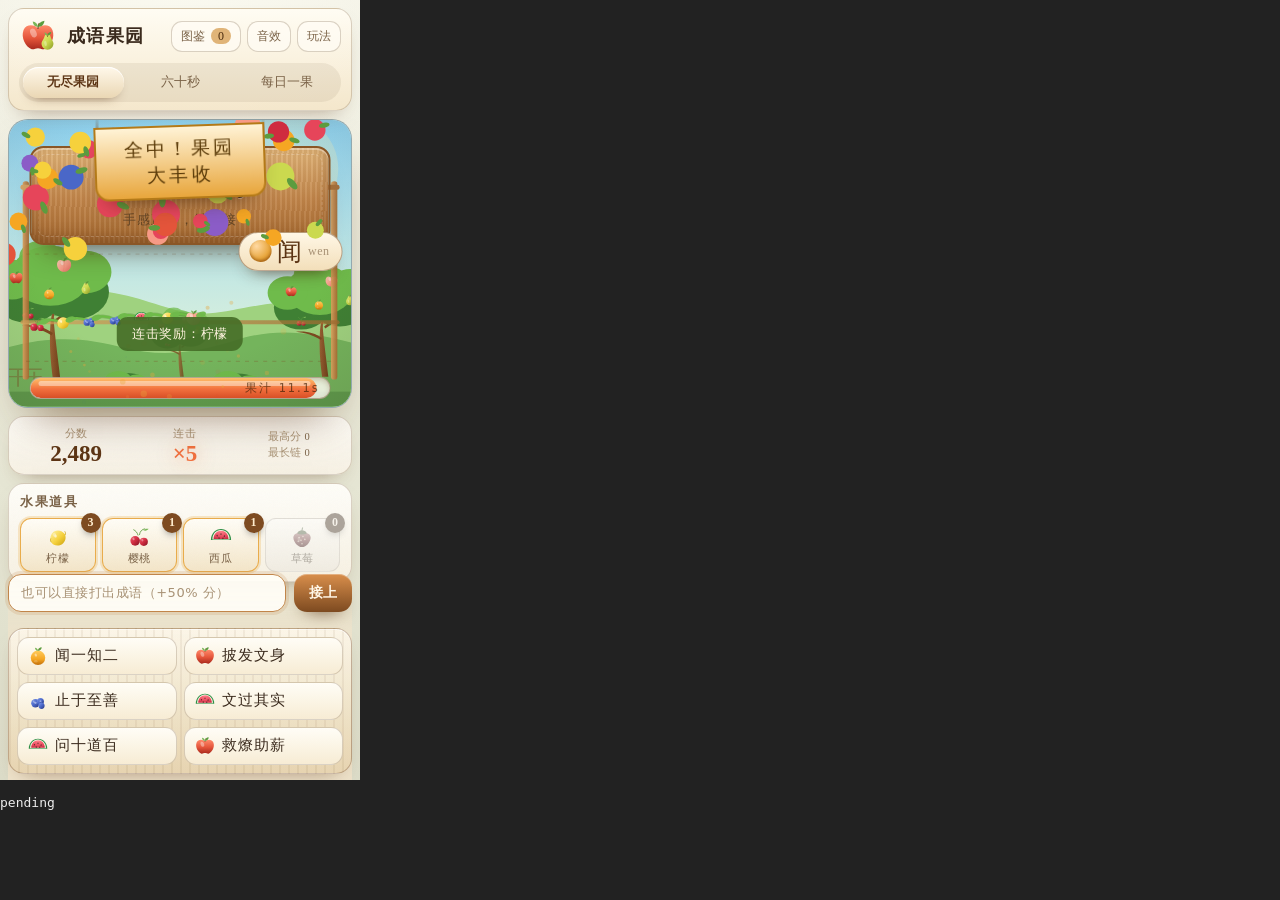
<file: tools/mobile-check.html>
<!DOCTYPE html>
<html lang="zh-CN">
<head>
<meta charset="utf-8">
<title>移动端布局校验</title>
<style>
  body { margin: 0; background: #222; font: 13px/1.5 monospace; color: #eee; }
  iframe { border: 0; display: block; background: #fff; }
  #wrap { display: flex; gap: 8px; flex-wrap: wrap; }
</style>
</head>
<body>
<div id="wrap"></div>
<pre id="mobile-report">pending</pre>
<script>
var SIZES = [[360, 780], [390, 844], [430, 932], [492, 844]];
var wrap = document.getElementById('wrap');
var out = [];

function measure(size) {
  return new Promise(function (resolve) {
    var f = document.createElement('iframe');
    f.width = size[0];
    f.height = size[1];
    f.src = '../index.html?metrics=1&demo=6';
    wrap.appendChild(f);
    f.onload = function () {
      setTimeout(function () {
        try {
          var doc = f.contentDocument;
          var pre = doc.getElementById('metrics');
          var data = pre ? JSON.parse(pre.textContent) : null;
          var win = f.contentWindow;
          var overflowEls = 0;
          var offenders = [];
          Array.prototype.forEach.call(doc.querySelectorAll('body *'), function (n) {
            var r = n.getBoundingClientRect();
            if (r.width === 0 || n.closest('.fx')) return;
            if (r.right > win.innerWidth + 1) {
              overflowEls++;
              if (offenders.length < 4) {
                var cls = typeof n.className === 'string' ? n.className.split(' ').slice(0, 2).join('.') : '';
                offenders.push(n.tagName.toLowerCase() + (n.id ? '#' + n.id : '') + (cls ? '.' + cls : '') +
                  ' right=' + Math.round(r.right));
              }
            }
          });
          var st = doc.getElementById('basket');
          var tags = st ? st.querySelectorAll('.tag') : [];
          // 真正会不会被横向滑走？
          win.scrollTo(400, 0);
          var canScrollX = win.scrollX > 0;
          win.scrollTo(0, 0);
          var containers = ['topbar', 'stage', 'basket', 'juice', 'sign', 'banner', 'console?', 'app'].map(function (id) {
            var node = doc.getElementById(id.replace('?', ''));
            if (!node) return null;
            var r = node.getBoundingClientRect();
            return { id: id, right: Math.round(r.right), w: Math.round(r.width) };
          }).filter(Boolean);
          var signWord = doc.getElementById('curWord');
          var signRect = signWord ? signWord.getBoundingClientRect() : null;
          var signBoard = signWord ? signWord.closest('.sign-board').getBoundingClientRect() : null;
          resolve({
            size: size.join('x'),
            inner: win.innerWidth + 'x' + win.innerHeight,
            scrollW: doc.documentElement.scrollWidth,
            horizontalOverflow: doc.documentElement.scrollWidth > win.innerWidth + 1,
            canScrollX: canScrollX,
            containers: containers,
            overflowEls: overflowEls,
            offenders: offenders,
            tagCount: tags.length,
            tagFirstRect: tags.length ? Math.round(tags[0].getBoundingClientRect().width) + 'x' +
              Math.round(tags[0].getBoundingClientRect().height) : '-',
            signTextWidth: signRect ? Math.round(signRect.width) + '/' + Math.round(signBoard.width) : '-',
            signClipped: signRect && signBoard ? signRect.width > signBoard.width + 1 : false,
            metrics: data ? { clientW: data.clientW, innerW: data.innerW } : null,
          });
        } catch (e) {
          resolve({ size: size.join('x'), error: String(e && e.message || e) });
        }
      }, 1200);
    };
  });
}

(async function () {
  for (var i = 0; i < SIZES.length; i++) out.push(await measure(SIZES[i]));
  document.getElementById('mobile-report').textContent = JSON.stringify(out);
})();
</script>
</body>
</html>
</file>
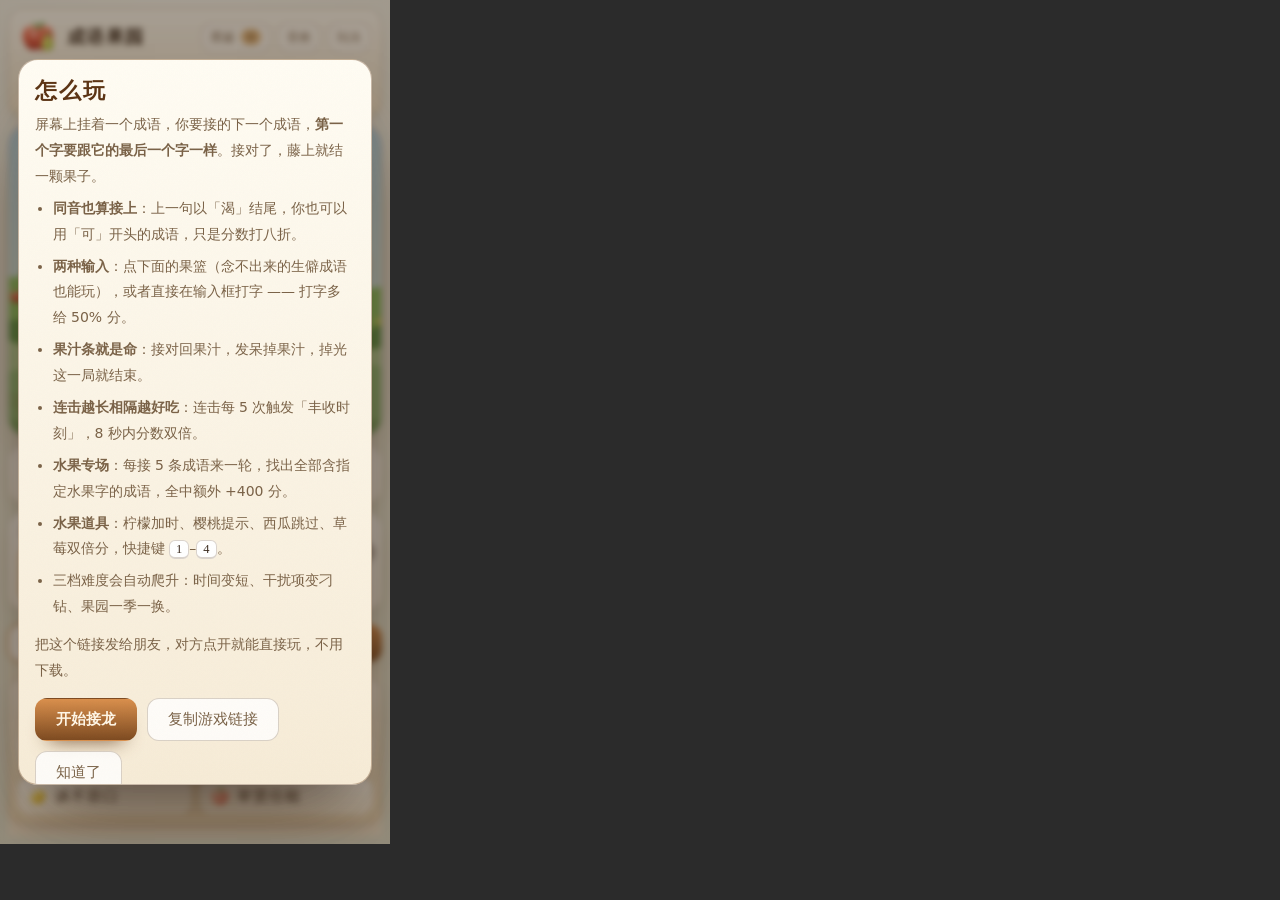
<file: tools/mobile-frame.html>
<!DOCTYPE html>
<html lang="zh-CN">
<head>
<meta charset="utf-8">
<title>手机视口取景框</title>
<style>
  html, body { margin: 0; padding: 0; background: #2b2b2b; }
  iframe { border: 0; display: block; }
</style>
</head>
<body>
<script>
  var q = new URLSearchParams(location.search);
  var w = q.get('w') || '390';
  var h = q.get('h') || '844';
  var f = document.createElement('iframe');
  f.width = w;
  f.height = h;
  f.src = '../index.html?' + (q.get('q') || '');
  document.body.appendChild(f);
</script>
</body>
</html>
</file>
